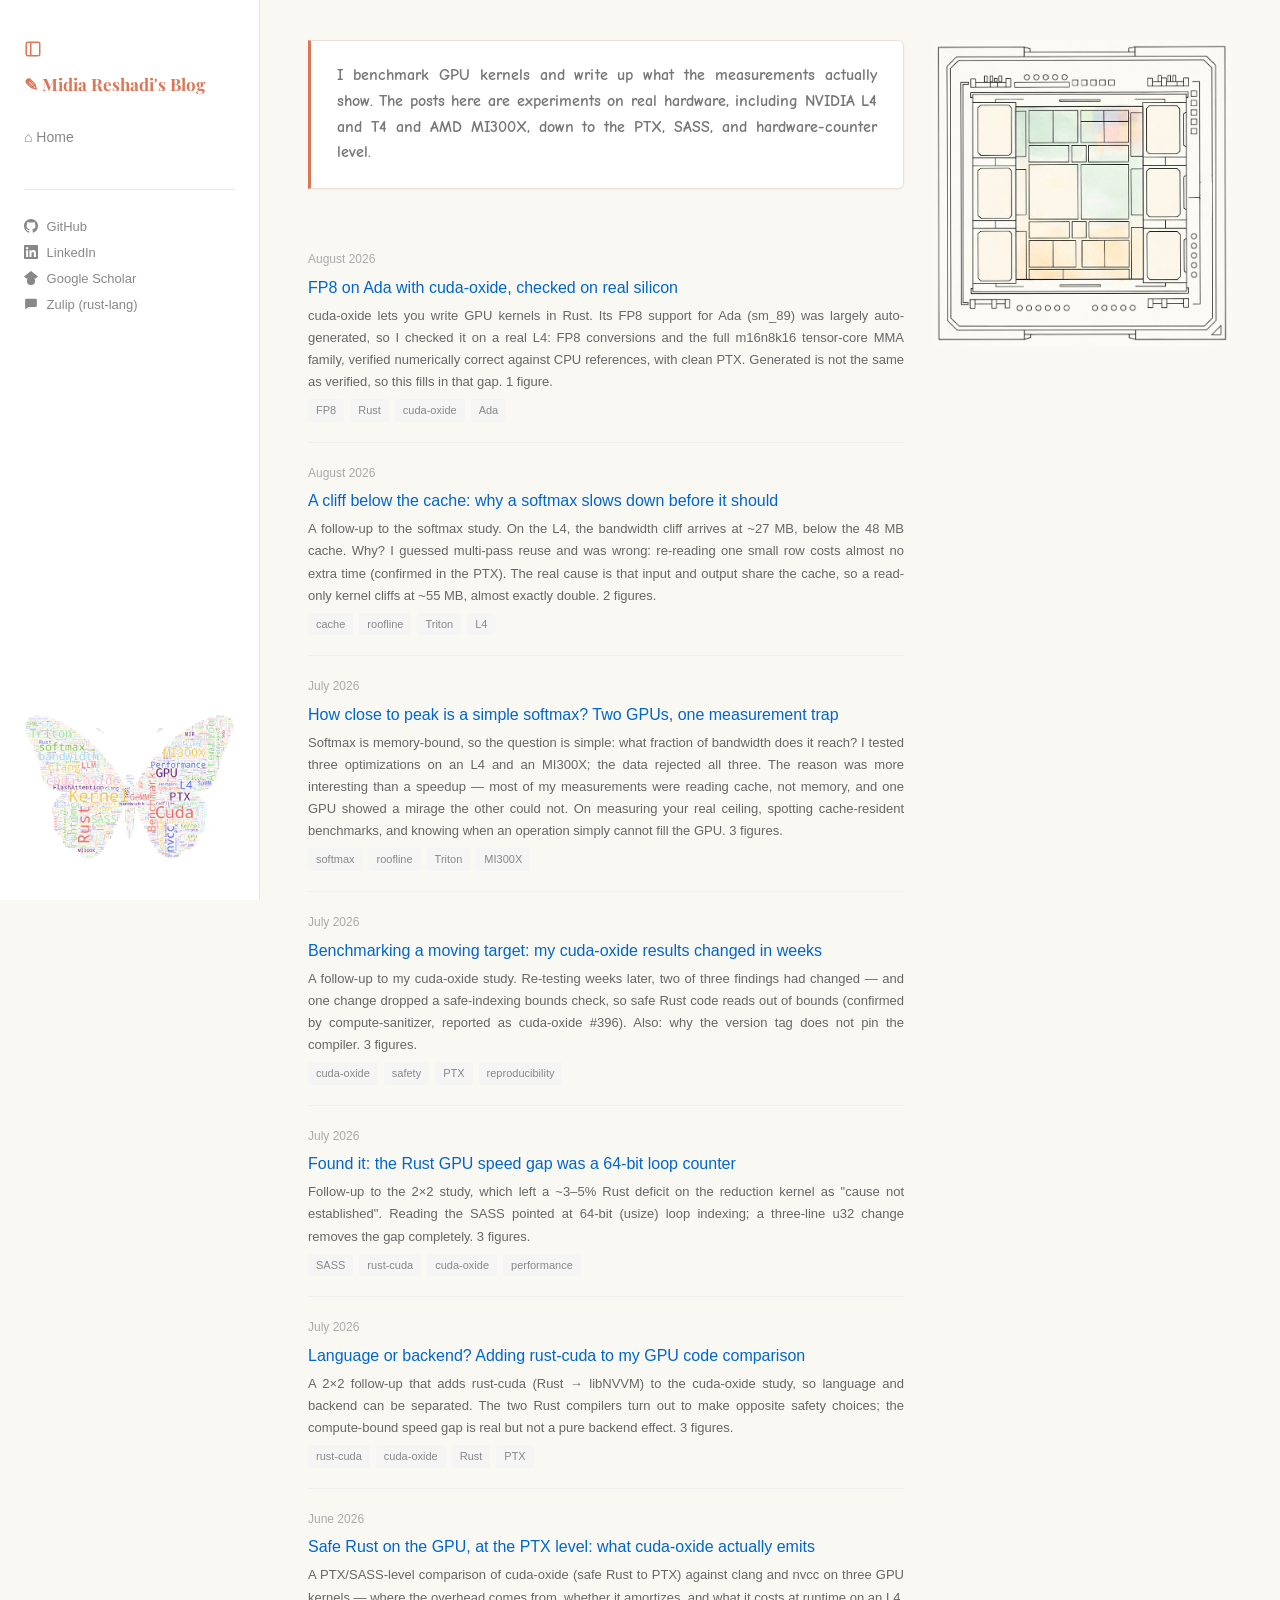
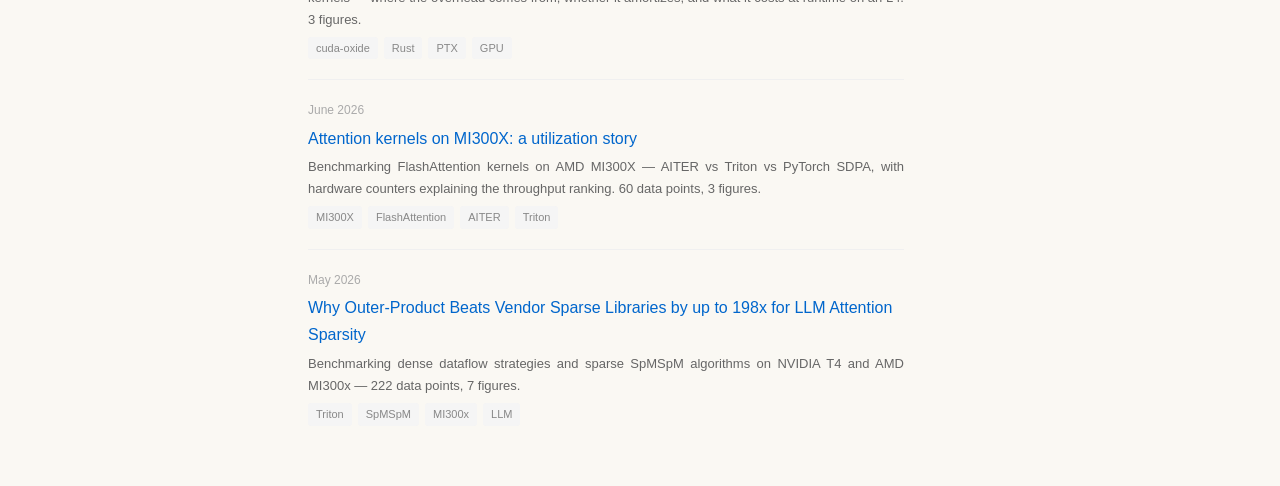
<file: index.html>
<!DOCTYPE html>
<html lang="en">
<head>
    <meta charset="UTF-8">
    <meta name="viewport" content="width=device-width, initial-scale=1.0">
    <title>Midia Reshadi — GPU kernel performance, measured</title>
    <meta name="description" content="Independent GPU kernel research. Benchmarks and low-level analysis on NVIDIA and AMD hardware, including the experiments that reject my own hypotheses.">
    <link rel="canonical" href="https://midiareshadi.github.io/">
    <meta property="og:type" content="website">
    <meta property="og:url" content="https://midiareshadi.github.io/">
    <meta property="og:title" content="Midia Reshadi — GPU kernel performance, measured">
    <meta property="og:description" content="Independent GPU kernel research. Benchmarks and low-level analysis on NVIDIA and AMD hardware, including the experiments that reject my own hypotheses.">
    <meta name="twitter:card" content="summary_large_image">
    <link rel="alternate" type="application/rss+xml" title="Midia Reshadi" href="https://midiareshadi.github.io/feed.xml">
    <link rel="preconnect" href="https://fonts.googleapis.com">
    <link rel="preconnect" href="https://fonts.gstatic.com" crossorigin>
    <link rel="stylesheet" href="css/style.css?v=13">
    <link href="https://fonts.googleapis.com/css2?family=Playfair+Display:wght@700&family=Comic+Neue:wght@700&display=swap" rel="stylesheet">
    <script defer src="js/site.js?v=13"></script>
</head>
<body class="home">
    <button id="floating-toggle" onclick="toggleSidebar()" title="Show sidebar">
        <svg width="18" height="18" viewBox="0 0 24 24" fill="none" stroke="currentColor" stroke-width="2"><rect x="3" y="3" width="18" height="18" rx="2"/><line x1="9" y1="3" x2="9" y2="21"/></svg>
    </button>
    <aside class="sidebar">
        <div class="sidebar-head">
            <button class="sidebar-toggle" onclick="toggleSidebar()" title="Toggle sidebar">
                <svg width="18" height="18" viewBox="0 0 24 24" fill="none" stroke="currentColor" stroke-width="2"><rect x="3" y="3" width="18" height="18" rx="2"/><line x1="9" y1="3" x2="9" y2="21"/></svg>
            </button>
            <p class="sidebar-brand">&#9998; Midia Reshadi's Blog</p>
        </div>
        <ul class="sidebar-nav">
            <li><a href="index.html">&#8962; Home</a></li>
        </ul>
        <div class="sidebar-links">
            <a href="https://github.com/midiareshadi" target="_blank" rel="noopener">
                <svg width="14" height="14" viewBox="0 0 24 24" fill="currentColor" class="sidebar-icon"><path d="M12 0C5.37 0 0 5.37 0 12c0 5.31 3.435 9.795 8.205 11.385.6.105.825-.255.825-.57 0-.285-.015-1.23-.015-2.235-3.015.555-3.795-.735-4.035-1.41-.135-.345-.72-1.41-1.23-1.695-.42-.225-1.02-.78-.015-.795.945-.015 1.62.87 1.845 1.23 1.08 1.815 2.805 1.305 3.495.99.105-.78.42-1.305.765-1.605-2.67-.3-5.46-1.335-5.46-5.925 0-1.305.465-2.385 1.23-3.225-.12-.3-.54-1.53.12-3.18 0 0 1.005-.315 3.3 1.23.96-.27 1.98-.405 3-.405s2.04.135 3 .405c2.295-1.56 3.3-1.23 3.3-1.23.66 1.65.24 2.88.12 3.18.765.84 1.23 1.905 1.23 3.225 0 4.605-2.805 5.625-5.475 5.925.435.375.81 1.095.81 2.22 0 1.605-.015 2.895-.015 3.3 0 .315.225.69.825.57A12.02 12.02 0 0 0 24 12c0-6.63-5.37-12-12-12z"/></svg>
                GitHub
            </a>
            <a href="https://www.linkedin.com/in/midia-reshadi/" target="_blank" rel="noopener">
                <svg width="14" height="14" viewBox="0 0 24 24" fill="currentColor" class="sidebar-icon"><path d="M20.447 20.452h-3.554v-5.569c0-1.328-.027-3.037-1.852-3.037-1.853 0-2.136 1.445-2.136 2.939v5.667H9.351V9h3.414v1.561h.046c.477-.9 1.637-1.85 3.37-1.85 3.601 0 4.267 2.37 4.267 5.455v6.286zM5.337 7.433a2.062 2.062 0 0 1-2.063-2.065 2.064 2.064 0 1 1 2.063 2.065zm1.782 13.019H3.555V9h3.564v11.452zM22.225 0H1.771C.792 0 0 .774 0 1.729v20.542C0 23.227.792 24 1.771 24h20.451C23.2 24 24 23.227 24 22.271V1.729C24 .774 23.2 0 22.222 0h.003z"/></svg>
                LinkedIn
            </a>
            <a href="https://scholar.google.com/citations?user=gVWj19kAAAAJ&hl=en" target="_blank" rel="noopener">
                <svg width="14" height="14" viewBox="0 0 24 24" fill="currentColor" class="sidebar-icon"><path d="M12 24a7 7 0 1 1 0-14 7 7 0 0 1 0 14zm0-24L0 9.5l4.838 3.94A8 8 0 0 1 12 10a8 8 0 0 1 7.162 3.44L24 9.5z"/></svg>
                Google Scholar
            </a>
            <a href="https://rust-lang.zulipchat.com/#user/818806" target="_blank" rel="noopener">
                <svg width="14" height="14" viewBox="0 0 24 24" fill="currentColor" class="sidebar-icon"><path d="M2 5a2 2 0 0 1 2-2h16a2 2 0 0 1 2 2v10a2 2 0 0 1-2 2H8l-6 4V5z"/></svg>
                Zulip (rust-lang)
            </a>
        </div>
        <div class="sidebar-figure">
            <img src="assets/figures/butterfly-tags.png" width="530" height="367"
                 alt="A butterfly made from the topics on this blog: GPU, kernel, CUDA, Triton, Rust, cuda-oxide, PTX, SASS, MI300X and more">
        </div>
    </aside>
    <main class="main">
    <p id="filter-bar"></p>
    <div class="intro-row">
      <div class="intro">
        <p>I benchmark GPU kernels and write up what the measurements actually show. The posts here are experiments on real hardware, including NVIDIA L4 and T4 and AMD MI300X, down to the PTX, SASS, and hardware-counter level.</p>
      </div>
      <img class="gpu-mark" src="assets/figures/gpu_abstract_trim.jpeg" width="725" height="739"
           alt="Abstract line drawing of a GPU die floorplan: a central compute array flanked by memory blocks">
    </div>
        <ul class="post-list">
            <li class="post-item">
                <p class="post-date">August 2026</p>
                <p class="post-title">
                    <a href="/blog/fp8-ada/">
                        FP8 on Ada with cuda-oxide, checked on real silicon
                    </a>
                </p>
                <p class="post-desc">cuda-oxide lets you write GPU kernels in Rust. Its FP8 support for Ada (sm_89) was largely auto-generated, so I checked it on a real L4: FP8 conversions and the full m16n8k16 tensor-core MMA family, verified numerically correct against CPU references, with clean PTX. Generated is not the same as verified, so this fills in that gap. 1 figure.</p>
                <div class="post-tags">
                    <span class="tag">FP8</span>
                    <span class="tag">Rust</span>
                    <span class="tag">cuda-oxide</span>
                    <span class="tag">Ada</span>
                </div>
            </li>
            <li class="post-item">
                <p class="post-date">August 2026</p>
                <p class="post-title">
                    <a href="/blog/cache-cliff/">
                        A cliff below the cache: why a softmax slows down before it should
                    </a>
                </p>
                <p class="post-desc">A follow-up to the softmax study. On the L4, the bandwidth cliff arrives at ~27 MB, below the 48 MB cache. Why? I guessed multi-pass reuse and was wrong: re-reading one small row costs almost no extra time (confirmed in the PTX). The real cause is that input and output share the cache, so a read-only kernel cliffs at ~55 MB, almost exactly double. 2 figures.</p>
                <div class="post-tags">
                    <span class="tag">cache</span>
                    <span class="tag">roofline</span>
                    <span class="tag">Triton</span>
                    <span class="tag">L4</span>
                </div>
            </li>
            <li class="post-item">
                <p class="post-date">July 2026</p>
                <p class="post-title">
                    <a href="/blog/softmax-cache-mirage/">
                        How close to peak is a simple softmax? Two GPUs, one measurement trap
                    </a>
                </p>
                <p class="post-desc">Softmax is memory-bound, so the question is simple: what fraction of bandwidth does it reach? I tested three optimizations on an L4 and an MI300X; the data rejected all three. The reason was more interesting than a speedup — most of my measurements were reading cache, not memory, and one GPU showed a mirage the other could not. On measuring your real ceiling, spotting cache-resident benchmarks, and knowing when an operation simply cannot fill the GPU. 3 figures.</p>
                <div class="post-tags">
                    <span class="tag">softmax</span>
                    <span class="tag">roofline</span>
                    <span class="tag">Triton</span>
                    <span class="tag">MI300X</span>
                </div>
            </li>
            <li class="post-item">
                <p class="post-date">July 2026</p>
                <p class="post-title">
                    <a href="/blog/oxide-moving-target/">
                        Benchmarking a moving target: my cuda-oxide results changed in weeks
                    </a>
                </p>
                <p class="post-desc">A follow-up to my cuda-oxide study. Re-testing weeks later, two of three findings had changed — and one change dropped a safe-indexing bounds check, so safe Rust code reads out of bounds (confirmed by compute-sanitizer, reported as cuda-oxide #396). Also: why the version tag does not pin the compiler. 3 figures.</p>
                <div class="post-tags">
                    <span class="tag">cuda-oxide</span>
                    <span class="tag">safety</span>
                    <span class="tag">PTX</span>
                    <span class="tag">reproducibility</span>
                </div>
            </li>
            <li class="post-item">
                <p class="post-date">July 2026</p>
                <p class="post-title">
                    <a href="/blog/reduction-gap/">
                        Found it: the Rust GPU speed gap was a 64-bit loop counter
                    </a>
                </p>
                <p class="post-desc">Follow-up to the 2×2 study, which left a ~3–5% Rust deficit on the reduction kernel as &quot;cause not established&quot;. Reading the SASS pointed at 64-bit (usize) loop indexing; a three-line u32 change removes the gap completely. 3 figures.</p>
                <div class="post-tags">
                    <span class="tag">SASS</span>
                    <span class="tag">rust-cuda</span>
                    <span class="tag">cuda-oxide</span>
                    <span class="tag">performance</span>
                </div>
            </li>
            <li class="post-item">
                <p class="post-date">July 2026</p>
                <p class="post-title">
                    <a href="/blog/rust-cuda-vs-oxide/">
                        Language or backend? Adding rust-cuda to my GPU code comparison
                    </a>
                </p>
                <p class="post-desc">A 2×2 follow-up that adds rust-cuda (Rust → libNVVM) to the cuda-oxide study, so language and backend can be separated. The two Rust compilers turn out to make opposite safety choices; the compute-bound speed gap is real but not a pure backend effect. 3 figures.</p>
                <div class="post-tags">
                    <span class="tag">rust-cuda</span>
                    <span class="tag">cuda-oxide</span>
                    <span class="tag">Rust</span>
                    <span class="tag">PTX</span>
                </div>
            </li>
            <li class="post-item">
                <p class="post-date">June 2026</p>
                <p class="post-title">
                    <a href="/blog/cuda-oxide-ptx/">
                        Safe Rust on the GPU, at the PTX level: what cuda-oxide actually emits
                    </a>
                </p>
                <p class="post-desc">A PTX/SASS-level comparison of cuda-oxide (safe Rust to PTX) against clang and nvcc on three GPU kernels — where the overhead comes from, whether it amortizes, and what it costs at runtime on an L4. 3 figures.</p>
                <div class="post-tags">
                    <span class="tag">cuda-oxide</span>
                    <span class="tag">Rust</span>
                    <span class="tag">PTX</span>
                    <span class="tag">GPU</span>
                </div>
            </li>
            <li class="post-item">
                <p class="post-date">June 2026</p>
                <p class="post-title">
                    <a href="/blog/attn-dsl-bench/">
                        Attention kernels on MI300X: a utilization story
                    </a>
                </p>
                <p class="post-desc">Benchmarking FlashAttention kernels on AMD MI300X — AITER vs Triton vs PyTorch SDPA, with hardware counters explaining the throughput ranking. 60 data points, 3 figures.</p>
                <div class="post-tags">
                    <span class="tag">MI300X</span>
                    <span class="tag">FlashAttention</span>
                    <span class="tag">AITER</span>
                    <span class="tag">Triton</span>
                </div>
            </li>
            <li class="post-item">
                <p class="post-date">May 2026</p>
                <p class="post-title">
                    <a href="/blog/spmm-benchmark/">
                        Why Outer-Product Beats Vendor Sparse Libraries by up to 198x for LLM Attention Sparsity
                    </a>
                </p>
                <p class="post-desc">Benchmarking dense dataflow strategies and sparse SpMSpM algorithms on NVIDIA T4 and AMD MI300x — 222 data points, 7 figures.</p>
                <div class="post-tags">
                    <span class="tag">Triton</span>
                    <span class="tag">SpMSpM</span>
                    <span class="tag">MI300x</span>
                    <span class="tag">LLM</span>
                </div>
            </li>
        </ul>
    </main>
</body>
</html>
</file>
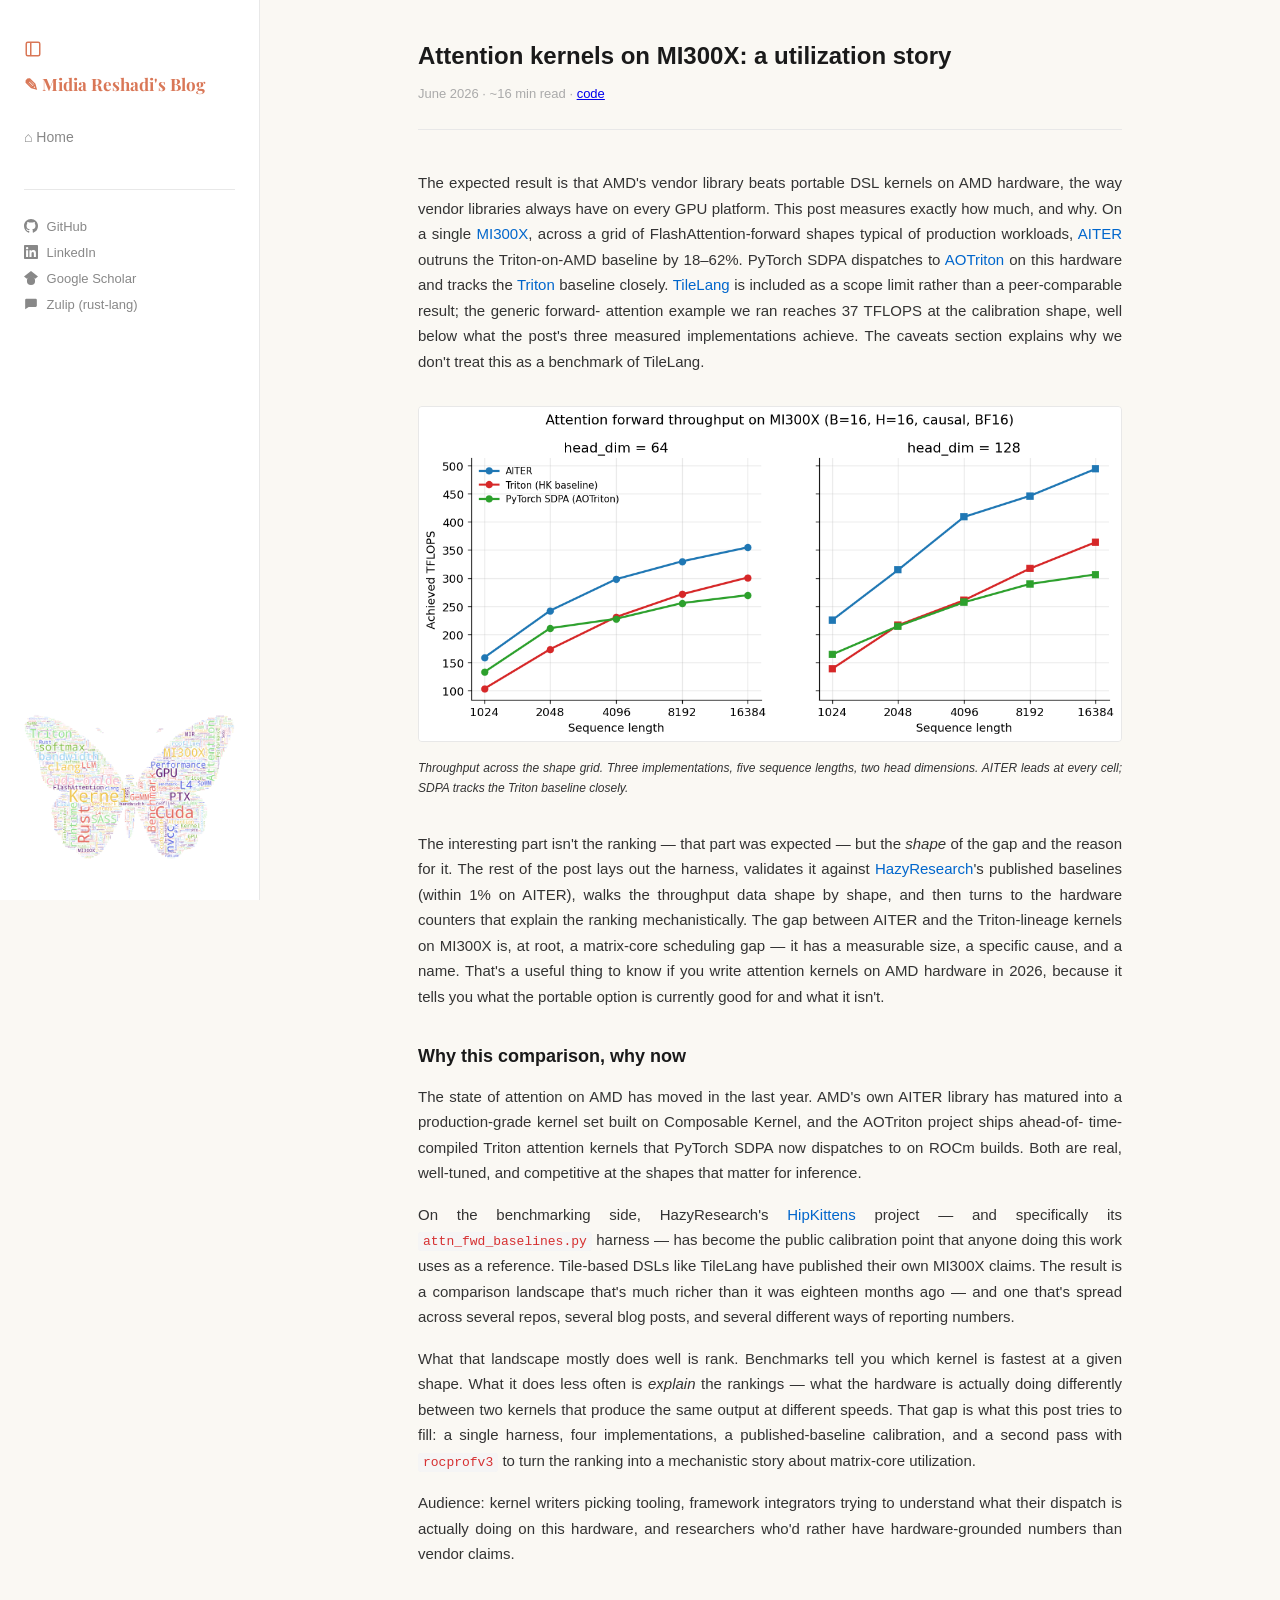
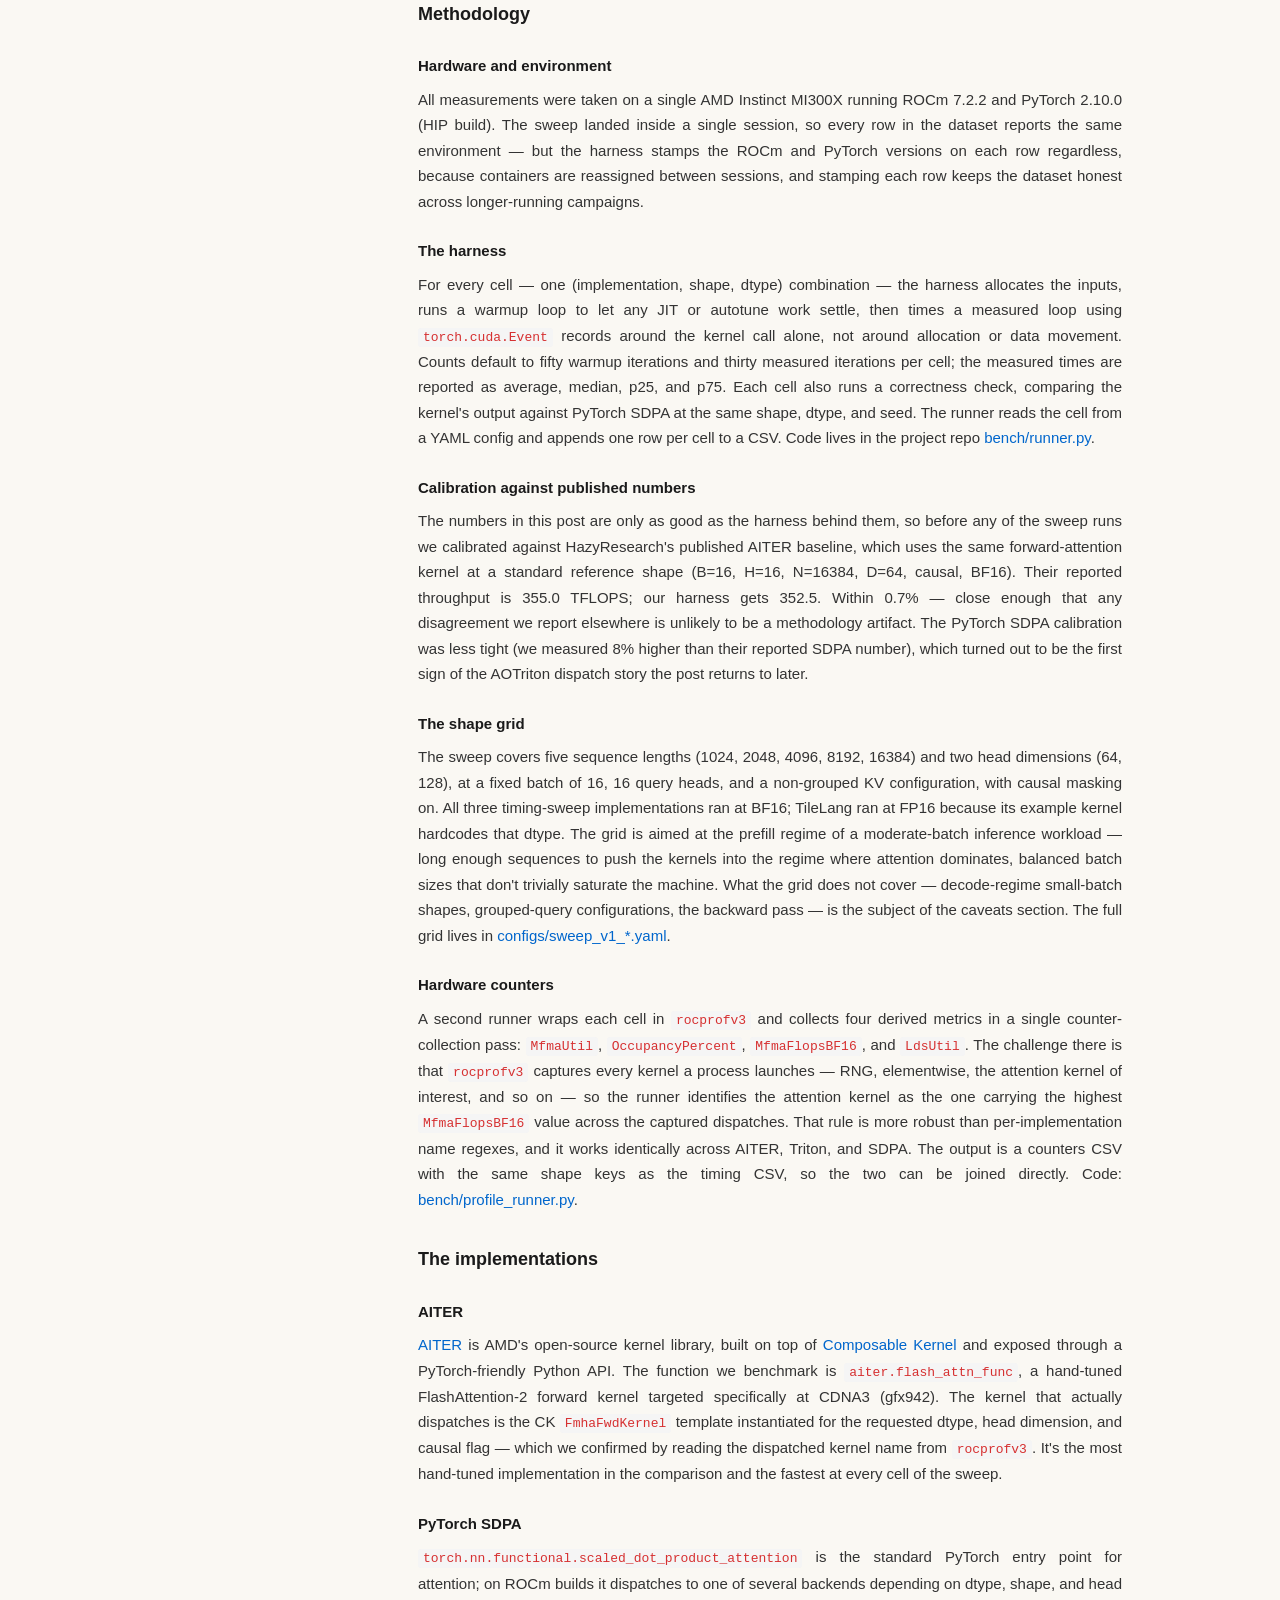
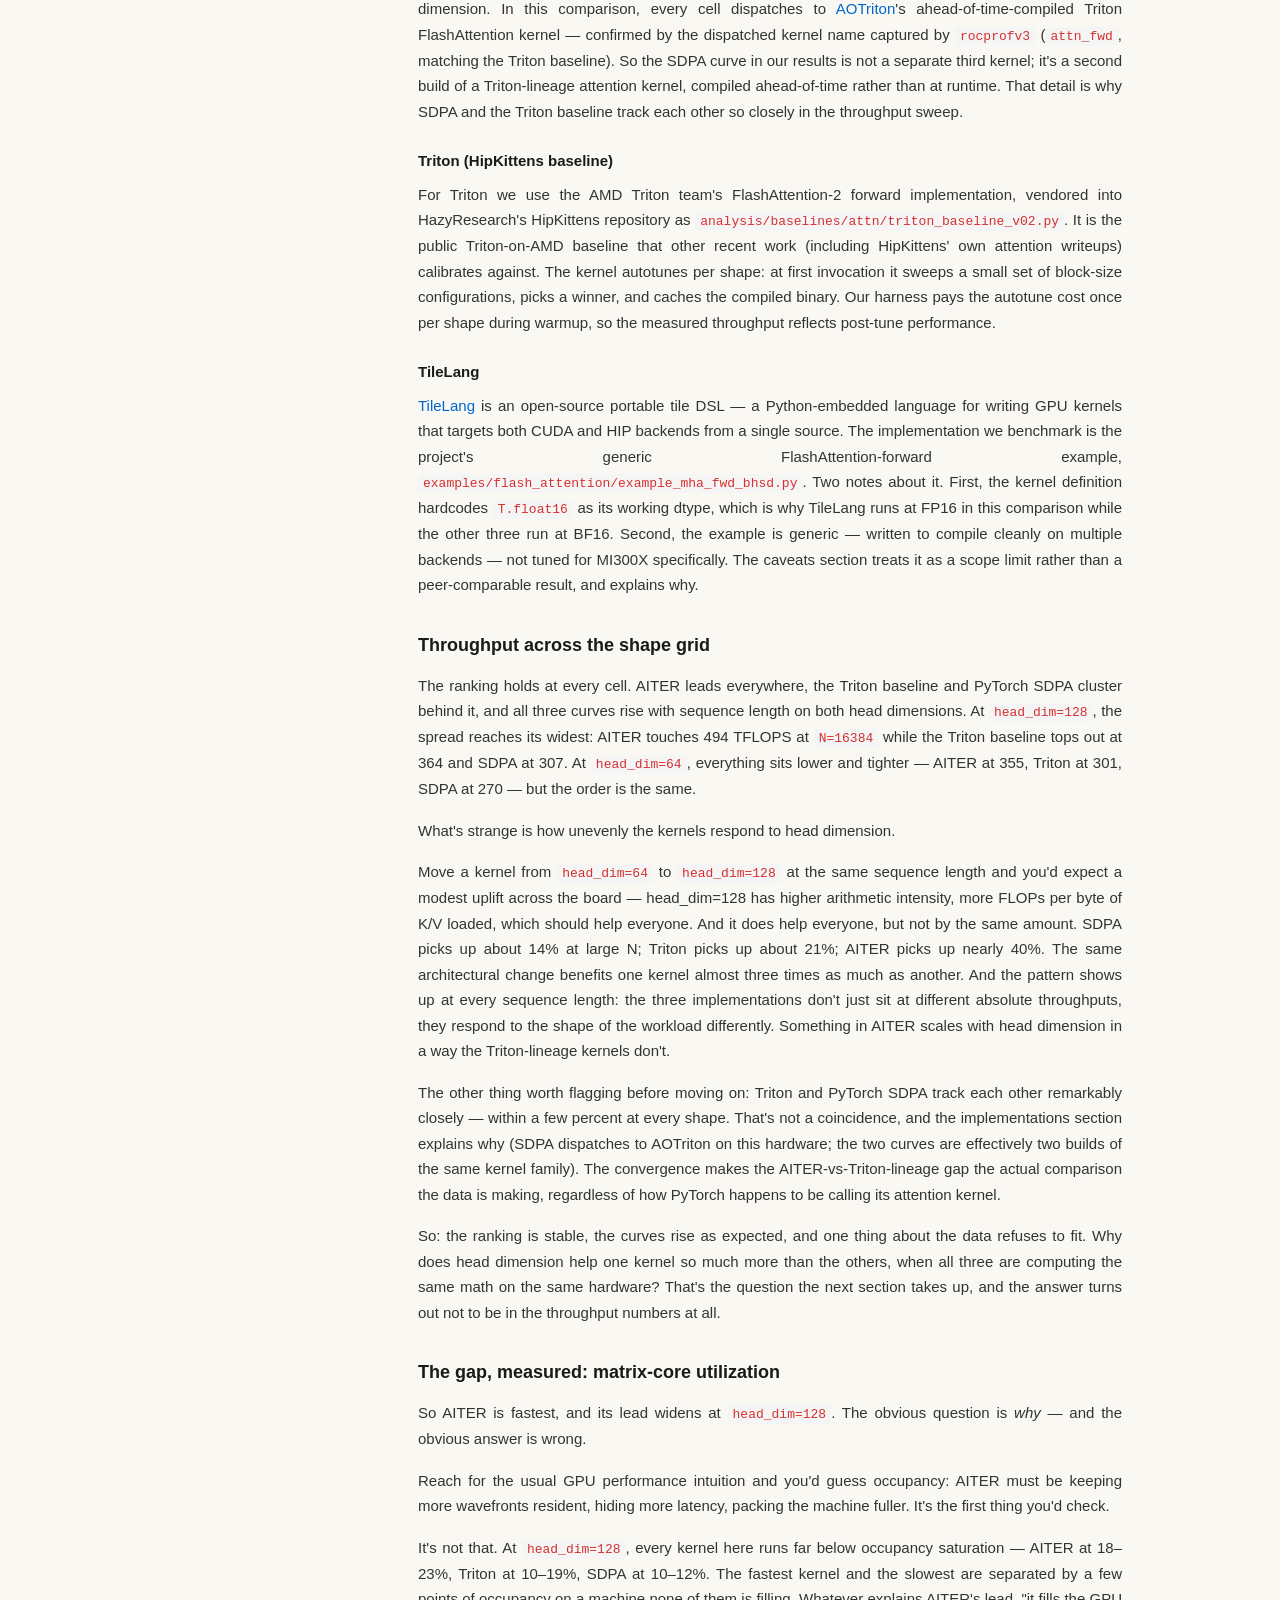
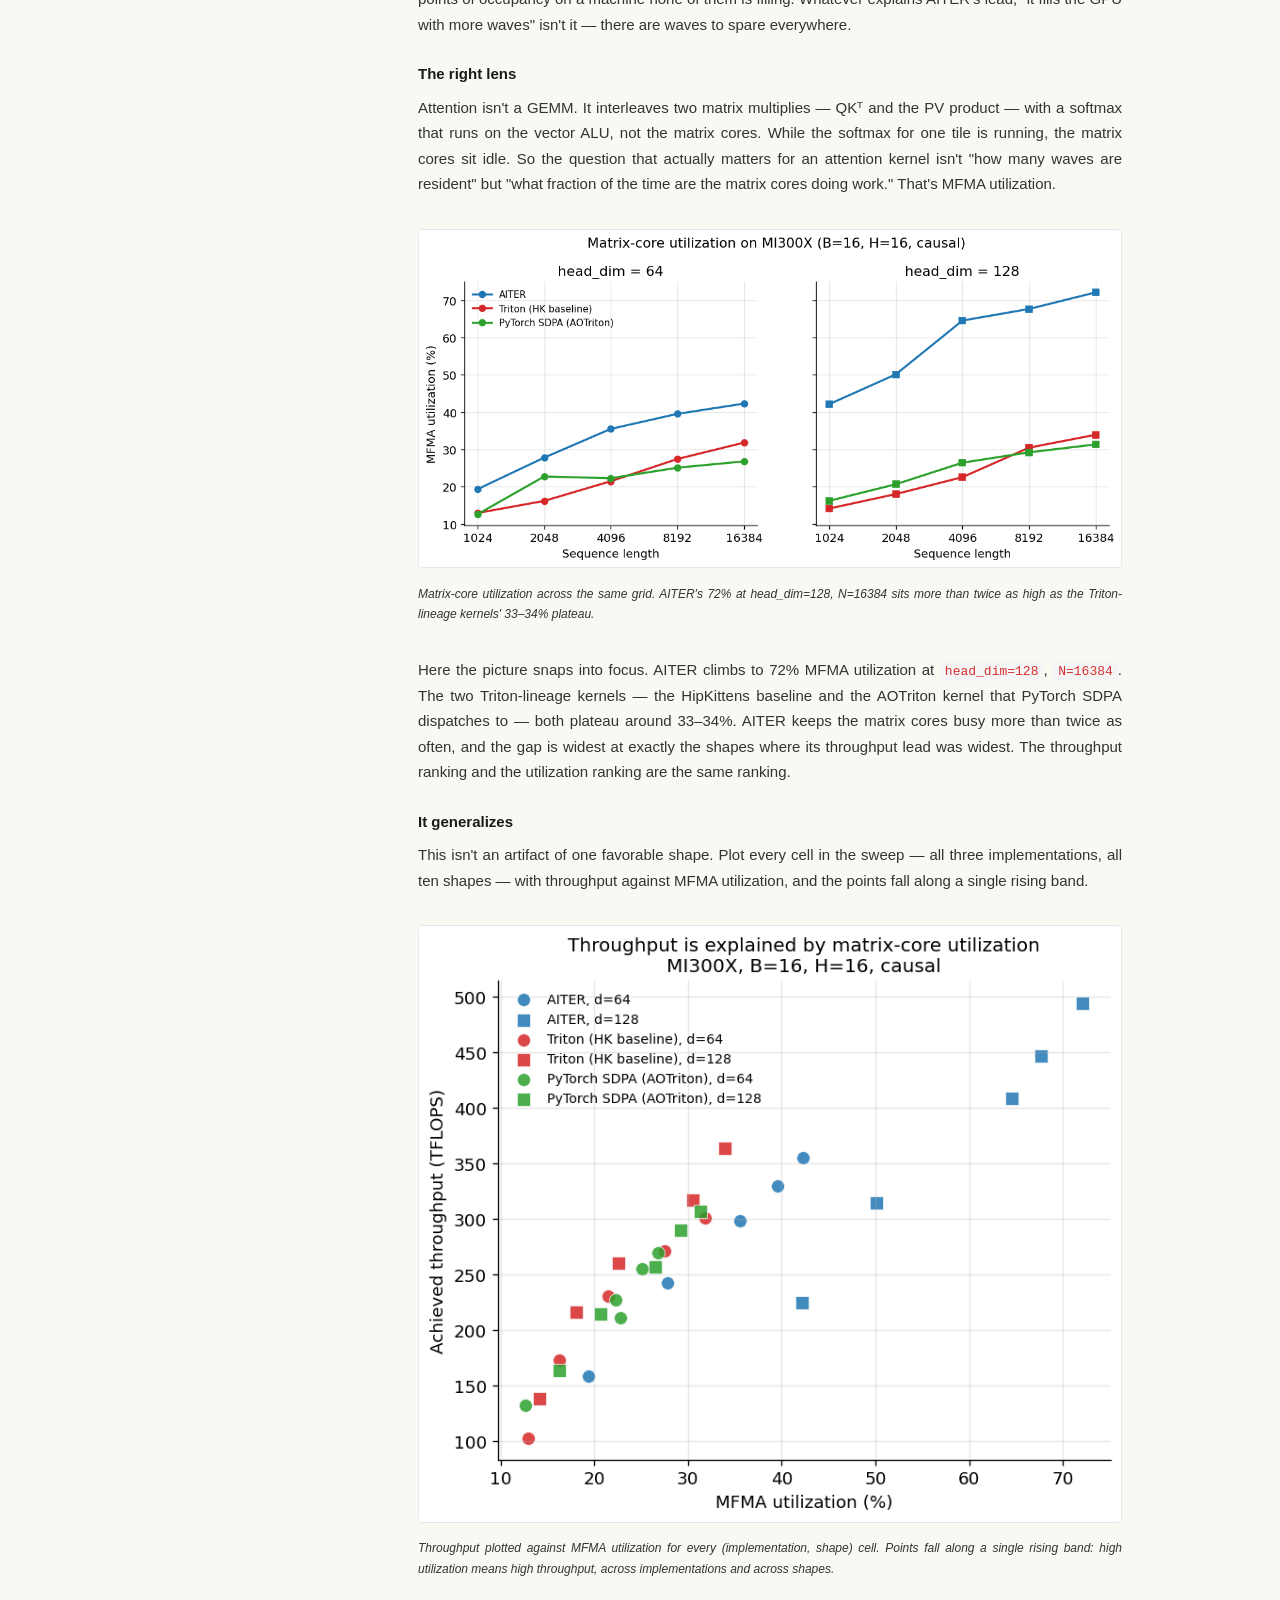
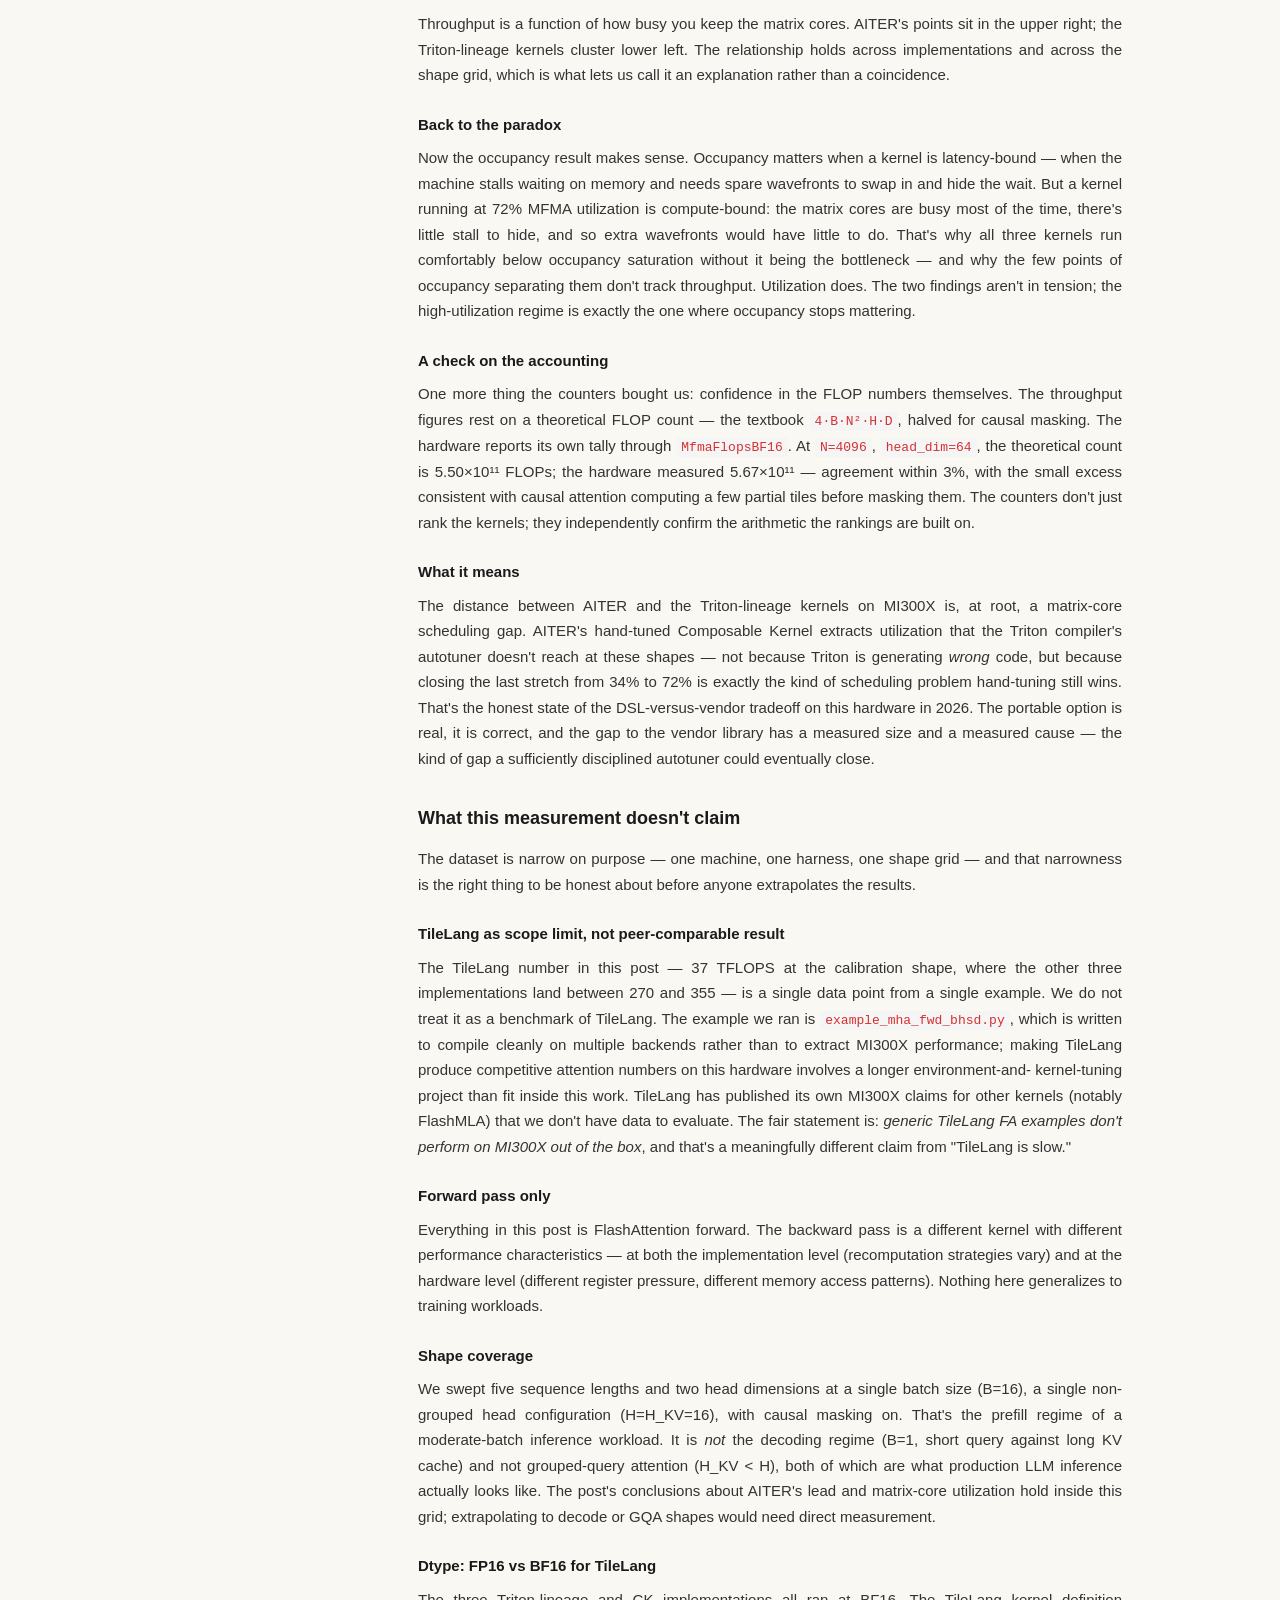
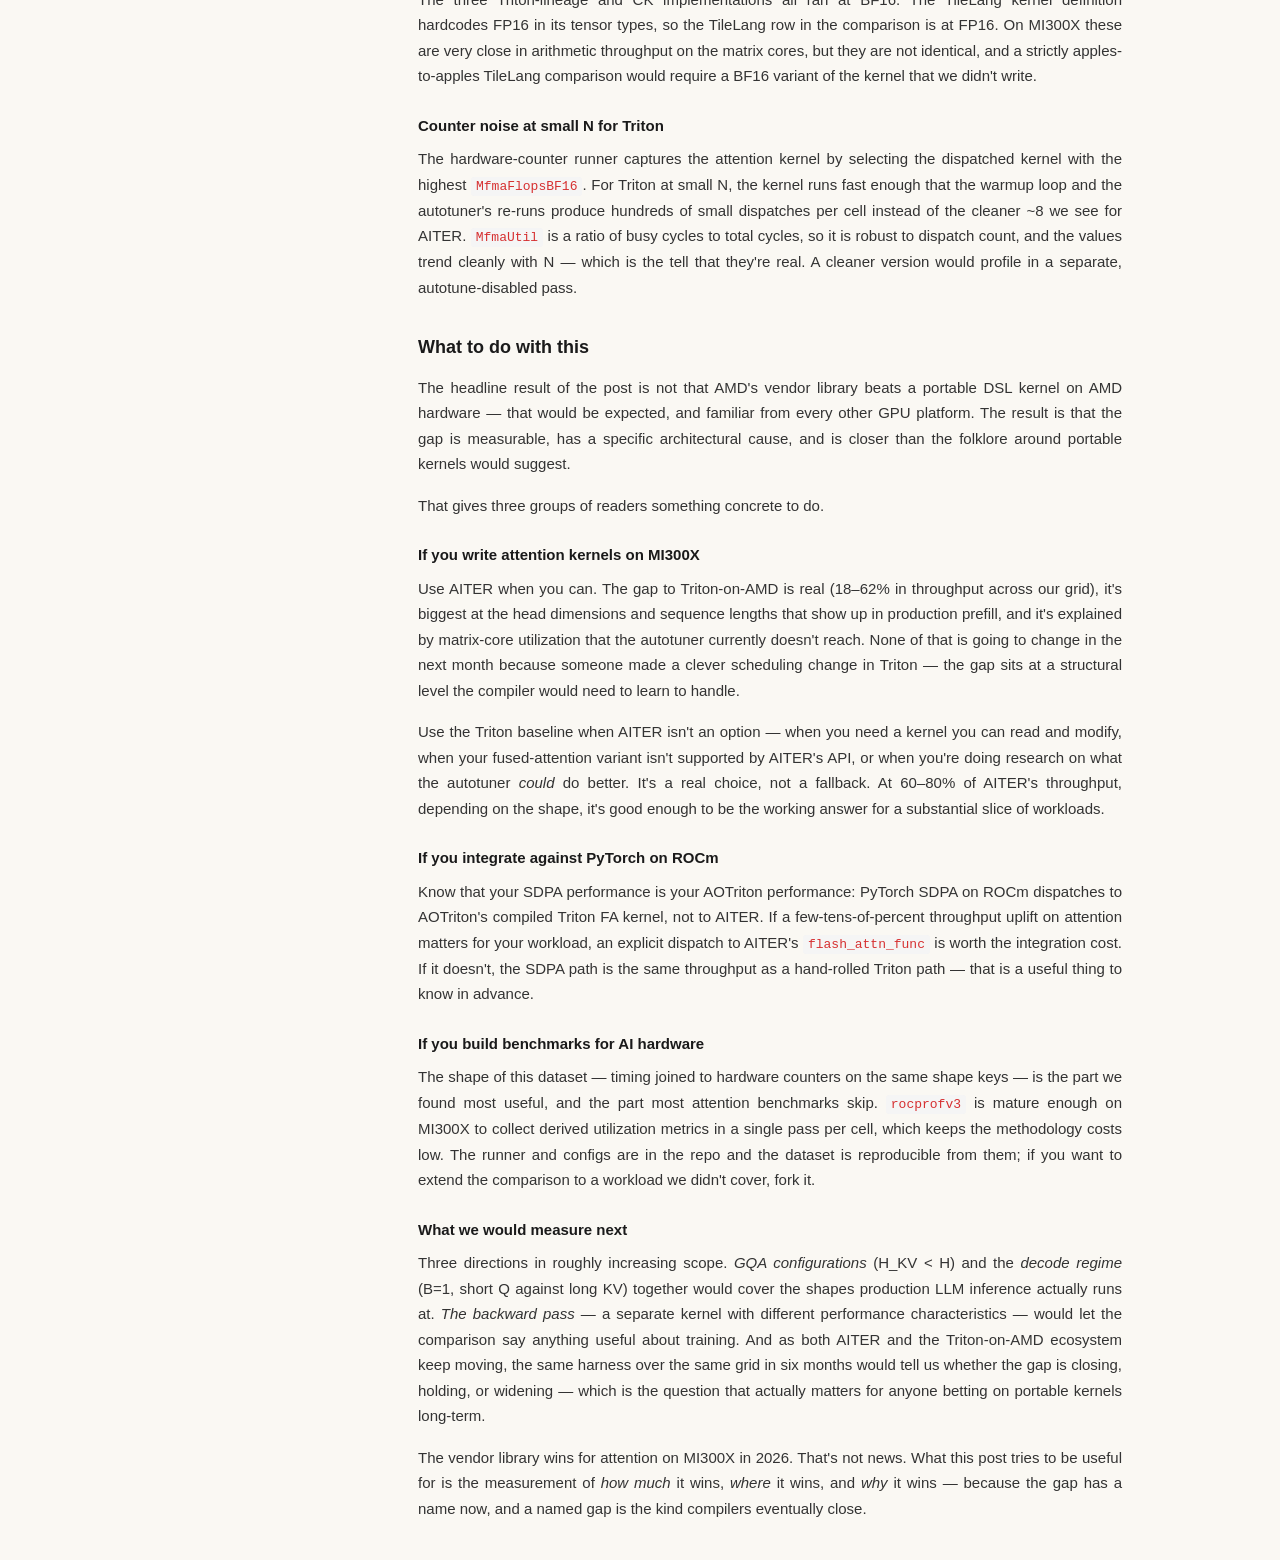
<file: blog/attn-dsl-bench/index.html>
<!DOCTYPE html>
<html lang="en">
<head>
    <meta charset="UTF-8">
    <meta name="viewport" content="width=device-width, initial-scale=1.0">
    <title>Attention kernels on MI300X: a utilization story — Midia Reshadi</title>
    <meta name="description" content="Benchmarking FlashAttention kernels on AMD MI300X — AITER vs Triton vs PyTorch SDPA, with hardware counters explaining the throughput ranking. 60 data points, 3 figures.">
    <link rel="canonical" href="https://midiareshadi.github.io/blog/attn-dsl-bench/">
    <meta property="og:type" content="article">
    <meta property="og:url" content="https://midiareshadi.github.io/blog/attn-dsl-bench/">
    <meta property="og:title" content="Attention kernels on MI300X: a utilization story — Midia Reshadi">
    <meta property="og:description" content="Benchmarking FlashAttention kernels on AMD MI300X — AITER vs Triton vs PyTorch SDPA, with hardware counters explaining the throughput ranking. 60 data points, 3 figures.">
    <meta name="twitter:card" content="summary_large_image">
    <link rel="alternate" type="application/rss+xml" title="Midia Reshadi" href="https://midiareshadi.github.io/feed.xml">
    <link rel="preconnect" href="https://fonts.googleapis.com">
    <link rel="preconnect" href="https://fonts.gstatic.com" crossorigin>
    <link rel="stylesheet" href="../../css/style.css?v=13">
    <link href="https://fonts.googleapis.com/css2?family=Playfair+Display:wght@700&family=Comic+Neue:wght@700&display=swap" rel="stylesheet">
    <script defer src="../../js/site.js?v=13"></script>
</head>
<body>
    <button id="floating-toggle" onclick="toggleSidebar()" title="Show sidebar">
        <svg width="18" height="18" viewBox="0 0 24 24" fill="none" stroke="currentColor" stroke-width="2"><rect x="3" y="3" width="18" height="18" rx="2"/><line x1="9" y1="3" x2="9" y2="21"/></svg>
    </button>
    <aside class="sidebar">
        <div class="sidebar-head">
            <button class="sidebar-toggle" onclick="toggleSidebar()" title="Toggle sidebar">
                <svg width="18" height="18" viewBox="0 0 24 24" fill="none" stroke="currentColor" stroke-width="2"><rect x="3" y="3" width="18" height="18" rx="2"/><line x1="9" y1="3" x2="9" y2="21"/></svg>
            </button>
            <p class="sidebar-brand">&#9998; Midia Reshadi's Blog</p>
        </div>
        <ul class="sidebar-nav">
            <li><a href="../../index.html">&#8962; Home</a></li>
        </ul>
        <div class="sidebar-links">
            <a href="https://github.com/midiareshadi" target="_blank" rel="noopener">
                <svg width="14" height="14" viewBox="0 0 24 24" fill="currentColor" class="sidebar-icon"><path d="M12 0C5.37 0 0 5.37 0 12c0 5.31 3.435 9.795 8.205 11.385.6.105.825-.255.825-.57 0-.285-.015-1.23-.015-2.235-3.015.555-3.795-.735-4.035-1.41-.135-.345-.72-1.41-1.23-1.695-.42-.225-1.02-.78-.015-.795.945-.015 1.62.87 1.845 1.23 1.08 1.815 2.805 1.305 3.495.99.105-.78.42-1.305.765-1.605-2.67-.3-5.46-1.335-5.46-5.925 0-1.305.465-2.385 1.23-3.225-.12-.3-.54-1.53.12-3.18 0 0 1.005-.315 3.3 1.23.96-.27 1.98-.405 3-.405s2.04.135 3 .405c2.295-1.56 3.3-1.23 3.3-1.23.66 1.65.24 2.88.12 3.18.765.84 1.23 1.905 1.23 3.225 0 4.605-2.805 5.625-5.475 5.925.435.375.81 1.095.81 2.22 0 1.605-.015 2.895-.015 3.3 0 .315.225.69.825.57A12.02 12.02 0 0 0 24 12c0-6.63-5.37-12-12-12z"/></svg>
                GitHub
            </a>
            <a href="https://www.linkedin.com/in/midia-reshadi/" target="_blank" rel="noopener">
                <svg width="14" height="14" viewBox="0 0 24 24" fill="currentColor" class="sidebar-icon"><path d="M20.447 20.452h-3.554v-5.569c0-1.328-.027-3.037-1.852-3.037-1.853 0-2.136 1.445-2.136 2.939v5.667H9.351V9h3.414v1.561h.046c.477-.9 1.637-1.85 3.37-1.85 3.601 0 4.267 2.37 4.267 5.455v6.286zM5.337 7.433a2.062 2.062 0 0 1-2.063-2.065 2.064 2.064 0 1 1 2.063 2.065zm1.782 13.019H3.555V9h3.564v11.452zM22.225 0H1.771C.792 0 0 .774 0 1.729v20.542C0 23.227.792 24 1.771 24h20.451C23.2 24 24 23.227 24 22.271V1.729C24 .774 23.2 0 22.222 0h.003z"/></svg>
                LinkedIn
            </a>
            <a href="https://scholar.google.com/citations?user=gVWj19kAAAAJ&hl=en" target="_blank" rel="noopener">
                <svg width="14" height="14" viewBox="0 0 24 24" fill="currentColor" class="sidebar-icon"><path d="M12 24a7 7 0 1 1 0-14 7 7 0 0 1 0 14zm0-24L0 9.5l4.838 3.94A8 8 0 0 1 12 10a8 8 0 0 1 7.162 3.44L24 9.5z"/></svg>
                Google Scholar
            </a>
            <a href="https://rust-lang.zulipchat.com/#user/818806" target="_blank" rel="noopener">
                <svg width="14" height="14" viewBox="0 0 24 24" fill="currentColor" class="sidebar-icon"><path d="M2 5a2 2 0 0 1 2-2h16a2 2 0 0 1 2 2v10a2 2 0 0 1-2 2H8l-6 4V5z"/></svg>
                Zulip (rust-lang)
            </a>
        </div>
        <div class="sidebar-figure">
            <img src="../../assets/figures/butterfly-tags.png" width="530" height="367"
                 alt="A butterfly made from the topics on this blog: GPU, kernel, CUDA, Triton, Rust, cuda-oxide, PTX, SASS, MI300X and more">
        </div>
    </aside>
    <main class="main">
        <article>
            <header class="post-header">
                <h1>Attention kernels on MI300X: a utilization story</h1>
                <p class="post-meta">June 2026 &middot; ~16 min read &middot; <a href="https://github.com/midiareshadi/attn-dsl-bench" target="_blank" rel="noopener">code</a></p>
            </header>
            <div class="post-content">
<p>The expected result is that AMD's vendor library beats portable
DSL kernels on AMD hardware, the way vendor libraries always have on
every GPU platform. This post measures exactly how much, and why.
On a single <a href="https://www.amd.com/en/products/accelerators/instinct/mi300/mi300x.html">MI300X</a>, across a grid of FlashAttention-forward shapes
typical of production workloads, <a href="https://github.com/ROCm/aiter">AITER</a> outruns the Triton-on-AMD
baseline by 18–62%. PyTorch SDPA dispatches to <a href="https://github.com/ROCm/aotriton">AOTriton</a> on this
hardware and tracks the <a href="https://github.com/triton-lang/triton">Triton</a> baseline closely. <a href="https://github.com/tile-ai/tilelang">TileLang</a> is included as a scope
limit rather than a peer-comparable result; the generic forward-
attention example we ran reaches 37 TFLOPS at the calibration shape,
well below what the post's three measured implementations achieve.
The caveats section explains why we don't treat this as a benchmark of
TileLang.</p>
<div class="figure">
    <img src="../../assets/figures/throughput_vs_seqlen.png" alt="Attention forward-pass throughput vs sequence length on MI300X, faceted by head dimension">
    <p class="figure-caption">Throughput across the shape grid. Three implementations, five sequence lengths, two head dimensions. AITER leads at every cell; SDPA tracks the Triton baseline closely.</p>
</div>
<p>The interesting part isn't the ranking — that part was expected — but
the <em>shape</em> of the gap and the reason for it. The rest of the post
lays out the harness, validates it against <a href="https://hazyresearch.stanford.edu/">HazyResearch</a>'s published
baselines (within 1% on AITER), walks the throughput data shape by
shape, and then turns to the hardware counters that explain the
ranking mechanistically. The gap between AITER and the Triton-lineage
kernels on MI300X is, at root, a matrix-core scheduling gap — it has
a measurable size, a specific cause, and a name. That's a useful
thing to know if you write attention kernels on AMD hardware in 2026,
because it tells you what the portable option is currently good for
and what it isn't.</p>
<h2>Why this comparison, why now</h2>
<p>The state of attention on AMD has moved in the last year. AMD's own
AITER library has matured into a
production-grade kernel set built on Composable Kernel, and the
AOTriton project ships ahead-of-
time-compiled Triton attention kernels that PyTorch SDPA now dispatches
to on ROCm builds. Both are real, well-tuned, and competitive at the
shapes that matter for inference.</p>
<p>On the benchmarking side, HazyResearch's
<a href="https://github.com/HazyResearch/HipKittens">HipKittens</a> project — and
specifically its <code>attn_fwd_baselines.py</code> harness — has become the
public calibration point that anyone doing this work uses as a
reference. Tile-based DSLs like TileLang have published their own
MI300X claims. The result is a comparison landscape that's much richer
than it was eighteen months ago — and one that's spread across several
repos, several blog posts, and several different ways of reporting
numbers.</p>
<p>What that landscape mostly does well is rank. Benchmarks tell you
which kernel is fastest at a given shape. What it does less often is
<em>explain</em> the rankings — what the hardware is actually doing
differently between two kernels that produce the same output at
different speeds. That gap is what this post tries to fill: a single
harness, four implementations, a published-baseline calibration, and a
second pass with <a href="https://rocm.docs.amd.com/projects/rocprofiler-sdk/en/latest/"><code>rocprofv3</code></a> to turn the ranking into a mechanistic
story about matrix-core utilization.</p>
<p>Audience: kernel writers picking tooling, framework integrators
trying to understand what their dispatch is actually doing on this
hardware, and researchers who'd rather have hardware-grounded numbers
than vendor claims.</p>
<h2>Methodology</h2>
<h3>Hardware and environment</h3>
<p>All measurements were taken on a single AMD Instinct MI300X running
ROCm 7.2.2 and PyTorch 2.10.0
(HIP build). The sweep landed inside a single session, so every row
in the dataset reports the same environment — but the harness stamps
the ROCm and PyTorch versions on each row regardless, because containers are reassigned
between sessions, and stamping each row keeps the dataset honest
across longer-running campaigns.</p>
<h3>The harness</h3>
<p>For every cell — one (implementation, shape, dtype) combination — the
harness allocates the inputs, runs a warmup loop to let any JIT or
autotune work settle, then times a measured loop using
<code>torch.cuda.Event</code> records around the kernel call alone, not around
allocation or data movement. Counts default to fifty warmup iterations
and thirty measured iterations per cell; the measured times are
reported as average, median, p25, and p75. Each cell also runs a
correctness check, comparing the kernel's output against PyTorch SDPA
at the same shape, dtype, and seed. The runner reads the cell from a
YAML config and appends one row per cell to a CSV. Code lives in the
project repo <a href="https://github.com/midiareshadi/attn-dsl-bench/blob/main/bench/runner.py">bench/runner.py</a>.</p>
<h3>Calibration against published numbers</h3>
<p>The numbers in this post are only as good as the harness behind them,
so before any of the sweep runs we calibrated against HazyResearch's
published AITER baseline, which uses the same forward-attention kernel
at a standard reference shape (B=16, H=16, N=16384, D=64, causal,
BF16). Their reported throughput is 355.0 TFLOPS; our harness gets
352.5. Within 0.7% — close enough that any disagreement we report
elsewhere is unlikely to be a methodology artifact. The PyTorch SDPA
calibration was less tight (we measured 8% higher than their reported
SDPA number), which turned out to be the first sign of the AOTriton
dispatch story the post returns to later.</p>
<h3>The shape grid</h3>
<p>The sweep covers five sequence lengths (1024, 2048, 4096, 8192, 16384)
and two head dimensions (64, 128), at a fixed batch of 16, 16 query
heads, and a non-grouped KV configuration, with causal masking on. All
three timing-sweep implementations ran at BF16; TileLang ran at FP16
because its example kernel hardcodes that dtype. The grid is aimed at
the prefill regime of a moderate-batch inference workload — long
enough sequences to push the kernels into the regime where attention
dominates, balanced batch sizes that don't trivially saturate the
machine. What the grid does not cover — decode-regime small-batch
shapes, grouped-query configurations, the backward pass — is the
subject of the caveats section. The full grid lives in
<a href="https://github.com/midiareshadi/attn-dsl-bench/tree/main/configs">configs/sweep_v1_*.yaml</a>.</p>
<h3>Hardware counters</h3>
<p>A second runner wraps each cell in <code>rocprofv3</code> and collects four
derived metrics in a single counter-collection pass:
<code>MfmaUtil</code>, <code>OccupancyPercent</code>, <code>MfmaFlopsBF16</code>, and <code>LdsUtil</code>. The
challenge there is that <code>rocprofv3</code> captures every kernel a process
launches — RNG, elementwise, the attention kernel of interest, and so
on — so the runner identifies the attention kernel as the one carrying
the highest <code>MfmaFlopsBF16</code> value across the captured dispatches. That
rule is more robust than per-implementation name regexes, and it works
identically across AITER, Triton, and SDPA. The output is a counters
CSV with the same shape keys as the timing CSV, so the two can be
joined directly. Code: <a href="https://github.com/midiareshadi/attn-dsl-bench/blob/main/bench/profile_runner.py">bench/profile_runner.py</a>.</p>
<h2>The implementations</h2>
<h3>AITER</h3>
<p><a href="https://github.com/ROCm/aiter">AITER</a> is AMD's open-source kernel
library, built on top of
<a href="https://github.com/ROCm/composable_kernel">Composable Kernel</a> and
exposed through a PyTorch-friendly Python API. The function we
benchmark is <code>aiter.flash_attn_func</code>, a hand-tuned FlashAttention-2
forward kernel targeted specifically at CDNA3 (gfx942). The kernel
that actually dispatches is the CK <code>FmhaFwdKernel</code> template instantiated
for the requested dtype, head dimension, and causal flag — which we
confirmed by reading the dispatched kernel name from <code>rocprofv3</code>. It's
the most hand-tuned implementation in the comparison and the fastest at
every cell of the sweep.</p>
<h3>PyTorch SDPA</h3>
<p><code>torch.nn.functional.scaled_dot_product_attention</code> is the standard
PyTorch entry point for attention; on ROCm builds it dispatches to one
of several backends depending on dtype, shape, and head dimension. In
this comparison, every cell dispatches to
<a href="https://github.com/ROCm/aotriton">AOTriton</a>'s ahead-of-time-compiled
Triton FlashAttention kernel — confirmed by the dispatched kernel name
captured by <code>rocprofv3</code> (<code>attn_fwd</code>, matching the Triton baseline). So
the SDPA curve in our results is not a separate third kernel; it's a
second build of a Triton-lineage attention kernel, compiled
ahead-of-time rather than at runtime. That detail is why SDPA and the
Triton baseline track each other so closely in the throughput sweep.</p>
<h3>Triton (HipKittens baseline)</h3>
<p>For Triton we use the AMD Triton team's FlashAttention-2 forward
implementation, vendored into HazyResearch's HipKittens repository as
<code>analysis/baselines/attn/triton_baseline_v02.py</code>. It is the public
Triton-on-AMD baseline that other recent work (including HipKittens'
own attention writeups) calibrates against. The kernel autotunes per
shape: at first invocation it sweeps a small set of block-size
configurations, picks a winner, and caches the compiled binary. Our
harness pays the autotune cost once per shape during warmup, so the
measured throughput reflects post-tune performance.</p>
<h3>TileLang</h3>
<p><a href="https://github.com/tile-ai/tilelang">TileLang</a> is an open-source
portable tile DSL — a Python-embedded language for writing GPU kernels
that targets both CUDA and HIP backends from a single source.
The implementation we benchmark is the project's generic
FlashAttention-forward example, <code>examples/flash_attention/example_mha_fwd_bhsd.py</code>.
Two notes about it. First, the kernel definition hardcodes <code>T.float16</code>
as its working dtype, which is why TileLang runs at FP16 in this
comparison while the other three run at BF16. Second, the example is
generic — written to compile cleanly on multiple backends — not tuned
for MI300X specifically. The caveats section treats it as a scope limit rather
than a peer-comparable result, and explains why.</p>
<h2>Throughput across the shape grid</h2>
<p>The ranking holds at every cell. AITER leads everywhere, the Triton
baseline and PyTorch SDPA cluster behind it, and all three curves rise
with sequence length on both head dimensions. At <code>head_dim=128</code>, the
spread reaches its widest: AITER touches 494 TFLOPS at <code>N=16384</code> while
the Triton baseline tops out at 364 and SDPA at 307. At <code>head_dim=64</code>,
everything sits lower and tighter — AITER at 355, Triton at 301, SDPA
at 270 — but the order is the same.</p>
<p>What's strange is how unevenly the kernels respond to head dimension.</p>
<p>Move a kernel from <code>head_dim=64</code> to <code>head_dim=128</code> at the same sequence
length and you'd expect a modest uplift across the board — head_dim=128
has higher arithmetic intensity, more FLOPs per byte of K/V loaded,
which should help everyone. And it does help everyone, but not by the
same amount. SDPA picks up about 14% at large N; Triton picks up about
21%; AITER picks up nearly 40%. The same architectural change benefits
one kernel almost three times as much as another. And the pattern
shows up at every sequence length: the three implementations don't
just sit at different absolute throughputs, they respond to the shape
of the workload differently. Something in AITER scales with head
dimension in a way the Triton-lineage kernels don't.</p>
<p>The other thing worth flagging before moving on: Triton and PyTorch
SDPA track each other remarkably closely — within a few percent at
every shape. That's not a coincidence, and the implementations section explains why
(SDPA dispatches to AOTriton on this hardware; the two curves are
effectively two builds of the same kernel family). The convergence
makes the AITER-vs-Triton-lineage gap the actual comparison the
data is making, regardless of how PyTorch happens to be calling its
attention kernel.</p>
<p>So: the ranking is stable, the curves rise as expected, and one
thing about the data refuses to fit. Why does head dimension help
one kernel so much more than the others, when all three are computing
the same math on the same hardware? That's the question the next
section takes up, and the answer turns out not to be in the throughput
numbers at all.</p>
<h2>The gap, measured: matrix-core utilization</h2>
<p>So AITER is fastest, and its lead widens at <code>head_dim=128</code>. The obvious
question is <em>why</em> — and the obvious answer is wrong.</p>
<p>Reach for the usual GPU performance intuition and you'd guess occupancy:
AITER must be keeping more wavefronts resident, hiding more latency,
packing the machine fuller. It's the first thing you'd check.</p>
<p>It's not that. At <code>head_dim=128</code>, every kernel here runs far below
occupancy saturation — AITER at 18–23%, Triton at 10–19%, SDPA at
10–12%. The fastest kernel and the slowest are separated by a few points
of occupancy on a machine none of them is filling. Whatever explains
AITER's lead, "it fills the GPU with more waves" isn't it — there are
waves to spare everywhere.</p>
<h3>The right lens</h3>
<p>Attention isn't a GEMM. It interleaves two matrix multiplies — QKᵀ and
the PV product — with a softmax that runs on the vector ALU, not the
matrix cores. While the softmax for one tile is running, the matrix
cores sit idle. So the question that actually matters for an
attention kernel isn't "how many waves are resident" but "what fraction
of the time are the matrix cores doing work." That's MFMA utilization.</p>
<div class="figure">
    <img src="../../assets/figures/mfma_util_vs_seqlen.png" alt="MFMA matrix-core utilization vs sequence length on MI300X, faceted by head dimension">
    <p class="figure-caption">Matrix-core utilization across the same grid. AITER's 72% at head_dim=128, N=16384 sits more than twice as high as the Triton-lineage kernels' 33–34% plateau.</p>
</div>
<p>Here the picture snaps into focus. AITER climbs to 72% MFMA utilization
at <code>head_dim=128</code>, <code>N=16384</code>. The two Triton-lineage kernels — the
HipKittens baseline and the AOTriton kernel that PyTorch SDPA dispatches
to — both plateau around 33–34%. AITER keeps the matrix cores busy more
than twice as often, and the gap is widest at exactly the shapes where
its throughput lead was widest. The throughput ranking and the
utilization ranking are the same ranking.</p>
<h3>It generalizes</h3>
<p>This isn't an artifact of one favorable shape. Plot every cell in the
sweep — all three implementations, all ten shapes — with throughput
against MFMA utilization, and the points fall along a single rising
band.</p>
<div class="figure">
    <img src="../../assets/figures/throughput_vs_mfma.png" alt="Throughput versus MFMA utilization scatter across all 30 measured cells">
    <p class="figure-caption">Throughput plotted against MFMA utilization for every (implementation, shape) cell. Points fall along a single rising band: high utilization means high throughput, across implementations and across shapes.</p>
</div>
<p>Throughput is a function of how busy you keep the matrix cores. AITER's
points sit in the upper right; the Triton-lineage kernels cluster lower
left. The relationship holds across implementations and across the shape
grid, which is what lets us call it an explanation rather than a
coincidence.</p>
<h3>Back to the paradox</h3>
<p>Now the occupancy result makes sense. Occupancy matters when a kernel
is latency-bound — when the machine stalls waiting on memory and needs
spare wavefronts to swap in and hide the wait. But a kernel running at
72% MFMA utilization is compute-bound: the matrix cores are busy most of
the time, there's little stall to hide, and so extra wavefronts would
have little to do. That's why all three kernels run comfortably below
occupancy saturation without it being the bottleneck — and why the few
points of occupancy separating them don't track throughput. Utilization
does. The two findings aren't in tension; the high-utilization regime is
exactly the one where occupancy stops mattering.</p>
<h3>A check on the accounting</h3>
<p>One more thing the counters bought us: confidence in the FLOP numbers
themselves. The throughput figures rest on a theoretical FLOP count —
the textbook <code>4·B·N²·H·D</code>, halved for causal masking. The hardware
reports its own tally through <code>MfmaFlopsBF16</code>. At <code>N=4096</code>, <code>head_dim=64</code>,
the theoretical count is 5.50×10¹¹ FLOPs; the hardware measured
5.67×10¹¹ — agreement within 3%, with the small excess consistent with
causal attention computing a few partial tiles before masking them. The
counters don't just rank the kernels; they independently confirm the
arithmetic the rankings are built on.</p>
<h3>What it means</h3>
<p>The distance between AITER and the Triton-lineage kernels on MI300X is,
at root, a matrix-core scheduling gap. AITER's hand-tuned Composable
Kernel extracts utilization that the Triton compiler's autotuner doesn't
reach at these shapes — not because Triton is generating <em>wrong</em> code,
but because closing the last stretch from 34% to 72% is exactly the kind
of scheduling problem hand-tuning still wins. That's the honest state of
the DSL-versus-vendor tradeoff on this hardware in 2026. The portable
option is real, it is correct, and the gap to the vendor library has a
measured size and a measured cause — the kind of gap a sufficiently
disciplined autotuner could eventually close.</p>
<h2>What this measurement doesn't claim</h2>
<p>The dataset is narrow on purpose — one machine, one harness, one shape
grid — and that narrowness is the right thing to be honest about
before anyone extrapolates the results.</p>
<h3>TileLang as scope limit, not peer-comparable result</h3>
<p>The TileLang number in this post — 37 TFLOPS at the calibration shape,
where the other three implementations land between 270 and 355 — is
a single data point from a single example. We do not treat it as a
benchmark of TileLang. The example we ran is <code>example_mha_fwd_bhsd.py</code>,
which is written to compile cleanly on multiple backends rather than
to extract MI300X performance; making TileLang produce competitive
attention numbers on this hardware involves a longer environment-and-
kernel-tuning project than fit inside this work. TileLang has
published its own MI300X claims for other kernels (notably FlashMLA)
that we don't have data to evaluate. The fair statement is: <em>generic
TileLang FA examples don't perform on MI300X out of the box</em>, and
that's a meaningfully different claim from "TileLang is slow."</p>
<h3>Forward pass only</h3>
<p>Everything in this post is FlashAttention forward. The backward pass
is a different kernel with different performance characteristics — at
both the implementation level (recomputation strategies vary) and at
the hardware level (different register pressure, different memory
access patterns). Nothing here generalizes to training workloads.</p>
<h3>Shape coverage</h3>
<p>We swept five sequence lengths and two head dimensions at a single
batch size (B=16), a single non-grouped head configuration (H=H_KV=16),
with causal masking on. That's the prefill regime of a moderate-batch
inference workload. It is <em>not</em> the decoding regime (B=1, short query
against long KV cache) and not grouped-query attention (H_KV &lt; H),
both of which are what production LLM inference actually looks like.
The post's conclusions about AITER's lead and matrix-core utilization
hold inside this grid; extrapolating to decode or GQA shapes would
need direct measurement.</p>
<h3>Dtype: FP16 vs BF16 for TileLang</h3>
<p>The three Triton-lineage and CK implementations all ran at BF16. The
TileLang kernel definition hardcodes FP16 in its tensor types, so the
TileLang row in the comparison is at FP16. On MI300X these are very
close in arithmetic throughput on the matrix cores, but they are not
identical, and a strictly apples-to-apples TileLang comparison would
require a BF16 variant of the kernel that we didn't write.</p>
<h3>Counter noise at small N for Triton</h3>
<p>The hardware-counter runner captures the attention kernel by selecting
the dispatched kernel with the highest <code>MfmaFlopsBF16</code>. For Triton at
small N, the kernel runs fast enough that the warmup loop and the
autotuner's re-runs produce hundreds of small dispatches per cell
instead of the cleaner ~8 we see for AITER. <code>MfmaUtil</code> is a ratio of
busy cycles to total cycles, so it is robust to dispatch count, and
the values trend cleanly with N — which is the tell that they're
real. A cleaner version would profile in a separate, autotune-disabled
pass.</p>
<h2>What to do with this</h2>
<p>The headline result of the post is not that AMD's vendor library beats
a portable DSL kernel on AMD hardware — that would be expected, and
familiar from every other GPU platform. The result is that the gap is
measurable, has a specific architectural cause, and is closer than the
folklore around portable kernels would suggest.</p>
<p>That gives three groups of readers something concrete to do.</p>
<h3>If you write attention kernels on MI300X</h3>
<p>Use AITER when you can. The gap to Triton-on-AMD is real (18–62% in
throughput across our grid), it's biggest at the head dimensions and
sequence lengths that show up in production prefill, and it's
explained by matrix-core utilization that the autotuner currently
doesn't reach. None of that is going to change in the next month
because someone made a clever scheduling change in Triton — the gap
sits at a structural level the compiler would need to learn to handle.</p>
<p>Use the Triton baseline when AITER isn't an option — when you need a
kernel you can read and modify, when your fused-attention variant
isn't supported by AITER's API, or when you're doing research on what
the autotuner <em>could</em> do better. It's a real choice, not a fallback.
At 60–80% of AITER's throughput, depending on the shape, it's good
enough to be the working answer for a substantial slice of workloads.</p>
<h3>If you integrate against PyTorch on ROCm</h3>
<p>Know that your SDPA performance is your AOTriton performance: PyTorch
SDPA on ROCm dispatches to AOTriton's compiled Triton FA kernel, not
to AITER. If a few-tens-of-percent throughput uplift on attention
matters for your workload, an explicit dispatch to AITER's
<code>flash_attn_func</code> is worth the integration cost. If it doesn't, the
SDPA path is the same throughput as a hand-rolled Triton path — that
is a useful thing to know in advance.</p>
<h3>If you build benchmarks for AI hardware</h3>
<p>The shape of this dataset — timing joined to hardware counters on the
same shape keys — is the part we found most useful, and the part most
attention benchmarks skip. <code>rocprofv3</code> is mature enough on MI300X to
collect derived utilization metrics in a single pass per cell, which
keeps the methodology costs low. The runner and configs are in the
repo and the dataset is reproducible from them; if you want to extend
the comparison to a workload we didn't cover, fork it.</p>
<h3>What we would measure next</h3>
<p>Three directions in roughly increasing scope. <em>GQA configurations</em>
(H_KV &lt; H) and the <em>decode regime</em> (B=1, short Q against long KV)
together would cover the shapes production LLM inference actually
runs at. <em>The backward pass</em> — a separate kernel with different
performance characteristics — would let the comparison say anything
useful about training. And as both AITER and the Triton-on-AMD
ecosystem keep moving, the same harness over the same grid in six
months would tell us whether the gap is closing, holding, or
widening — which is the question that actually matters for anyone
betting on portable kernels long-term.</p>
<p>The vendor library wins for attention on MI300X in 2026. That's not
news. What this post tries to be useful for is the measurement of
<em>how much</em> it wins, <em>where</em> it wins, and <em>why</em> it wins — because
the gap has a name now, and a named gap is the kind compilers
eventually close.</p>
            </div>
        </article>
    </main>
</body>
</html>
</file>
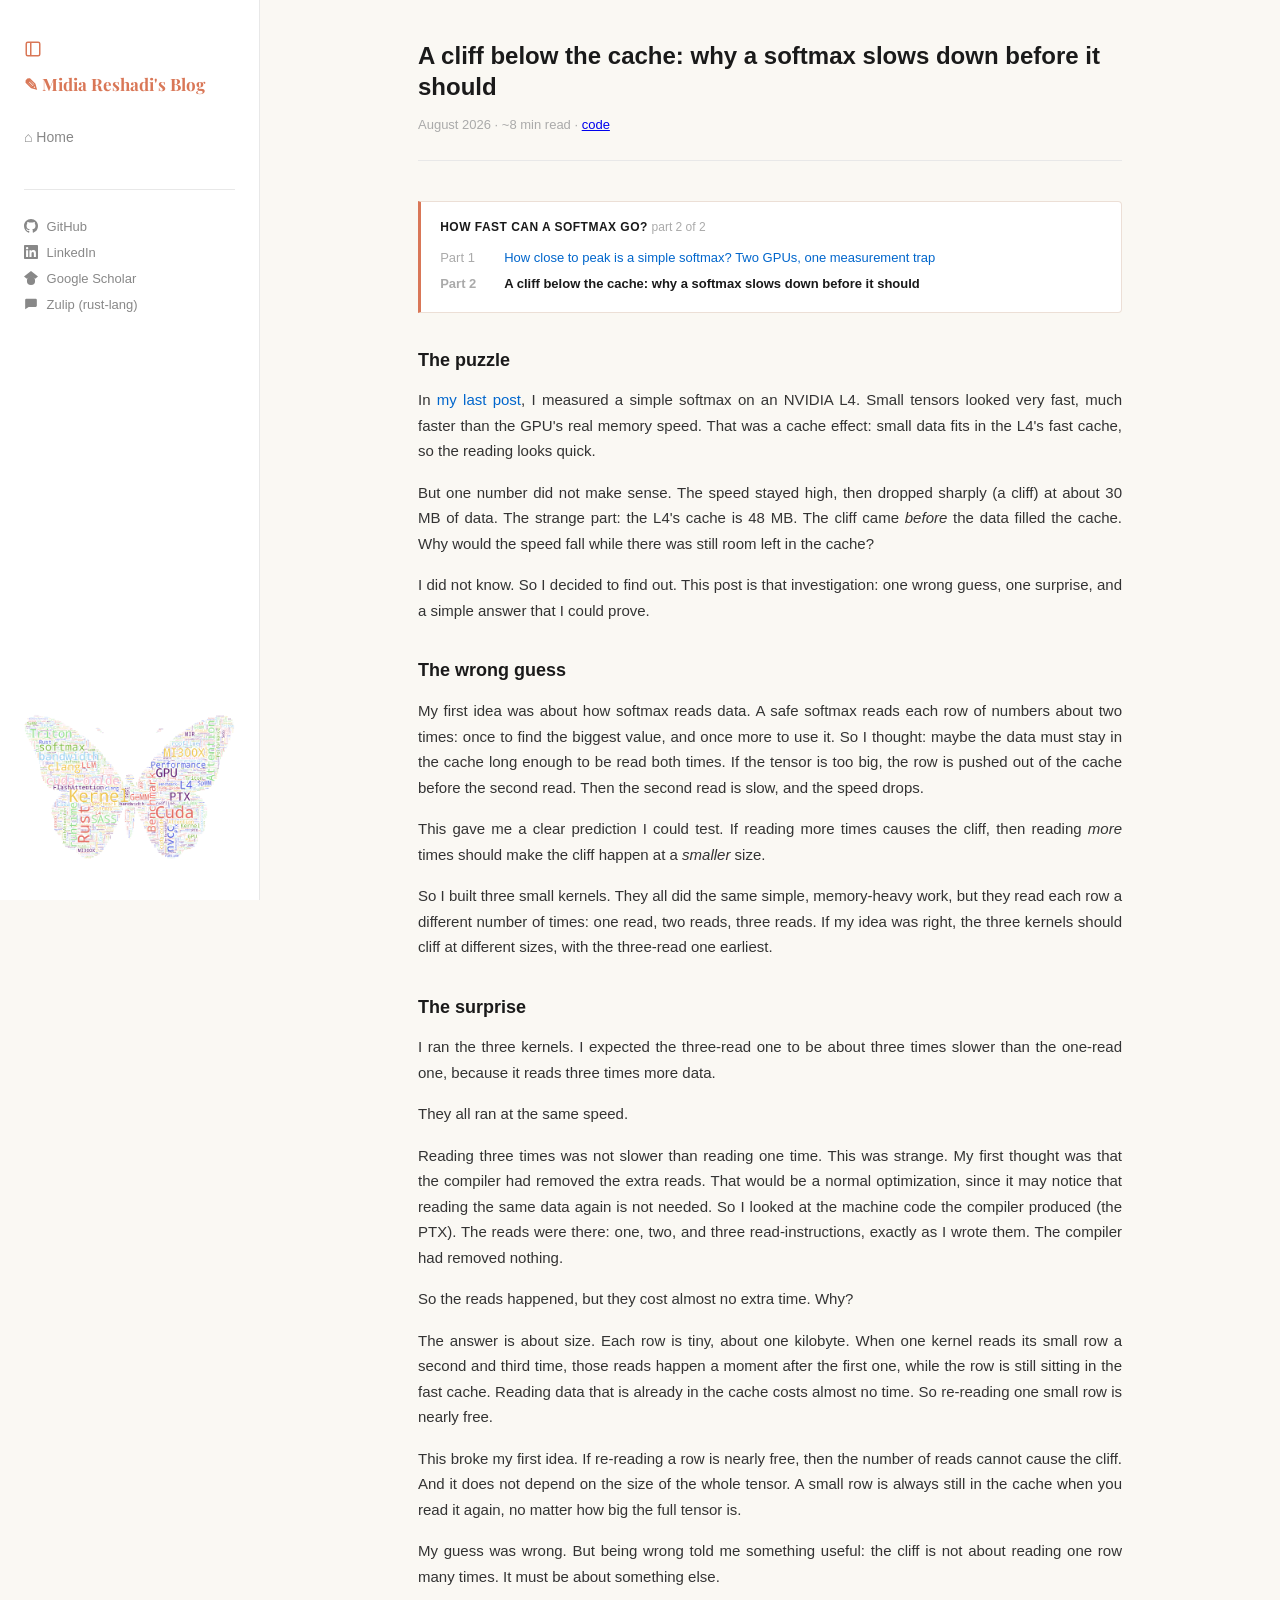
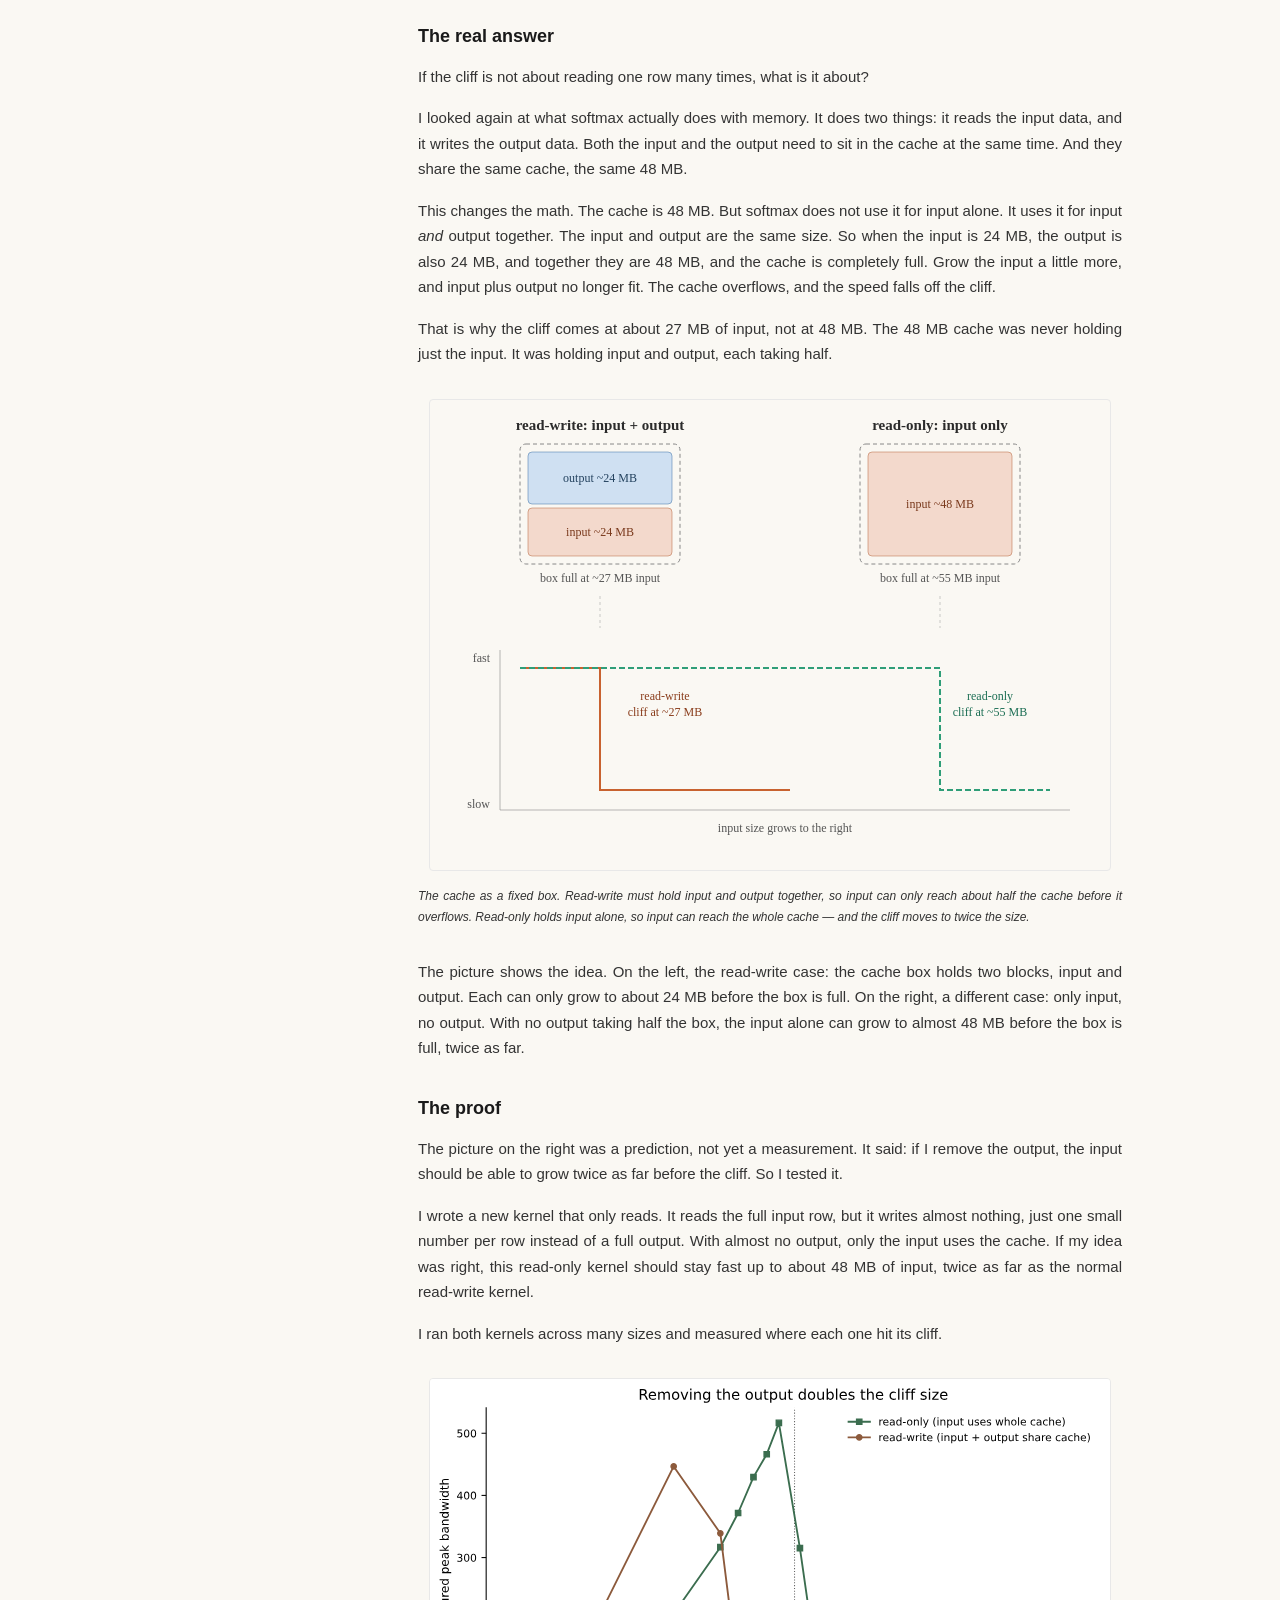
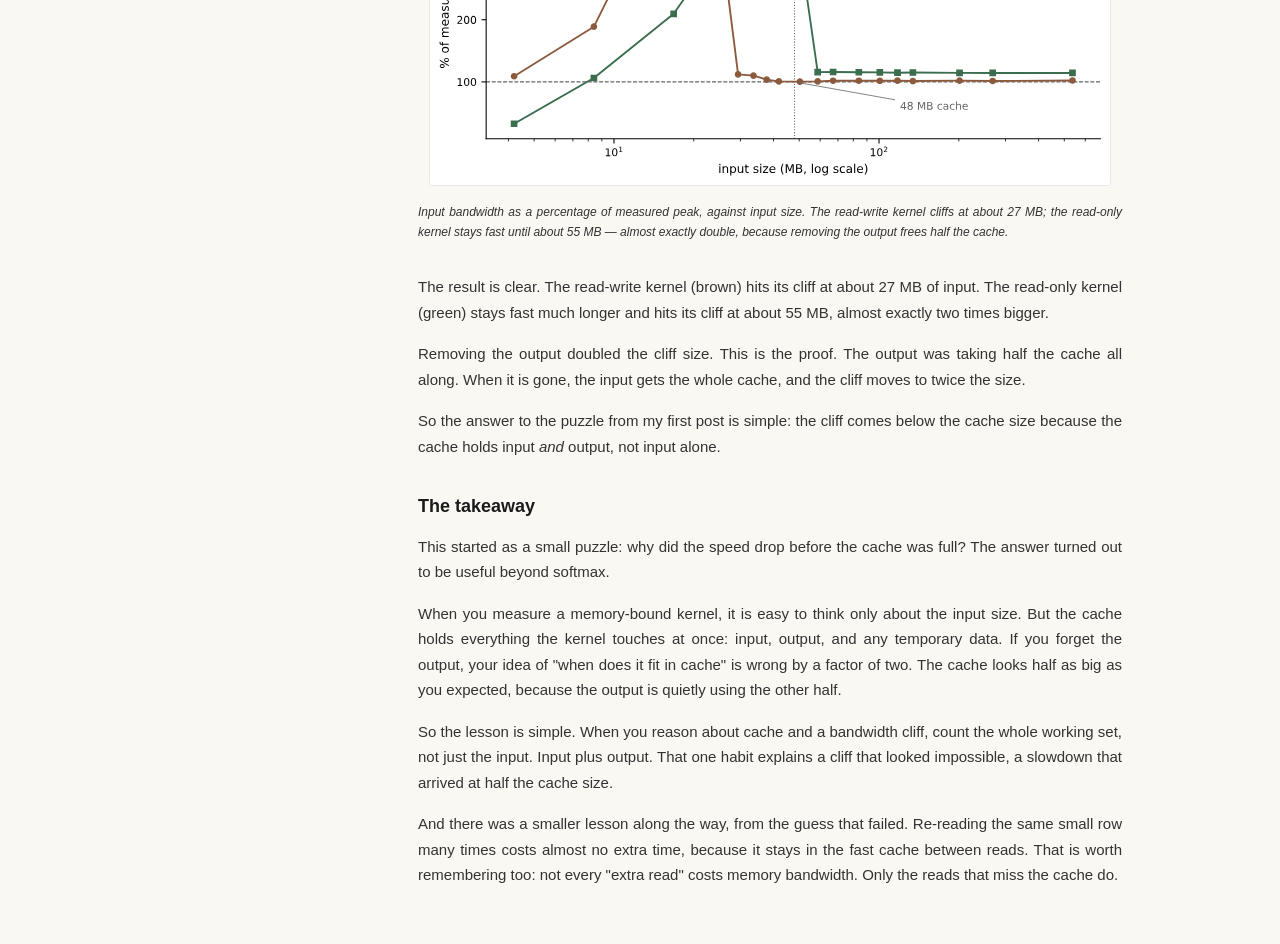
<file: blog/cache-cliff/index.html>
<!DOCTYPE html>
<html lang="en">
<head>
    <meta charset="UTF-8">
    <meta name="viewport" content="width=device-width, initial-scale=1.0">
    <title>A cliff below the cache: why a softmax slows down before it should — Midia Reshadi</title>
    <meta name="description" content="A follow-up to the softmax study. On the L4, the bandwidth cliff arrives at ~27 MB, below the 48 MB cache. Why? I guessed multi-pass reuse and was wrong: re-reading one small row costs almost no extra time (confirmed in the PTX). The real cause is that input and output share the cache, so a read-only kernel cliffs at ~55 MB, almost exactly double. 2 figures.">
    <link rel="canonical" href="https://midiareshadi.github.io/blog/cache-cliff/">
    <meta property="og:type" content="article">
    <meta property="og:url" content="https://midiareshadi.github.io/blog/cache-cliff/">
    <meta property="og:title" content="A cliff below the cache: why a softmax slows down before it should — Midia Reshadi">
    <meta property="og:description" content="A follow-up to the softmax study. On the L4, the bandwidth cliff arrives at ~27 MB, below the 48 MB cache. Why? I guessed multi-pass reuse and was wrong: re-reading one small row costs almost no extra time (confirmed in the PTX). The real cause is that input and output share the cache, so a read-only kernel cliffs at ~55 MB, almost exactly double. 2 figures.">
    <meta name="twitter:card" content="summary_large_image">
    <link rel="alternate" type="application/rss+xml" title="Midia Reshadi" href="https://midiareshadi.github.io/feed.xml">
    <link rel="preconnect" href="https://fonts.googleapis.com">
    <link rel="preconnect" href="https://fonts.gstatic.com" crossorigin>
    <link rel="stylesheet" href="../../css/style.css?v=13">
    <link href="https://fonts.googleapis.com/css2?family=Playfair+Display:wght@700&family=Comic+Neue:wght@700&display=swap" rel="stylesheet">
    <script defer src="../../js/site.js?v=13"></script>
</head>
<body>
    <button id="floating-toggle" onclick="toggleSidebar()" title="Show sidebar">
        <svg width="18" height="18" viewBox="0 0 24 24" fill="none" stroke="currentColor" stroke-width="2"><rect x="3" y="3" width="18" height="18" rx="2"/><line x1="9" y1="3" x2="9" y2="21"/></svg>
    </button>
    <aside class="sidebar">
        <div class="sidebar-head">
            <button class="sidebar-toggle" onclick="toggleSidebar()" title="Toggle sidebar">
                <svg width="18" height="18" viewBox="0 0 24 24" fill="none" stroke="currentColor" stroke-width="2"><rect x="3" y="3" width="18" height="18" rx="2"/><line x1="9" y1="3" x2="9" y2="21"/></svg>
            </button>
            <p class="sidebar-brand">&#9998; Midia Reshadi's Blog</p>
        </div>
        <ul class="sidebar-nav">
            <li><a href="../../index.html">&#8962; Home</a></li>
        </ul>
        <div class="sidebar-links">
            <a href="https://github.com/midiareshadi" target="_blank" rel="noopener">
                <svg width="14" height="14" viewBox="0 0 24 24" fill="currentColor" class="sidebar-icon"><path d="M12 0C5.37 0 0 5.37 0 12c0 5.31 3.435 9.795 8.205 11.385.6.105.825-.255.825-.57 0-.285-.015-1.23-.015-2.235-3.015.555-3.795-.735-4.035-1.41-.135-.345-.72-1.41-1.23-1.695-.42-.225-1.02-.78-.015-.795.945-.015 1.62.87 1.845 1.23 1.08 1.815 2.805 1.305 3.495.99.105-.78.42-1.305.765-1.605-2.67-.3-5.46-1.335-5.46-5.925 0-1.305.465-2.385 1.23-3.225-.12-.3-.54-1.53.12-3.18 0 0 1.005-.315 3.3 1.23.96-.27 1.98-.405 3-.405s2.04.135 3 .405c2.295-1.56 3.3-1.23 3.3-1.23.66 1.65.24 2.88.12 3.18.765.84 1.23 1.905 1.23 3.225 0 4.605-2.805 5.625-5.475 5.925.435.375.81 1.095.81 2.22 0 1.605-.015 2.895-.015 3.3 0 .315.225.69.825.57A12.02 12.02 0 0 0 24 12c0-6.63-5.37-12-12-12z"/></svg>
                GitHub
            </a>
            <a href="https://www.linkedin.com/in/midia-reshadi/" target="_blank" rel="noopener">
                <svg width="14" height="14" viewBox="0 0 24 24" fill="currentColor" class="sidebar-icon"><path d="M20.447 20.452h-3.554v-5.569c0-1.328-.027-3.037-1.852-3.037-1.853 0-2.136 1.445-2.136 2.939v5.667H9.351V9h3.414v1.561h.046c.477-.9 1.637-1.85 3.37-1.85 3.601 0 4.267 2.37 4.267 5.455v6.286zM5.337 7.433a2.062 2.062 0 0 1-2.063-2.065 2.064 2.064 0 1 1 2.063 2.065zm1.782 13.019H3.555V9h3.564v11.452zM22.225 0H1.771C.792 0 0 .774 0 1.729v20.542C0 23.227.792 24 1.771 24h20.451C23.2 24 24 23.227 24 22.271V1.729C24 .774 23.2 0 22.222 0h.003z"/></svg>
                LinkedIn
            </a>
            <a href="https://scholar.google.com/citations?user=gVWj19kAAAAJ&hl=en" target="_blank" rel="noopener">
                <svg width="14" height="14" viewBox="0 0 24 24" fill="currentColor" class="sidebar-icon"><path d="M12 24a7 7 0 1 1 0-14 7 7 0 0 1 0 14zm0-24L0 9.5l4.838 3.94A8 8 0 0 1 12 10a8 8 0 0 1 7.162 3.44L24 9.5z"/></svg>
                Google Scholar
            </a>
            <a href="https://rust-lang.zulipchat.com/#user/818806" target="_blank" rel="noopener">
                <svg width="14" height="14" viewBox="0 0 24 24" fill="currentColor" class="sidebar-icon"><path d="M2 5a2 2 0 0 1 2-2h16a2 2 0 0 1 2 2v10a2 2 0 0 1-2 2H8l-6 4V5z"/></svg>
                Zulip (rust-lang)
            </a>
        </div>
        <div class="sidebar-figure">
            <img src="../../assets/figures/butterfly-tags.png" width="530" height="367"
                 alt="A butterfly made from the topics on this blog: GPU, kernel, CUDA, Triton, Rust, cuda-oxide, PTX, SASS, MI300X and more">
        </div>
    </aside>
    <main class="main">
        <article>
            <header class="post-header">
                <h1>A cliff below the cache: why a softmax slows down before it should</h1>
                <p class="post-meta">August 2026 &middot; ~8 min read &middot; <a href="https://github.com/midiareshadi/kernel-curiosity" target="_blank" rel="noopener">code</a></p>
            </header>
            <!-- series-nav -->
            <nav class="series-nav" aria-label="Series navigation">
                <p class="series-title">How fast can a softmax go? <span class="series-count">part 2 of 2</span></p>
                <ul>
                    <li><span class="series-part">Part 1</span><a href="../../blog/softmax-cache-mirage/">How close to peak is a simple softmax? Two GPUs, one measurement trap</a></li>
                    <li class="is-current"><span class="series-part">Part 2</span><span>A cliff below the cache: why a softmax slows down before it should</span></li>
                </ul>
            </nav>
            <!-- /series-nav -->
            <div class="post-content">
<h2>The puzzle</h2>
<p>In <a href="/blog/softmax-cache-mirage/">my last post</a>, I measured a simple softmax on an NVIDIA L4. Small tensors looked very fast, much faster than the GPU's real memory speed. That was a cache effect: small data fits in the L4's fast cache, so the reading looks quick.</p>
<p>But one number did not make sense. The speed stayed high, then dropped sharply (a cliff) at about 30 MB of data. The strange part: the L4's cache is 48 MB. The cliff came <em>before</em> the data filled the cache. Why would the speed fall while there was still room left in the cache?</p>
<p>I did not know. So I decided to find out. This post is that investigation: one wrong guess, one surprise, and a simple answer that I could prove.</p>
<h2>The wrong guess</h2>
<p>My first idea was about how softmax reads data. A safe softmax reads each row of numbers about two times: once to find the biggest value, and once more to use it. So I thought: maybe the data must stay in the cache long enough to be read both times. If the tensor is too big, the row is pushed out of the cache before the second read. Then the second read is slow, and the speed drops.</p>
<p>This gave me a clear prediction I could test. If reading more times causes the cliff, then reading <em>more</em> times should make the cliff happen at a <em>smaller</em> size.</p>
<p>So I built three small kernels. They all did the same simple, memory-heavy work, but they read each row a different number of times: one read, two reads, three reads. If my idea was right, the three kernels should cliff at different sizes, with the three-read one earliest.</p>
<h2>The surprise</h2>
<p>I ran the three kernels. I expected the three-read one to be about three times slower than the one-read one, because it reads three times more data.</p>
<p>They all ran at the same speed.</p>
<p>Reading three times was not slower than reading one time. This was strange. My first thought was that the compiler had removed the extra reads. That would be a normal optimization, since it may notice that reading the same data again is not needed. So I looked at the machine code the compiler produced (the PTX). The reads were there: one, two, and three read-instructions, exactly as I wrote them. The compiler had removed nothing.</p>
<p>So the reads happened, but they cost almost no extra time. Why?</p>
<p>The answer is about size. Each row is tiny, about one kilobyte. When one kernel reads its small row a second and third time, those reads happen a moment after the first one, while the row is still sitting in the fast cache. Reading data that is already in the cache costs almost no time. So re-reading one small row is nearly free.</p>
<p>This broke my first idea. If re-reading a row is nearly free, then the number of reads cannot cause the cliff. And it does not depend on the size of the whole tensor. A small row is always still in the cache when you read it again, no matter how big the full tensor is.</p>
<p>My guess was wrong. But being wrong told me something useful: the cliff is not about reading one row many times. It must be about something else.</p>
<h2>The real answer</h2>
<p>If the cliff is not about reading one row many times, what is it about?</p>
<p>I looked again at what softmax actually does with memory. It does two things: it reads the input data, and it writes the output data. Both the input and the output need to sit in the cache at the same time. And they share the same cache, the same 48 MB.</p>
<p>This changes the math. The cache is 48 MB. But softmax does not use it for input alone. It uses it for input <em>and</em> output together. The input and output are the same size. So when the input is 24 MB, the output is also 24 MB, and together they are 48 MB, and the cache is completely full. Grow the input a little more, and input plus output no longer fit. The cache overflows, and the speed falls off the cliff.</p>
<p>That is why the cliff comes at about 27 MB of input, not at 48 MB. The 48 MB cache was never holding just the input. It was holding input and output, each taking half.</p>
<div class="figure">
    <img src="../../assets/figures/cc-concept.svg" alt="The cache as a fixed box. Read-write must hold input and output together, so input can only reach about half the cache before it overflows. Read-only holds input alone, so input can reach the whole cache — and the cliff moves to twice the size.">
    <p class="figure-caption">The cache as a fixed box. Read-write must hold input and output together, so input can only reach about half the cache before it overflows. Read-only holds input alone, so input can reach the whole cache — and the cliff moves to twice the size.</p>
</div>
<p>The picture shows the idea. On the left, the read-write case: the cache box holds two blocks, input and output. Each can only grow to about 24 MB before the box is full. On the right, a different case: only input, no output. With no output taking half the box, the input alone can grow to almost 48 MB before the box is full, twice as far.</p>
<h2>The proof</h2>
<p>The picture on the right was a prediction, not yet a measurement. It said: if I remove the output, the input should be able to grow twice as far before the cliff. So I tested it.</p>
<p>I wrote a new kernel that only reads. It reads the full input row, but it writes almost nothing, just one small number per row instead of a full output. With almost no output, only the input uses the cache. If my idea was right, this read-only kernel should stay fast up to about 48 MB of input, twice as far as the normal read-write kernel.</p>
<p>I ran both kernels across many sizes and measured where each one hit its cliff.</p>
<div class="figure">
    <img src="../../assets/figures/cc-rw-vs-ro.svg" alt="Input bandwidth as a percentage of measured peak, against input size. The read-write kernel cliffs at about 27 MB; the read-only kernel stays fast until about 55 MB — almost exactly double, because removing the output frees half the cache.">
    <p class="figure-caption">Input bandwidth as a percentage of measured peak, against input size. The read-write kernel cliffs at about 27 MB; the read-only kernel stays fast until about 55 MB — almost exactly double, because removing the output frees half the cache.</p>
</div>
<p>The result is clear. The read-write kernel (brown) hits its cliff at about 27 MB of input. The read-only kernel (green) stays fast much longer and hits its cliff at about 55 MB, almost exactly two times bigger.</p>
<p>Removing the output doubled the cliff size. This is the proof. The output was taking half the cache all along. When it is gone, the input gets the whole cache, and the cliff moves to twice the size.</p>
<p>So the answer to the puzzle from my first post is simple: the cliff comes below the cache size because the cache holds input <em>and</em> output, not input alone.</p>
<h2>The takeaway</h2>
<p>This started as a small puzzle: why did the speed drop before the cache was full? The answer turned out to be useful beyond softmax.</p>
<p>When you measure a memory-bound kernel, it is easy to think only about the input size. But the cache holds everything the kernel touches at once: input, output, and any temporary data. If you forget the output, your idea of "when does it fit in cache" is wrong by a factor of two. The cache looks half as big as you expected, because the output is quietly using the other half.</p>
<p>So the lesson is simple. When you reason about cache and a bandwidth cliff, count the whole working set, not just the input. Input plus output. That one habit explains a cliff that looked impossible, a slowdown that arrived at half the cache size.</p>
<p>And there was a smaller lesson along the way, from the guess that failed. Re-reading the same small row many times costs almost no extra time, because it stays in the fast cache between reads. That is worth remembering too: not every "extra read" costs memory bandwidth. Only the reads that miss the cache do.</p>
            </div>
        </article>
    </main>
</body>
</html>
</file>
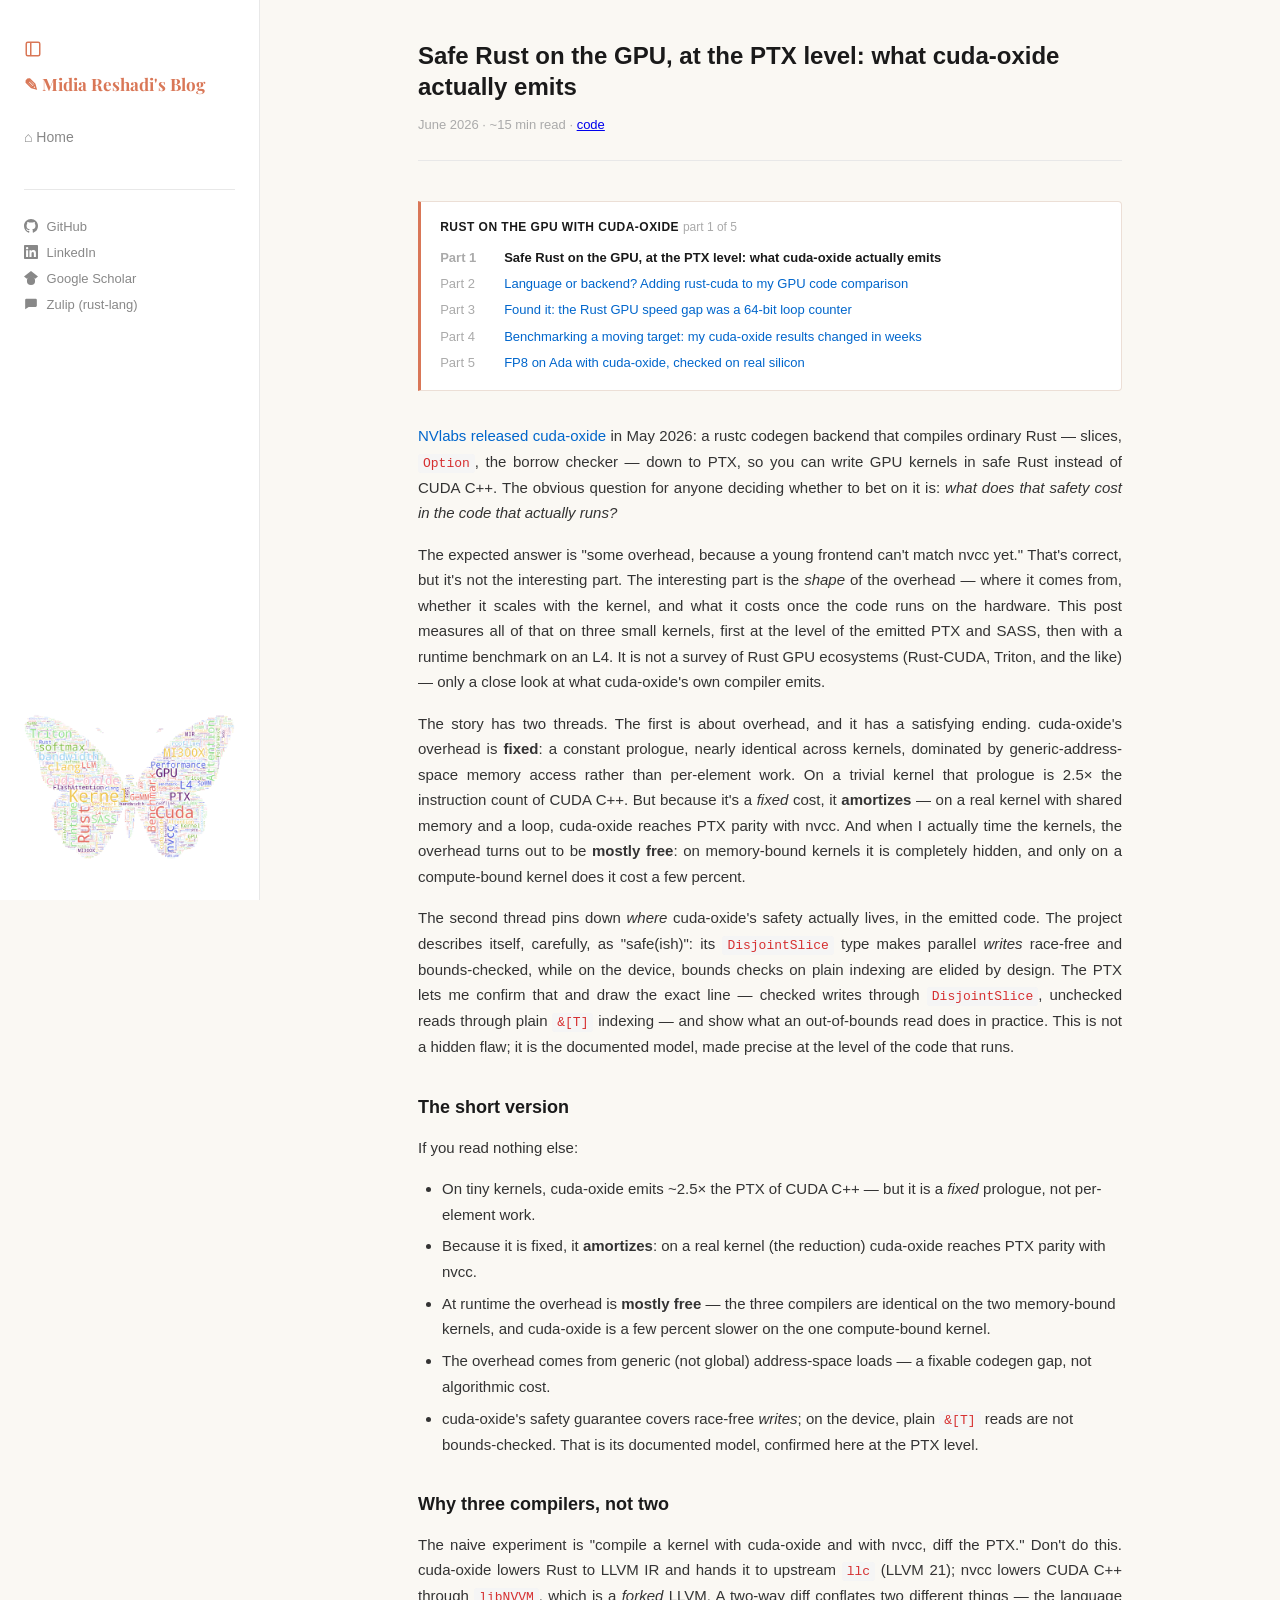
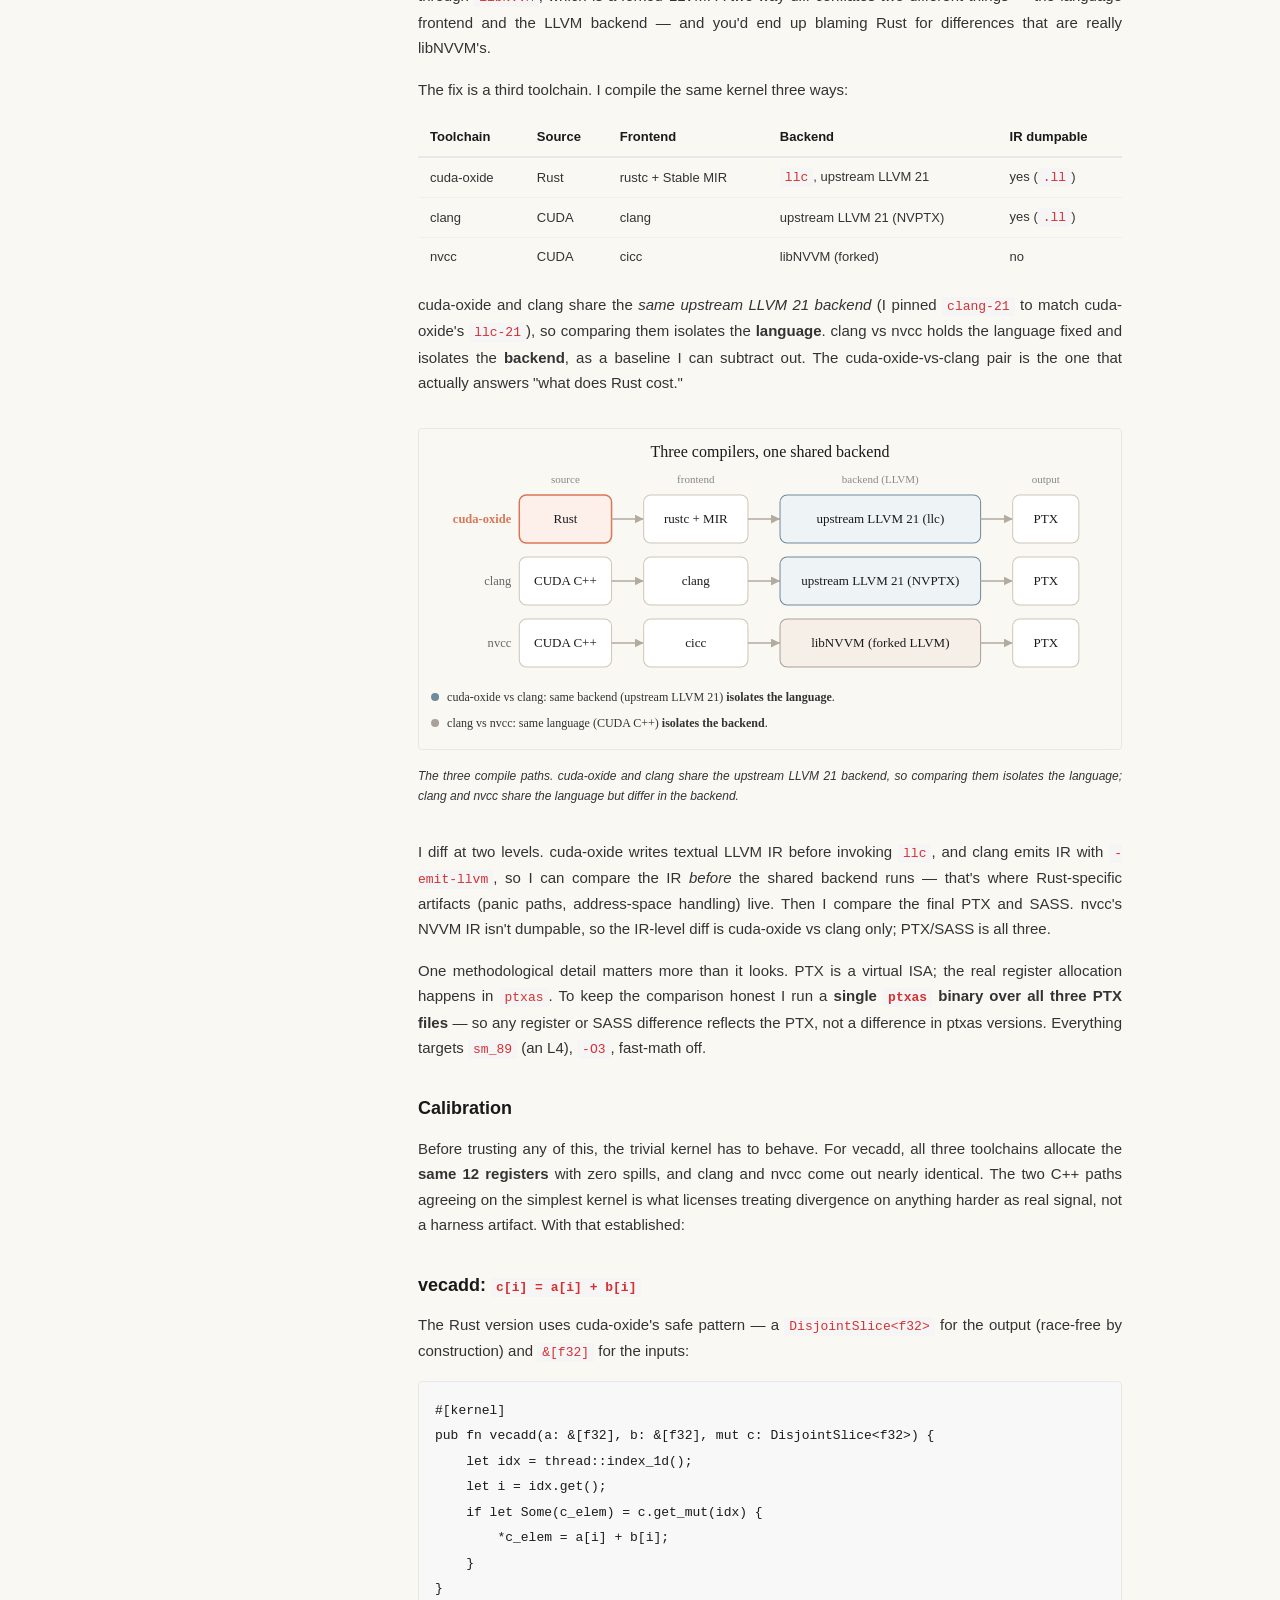
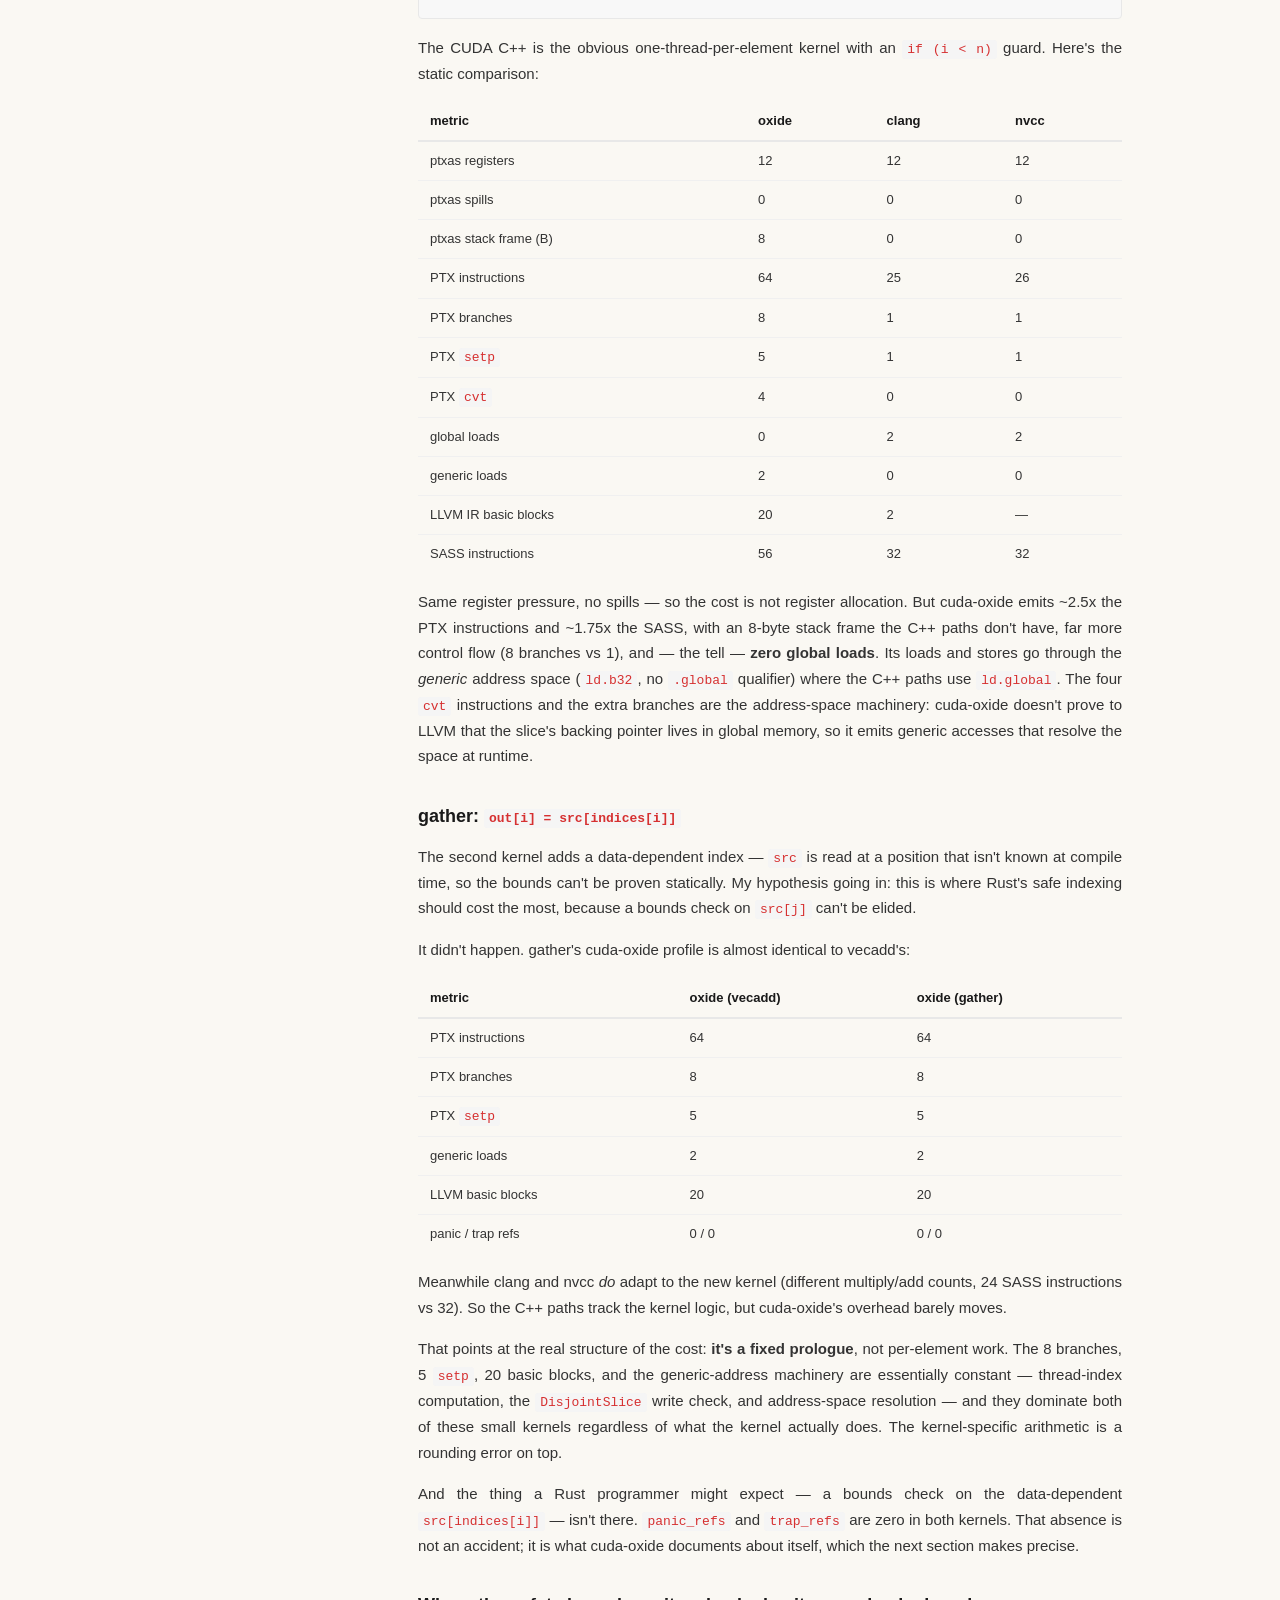
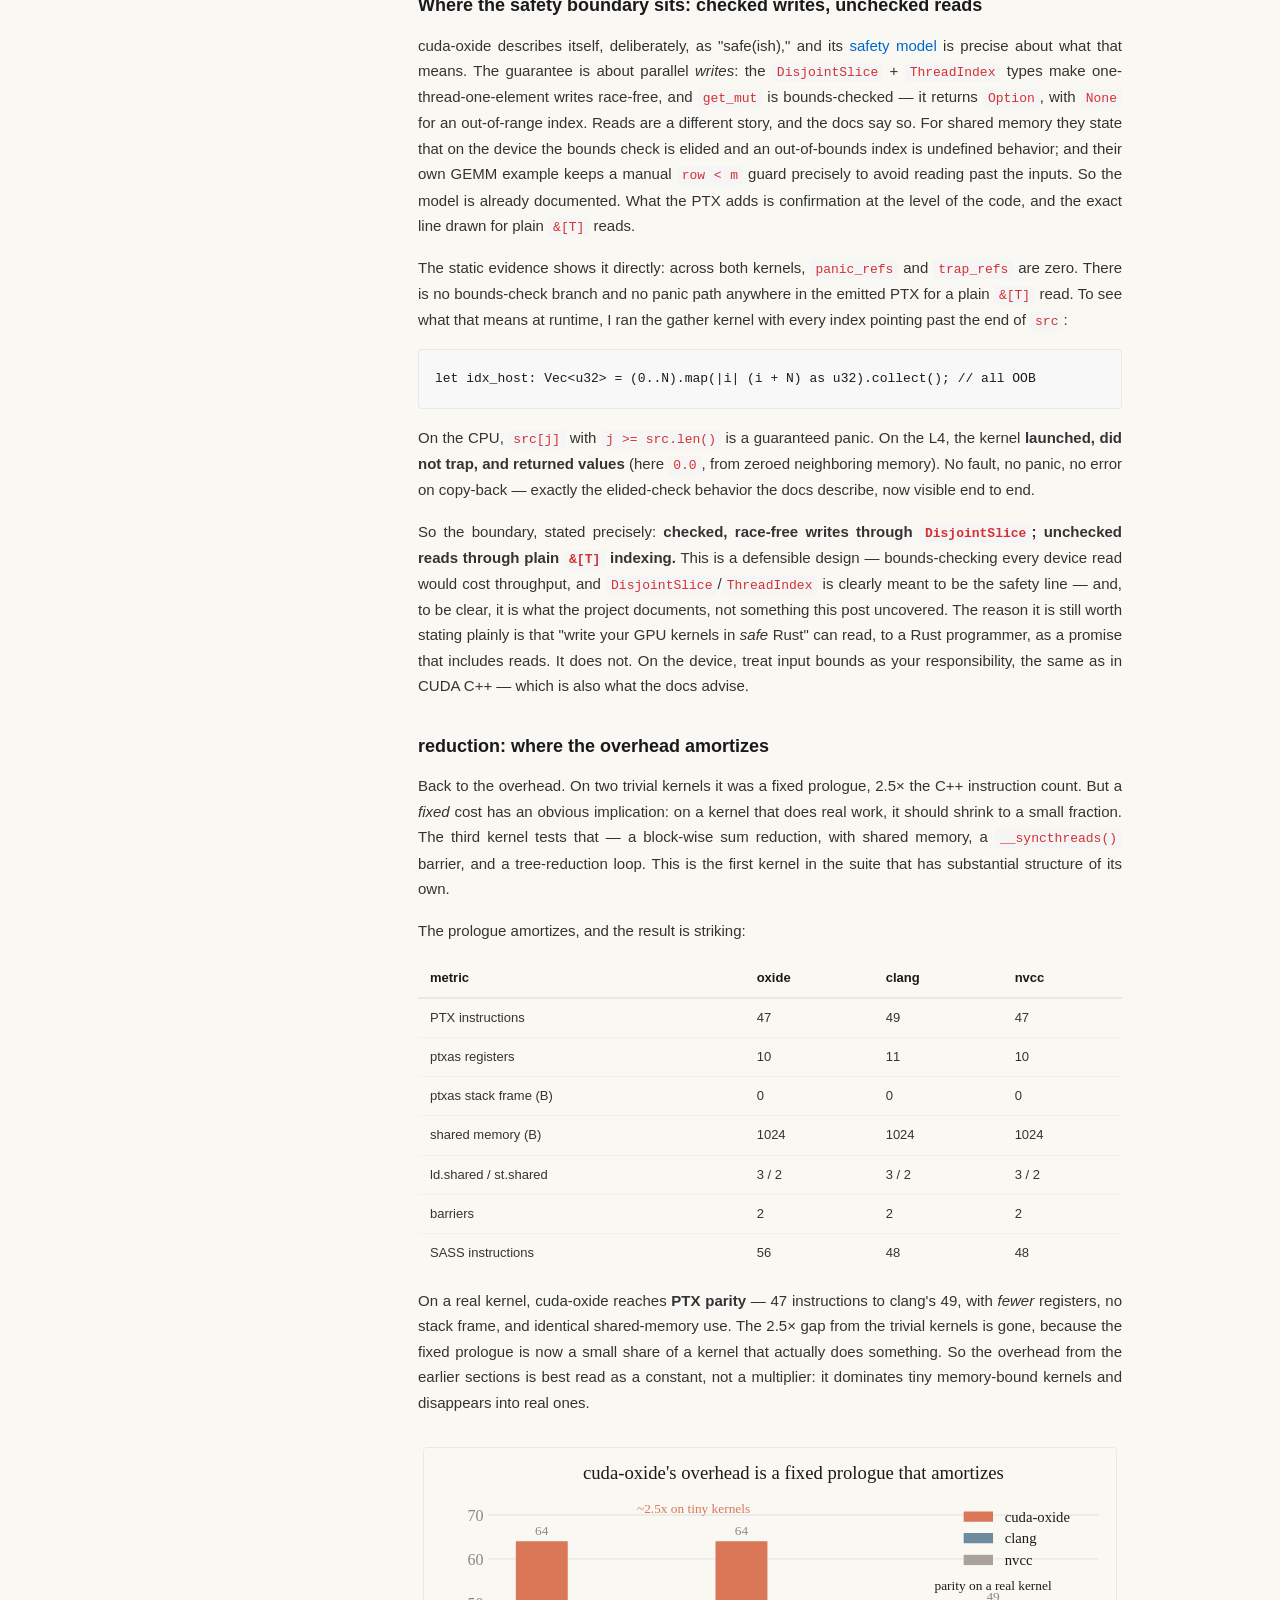
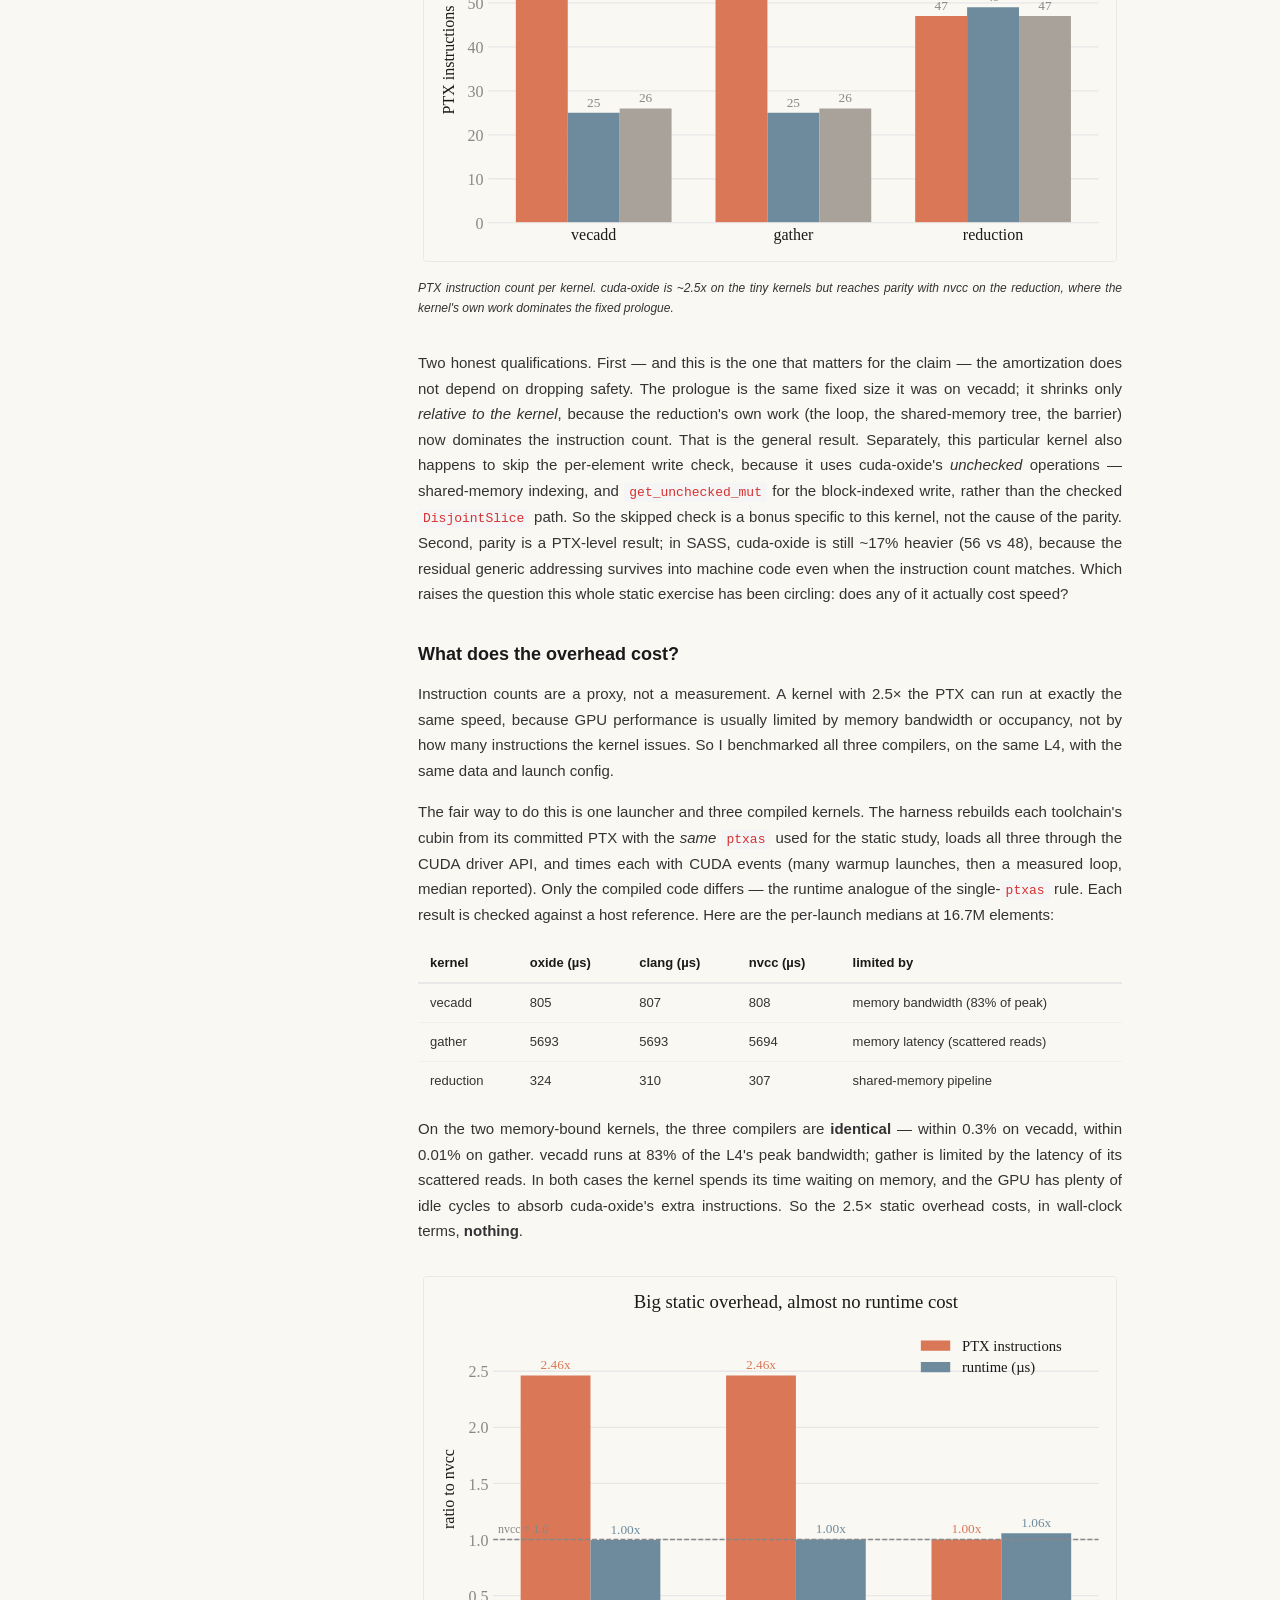
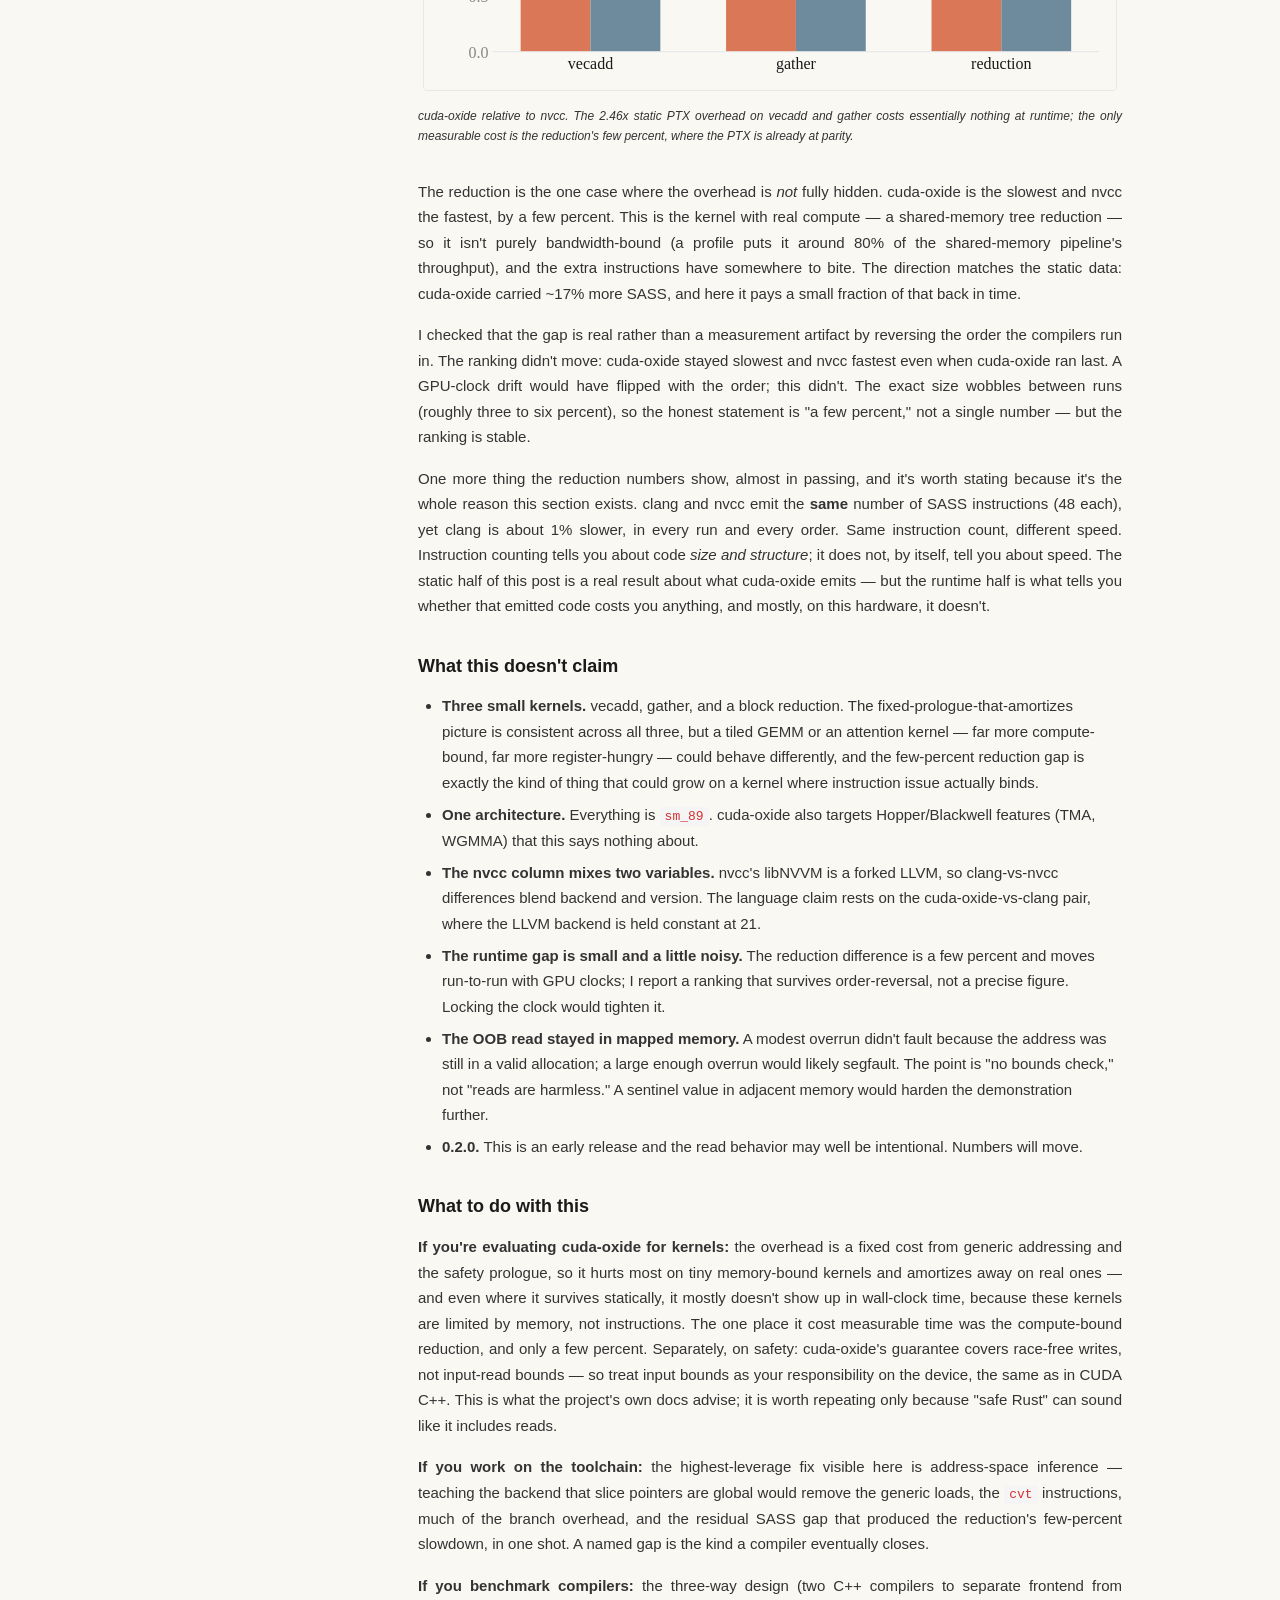
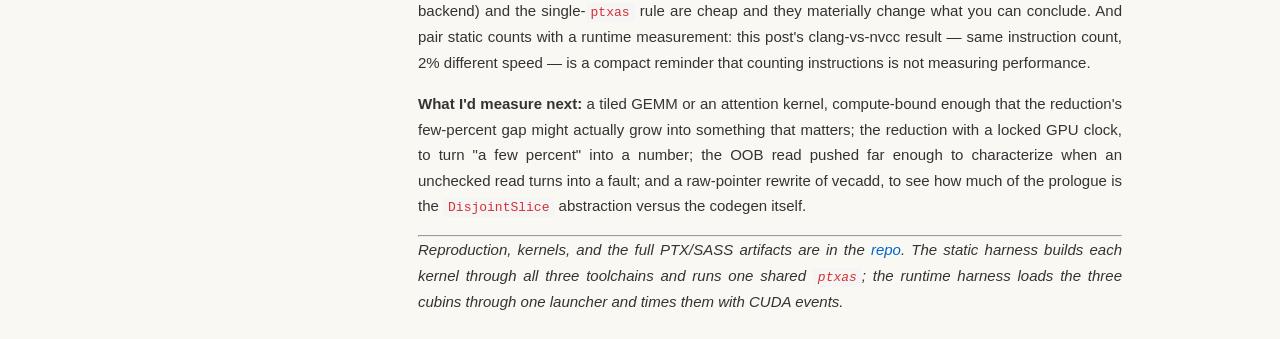
<file: blog/cuda-oxide-ptx/index.html>
<!DOCTYPE html>
<html lang="en">
<head>
    <meta charset="UTF-8">
    <meta name="viewport" content="width=device-width, initial-scale=1.0">
    <title>Safe Rust on the GPU, at the PTX level: what cuda-oxide actually emits — Midia Reshadi</title>
    <meta name="description" content="A PTX/SASS-level comparison of cuda-oxide (safe Rust to PTX) against clang and nvcc on three GPU kernels — where the overhead comes from, whether it amortizes, and what it costs at runtime on an L4. 3 figures.">
    <link rel="canonical" href="https://midiareshadi.github.io/blog/cuda-oxide-ptx/">
    <meta property="og:type" content="article">
    <meta property="og:url" content="https://midiareshadi.github.io/blog/cuda-oxide-ptx/">
    <meta property="og:title" content="Safe Rust on the GPU, at the PTX level: what cuda-oxide actually emits — Midia Reshadi">
    <meta property="og:description" content="A PTX/SASS-level comparison of cuda-oxide (safe Rust to PTX) against clang and nvcc on three GPU kernels — where the overhead comes from, whether it amortizes, and what it costs at runtime on an L4. 3 figures.">
    <meta name="twitter:card" content="summary_large_image">
    <link rel="alternate" type="application/rss+xml" title="Midia Reshadi" href="https://midiareshadi.github.io/feed.xml">
    <link rel="preconnect" href="https://fonts.googleapis.com">
    <link rel="preconnect" href="https://fonts.gstatic.com" crossorigin>
    <link rel="stylesheet" href="../../css/style.css?v=13">
    <link href="https://fonts.googleapis.com/css2?family=Playfair+Display:wght@700&family=Comic+Neue:wght@700&display=swap" rel="stylesheet">
    <script defer src="../../js/site.js?v=13"></script>
</head>
<body>
    <button id="floating-toggle" onclick="toggleSidebar()" title="Show sidebar">
        <svg width="18" height="18" viewBox="0 0 24 24" fill="none" stroke="currentColor" stroke-width="2"><rect x="3" y="3" width="18" height="18" rx="2"/><line x1="9" y1="3" x2="9" y2="21"/></svg>
    </button>
    <aside class="sidebar">
        <div class="sidebar-head">
            <button class="sidebar-toggle" onclick="toggleSidebar()" title="Toggle sidebar">
                <svg width="18" height="18" viewBox="0 0 24 24" fill="none" stroke="currentColor" stroke-width="2"><rect x="3" y="3" width="18" height="18" rx="2"/><line x1="9" y1="3" x2="9" y2="21"/></svg>
            </button>
            <p class="sidebar-brand">&#9998; Midia Reshadi's Blog</p>
        </div>
        <ul class="sidebar-nav">
            <li><a href="../../index.html">&#8962; Home</a></li>
        </ul>
        <div class="sidebar-links">
            <a href="https://github.com/midiareshadi" target="_blank" rel="noopener">
                <svg width="14" height="14" viewBox="0 0 24 24" fill="currentColor" class="sidebar-icon"><path d="M12 0C5.37 0 0 5.37 0 12c0 5.31 3.435 9.795 8.205 11.385.6.105.825-.255.825-.57 0-.285-.015-1.23-.015-2.235-3.015.555-3.795-.735-4.035-1.41-.135-.345-.72-1.41-1.23-1.695-.42-.225-1.02-.78-.015-.795.945-.015 1.62.87 1.845 1.23 1.08 1.815 2.805 1.305 3.495.99.105-.78.42-1.305.765-1.605-2.67-.3-5.46-1.335-5.46-5.925 0-1.305.465-2.385 1.23-3.225-.12-.3-.54-1.53.12-3.18 0 0 1.005-.315 3.3 1.23.96-.27 1.98-.405 3-.405s2.04.135 3 .405c2.295-1.56 3.3-1.23 3.3-1.23.66 1.65.24 2.88.12 3.18.765.84 1.23 1.905 1.23 3.225 0 4.605-2.805 5.625-5.475 5.925.435.375.81 1.095.81 2.22 0 1.605-.015 2.895-.015 3.3 0 .315.225.69.825.57A12.02 12.02 0 0 0 24 12c0-6.63-5.37-12-12-12z"/></svg>
                GitHub
            </a>
            <a href="https://www.linkedin.com/in/midia-reshadi/" target="_blank" rel="noopener">
                <svg width="14" height="14" viewBox="0 0 24 24" fill="currentColor" class="sidebar-icon"><path d="M20.447 20.452h-3.554v-5.569c0-1.328-.027-3.037-1.852-3.037-1.853 0-2.136 1.445-2.136 2.939v5.667H9.351V9h3.414v1.561h.046c.477-.9 1.637-1.85 3.37-1.85 3.601 0 4.267 2.37 4.267 5.455v6.286zM5.337 7.433a2.062 2.062 0 0 1-2.063-2.065 2.064 2.064 0 1 1 2.063 2.065zm1.782 13.019H3.555V9h3.564v11.452zM22.225 0H1.771C.792 0 0 .774 0 1.729v20.542C0 23.227.792 24 1.771 24h20.451C23.2 24 24 23.227 24 22.271V1.729C24 .774 23.2 0 22.222 0h.003z"/></svg>
                LinkedIn
            </a>
            <a href="https://scholar.google.com/citations?user=gVWj19kAAAAJ&hl=en" target="_blank" rel="noopener">
                <svg width="14" height="14" viewBox="0 0 24 24" fill="currentColor" class="sidebar-icon"><path d="M12 24a7 7 0 1 1 0-14 7 7 0 0 1 0 14zm0-24L0 9.5l4.838 3.94A8 8 0 0 1 12 10a8 8 0 0 1 7.162 3.44L24 9.5z"/></svg>
                Google Scholar
            </a>
            <a href="https://rust-lang.zulipchat.com/#user/818806" target="_blank" rel="noopener">
                <svg width="14" height="14" viewBox="0 0 24 24" fill="currentColor" class="sidebar-icon"><path d="M2 5a2 2 0 0 1 2-2h16a2 2 0 0 1 2 2v10a2 2 0 0 1-2 2H8l-6 4V5z"/></svg>
                Zulip (rust-lang)
            </a>
        </div>
        <div class="sidebar-figure">
            <img src="../../assets/figures/butterfly-tags.png" width="530" height="367"
                 alt="A butterfly made from the topics on this blog: GPU, kernel, CUDA, Triton, Rust, cuda-oxide, PTX, SASS, MI300X and more">
        </div>
    </aside>
    <main class="main">
        <article>
            <header class="post-header">
                <h1>Safe Rust on the GPU, at the PTX level: what cuda-oxide actually emits</h1>
                <p class="post-meta">June 2026 &middot; ~15 min read &middot; <a href="https://github.com/midiareshadi/cuda-oxide-ptx" target="_blank" rel="noopener">code</a></p>
            </header>
            <!-- series-nav -->
            <nav class="series-nav" aria-label="Series navigation">
                <p class="series-title">Rust on the GPU with cuda-oxide <span class="series-count">part 1 of 5</span></p>
                <ul>
                    <li class="is-current"><span class="series-part">Part 1</span><span>Safe Rust on the GPU, at the PTX level: what cuda-oxide actually emits</span></li>
                    <li><span class="series-part">Part 2</span><a href="../../blog/rust-cuda-vs-oxide/">Language or backend? Adding rust-cuda to my GPU code comparison</a></li>
                    <li><span class="series-part">Part 3</span><a href="../../blog/reduction-gap/">Found it: the Rust GPU speed gap was a 64-bit loop counter</a></li>
                    <li><span class="series-part">Part 4</span><a href="../../blog/oxide-moving-target/">Benchmarking a moving target: my cuda-oxide results changed in weeks</a></li>
                    <li><span class="series-part">Part 5</span><a href="../../blog/fp8-ada/">FP8 on Ada with cuda-oxide, checked on real silicon</a></li>
                </ul>
            </nav>
            <!-- /series-nav -->
            <div class="post-content">
<p><a href="https://github.com/NVlabs/cuda-oxide">NVlabs released cuda-oxide</a> in May 2026: a rustc codegen backend that compiles ordinary Rust — slices, <code>Option</code>, the borrow checker — down to PTX, so you can write GPU kernels in safe Rust instead of CUDA C++. The obvious question for anyone deciding whether to bet on it is: <em>what does that safety cost in the code that actually runs?</em></p>
<p>The expected answer is "some overhead, because a young frontend can't match nvcc yet." That's correct, but it's not the interesting part. The interesting part is the <em>shape</em> of the overhead — where it comes from, whether it scales with the kernel, and what it costs once the code runs on the hardware. This post measures all of that on three small kernels, first at the level of the emitted PTX and SASS, then with a runtime benchmark on an L4. It is not a survey of Rust GPU ecosystems (Rust-CUDA, Triton, and the like) — only a close look at what cuda-oxide's own compiler emits.</p>
<p>The story has two threads. The first is about overhead, and it has a satisfying ending. cuda-oxide's overhead is <strong>fixed</strong>: a constant prologue, nearly identical across kernels, dominated by generic-address-space memory access rather than per-element work. On a trivial kernel that prologue is 2.5× the instruction count of CUDA C++. But because it's a <em>fixed</em> cost, it <strong>amortizes</strong> — on a real kernel with shared memory and a loop, cuda-oxide reaches PTX parity with nvcc. And when I actually time the kernels, the overhead turns out to be <strong>mostly free</strong>: on memory-bound kernels it is completely hidden, and only on a compute-bound kernel does it cost a few percent.</p>
<p>The second thread pins down <em>where</em> cuda-oxide's safety actually lives, in the emitted code. The project describes itself, carefully, as "safe(ish)": its <code>DisjointSlice</code> type makes parallel <em>writes</em> race-free and bounds-checked, while on the device, bounds checks on plain indexing are elided by design. The PTX lets me confirm that and draw the exact line — checked writes through <code>DisjointSlice</code>, unchecked reads through plain <code>&amp;[T]</code> indexing — and show what an out-of-bounds read does in practice. This is not a hidden flaw; it is the documented model, made precise at the level of the code that runs.</p>
<h2>The short version</h2>
<p>If you read nothing else:</p>
<ul>
<li>On tiny kernels, cuda-oxide emits ~2.5× the PTX of CUDA C++ — but it is a <em>fixed</em> prologue, not per-element work.</li>
<li>Because it is fixed, it <strong>amortizes</strong>: on a real kernel (the reduction) cuda-oxide reaches PTX parity with nvcc.</li>
<li>At runtime the overhead is <strong>mostly free</strong> — the three compilers are identical on the two memory-bound kernels, and cuda-oxide is a few percent slower on the one compute-bound kernel.</li>
<li>The overhead comes from generic (not global) address-space loads — a fixable codegen gap, not algorithmic cost.</li>
<li>cuda-oxide's safety guarantee covers race-free <em>writes</em>; on the device, plain <code>&amp;[T]</code> reads are not bounds-checked. That is its documented model, confirmed here at the PTX level.</li>
</ul>
<h2>Why three compilers, not two</h2>
<p>The naive experiment is "compile a kernel with cuda-oxide and with nvcc, diff the PTX." Don't do this. cuda-oxide lowers Rust to LLVM IR and hands it to upstream <code>llc</code> (LLVM 21); nvcc lowers CUDA C++ through <code>libNVVM</code>, which is a <em>forked</em> LLVM. A two-way diff conflates two different things — the language frontend and the LLVM backend — and you'd end up blaming Rust for differences that are really libNVVM's.</p>
<p>The fix is a third toolchain. I compile the same kernel three ways:</p>
<table>
<thead>
<tr>
<th>Toolchain</th>
<th>Source</th>
<th>Frontend</th>
<th>Backend</th>
<th>IR dumpable</th>
</tr>
</thead>
<tbody>
<tr>
<td>cuda-oxide</td>
<td>Rust</td>
<td>rustc + Stable MIR</td>
<td><code>llc</code>, upstream LLVM 21</td>
<td>yes (<code>.ll</code>)</td>
</tr>
<tr>
<td>clang</td>
<td>CUDA</td>
<td>clang</td>
<td>upstream LLVM 21 (NVPTX)</td>
<td>yes (<code>.ll</code>)</td>
</tr>
<tr>
<td>nvcc</td>
<td>CUDA</td>
<td>cicc</td>
<td>libNVVM (forked)</td>
<td>no</td>
</tr>
</tbody>
</table>
<p>cuda-oxide and clang share the <em>same upstream LLVM 21 backend</em> (I pinned <code>clang-21</code> to match cuda-oxide's <code>llc-21</code>), so comparing them isolates the <strong>language</strong>. clang vs nvcc holds the language fixed and isolates the <strong>backend</strong>, as a baseline I can subtract out. The cuda-oxide-vs-clang pair is the one that actually answers "what does Rust cost."</p>
<div class="figure">
    <img src="../../assets/figures/fig-pipeline.svg" alt="Three compile paths: cuda-oxide, clang, and nvcc, and the backends they share">
    <p class="figure-caption">The three compile paths. cuda-oxide and clang share the upstream LLVM 21 backend, so comparing them isolates the language; clang and nvcc share the language but differ in the backend.</p>
</div>
<p>I diff at two levels. cuda-oxide writes textual LLVM IR before invoking <code>llc</code>, and clang emits IR with <code>-emit-llvm</code>, so I can compare the IR <em>before</em> the shared backend runs — that's where Rust-specific artifacts (panic paths, address-space handling) live. Then I compare the final PTX and SASS. nvcc's NVVM IR isn't dumpable, so the IR-level diff is cuda-oxide vs clang only; PTX/SASS is all three.</p>
<p>One methodological detail matters more than it looks. PTX is a virtual ISA; the real register allocation happens in <code>ptxas</code>. To keep the comparison honest I run a <strong>single <code>ptxas</code> binary over all three PTX files</strong> — so any register or SASS difference reflects the PTX, not a difference in ptxas versions. Everything targets <code>sm_89</code> (an L4), <code>-O3</code>, fast-math off.</p>
<h2>Calibration</h2>
<p>Before trusting any of this, the trivial kernel has to behave. For vecadd, all three toolchains allocate the <strong>same 12 registers</strong> with zero spills, and clang and nvcc come out nearly identical. The two C++ paths agreeing on the simplest kernel is what licenses treating divergence on anything harder as real signal, not a harness artifact. With that established:</p>
<h2>vecadd: <code>c[i] = a[i] + b[i]</code></h2>
<p>The Rust version uses cuda-oxide's safe pattern — a <code>DisjointSlice&lt;f32&gt;</code> for the output (race-free by construction) and <code>&amp;[f32]</code> for the inputs:</p>
<pre><code class="language-rust">#[kernel]
pub fn vecadd(a: &amp;[f32], b: &amp;[f32], mut c: DisjointSlice&lt;f32&gt;) {
    let idx = thread::index_1d();
    let i = idx.get();
    if let Some(c_elem) = c.get_mut(idx) {
        *c_elem = a[i] + b[i];
    }
}
</code></pre>
<p>The CUDA C++ is the obvious one-thread-per-element kernel with an <code>if (i &lt; n)</code> guard. Here's the static comparison:</p>
<table>
<thead>
<tr>
<th>metric</th>
<th>oxide</th>
<th>clang</th>
<th>nvcc</th>
</tr>
</thead>
<tbody>
<tr>
<td>ptxas registers</td>
<td>12</td>
<td>12</td>
<td>12</td>
</tr>
<tr>
<td>ptxas spills</td>
<td>0</td>
<td>0</td>
<td>0</td>
</tr>
<tr>
<td>ptxas stack frame (B)</td>
<td>8</td>
<td>0</td>
<td>0</td>
</tr>
<tr>
<td>PTX instructions</td>
<td>64</td>
<td>25</td>
<td>26</td>
</tr>
<tr>
<td>PTX branches</td>
<td>8</td>
<td>1</td>
<td>1</td>
</tr>
<tr>
<td>PTX <code>setp</code></td>
<td>5</td>
<td>1</td>
<td>1</td>
</tr>
<tr>
<td>PTX <code>cvt</code></td>
<td>4</td>
<td>0</td>
<td>0</td>
</tr>
<tr>
<td>global loads</td>
<td>0</td>
<td>2</td>
<td>2</td>
</tr>
<tr>
<td>generic loads</td>
<td>2</td>
<td>0</td>
<td>0</td>
</tr>
<tr>
<td>LLVM IR basic blocks</td>
<td>20</td>
<td>2</td>
<td>—</td>
</tr>
<tr>
<td>SASS instructions</td>
<td>56</td>
<td>32</td>
<td>32</td>
</tr>
</tbody>
</table>
<p>Same register pressure, no spills — so the cost is not register allocation. But cuda-oxide emits ~2.5x the PTX instructions and ~1.75x the SASS, with an 8-byte stack frame the C++ paths don't have, far more control flow (8 branches vs 1), and — the tell — <strong>zero global loads</strong>. Its loads and stores go through the <em>generic</em> address space (<code>ld.b32</code>, no <code>.global</code> qualifier) where the C++ paths use <code>ld.global</code>. The four <code>cvt</code> instructions and the extra branches are the address-space machinery: cuda-oxide doesn't prove to LLVM that the slice's backing pointer lives in global memory, so it emits generic accesses that resolve the space at runtime.</p>
<h2>gather: <code>out[i] = src[indices[i]]</code></h2>
<p>The second kernel adds a data-dependent index — <code>src</code> is read at a position that isn't known at compile time, so the bounds can't be proven statically. My hypothesis going in: this is where Rust's safe indexing should cost the most, because a bounds check on <code>src[j]</code> can't be elided.</p>
<p>It didn't happen. gather's cuda-oxide profile is almost identical to vecadd's:</p>
<table>
<thead>
<tr>
<th>metric</th>
<th>oxide (vecadd)</th>
<th>oxide (gather)</th>
</tr>
</thead>
<tbody>
<tr>
<td>PTX instructions</td>
<td>64</td>
<td>64</td>
</tr>
<tr>
<td>PTX branches</td>
<td>8</td>
<td>8</td>
</tr>
<tr>
<td>PTX <code>setp</code></td>
<td>5</td>
<td>5</td>
</tr>
<tr>
<td>generic loads</td>
<td>2</td>
<td>2</td>
</tr>
<tr>
<td>LLVM basic blocks</td>
<td>20</td>
<td>20</td>
</tr>
<tr>
<td>panic / trap refs</td>
<td>0 / 0</td>
<td>0 / 0</td>
</tr>
</tbody>
</table>
<p>Meanwhile clang and nvcc <em>do</em> adapt to the new kernel (different multiply/add counts, 24 SASS instructions vs 32). So the C++ paths track the kernel logic, but cuda-oxide's overhead barely moves.</p>
<p>That points at the real structure of the cost: <strong>it's a fixed prologue</strong>, not per-element work. The 8 branches, 5 <code>setp</code>, 20 basic blocks, and the generic-address machinery are essentially constant — thread-index computation, the <code>DisjointSlice</code> write check, and address-space resolution — and they dominate both of these small kernels regardless of what the kernel actually does. The kernel-specific arithmetic is a rounding error on top.</p>
<p>And the thing a Rust programmer might expect — a bounds check on the data-dependent <code>src[indices[i]]</code> — isn't there. <code>panic_refs</code> and <code>trap_refs</code> are zero in both kernels. That absence is not an accident; it is what cuda-oxide documents about itself, which the next section makes precise.</p>
<h2>Where the safety boundary sits: checked writes, unchecked reads</h2>
<p>cuda-oxide describes itself, deliberately, as "safe(ish)," and its <a href="https://nvlabs.github.io/cuda-oxide/gpu-safety/the-safety-model.html">safety model</a> is precise about what that means. The guarantee is about parallel <em>writes</em>: the <code>DisjointSlice</code> + <code>ThreadIndex</code> types make one-thread-one-element writes race-free, and <code>get_mut</code> is bounds-checked — it returns <code>Option</code>, with <code>None</code> for an out-of-range index. Reads are a different story, and the docs say so. For shared memory they state that on the device the bounds check is elided and an out-of-bounds index is undefined behavior; and their own GEMM example keeps a manual <code>row &lt; m</code> guard precisely to avoid reading past the inputs. So the model is already documented. What the PTX adds is confirmation at the level of the code, and the exact line drawn for plain <code>&amp;[T]</code> reads.</p>
<p>The static evidence shows it directly: across both kernels, <code>panic_refs</code> and <code>trap_refs</code> are zero. There is no bounds-check branch and no panic path anywhere in the emitted PTX for a plain <code>&amp;[T]</code> read. To see what that means at runtime, I ran the gather kernel with every index pointing past the end of <code>src</code>:</p>
<pre><code class="language-rust">let idx_host: Vec&lt;u32&gt; = (0..N).map(|i| (i + N) as u32).collect(); // all OOB
</code></pre>
<p>On the CPU, <code>src[j]</code> with <code>j &gt;= src.len()</code> is a guaranteed panic. On the L4, the kernel <strong>launched, did not trap, and returned values</strong> (here <code>0.0</code>, from zeroed neighboring memory). No fault, no panic, no error on copy-back — exactly the elided-check behavior the docs describe, now visible end to end.</p>
<p>So the boundary, stated precisely: <strong>checked, race-free writes through <code>DisjointSlice</code>; unchecked reads through plain <code>&amp;[T]</code> indexing.</strong> This is a defensible design — bounds-checking every device read would cost throughput, and <code>DisjointSlice</code>/<code>ThreadIndex</code> is clearly meant to be the safety line — and, to be clear, it is what the project documents, not something this post uncovered. The reason it is still worth stating plainly is that "write your GPU kernels in <em>safe</em> Rust" can read, to a Rust programmer, as a promise that includes reads. It does not. On the device, treat input bounds as your responsibility, the same as in CUDA C++ — which is also what the docs advise.</p>
<h2>reduction: where the overhead amortizes</h2>
<p>Back to the overhead. On two trivial kernels it was a fixed prologue, 2.5× the C++ instruction count. But a <em>fixed</em> cost has an obvious implication: on a kernel that does real work, it should shrink to a small fraction. The third kernel tests that — a block-wise sum reduction, with shared memory, a <code>__syncthreads()</code> barrier, and a tree-reduction loop. This is the first kernel in the suite that has substantial structure of its own.</p>
<p>The prologue amortizes, and the result is striking:</p>
<table>
<thead>
<tr>
<th>metric</th>
<th>oxide</th>
<th>clang</th>
<th>nvcc</th>
</tr>
</thead>
<tbody>
<tr>
<td>PTX instructions</td>
<td>47</td>
<td>49</td>
<td>47</td>
</tr>
<tr>
<td>ptxas registers</td>
<td>10</td>
<td>11</td>
<td>10</td>
</tr>
<tr>
<td>ptxas stack frame (B)</td>
<td>0</td>
<td>0</td>
<td>0</td>
</tr>
<tr>
<td>shared memory (B)</td>
<td>1024</td>
<td>1024</td>
<td>1024</td>
</tr>
<tr>
<td>ld.shared / st.shared</td>
<td>3 / 2</td>
<td>3 / 2</td>
<td>3 / 2</td>
</tr>
<tr>
<td>barriers</td>
<td>2</td>
<td>2</td>
<td>2</td>
</tr>
<tr>
<td>SASS instructions</td>
<td>56</td>
<td>48</td>
<td>48</td>
</tr>
</tbody>
</table>
<p>On a real kernel, cuda-oxide reaches <strong>PTX parity</strong> — 47 instructions to clang's 49, with <em>fewer</em> registers, no stack frame, and identical shared-memory use. The 2.5× gap from the trivial kernels is gone, because the fixed prologue is now a small share of a kernel that actually does something. So the overhead from the earlier sections is best read as a constant, not a multiplier: it dominates tiny memory-bound kernels and disappears into real ones.</p>
<div class="figure">
    <img src="../../assets/figures/fig-amortization.svg" alt="PTX instruction count per kernel for cuda-oxide, clang, and nvcc">
    <p class="figure-caption">PTX instruction count per kernel. cuda-oxide is ~2.5x on the tiny kernels but reaches parity with nvcc on the reduction, where the kernel's own work dominates the fixed prologue.</p>
</div>
<p>Two honest qualifications. First — and this is the one that matters for the claim — the amortization does not depend on dropping safety. The prologue is the same fixed size it was on vecadd; it shrinks only <em>relative to the kernel</em>, because the reduction's own work (the loop, the shared-memory tree, the barrier) now dominates the instruction count. That is the general result. Separately, this particular kernel also happens to skip the per-element write check, because it uses cuda-oxide's <em>unchecked</em> operations — shared-memory indexing, and <code>get_unchecked_mut</code> for the block-indexed write, rather than the checked <code>DisjointSlice</code> path. So the skipped check is a bonus specific to this kernel, not the cause of the parity. Second, parity is a PTX-level result; in SASS, cuda-oxide is still ~17% heavier (56 vs 48), because the residual generic addressing survives into machine code even when the instruction count matches. Which raises the question this whole static exercise has been circling: does any of it actually cost speed?</p>
<h2>What does the overhead cost?</h2>
<p>Instruction counts are a proxy, not a measurement. A kernel with 2.5× the PTX can run at exactly the same speed, because GPU performance is usually limited by memory bandwidth or occupancy, not by how many instructions the kernel issues. So I benchmarked all three compilers, on the same L4, with the same data and launch config.</p>
<p>The fair way to do this is one launcher and three compiled kernels. The harness rebuilds each toolchain's cubin from its committed PTX with the <em>same</em> <code>ptxas</code> used for the static study, loads all three through the CUDA driver API, and times each with CUDA events (many warmup launches, then a measured loop, median reported). Only the compiled code differs — the runtime analogue of the single-<code>ptxas</code> rule. Each result is checked against a host reference. Here are the per-launch medians at 16.7M elements:</p>
<table>
<thead>
<tr>
<th>kernel</th>
<th>oxide (µs)</th>
<th>clang (µs)</th>
<th>nvcc (µs)</th>
<th>limited by</th>
</tr>
</thead>
<tbody>
<tr>
<td>vecadd</td>
<td>805</td>
<td>807</td>
<td>808</td>
<td>memory bandwidth (83% of peak)</td>
</tr>
<tr>
<td>gather</td>
<td>5693</td>
<td>5693</td>
<td>5694</td>
<td>memory latency (scattered reads)</td>
</tr>
<tr>
<td>reduction</td>
<td>324</td>
<td>310</td>
<td>307</td>
<td>shared-memory pipeline</td>
</tr>
</tbody>
</table>
<p>On the two memory-bound kernels, the three compilers are <strong>identical</strong> — within 0.3% on vecadd, within 0.01% on gather. vecadd runs at 83% of the L4's peak bandwidth; gather is limited by the latency of its scattered reads. In both cases the kernel spends its time waiting on memory, and the GPU has plenty of idle cycles to absorb cuda-oxide's extra instructions. So the 2.5× static overhead costs, in wall-clock terms, <strong>nothing</strong>.</p>
<div class="figure">
    <img src="../../assets/figures/fig-runtime.svg" alt="cuda-oxide relative to nvcc: large static PTX overhead, near-zero runtime cost">
    <p class="figure-caption">cuda-oxide relative to nvcc. The 2.46x static PTX overhead on vecadd and gather costs essentially nothing at runtime; the only measurable cost is the reduction's few percent, where the PTX is already at parity.</p>
</div>
<p>The reduction is the one case where the overhead is <em>not</em> fully hidden. cuda-oxide is the slowest and nvcc the fastest, by a few percent. This is the kernel with real compute — a shared-memory tree reduction — so it isn't purely bandwidth-bound (a profile puts it around 80% of the shared-memory pipeline's throughput), and the extra instructions have somewhere to bite. The direction matches the static data: cuda-oxide carried ~17% more SASS, and here it pays a small fraction of that back in time.</p>
<p>I checked that the gap is real rather than a measurement artifact by reversing the order the compilers run in. The ranking didn't move: cuda-oxide stayed slowest and nvcc fastest even when cuda-oxide ran last. A GPU-clock drift would have flipped with the order; this didn't. The exact size wobbles between runs (roughly three to six percent), so the honest statement is "a few percent," not a single number — but the ranking is stable.</p>
<p>One more thing the reduction numbers show, almost in passing, and it's worth stating because it's the whole reason this section exists. clang and nvcc emit the <strong>same</strong> number of SASS instructions (48 each), yet clang is about 1% slower, in every run and every order. Same instruction count, different speed. Instruction counting tells you about code <em>size and structure</em>; it does not, by itself, tell you about speed. The static half of this post is a real result about what cuda-oxide emits — but the runtime half is what tells you whether that emitted code costs you anything, and mostly, on this hardware, it doesn't.</p>
<h2>What this doesn't claim</h2>
<ul>
<li><strong>Three small kernels.</strong> vecadd, gather, and a block reduction. The fixed-prologue-that-amortizes picture is consistent across all three, but a tiled GEMM or an attention kernel — far more compute-bound, far more register-hungry — could behave differently, and the few-percent reduction gap is exactly the kind of thing that could grow on a kernel where instruction issue actually binds.</li>
<li><strong>One architecture.</strong> Everything is <code>sm_89</code>. cuda-oxide also targets Hopper/Blackwell features (TMA, WGMMA) that this says nothing about.</li>
<li><strong>The nvcc column mixes two variables.</strong> nvcc's libNVVM is a forked LLVM, so clang-vs-nvcc differences blend backend and version. The language claim rests on the cuda-oxide-vs-clang pair, where the LLVM backend is held constant at 21.</li>
<li><strong>The runtime gap is small and a little noisy.</strong> The reduction difference is a few percent and moves run-to-run with GPU clocks; I report a ranking that survives order-reversal, not a precise figure. Locking the clock would tighten it.</li>
<li><strong>The OOB read stayed in mapped memory.</strong> A modest overrun didn't fault because the address was still in a valid allocation; a large enough overrun would likely segfault. The point is "no bounds check," not "reads are harmless." A sentinel value in adjacent memory would harden the demonstration further.</li>
<li><strong>0.2.0.</strong> This is an early release and the read behavior may well be intentional. Numbers will move.</li>
</ul>
<h2>What to do with this</h2>
<p><strong>If you're evaluating cuda-oxide for kernels:</strong> the overhead is a fixed cost from generic addressing and the safety prologue, so it hurts most on tiny memory-bound kernels and amortizes away on real ones — and even where it survives statically, it mostly doesn't show up in wall-clock time, because these kernels are limited by memory, not instructions. The one place it cost measurable time was the compute-bound reduction, and only a few percent. Separately, on safety: cuda-oxide's guarantee covers race-free writes, not input-read bounds — so treat input bounds as your responsibility on the device, the same as in CUDA C++. This is what the project's own docs advise; it is worth repeating only because "safe Rust" can sound like it includes reads.</p>
<p><strong>If you work on the toolchain:</strong> the highest-leverage fix visible here is address-space inference — teaching the backend that slice pointers are global would remove the generic loads, the <code>cvt</code> instructions, much of the branch overhead, and the residual SASS gap that produced the reduction's few-percent slowdown, in one shot. A named gap is the kind a compiler eventually closes.</p>
<p><strong>If you benchmark compilers:</strong> the three-way design (two C++ compilers to separate frontend from backend) and the single-<code>ptxas</code> rule are cheap and they materially change what you can conclude. And pair static counts with a runtime measurement: this post's clang-vs-nvcc result — same instruction count, 2% different speed — is a compact reminder that counting instructions is not measuring performance.</p>
<p><strong>What I'd measure next:</strong> a tiled GEMM or an attention kernel, compute-bound enough that the reduction's few-percent gap might actually grow into something that matters; the reduction with a locked GPU clock, to turn "a few percent" into a number; the OOB read pushed far enough to characterize when an unchecked read turns into a fault; and a raw-pointer rewrite of vecadd, to see how much of the prologue is the <code>DisjointSlice</code> abstraction versus the codegen itself.</p>
<hr />
<p><em>Reproduction, kernels, and the full PTX/SASS artifacts are in the <a href="https://github.com/midiareshadi/cuda-oxide-ptx">repo</a>. The static harness builds each kernel through all three toolchains and runs one shared <code>ptxas</code>; the runtime harness loads the three cubins through one launcher and times them with CUDA events.</em></p>
            </div>
        </article>
    </main>
</body>
</html>
</file>
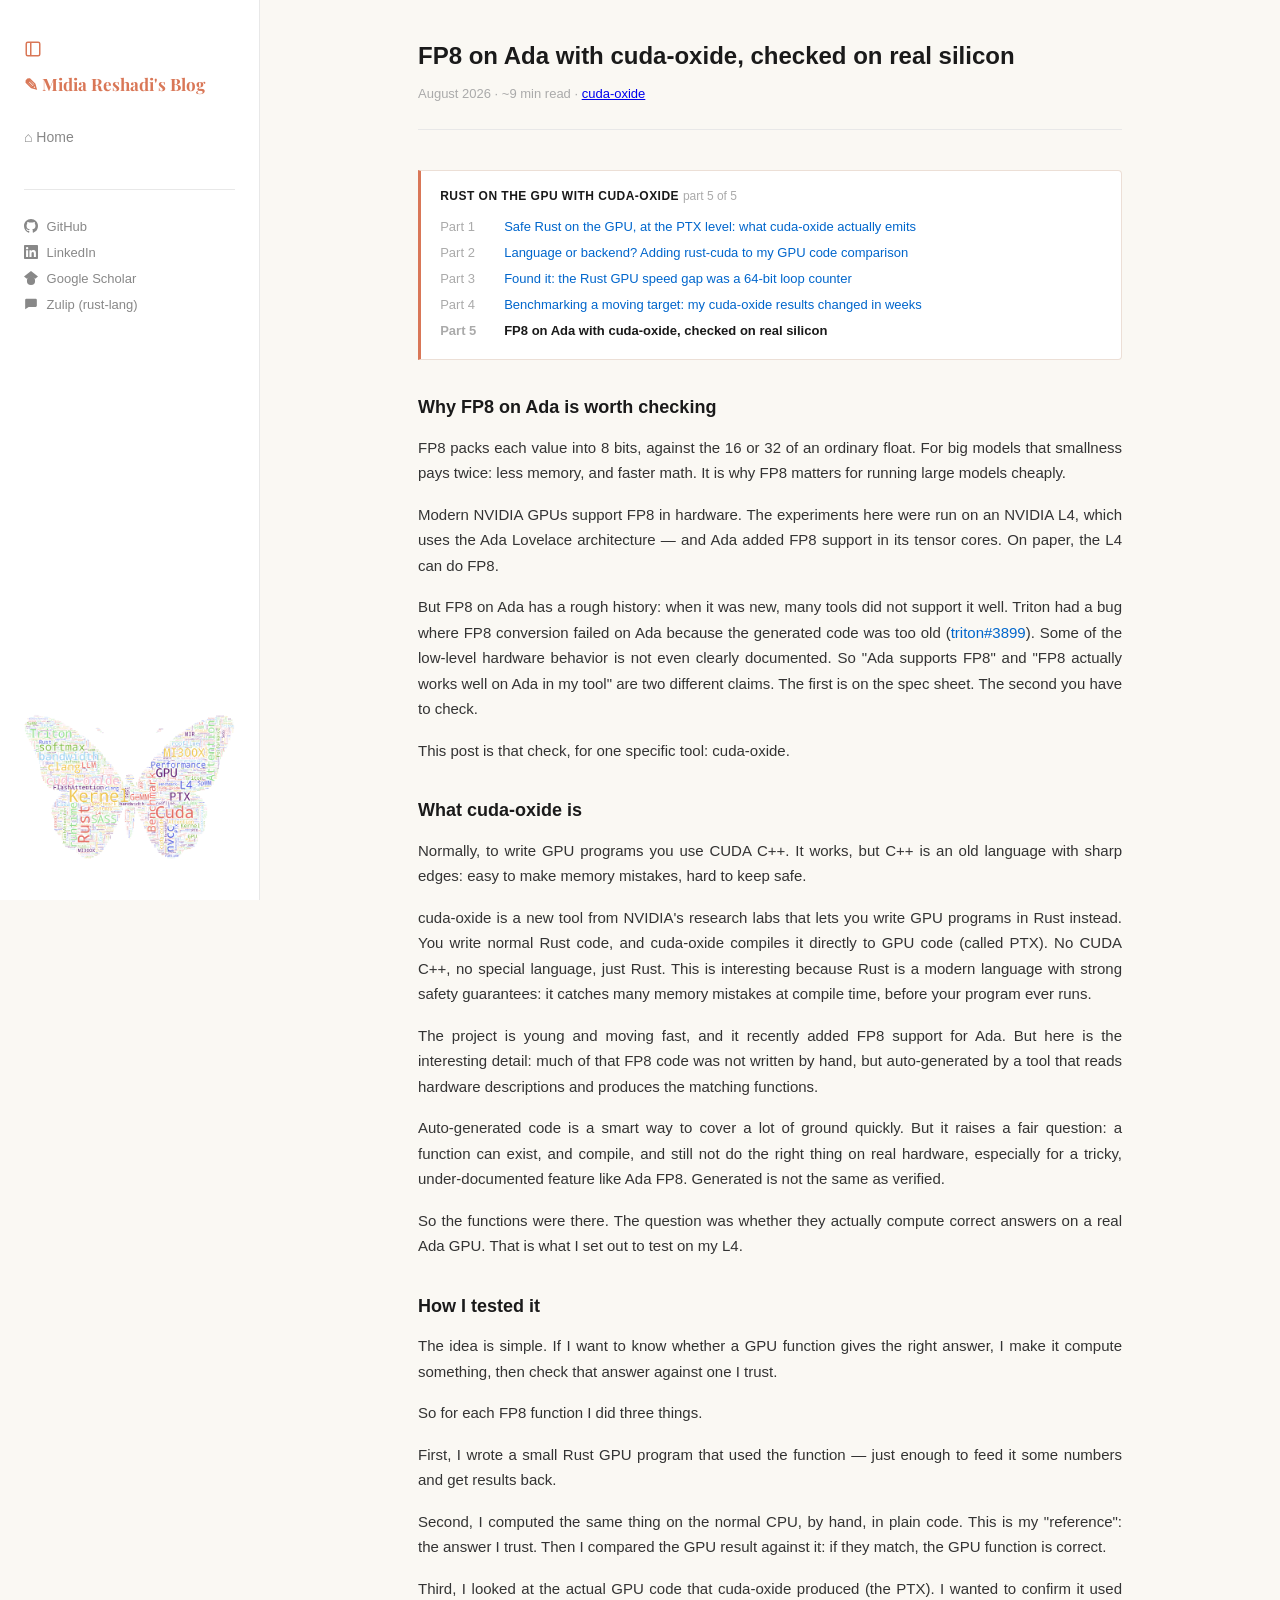
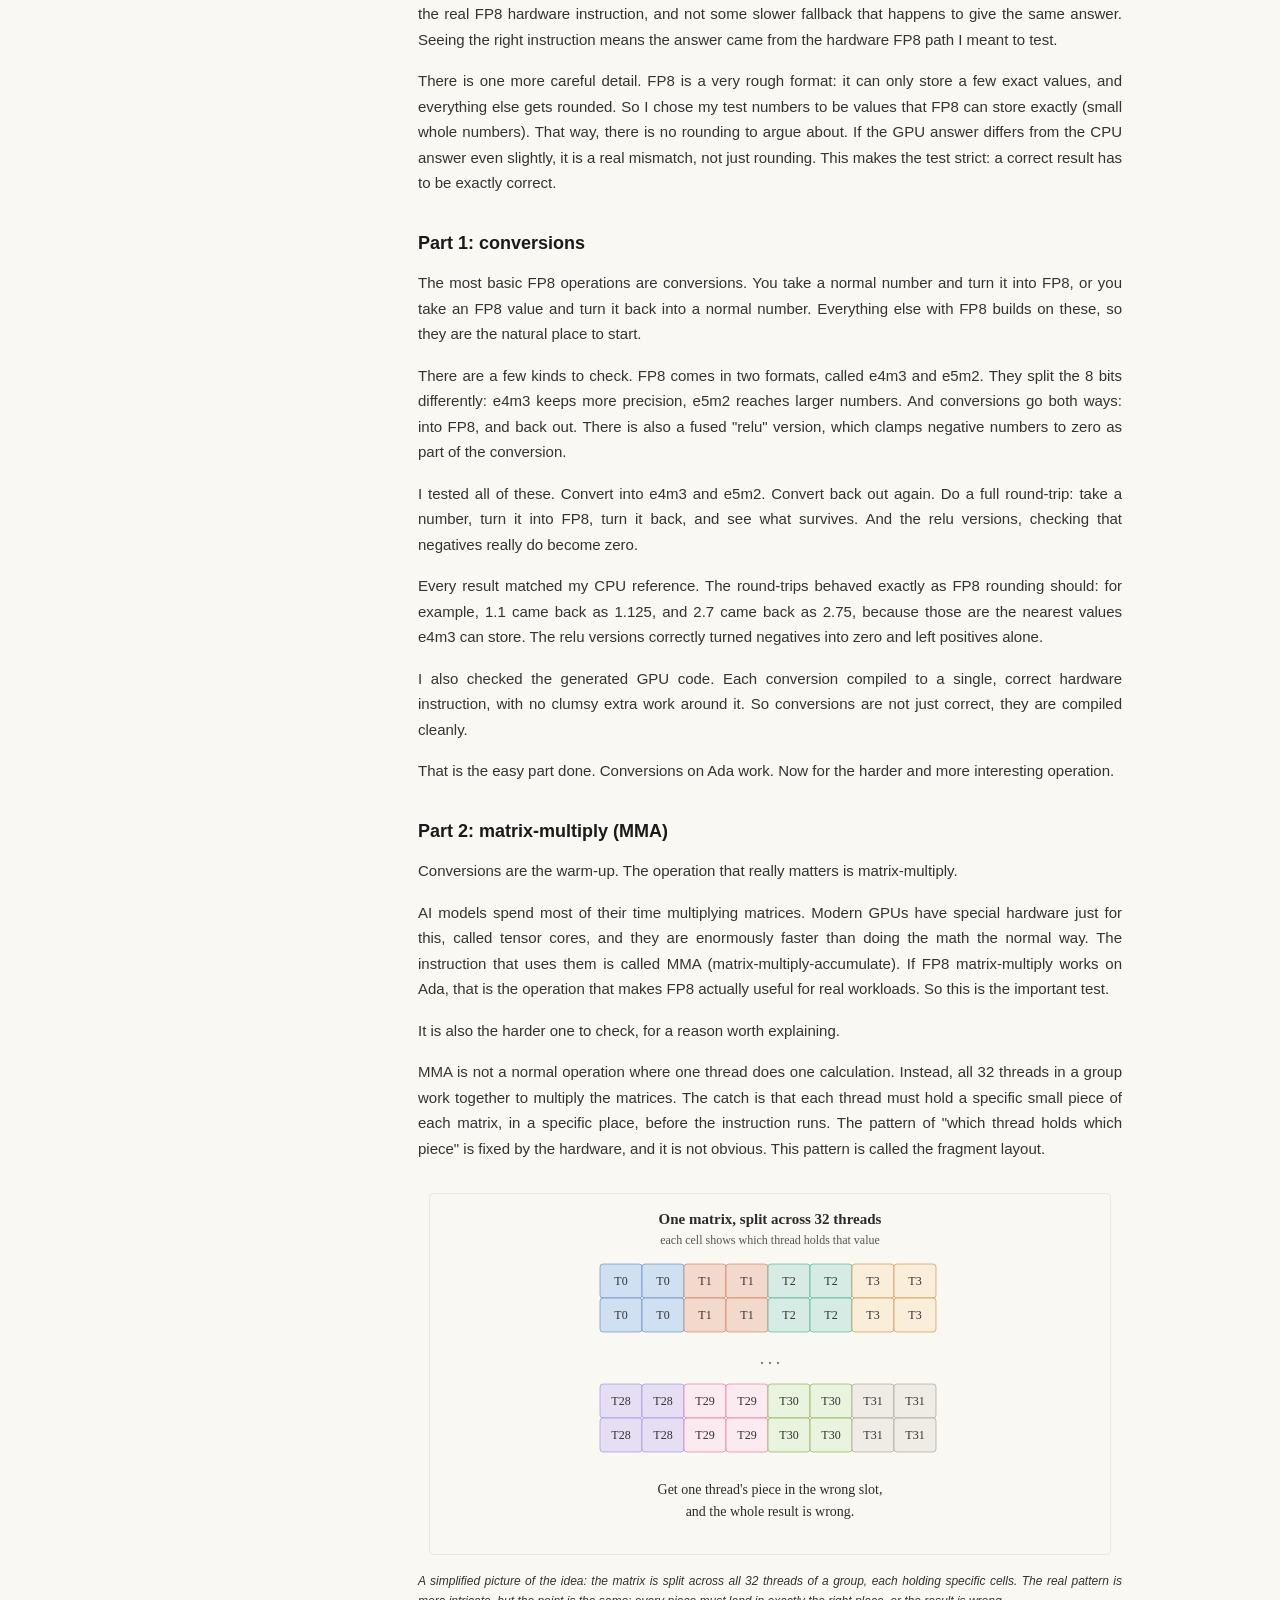
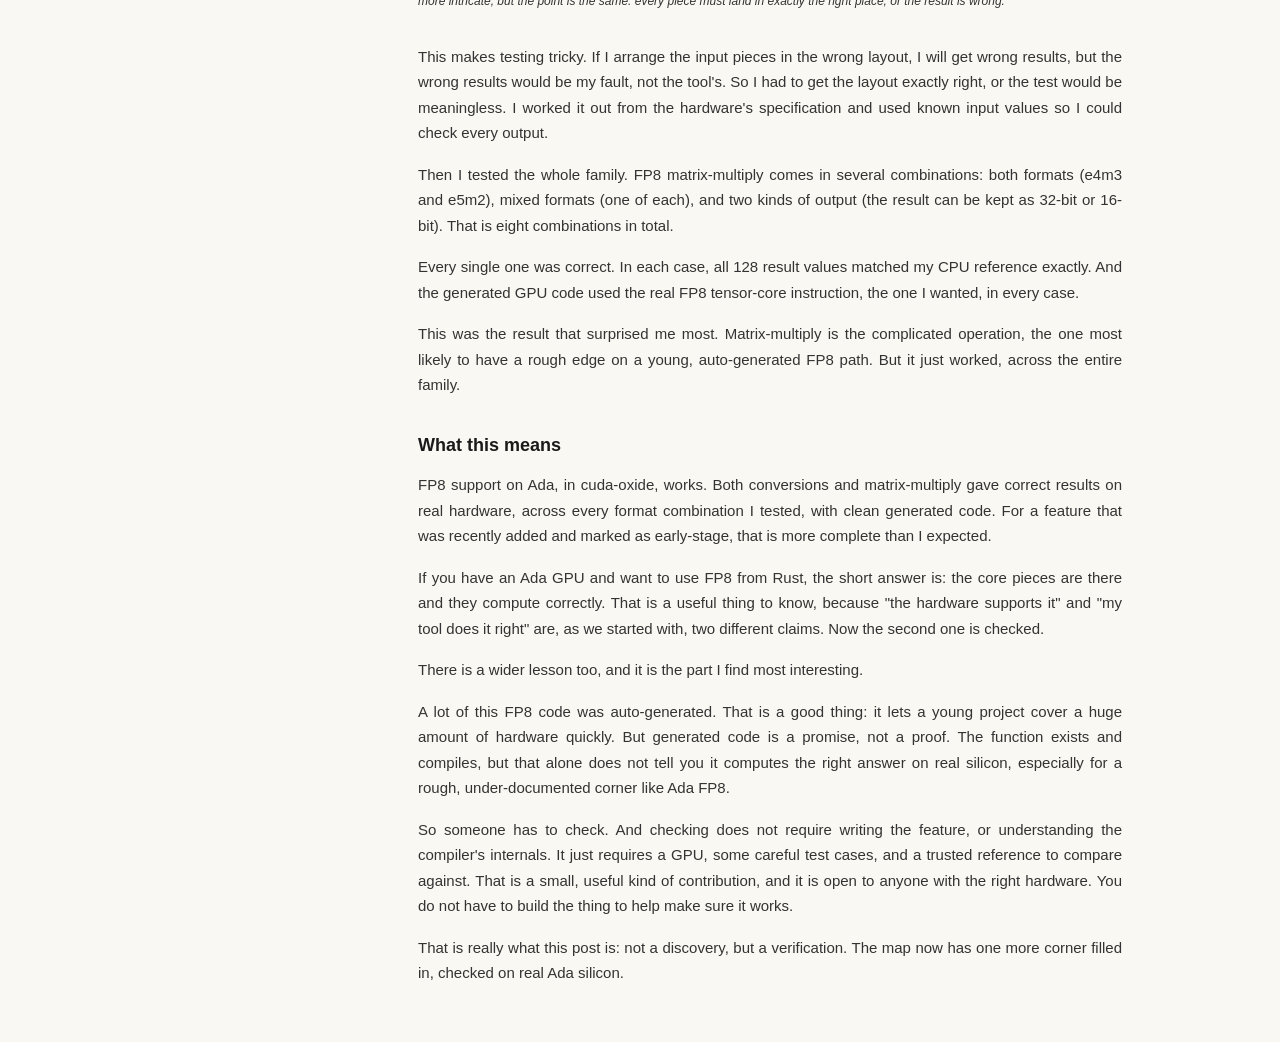
<file: blog/fp8-ada/index.html>
<!DOCTYPE html>
<html lang="en">
<head>
    <meta charset="UTF-8">
    <meta name="viewport" content="width=device-width, initial-scale=1.0">
    <title>FP8 on Ada with cuda-oxide, checked on real silicon — Midia Reshadi</title>
    <meta name="description" content="cuda-oxide lets you write GPU kernels in Rust. Its FP8 support for Ada (sm_89) was largely auto-generated, so I checked it on a real L4: FP8 conversions and the full m16n8k16 tensor-core MMA family, verified numerically correct against CPU references, with clean PTX. Generated is not the same as verified, so this fills in that gap. 1 figure.">
    <link rel="canonical" href="https://midiareshadi.github.io/blog/fp8-ada/">
    <meta property="og:type" content="article">
    <meta property="og:url" content="https://midiareshadi.github.io/blog/fp8-ada/">
    <meta property="og:title" content="FP8 on Ada with cuda-oxide, checked on real silicon — Midia Reshadi">
    <meta property="og:description" content="cuda-oxide lets you write GPU kernels in Rust. Its FP8 support for Ada (sm_89) was largely auto-generated, so I checked it on a real L4: FP8 conversions and the full m16n8k16 tensor-core MMA family, verified numerically correct against CPU references, with clean PTX. Generated is not the same as verified, so this fills in that gap. 1 figure.">
    <meta name="twitter:card" content="summary_large_image">
    <link rel="alternate" type="application/rss+xml" title="Midia Reshadi" href="https://midiareshadi.github.io/feed.xml">
    <link rel="preconnect" href="https://fonts.googleapis.com">
    <link rel="preconnect" href="https://fonts.gstatic.com" crossorigin>
    <link rel="stylesheet" href="../../css/style.css?v=13">
    <link href="https://fonts.googleapis.com/css2?family=Playfair+Display:wght@700&family=Comic+Neue:wght@700&display=swap" rel="stylesheet">
    <script defer src="../../js/site.js?v=13"></script>
</head>
<body>
    <button id="floating-toggle" onclick="toggleSidebar()" title="Show sidebar">
        <svg width="18" height="18" viewBox="0 0 24 24" fill="none" stroke="currentColor" stroke-width="2"><rect x="3" y="3" width="18" height="18" rx="2"/><line x1="9" y1="3" x2="9" y2="21"/></svg>
    </button>
    <aside class="sidebar">
        <div class="sidebar-head">
            <button class="sidebar-toggle" onclick="toggleSidebar()" title="Toggle sidebar">
                <svg width="18" height="18" viewBox="0 0 24 24" fill="none" stroke="currentColor" stroke-width="2"><rect x="3" y="3" width="18" height="18" rx="2"/><line x1="9" y1="3" x2="9" y2="21"/></svg>
            </button>
            <p class="sidebar-brand">&#9998; Midia Reshadi's Blog</p>
        </div>
        <ul class="sidebar-nav">
            <li><a href="../../index.html">&#8962; Home</a></li>
        </ul>
        <div class="sidebar-links">
            <a href="https://github.com/midiareshadi" target="_blank" rel="noopener">
                <svg width="14" height="14" viewBox="0 0 24 24" fill="currentColor" class="sidebar-icon"><path d="M12 0C5.37 0 0 5.37 0 12c0 5.31 3.435 9.795 8.205 11.385.6.105.825-.255.825-.57 0-.285-.015-1.23-.015-2.235-3.015.555-3.795-.735-4.035-1.41-.135-.345-.72-1.41-1.23-1.695-.42-.225-1.02-.78-.015-.795.945-.015 1.62.87 1.845 1.23 1.08 1.815 2.805 1.305 3.495.99.105-.78.42-1.305.765-1.605-2.67-.3-5.46-1.335-5.46-5.925 0-1.305.465-2.385 1.23-3.225-.12-.3-.54-1.53.12-3.18 0 0 1.005-.315 3.3 1.23.96-.27 1.98-.405 3-.405s2.04.135 3 .405c2.295-1.56 3.3-1.23 3.3-1.23.66 1.65.24 2.88.12 3.18.765.84 1.23 1.905 1.23 3.225 0 4.605-2.805 5.625-5.475 5.925.435.375.81 1.095.81 2.22 0 1.605-.015 2.895-.015 3.3 0 .315.225.69.825.57A12.02 12.02 0 0 0 24 12c0-6.63-5.37-12-12-12z"/></svg>
                GitHub
            </a>
            <a href="https://www.linkedin.com/in/midia-reshadi/" target="_blank" rel="noopener">
                <svg width="14" height="14" viewBox="0 0 24 24" fill="currentColor" class="sidebar-icon"><path d="M20.447 20.452h-3.554v-5.569c0-1.328-.027-3.037-1.852-3.037-1.853 0-2.136 1.445-2.136 2.939v5.667H9.351V9h3.414v1.561h.046c.477-.9 1.637-1.85 3.37-1.85 3.601 0 4.267 2.37 4.267 5.455v6.286zM5.337 7.433a2.062 2.062 0 0 1-2.063-2.065 2.064 2.064 0 1 1 2.063 2.065zm1.782 13.019H3.555V9h3.564v11.452zM22.225 0H1.771C.792 0 0 .774 0 1.729v20.542C0 23.227.792 24 1.771 24h20.451C23.2 24 24 23.227 24 22.271V1.729C24 .774 23.2 0 22.222 0h.003z"/></svg>
                LinkedIn
            </a>
            <a href="https://scholar.google.com/citations?user=gVWj19kAAAAJ&hl=en" target="_blank" rel="noopener">
                <svg width="14" height="14" viewBox="0 0 24 24" fill="currentColor" class="sidebar-icon"><path d="M12 24a7 7 0 1 1 0-14 7 7 0 0 1 0 14zm0-24L0 9.5l4.838 3.94A8 8 0 0 1 12 10a8 8 0 0 1 7.162 3.44L24 9.5z"/></svg>
                Google Scholar
            </a>
            <a href="https://rust-lang.zulipchat.com/#user/818806" target="_blank" rel="noopener">
                <svg width="14" height="14" viewBox="0 0 24 24" fill="currentColor" class="sidebar-icon"><path d="M2 5a2 2 0 0 1 2-2h16a2 2 0 0 1 2 2v10a2 2 0 0 1-2 2H8l-6 4V5z"/></svg>
                Zulip (rust-lang)
            </a>
        </div>
        <div class="sidebar-figure">
            <img src="../../assets/figures/butterfly-tags.png" width="530" height="367"
                 alt="A butterfly made from the topics on this blog: GPU, kernel, CUDA, Triton, Rust, cuda-oxide, PTX, SASS, MI300X and more">
        </div>
    </aside>
    <main class="main">
        <article>
            <header class="post-header">
                <h1>FP8 on Ada with cuda-oxide, checked on real silicon</h1>
                <p class="post-meta">August 2026 &middot; ~9 min read &middot; <a href="https://github.com/NVlabs/cuda-oxide" target="_blank" rel="noopener">cuda-oxide</a></p>
            </header>
            <!-- series-nav -->
            <nav class="series-nav" aria-label="Series navigation">
                <p class="series-title">Rust on the GPU with cuda-oxide <span class="series-count">part 5 of 5</span></p>
                <ul>
                    <li><span class="series-part">Part 1</span><a href="../../blog/cuda-oxide-ptx/">Safe Rust on the GPU, at the PTX level: what cuda-oxide actually emits</a></li>
                    <li><span class="series-part">Part 2</span><a href="../../blog/rust-cuda-vs-oxide/">Language or backend? Adding rust-cuda to my GPU code comparison</a></li>
                    <li><span class="series-part">Part 3</span><a href="../../blog/reduction-gap/">Found it: the Rust GPU speed gap was a 64-bit loop counter</a></li>
                    <li><span class="series-part">Part 4</span><a href="../../blog/oxide-moving-target/">Benchmarking a moving target: my cuda-oxide results changed in weeks</a></li>
                    <li class="is-current"><span class="series-part">Part 5</span><span>FP8 on Ada with cuda-oxide, checked on real silicon</span></li>
                </ul>
            </nav>
            <!-- /series-nav -->
            <div class="post-content">
<h2>Why FP8 on Ada is worth checking</h2>
<p>FP8 packs each value into 8 bits, against the 16 or 32 of an ordinary float. For big models that smallness pays twice: less memory, and faster math. It is why FP8 matters for running large models cheaply.</p>
<p>Modern NVIDIA GPUs support FP8 in hardware. The experiments here were run on an NVIDIA L4, which uses the Ada Lovelace architecture — and Ada added FP8 support in its tensor cores. On paper, the L4 can do FP8.</p>
<p>But FP8 on Ada has a rough history: when it was new, many tools did not support it well. Triton had a bug where FP8 conversion failed on Ada because the generated code was too old (<a href="https://github.com/triton-lang/triton/issues/3899">triton#3899</a>). Some of the low-level hardware behavior is not even clearly documented. So "Ada supports FP8" and "FP8 actually works well on Ada in my tool" are two different claims. The first is on the spec sheet. The second you have to check.</p>
<p>This post is that check, for one specific tool: cuda-oxide.</p>
<h2>What cuda-oxide is</h2>
<p>Normally, to write GPU programs you use CUDA C++. It works, but C++ is an old language with sharp edges: easy to make memory mistakes, hard to keep safe.</p>
<p>cuda-oxide is a new tool from NVIDIA's research labs that lets you write GPU programs in Rust instead. You write normal Rust code, and cuda-oxide compiles it directly to GPU code (called PTX). No CUDA C++, no special language, just Rust. This is interesting because Rust is a modern language with strong safety guarantees: it catches many memory mistakes at compile time, before your program ever runs.</p>
<p>The project is young and moving fast, and it recently added FP8 support for Ada. But here is the interesting detail: much of that FP8 code was not written by hand, but auto-generated by a tool that reads hardware descriptions and produces the matching functions.</p>
<p>Auto-generated code is a smart way to cover a lot of ground quickly. But it raises a fair question: a function can exist, and compile, and still not do the right thing on real hardware, especially for a tricky, under-documented feature like Ada FP8. Generated is not the same as verified.</p>
<p>So the functions were there. The question was whether they actually compute correct answers on a real Ada GPU. That is what I set out to test on my L4.</p>
<h2>How I tested it</h2>
<p>The idea is simple. If I want to know whether a GPU function gives the right answer, I make it compute something, then check that answer against one I trust.</p>
<p>So for each FP8 function I did three things.</p>
<p>First, I wrote a small Rust GPU program that used the function — just enough to feed it some numbers and get results back.</p>
<p>Second, I computed the same thing on the normal CPU, by hand, in plain code. This is my "reference": the answer I trust. Then I compared the GPU result against it: if they match, the GPU function is correct.</p>
<p>Third, I looked at the actual GPU code that cuda-oxide produced (the PTX). I wanted to confirm it used the real FP8 hardware instruction, and not some slower fallback that happens to give the same answer. Seeing the right instruction means the answer came from the hardware FP8 path I meant to test.</p>
<p>There is one more careful detail. FP8 is a very rough format: it can only store a few exact values, and everything else gets rounded. So I chose my test numbers to be values that FP8 can store exactly (small whole numbers). That way, there is no rounding to argue about. If the GPU answer differs from the CPU answer even slightly, it is a real mismatch, not just rounding. This makes the test strict: a correct result has to be exactly correct.</p>
<h2>Part 1: conversions</h2>
<p>The most basic FP8 operations are conversions. You take a normal number and turn it into FP8, or you take an FP8 value and turn it back into a normal number. Everything else with FP8 builds on these, so they are the natural place to start.</p>
<p>There are a few kinds to check. FP8 comes in two formats, called e4m3 and e5m2. They split the 8 bits differently: e4m3 keeps more precision, e5m2 reaches larger numbers. And conversions go both ways: into FP8, and back out. There is also a fused "relu" version, which clamps negative numbers to zero as part of the conversion.</p>
<p>I tested all of these. Convert into e4m3 and e5m2. Convert back out again. Do a full round-trip: take a number, turn it into FP8, turn it back, and see what survives. And the relu versions, checking that negatives really do become zero.</p>
<p>Every result matched my CPU reference. The round-trips behaved exactly as FP8 rounding should: for example, 1.1 came back as 1.125, and 2.7 came back as 2.75, because those are the nearest values e4m3 can store. The relu versions correctly turned negatives into zero and left positives alone.</p>
<p>I also checked the generated GPU code. Each conversion compiled to a single, correct hardware instruction, with no clumsy extra work around it. So conversions are not just correct, they are compiled cleanly.</p>
<p>That is the easy part done. Conversions on Ada work. Now for the harder and more interesting operation.</p>
<h2>Part 2: matrix-multiply (MMA)</h2>
<p>Conversions are the warm-up. The operation that really matters is matrix-multiply.</p>
<p>AI models spend most of their time multiplying matrices. Modern GPUs have special hardware just for this, called tensor cores, and they are enormously faster than doing the math the normal way. The instruction that uses them is called MMA (matrix-multiply-accumulate). If FP8 matrix-multiply works on Ada, that is the operation that makes FP8 actually useful for real workloads. So this is the important test.</p>
<p>It is also the harder one to check, for a reason worth explaining.</p>
<p>MMA is not a normal operation where one thread does one calculation. Instead, all 32 threads in a group work together to multiply the matrices. The catch is that each thread must hold a specific small piece of each matrix, in a specific place, before the instruction runs. The pattern of "which thread holds which piece" is fixed by the hardware, and it is not obvious. This pattern is called the fragment layout.</p>
<div class="figure">
    <img src="../../assets/figures/fp8-fragment-layout.svg" alt="A simplified picture of the idea: the matrix is split across all 32 threads of a group, each holding specific cells. The real pattern is more intricate, but the point is the same: every piece must land in exactly the right place, or the result is wrong.">
    <p class="figure-caption">A simplified picture of the idea: the matrix is split across all 32 threads of a group, each holding specific cells. The real pattern is more intricate, but the point is the same: every piece must land in exactly the right place, or the result is wrong.</p>
</div>
<p>This makes testing tricky. If I arrange the input pieces in the wrong layout, I will get wrong results, but the wrong results would be my fault, not the tool's. So I had to get the layout exactly right, or the test would be meaningless. I worked it out from the hardware's specification and used known input values so I could check every output.</p>
<p>Then I tested the whole family. FP8 matrix-multiply comes in several combinations: both formats (e4m3 and e5m2), mixed formats (one of each), and two kinds of output (the result can be kept as 32-bit or 16-bit). That is eight combinations in total.</p>
<p>Every single one was correct. In each case, all 128 result values matched my CPU reference exactly. And the generated GPU code used the real FP8 tensor-core instruction, the one I wanted, in every case.</p>
<p>This was the result that surprised me most. Matrix-multiply is the complicated operation, the one most likely to have a rough edge on a young, auto-generated FP8 path. But it just worked, across the entire family.</p>
<h2>What this means</h2>
<p>FP8 support on Ada, in cuda-oxide, works. Both conversions and matrix-multiply gave correct results on real hardware, across every format combination I tested, with clean generated code. For a feature that was recently added and marked as early-stage, that is more complete than I expected.</p>
<p>If you have an Ada GPU and want to use FP8 from Rust, the short answer is: the core pieces are there and they compute correctly. That is a useful thing to know, because "the hardware supports it" and "my tool does it right" are, as we started with, two different claims. Now the second one is checked.</p>
<p>There is a wider lesson too, and it is the part I find most interesting.</p>
<p>A lot of this FP8 code was auto-generated. That is a good thing: it lets a young project cover a huge amount of hardware quickly. But generated code is a promise, not a proof. The function exists and compiles, but that alone does not tell you it computes the right answer on real silicon, especially for a rough, under-documented corner like Ada FP8.</p>
<p>So someone has to check. And checking does not require writing the feature, or understanding the compiler's internals. It just requires a GPU, some careful test cases, and a trusted reference to compare against. That is a small, useful kind of contribution, and it is open to anyone with the right hardware. You do not have to build the thing to help make sure it works.</p>
<p>That is really what this post is: not a discovery, but a verification. The map now has one more corner filled in, checked on real Ada silicon.</p>
            </div>
        </article>
    </main>
</body>
</html>
</file>
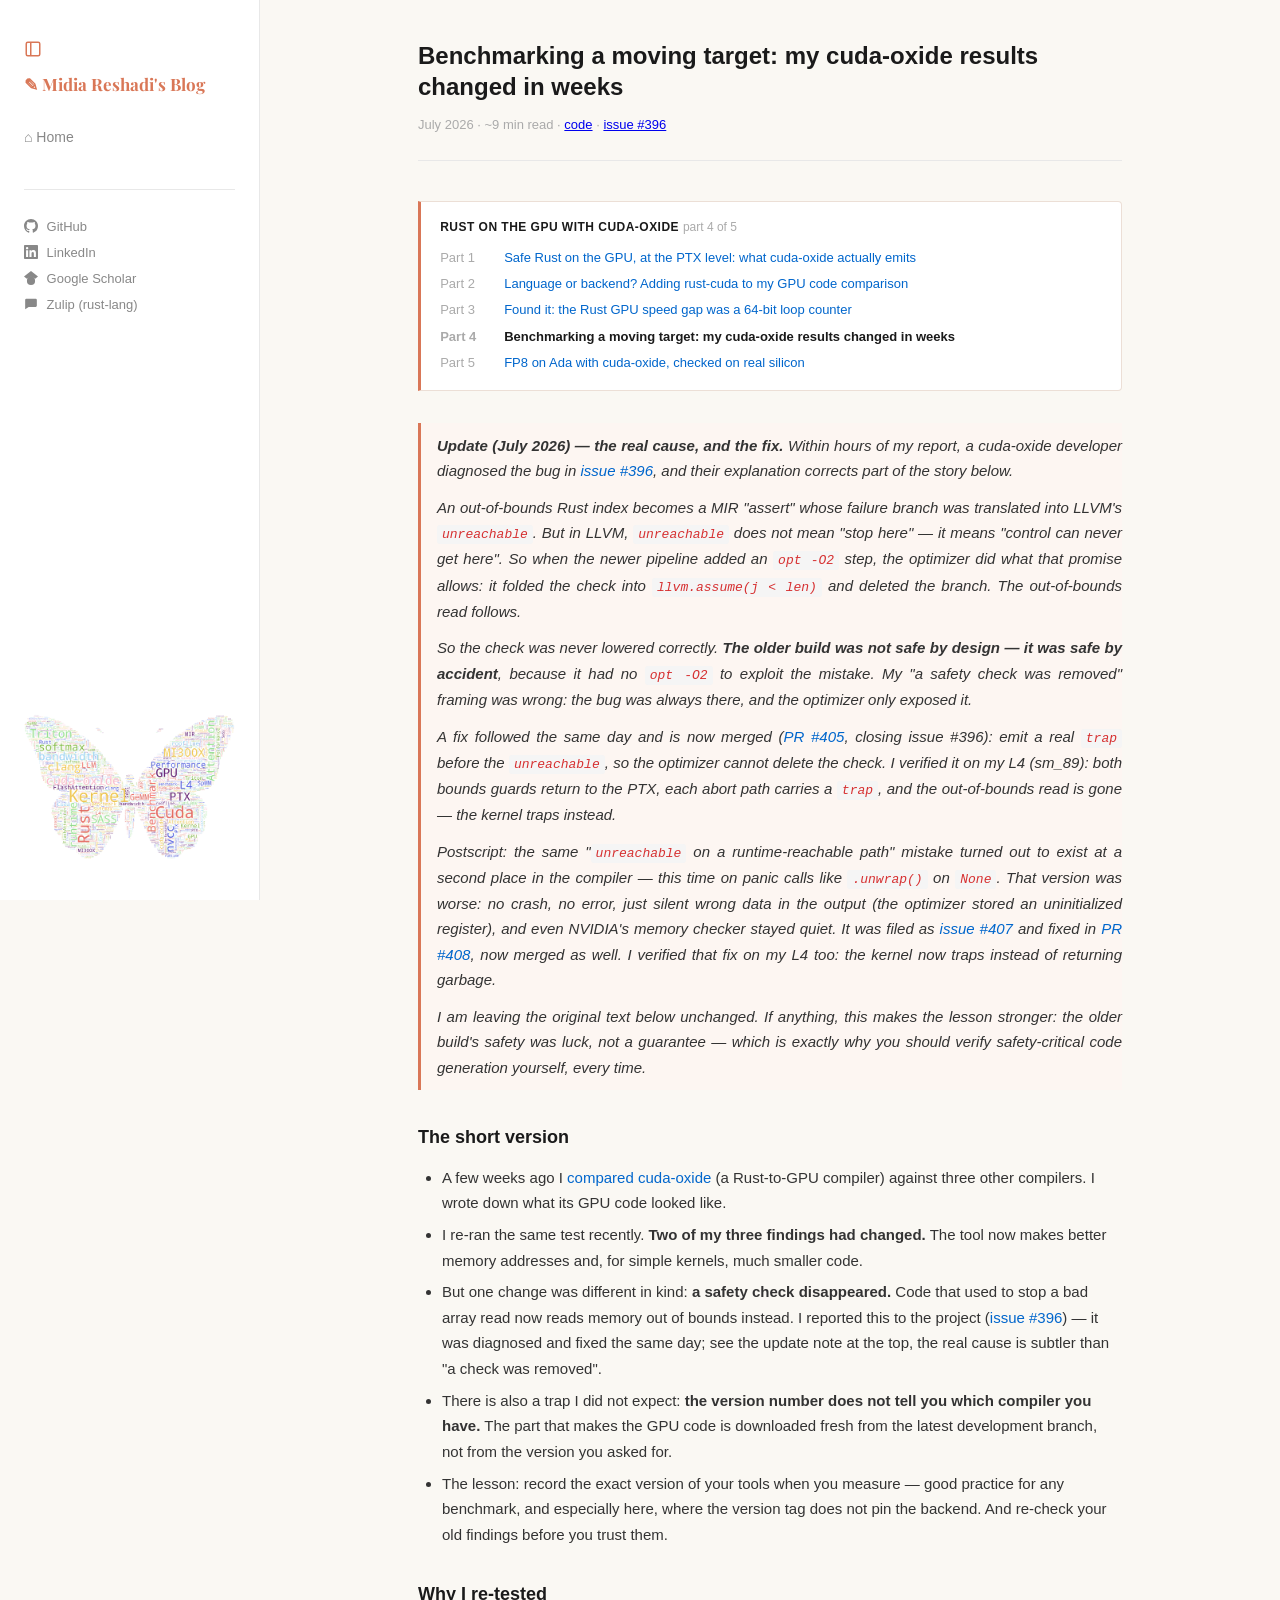
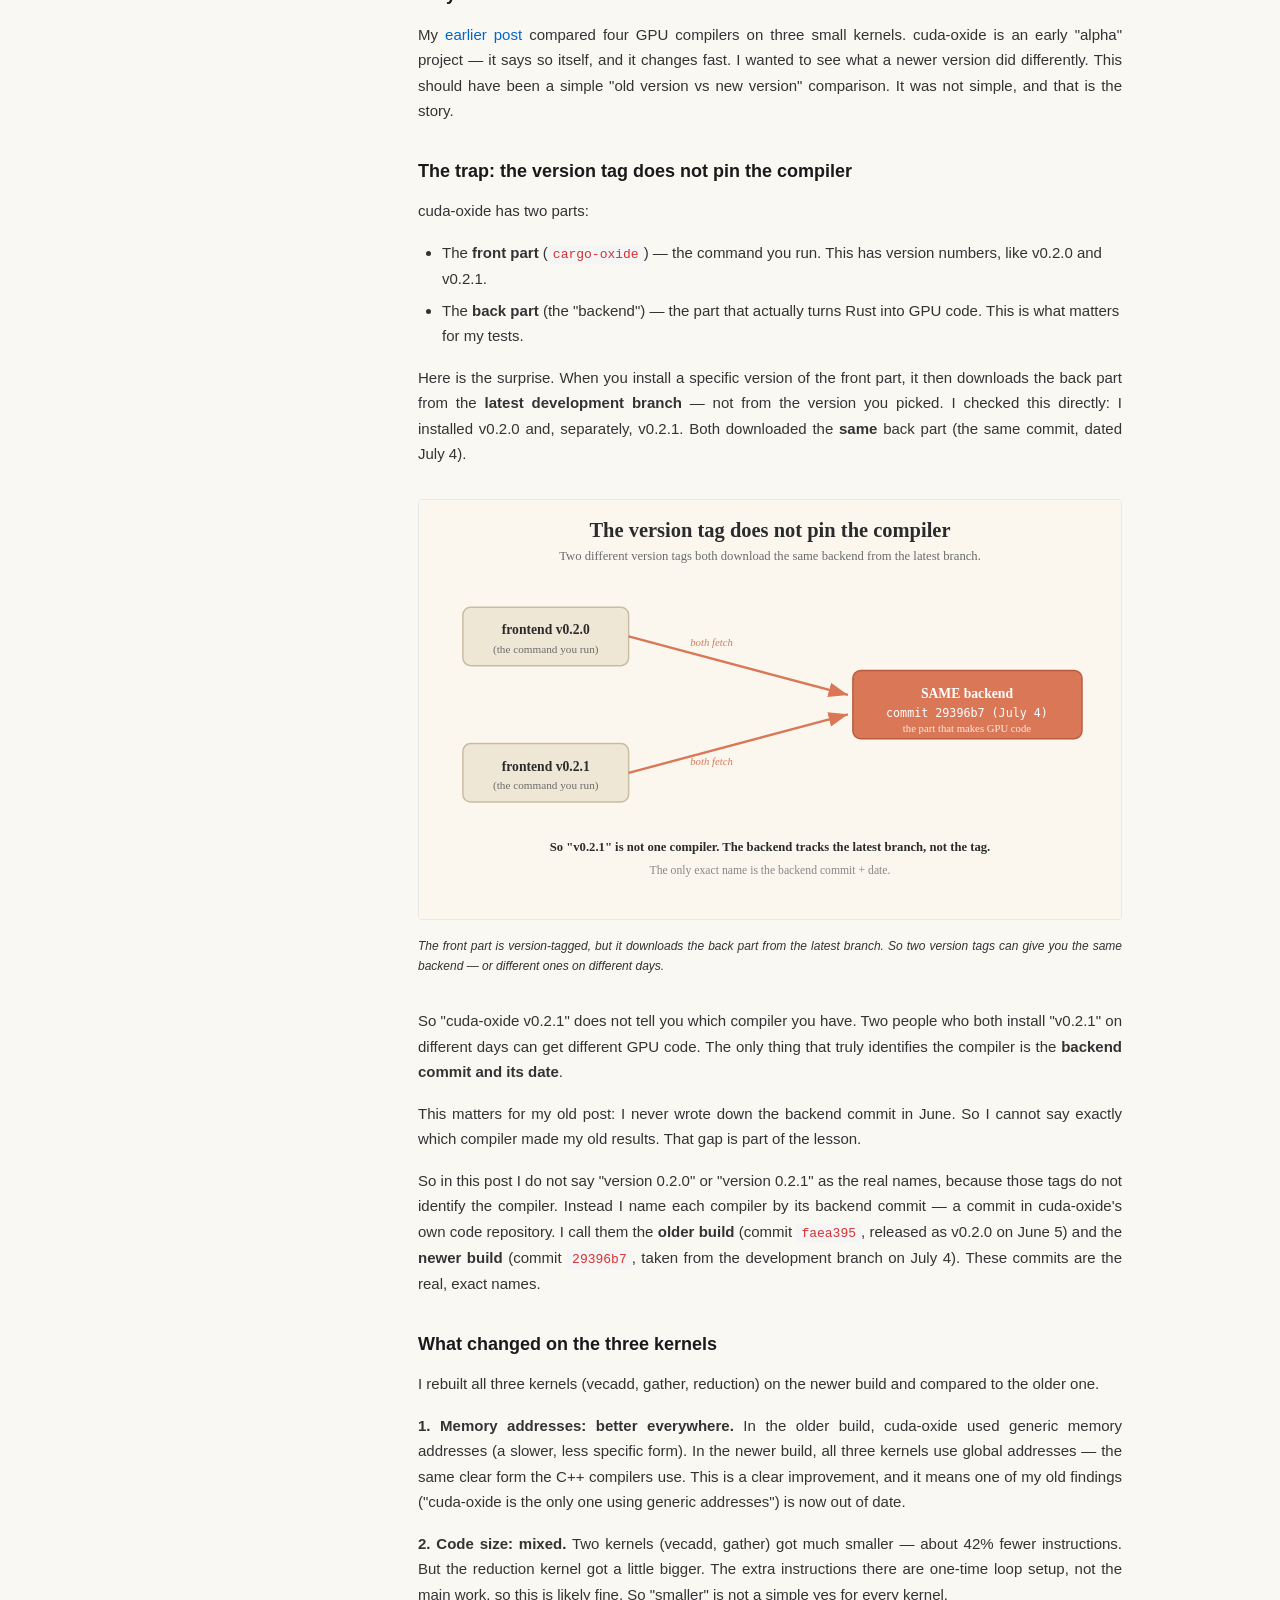
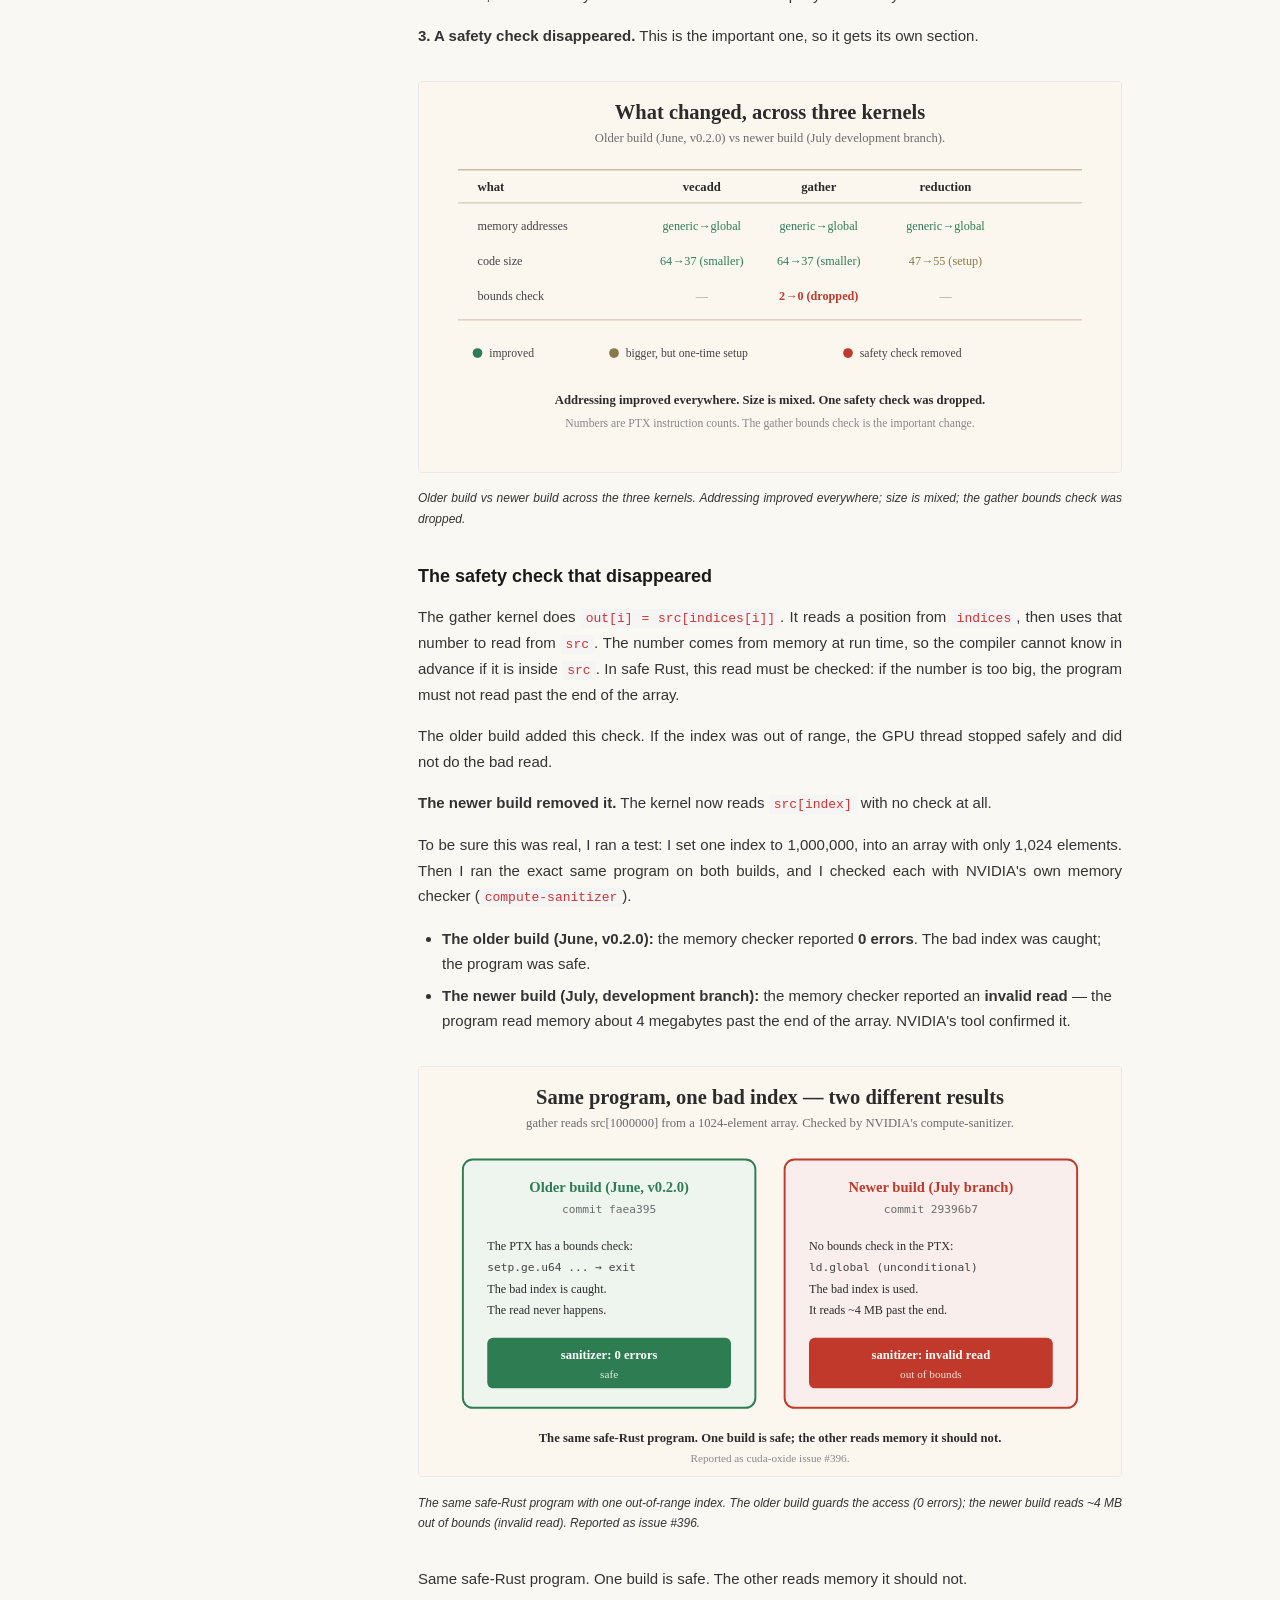
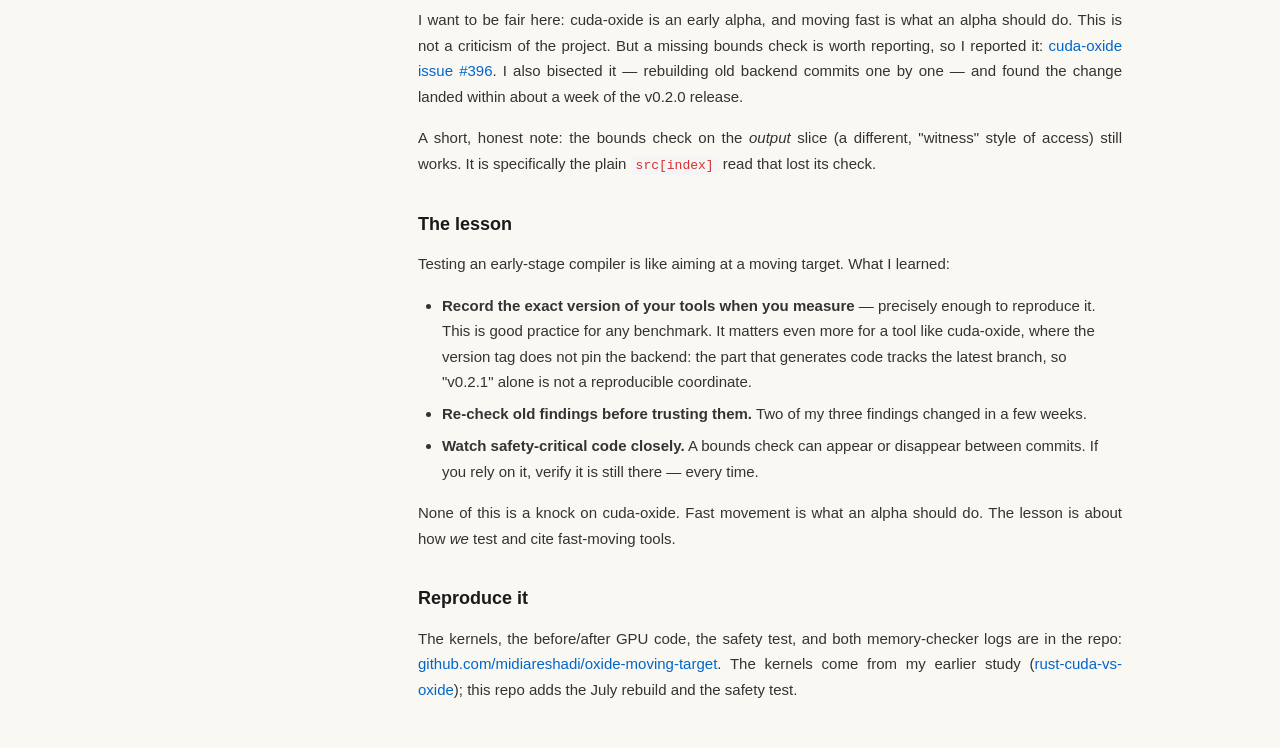
<file: blog/oxide-moving-target/index.html>
<!DOCTYPE html>
<html lang="en">
<head>
    <meta charset="UTF-8">
    <meta name="viewport" content="width=device-width, initial-scale=1.0">
    <title>Benchmarking a moving target: my cuda-oxide results changed in weeks — Midia Reshadi</title>
    <meta name="description" content="A follow-up to my cuda-oxide study. Re-testing weeks later, two of three findings had changed — and one change dropped a safe-indexing bounds check, so safe Rust code reads out of bounds (confirmed by compute-sanitizer, reported as cuda-oxide #396). Also: why the version tag does not pin the compiler. 3 figures.">
    <link rel="canonical" href="https://midiareshadi.github.io/blog/oxide-moving-target/">
    <meta property="og:type" content="article">
    <meta property="og:url" content="https://midiareshadi.github.io/blog/oxide-moving-target/">
    <meta property="og:title" content="Benchmarking a moving target: my cuda-oxide results changed in weeks — Midia Reshadi">
    <meta property="og:description" content="A follow-up to my cuda-oxide study. Re-testing weeks later, two of three findings had changed — and one change dropped a safe-indexing bounds check, so safe Rust code reads out of bounds (confirmed by compute-sanitizer, reported as cuda-oxide #396). Also: why the version tag does not pin the compiler. 3 figures.">
    <meta name="twitter:card" content="summary_large_image">
    <link rel="alternate" type="application/rss+xml" title="Midia Reshadi" href="https://midiareshadi.github.io/feed.xml">
    <link rel="preconnect" href="https://fonts.googleapis.com">
    <link rel="preconnect" href="https://fonts.gstatic.com" crossorigin>
    <link rel="stylesheet" href="../../css/style.css?v=13">
    <link href="https://fonts.googleapis.com/css2?family=Playfair+Display:wght@700&family=Comic+Neue:wght@700&display=swap" rel="stylesheet">
    <script defer src="../../js/site.js?v=13"></script>
</head>
<body>
    <button id="floating-toggle" onclick="toggleSidebar()" title="Show sidebar">
        <svg width="18" height="18" viewBox="0 0 24 24" fill="none" stroke="currentColor" stroke-width="2"><rect x="3" y="3" width="18" height="18" rx="2"/><line x1="9" y1="3" x2="9" y2="21"/></svg>
    </button>
    <aside class="sidebar">
        <div class="sidebar-head">
            <button class="sidebar-toggle" onclick="toggleSidebar()" title="Toggle sidebar">
                <svg width="18" height="18" viewBox="0 0 24 24" fill="none" stroke="currentColor" stroke-width="2"><rect x="3" y="3" width="18" height="18" rx="2"/><line x1="9" y1="3" x2="9" y2="21"/></svg>
            </button>
            <p class="sidebar-brand">&#9998; Midia Reshadi's Blog</p>
        </div>
        <ul class="sidebar-nav">
            <li><a href="../../index.html">&#8962; Home</a></li>
        </ul>
        <div class="sidebar-links">
            <a href="https://github.com/midiareshadi" target="_blank" rel="noopener">
                <svg width="14" height="14" viewBox="0 0 24 24" fill="currentColor" class="sidebar-icon"><path d="M12 0C5.37 0 0 5.37 0 12c0 5.31 3.435 9.795 8.205 11.385.6.105.825-.255.825-.57 0-.285-.015-1.23-.015-2.235-3.015.555-3.795-.735-4.035-1.41-.135-.345-.72-1.41-1.23-1.695-.42-.225-1.02-.78-.015-.795.945-.015 1.62.87 1.845 1.23 1.08 1.815 2.805 1.305 3.495.99.105-.78.42-1.305.765-1.605-2.67-.3-5.46-1.335-5.46-5.925 0-1.305.465-2.385 1.23-3.225-.12-.3-.54-1.53.12-3.18 0 0 1.005-.315 3.3 1.23.96-.27 1.98-.405 3-.405s2.04.135 3 .405c2.295-1.56 3.3-1.23 3.3-1.23.66 1.65.24 2.88.12 3.18.765.84 1.23 1.905 1.23 3.225 0 4.605-2.805 5.625-5.475 5.925.435.375.81 1.095.81 2.22 0 1.605-.015 2.895-.015 3.3 0 .315.225.69.825.57A12.02 12.02 0 0 0 24 12c0-6.63-5.37-12-12-12z"/></svg>
                GitHub
            </a>
            <a href="https://www.linkedin.com/in/midia-reshadi/" target="_blank" rel="noopener">
                <svg width="14" height="14" viewBox="0 0 24 24" fill="currentColor" class="sidebar-icon"><path d="M20.447 20.452h-3.554v-5.569c0-1.328-.027-3.037-1.852-3.037-1.853 0-2.136 1.445-2.136 2.939v5.667H9.351V9h3.414v1.561h.046c.477-.9 1.637-1.85 3.37-1.85 3.601 0 4.267 2.37 4.267 5.455v6.286zM5.337 7.433a2.062 2.062 0 0 1-2.063-2.065 2.064 2.064 0 1 1 2.063 2.065zm1.782 13.019H3.555V9h3.564v11.452zM22.225 0H1.771C.792 0 0 .774 0 1.729v20.542C0 23.227.792 24 1.771 24h20.451C23.2 24 24 23.227 24 22.271V1.729C24 .774 23.2 0 22.222 0h.003z"/></svg>
                LinkedIn
            </a>
            <a href="https://scholar.google.com/citations?user=gVWj19kAAAAJ&hl=en" target="_blank" rel="noopener">
                <svg width="14" height="14" viewBox="0 0 24 24" fill="currentColor" class="sidebar-icon"><path d="M12 24a7 7 0 1 1 0-14 7 7 0 0 1 0 14zm0-24L0 9.5l4.838 3.94A8 8 0 0 1 12 10a8 8 0 0 1 7.162 3.44L24 9.5z"/></svg>
                Google Scholar
            </a>
            <a href="https://rust-lang.zulipchat.com/#user/818806" target="_blank" rel="noopener">
                <svg width="14" height="14" viewBox="0 0 24 24" fill="currentColor" class="sidebar-icon"><path d="M2 5a2 2 0 0 1 2-2h16a2 2 0 0 1 2 2v10a2 2 0 0 1-2 2H8l-6 4V5z"/></svg>
                Zulip (rust-lang)
            </a>
        </div>
        <div class="sidebar-figure">
            <img src="../../assets/figures/butterfly-tags.png" width="530" height="367"
                 alt="A butterfly made from the topics on this blog: GPU, kernel, CUDA, Triton, Rust, cuda-oxide, PTX, SASS, MI300X and more">
        </div>
    </aside>
    <main class="main">
        <article>
            <header class="post-header">
                <h1>Benchmarking a moving target: my cuda-oxide results changed in weeks</h1>
                <p class="post-meta">July 2026 &middot; ~9 min read &middot; <a href="https://github.com/midiareshadi/oxide-moving-target" target="_blank" rel="noopener">code</a> &middot; <a href="https://github.com/NVlabs/cuda-oxide/issues/396" target="_blank" rel="noopener">issue #396</a></p>
            </header>
            <!-- series-nav -->
            <nav class="series-nav" aria-label="Series navigation">
                <p class="series-title">Rust on the GPU with cuda-oxide <span class="series-count">part 4 of 5</span></p>
                <ul>
                    <li><span class="series-part">Part 1</span><a href="../../blog/cuda-oxide-ptx/">Safe Rust on the GPU, at the PTX level: what cuda-oxide actually emits</a></li>
                    <li><span class="series-part">Part 2</span><a href="../../blog/rust-cuda-vs-oxide/">Language or backend? Adding rust-cuda to my GPU code comparison</a></li>
                    <li><span class="series-part">Part 3</span><a href="../../blog/reduction-gap/">Found it: the Rust GPU speed gap was a 64-bit loop counter</a></li>
                    <li class="is-current"><span class="series-part">Part 4</span><span>Benchmarking a moving target: my cuda-oxide results changed in weeks</span></li>
                    <li><span class="series-part">Part 5</span><a href="../../blog/fp8-ada/">FP8 on Ada with cuda-oxide, checked on real silicon</a></li>
                </ul>
            </nav>
            <!-- /series-nav -->
            <div class="post-content">
<div style="border-left:3px solid #D97757; padding:0.6rem 0 0.6rem 1rem; margin:0 0 1.5rem 0; background:#fdf6f2;">
<p style="margin:0;"><em><strong>Update (July 2026) — the real cause, and the fix.</strong> Within hours of my report, a cuda-oxide developer diagnosed the bug in <a href="https://github.com/NVlabs/cuda-oxide/issues/396">issue #396</a>, and their explanation corrects part of the story below.</em></p>
<p style="margin:0.7rem 0 0 0;"><em>An out-of-bounds Rust index becomes a MIR "assert" whose failure branch was translated into LLVM's <code>unreachable</code>. But in LLVM, <code>unreachable</code> does not mean "stop here" — it means "control can never get here". So when the newer pipeline added an <code>opt -O2</code> step, the optimizer did what that promise allows: it folded the check into <code>llvm.assume(j &lt; len)</code> and deleted the branch. The out-of-bounds read follows.</em></p>
<p style="margin:0.7rem 0 0 0;"><em>So the check was never lowered correctly. <strong>The older build was not safe by design — it was safe by accident</strong>, because it had no <code>opt -O2</code> to exploit the mistake. My "a safety check was removed" framing was wrong: the bug was always there, and the optimizer only exposed it.</em></p>
<p style="margin:0.7rem 0 0 0;"><em>A fix followed the same day and is now merged (<a href="https://github.com/NVlabs/cuda-oxide/pull/405">PR #405</a>, closing issue #396): emit a real <code>trap</code> before the <code>unreachable</code>, so the optimizer cannot delete the check. I verified it on my L4 (sm_89): both bounds guards return to the PTX, each abort path carries a <code>trap</code>, and the out-of-bounds read is gone — the kernel traps instead.</em></p>
<p style="margin:0.7rem 0 0 0;"><em>Postscript: the same "<code>unreachable</code> on a runtime-reachable path" mistake turned out to exist at a second place in the compiler — this time on panic calls like <code>.unwrap()</code> on <code>None</code>. That version was worse: no crash, no error, just silent wrong data in the output (the optimizer stored an uninitialized register), and even NVIDIA's memory checker stayed quiet. It was filed as <a href="https://github.com/NVlabs/cuda-oxide/issues/407">issue #407</a> and fixed in <a href="https://github.com/NVlabs/cuda-oxide/pull/408">PR #408</a>, now merged as well. I verified that fix on my L4 too: the kernel now traps instead of returning garbage.</em></p>
<p style="margin:0.7rem 0 0 0;"><em>I am leaving the original text below unchanged. If anything, this makes the lesson stronger: the older build's safety was luck, not a guarantee — which is exactly why you should verify safety-critical code generation yourself, every time.</em></p>
</div>

<h2>The short version</h2>
<ul>
<li>A few weeks ago I <a href="../rust-cuda-vs-oxide/index.html">compared cuda-oxide</a> (a Rust-to-GPU compiler) against three other compilers. I wrote down what its GPU code looked like.</li>
<li>I re-ran the same test recently. <strong>Two of my three findings had changed.</strong> The tool now makes better memory addresses and, for simple kernels, much smaller code.</li>
<li>But one change was different in kind: <strong>a safety check disappeared.</strong> Code that used to stop a bad array read now reads memory out of bounds instead. I reported this to the project (<a href="https://github.com/NVlabs/cuda-oxide/issues/396">issue #396</a>) — it was diagnosed and fixed the same day; see the update note at the top, the real cause is subtler than "a check was removed".</li>
<li>There is also a trap I did not expect: <strong>the version number does not tell you which compiler you have.</strong> The part that makes the GPU code is downloaded fresh from the latest development branch, not from the version you asked for.</li>
<li>The lesson: record the exact version of your tools when you measure — good practice for any benchmark, and especially here, where the version tag does not pin the backend. And re-check your old findings before you trust them.</li>
</ul>
<h2>Why I re-tested</h2>
<p>My <a href="../rust-cuda-vs-oxide/index.html">earlier post</a> compared four GPU compilers on three small kernels. cuda-oxide is an early "alpha" project — it says so itself, and it changes fast. I wanted to see what a newer version did differently. This should have been a simple "old version vs new version" comparison. It was not simple, and that is the story.</p>
<h2>The trap: the version tag does not pin the compiler</h2>
<p>cuda-oxide has two parts:</p>
<ul>
<li>The <strong>front part</strong> (<code>cargo-oxide</code>) — the command you run. This has version numbers, like v0.2.0 and v0.2.1.</li>
<li>The <strong>back part</strong> (the "backend") — the part that actually turns Rust into GPU code. This is what matters for my tests.</li>
</ul>
<p>Here is the surprise. When you install a specific version of the front part, it then downloads the back part from the <strong>latest development branch</strong> — not from the version you picked. I checked this directly: I installed v0.2.0 and, separately, v0.2.1. Both downloaded the <strong>same</strong> back part (the same commit, dated July 4).</p>
<div class="figure">
    <img src="../../assets/figures/omt-provenance-trap.svg" alt="Two version tags both fetch the same backend commit from the latest branch">
    <p class="figure-caption">The front part is version-tagged, but it downloads the back part from the latest branch. So two version tags can give you the same backend — or different ones on different days.</p>
</div>
<p>So "cuda-oxide v0.2.1" does not tell you which compiler you have. Two people who both install "v0.2.1" on different days can get different GPU code. The only thing that truly identifies the compiler is the <strong>backend commit and its date</strong>.</p>
<p>This matters for my old post: I never wrote down the backend commit in June. So I cannot say exactly which compiler made my old results. That gap is part of the lesson.</p>
<p>So in this post I do not say "version 0.2.0" or "version 0.2.1" as the real names, because those tags do not identify the compiler. Instead I name each compiler by its backend commit — a commit in cuda-oxide's own code repository. I call them the <strong>older build</strong> (commit <code>faea395</code>, released as v0.2.0 on June 5) and the <strong>newer build</strong> (commit <code>29396b7</code>, taken from the development branch on July 4). These commits are the real, exact names.</p>
<h2>What changed on the three kernels</h2>
<p>I rebuilt all three kernels (vecadd, gather, reduction) on the newer build and compared to the older one.</p>
<p><strong>1. Memory addresses: better everywhere.</strong> In the older build, cuda-oxide used generic memory addresses (a slower, less specific form). In the newer build, all three kernels use global addresses — the same clear form the C++ compilers use. This is a clear improvement, and it means one of my old findings ("cuda-oxide is the only one using generic addresses") is now out of date.</p>
<p><strong>2. Code size: mixed.</strong> Two kernels (vecadd, gather) got much smaller — about 42% fewer instructions. But the reduction kernel got a little bigger. The extra instructions there are one-time loop setup, not the main work, so this is likely fine. So "smaller" is not a simple yes for every kernel.</p>
<p><strong>3. A safety check disappeared.</strong> This is the important one, so it gets its own section.</p>
<div class="figure">
    <img src="../../assets/figures/omt-three-kernels.svg" alt="Table: addressing improved on all three kernels; size mixed; gather bounds check dropped">
    <p class="figure-caption">Older build vs newer build across the three kernels. Addressing improved everywhere; size is mixed; the gather bounds check was dropped.</p>
</div>
<h2>The safety check that disappeared</h2>
<p>The gather kernel does <code>out[i] = src[indices[i]]</code>. It reads a position from <code>indices</code>, then uses that number to read from <code>src</code>. The number comes from memory at run time, so the compiler cannot know in advance if it is inside <code>src</code>. In safe Rust, this read must be checked: if the number is too big, the program must not read past the end of the array.</p>
<p>The older build added this check. If the index was out of range, the GPU thread stopped safely and did not do the bad read.</p>
<p><strong>The newer build removed it.</strong> The kernel now reads <code>src[index]</code> with no check at all.</p>
<p>To be sure this was real, I ran a test: I set one index to 1,000,000, into an array with only 1,024 elements. Then I ran the exact same program on both builds, and I checked each with NVIDIA's own memory checker (<code>compute-sanitizer</code>).</p>
<ul>
<li><strong>The older build (June, v0.2.0):</strong> the memory checker reported <strong>0 errors</strong>. The bad index was caught; the program was safe.</li>
<li><strong>The newer build (July, development branch):</strong> the memory checker reported an <strong>invalid read</strong> — the program read memory about 4 megabytes past the end of the array. NVIDIA's tool confirmed it.</li>
</ul>
<div class="figure">
    <img src="../../assets/figures/omt-safety-contrast.svg" alt="Same program: older build 0 errors, newer build invalid out-of-bounds read">
    <p class="figure-caption">The same safe-Rust program with one out-of-range index. The older build guards the access (0 errors); the newer build reads ~4 MB out of bounds (invalid read). Reported as issue #396.</p>
</div>
<p>Same safe-Rust program. One build is safe. The other reads memory it should not.</p>
<p>I want to be fair here: cuda-oxide is an early alpha, and moving fast is what an alpha should do. This is not a criticism of the project. But a missing bounds check is worth reporting, so I reported it: <a href="https://github.com/NVlabs/cuda-oxide/issues/396">cuda-oxide issue #396</a>. I also bisected it — rebuilding old backend commits one by one — and found the change landed within about a week of the v0.2.0 release.</p>
<p>A short, honest note: the bounds check on the <em>output</em> slice (a different, "witness" style of access) still works. It is specifically the plain <code>src[index]</code> read that lost its check.</p>
<h2>The lesson</h2>
<p>Testing an early-stage compiler is like aiming at a moving target. What I learned:</p>
<ul>
<li><strong>Record the exact version of your tools when you measure</strong> — precisely enough to reproduce it. This is good practice for any benchmark. It matters even more for a tool like cuda-oxide, where the version tag does not pin the backend: the part that generates code tracks the latest branch, so "v0.2.1" alone is not a reproducible coordinate.</li>
<li><strong>Re-check old findings before trusting them.</strong> Two of my three findings changed in a few weeks.</li>
<li><strong>Watch safety-critical code closely.</strong> A bounds check can appear or disappear between commits. If you rely on it, verify it is still there — every time.</li>
</ul>
<p>None of this is a knock on cuda-oxide. Fast movement is what an alpha should do. The lesson is about how <em>we</em> test and cite fast-moving tools.</p>
<h2>Reproduce it</h2>
<p>The kernels, the before/after GPU code, the safety test, and both memory-checker logs are in the repo: <a href="https://github.com/midiareshadi/oxide-moving-target">github.com/midiareshadi/oxide-moving-target</a>. The kernels come from my earlier study (<a href="../rust-cuda-vs-oxide/index.html">rust-cuda-vs-oxide</a>); this repo adds the July rebuild and the safety test.</p>
            </div>
        </article>
    </main>
</body>
</html>
</file>
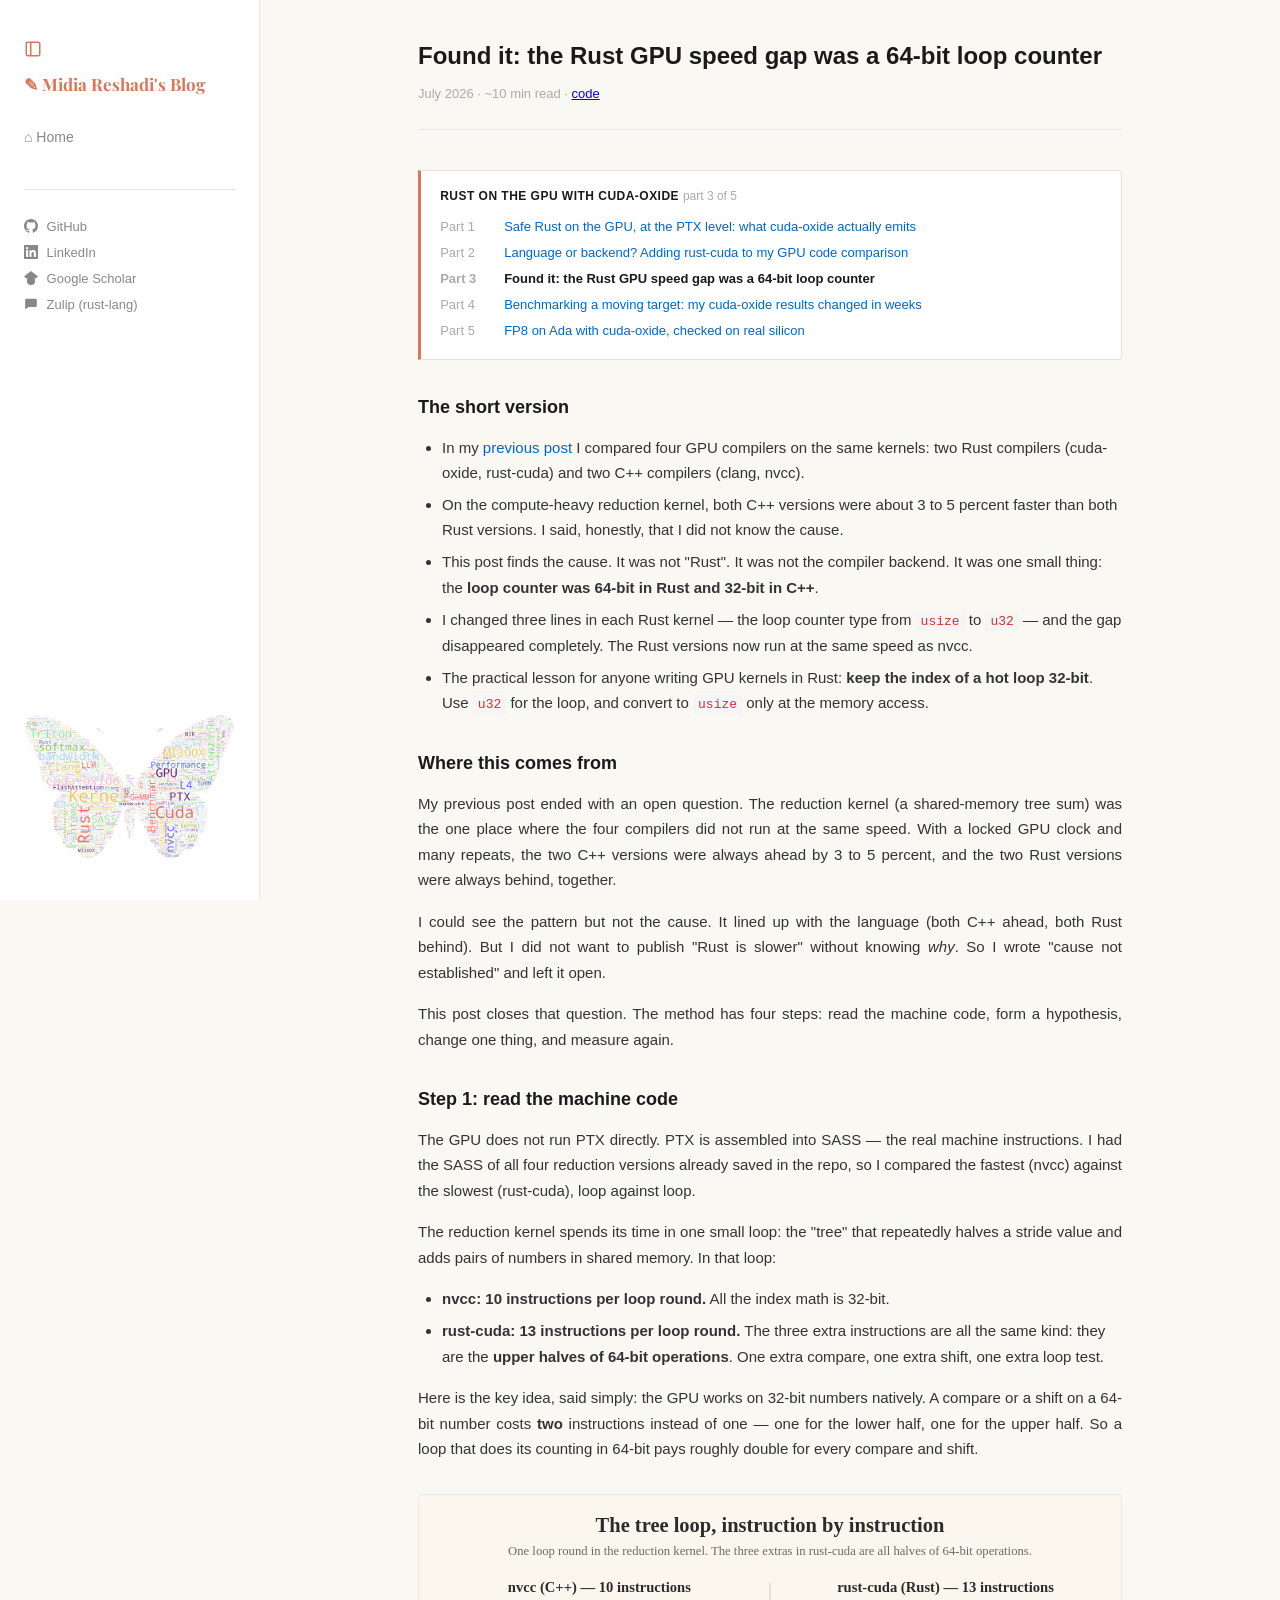
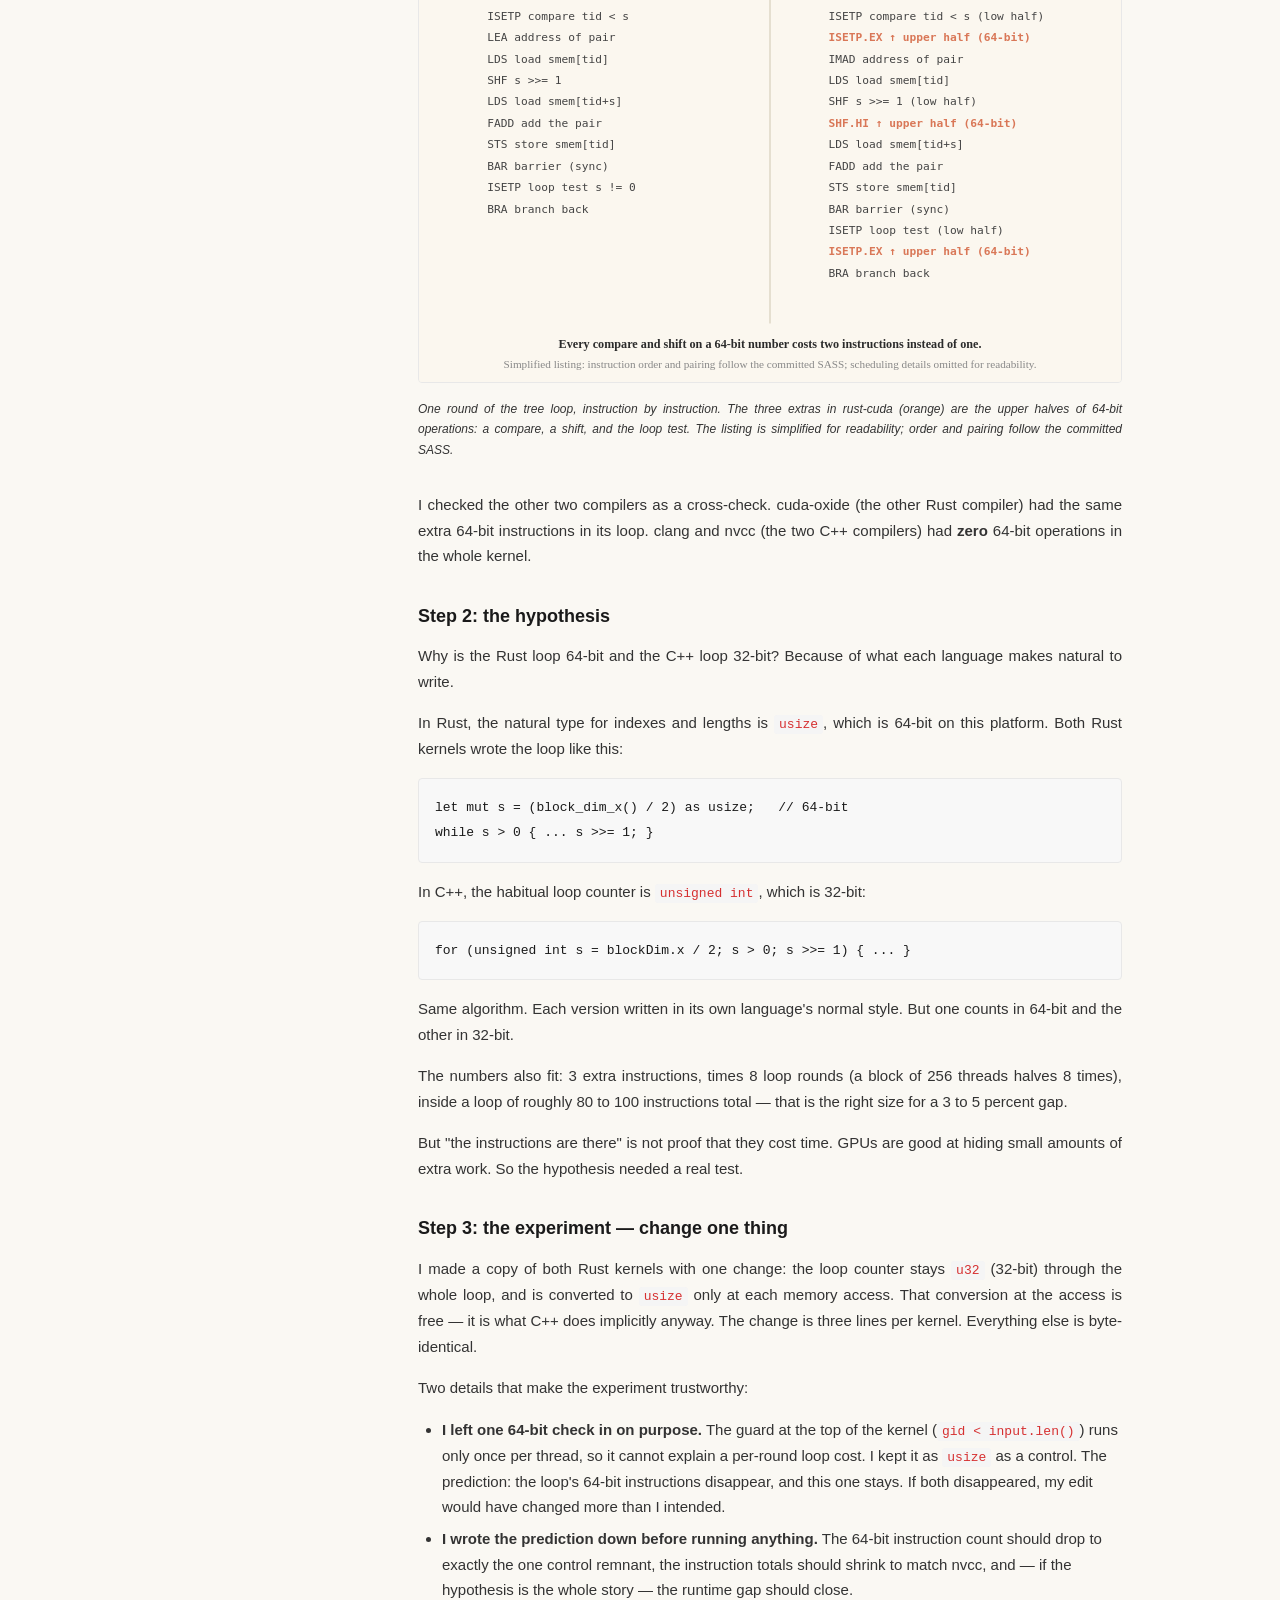
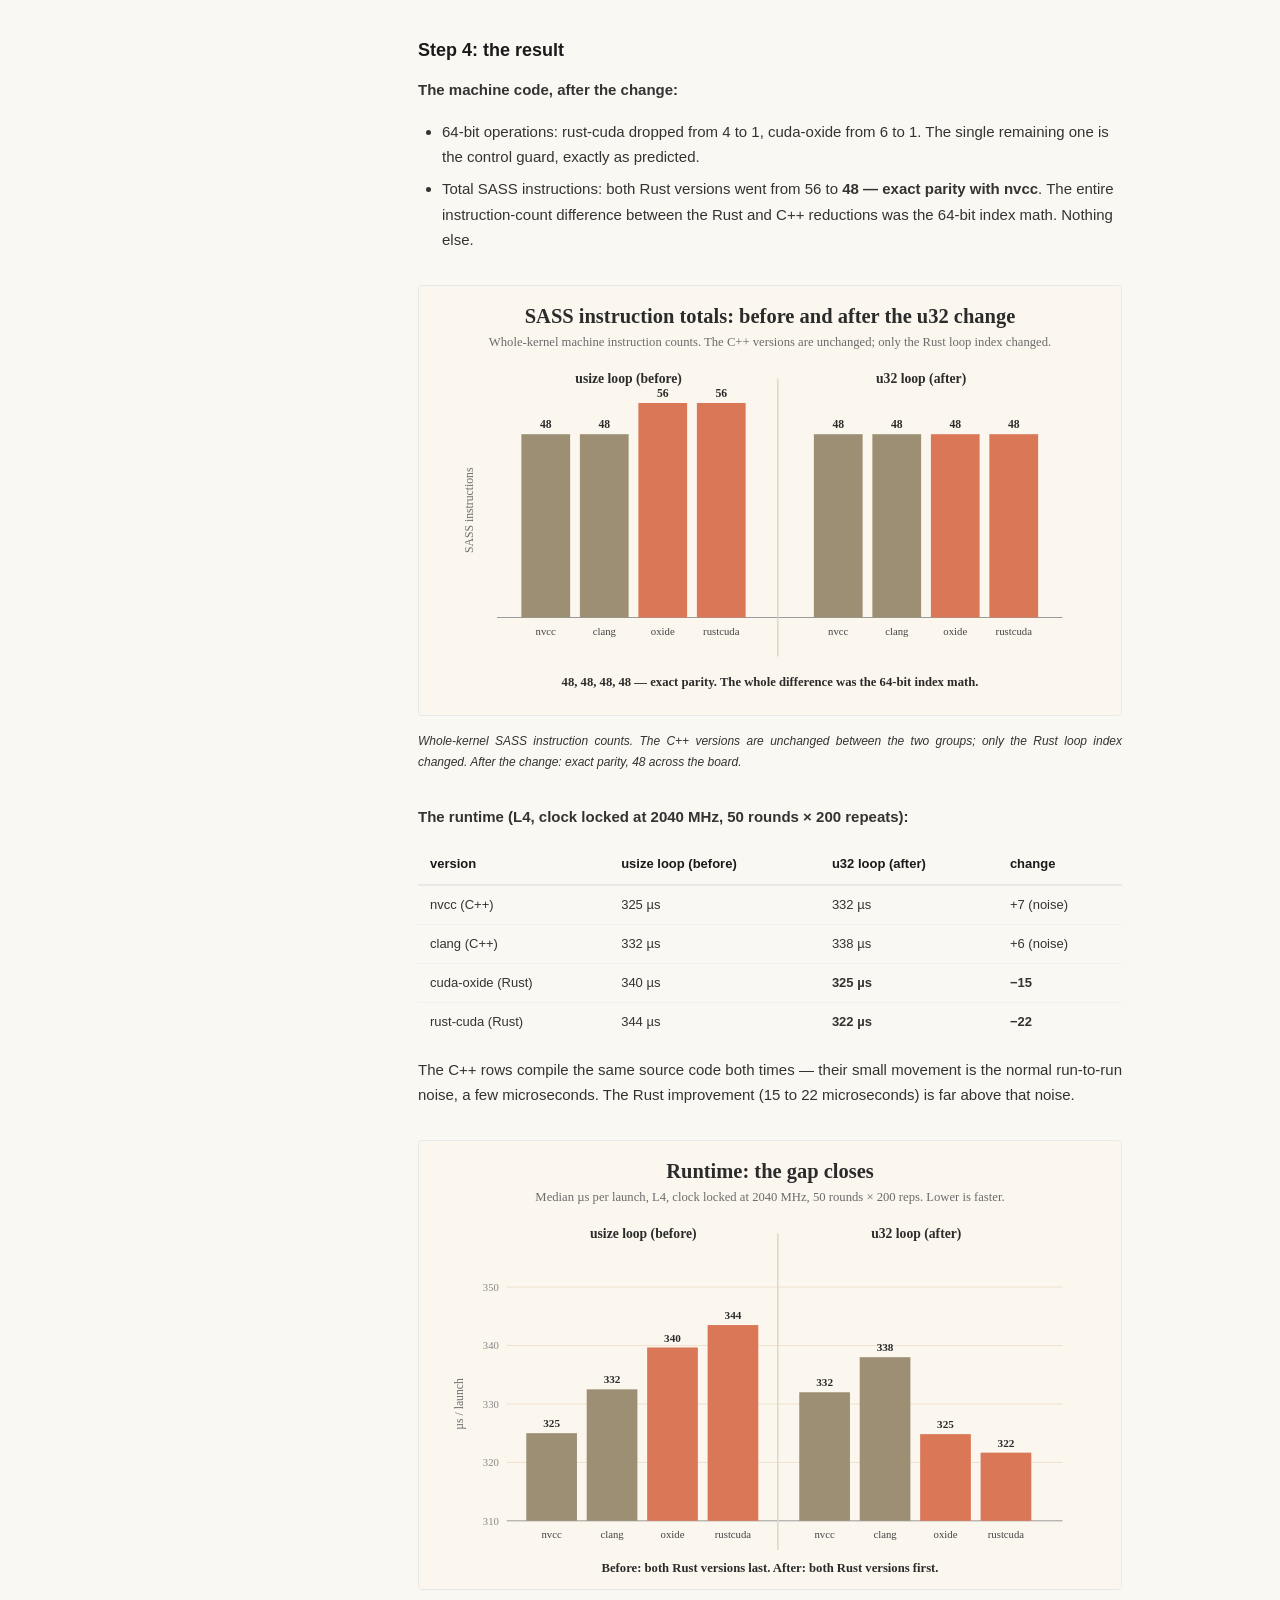
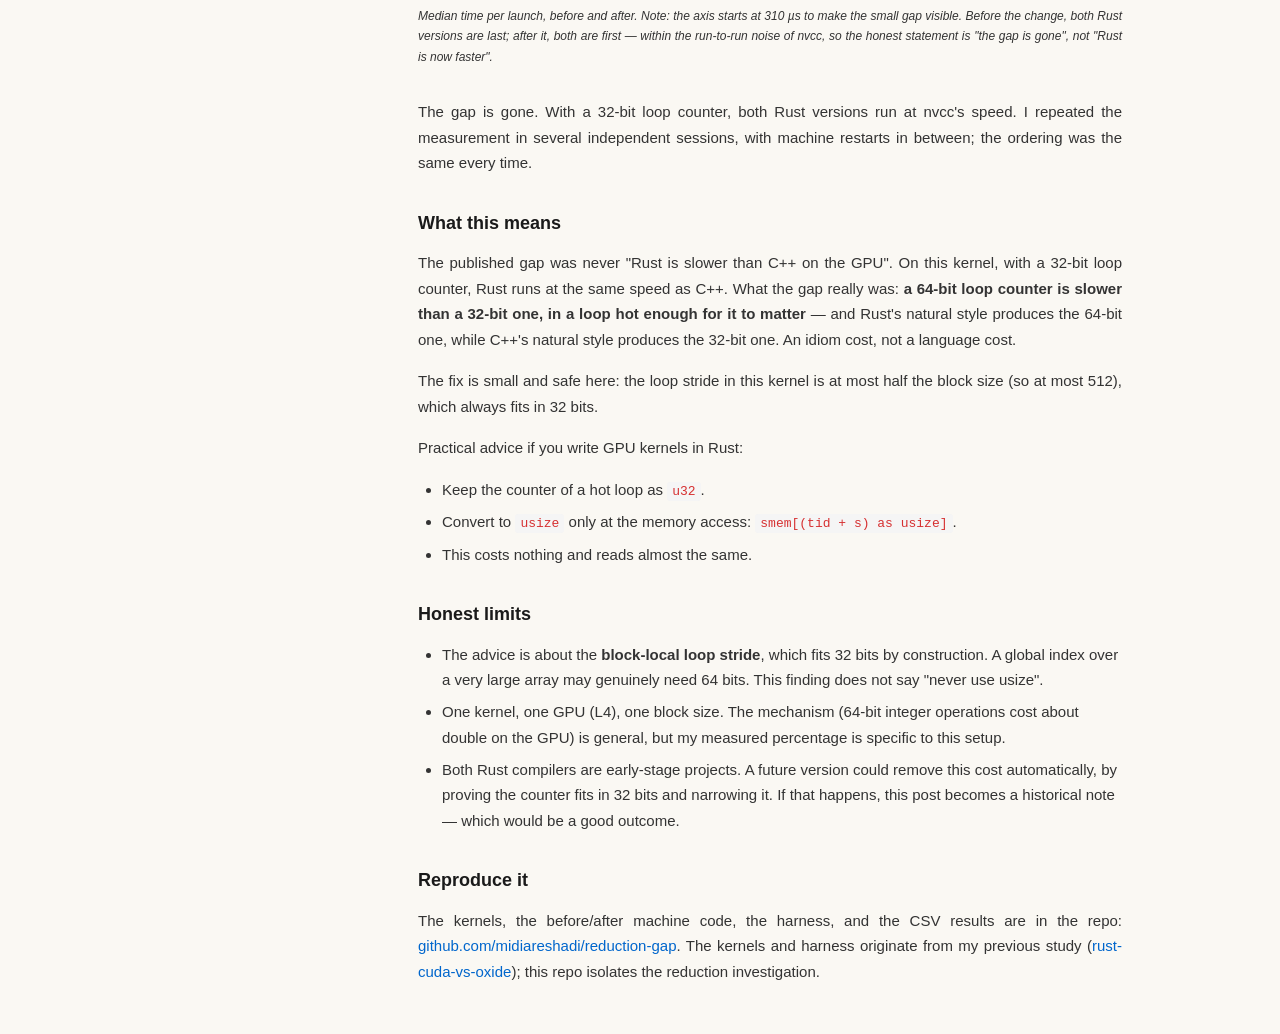
<file: blog/reduction-gap/index.html>
<!DOCTYPE html>
<html lang="en">
<head>
    <meta charset="UTF-8">
    <meta name="viewport" content="width=device-width, initial-scale=1.0">
    <title>Found it: the Rust GPU speed gap was a 64-bit loop counter — Midia Reshadi</title>
    <meta name="description" content="Follow-up to the 2×2 study, which left a ~3–5% Rust deficit on the reduction kernel as &quot;cause not established&quot;. Reading the SASS pointed at 64-bit (usize) loop indexing; a three-line u32 change removes the gap completely. 3 figures.">
    <link rel="canonical" href="https://midiareshadi.github.io/blog/reduction-gap/">
    <meta property="og:type" content="article">
    <meta property="og:url" content="https://midiareshadi.github.io/blog/reduction-gap/">
    <meta property="og:title" content="Found it: the Rust GPU speed gap was a 64-bit loop counter — Midia Reshadi">
    <meta property="og:description" content="Follow-up to the 2×2 study, which left a ~3–5% Rust deficit on the reduction kernel as &quot;cause not established&quot;. Reading the SASS pointed at 64-bit (usize) loop indexing; a three-line u32 change removes the gap completely. 3 figures.">
    <meta name="twitter:card" content="summary_large_image">
    <link rel="alternate" type="application/rss+xml" title="Midia Reshadi" href="https://midiareshadi.github.io/feed.xml">
    <link rel="preconnect" href="https://fonts.googleapis.com">
    <link rel="preconnect" href="https://fonts.gstatic.com" crossorigin>
    <link rel="stylesheet" href="../../css/style.css?v=13">
    <link href="https://fonts.googleapis.com/css2?family=Playfair+Display:wght@700&family=Comic+Neue:wght@700&display=swap" rel="stylesheet">
    <script defer src="../../js/site.js?v=13"></script>
</head>
<body>
    <button id="floating-toggle" onclick="toggleSidebar()" title="Show sidebar">
        <svg width="18" height="18" viewBox="0 0 24 24" fill="none" stroke="currentColor" stroke-width="2"><rect x="3" y="3" width="18" height="18" rx="2"/><line x1="9" y1="3" x2="9" y2="21"/></svg>
    </button>
    <aside class="sidebar">
        <div class="sidebar-head">
            <button class="sidebar-toggle" onclick="toggleSidebar()" title="Toggle sidebar">
                <svg width="18" height="18" viewBox="0 0 24 24" fill="none" stroke="currentColor" stroke-width="2"><rect x="3" y="3" width="18" height="18" rx="2"/><line x1="9" y1="3" x2="9" y2="21"/></svg>
            </button>
            <p class="sidebar-brand">&#9998; Midia Reshadi's Blog</p>
        </div>
        <ul class="sidebar-nav">
            <li><a href="../../index.html">&#8962; Home</a></li>
        </ul>
        <div class="sidebar-links">
            <a href="https://github.com/midiareshadi" target="_blank" rel="noopener">
                <svg width="14" height="14" viewBox="0 0 24 24" fill="currentColor" class="sidebar-icon"><path d="M12 0C5.37 0 0 5.37 0 12c0 5.31 3.435 9.795 8.205 11.385.6.105.825-.255.825-.57 0-.285-.015-1.23-.015-2.235-3.015.555-3.795-.735-4.035-1.41-.135-.345-.72-1.41-1.23-1.695-.42-.225-1.02-.78-.015-.795.945-.015 1.62.87 1.845 1.23 1.08 1.815 2.805 1.305 3.495.99.105-.78.42-1.305.765-1.605-2.67-.3-5.46-1.335-5.46-5.925 0-1.305.465-2.385 1.23-3.225-.12-.3-.54-1.53.12-3.18 0 0 1.005-.315 3.3 1.23.96-.27 1.98-.405 3-.405s2.04.135 3 .405c2.295-1.56 3.3-1.23 3.3-1.23.66 1.65.24 2.88.12 3.18.765.84 1.23 1.905 1.23 3.225 0 4.605-2.805 5.625-5.475 5.925.435.375.81 1.095.81 2.22 0 1.605-.015 2.895-.015 3.3 0 .315.225.69.825.57A12.02 12.02 0 0 0 24 12c0-6.63-5.37-12-12-12z"/></svg>
                GitHub
            </a>
            <a href="https://www.linkedin.com/in/midia-reshadi/" target="_blank" rel="noopener">
                <svg width="14" height="14" viewBox="0 0 24 24" fill="currentColor" class="sidebar-icon"><path d="M20.447 20.452h-3.554v-5.569c0-1.328-.027-3.037-1.852-3.037-1.853 0-2.136 1.445-2.136 2.939v5.667H9.351V9h3.414v1.561h.046c.477-.9 1.637-1.85 3.37-1.85 3.601 0 4.267 2.37 4.267 5.455v6.286zM5.337 7.433a2.062 2.062 0 0 1-2.063-2.065 2.064 2.064 0 1 1 2.063 2.065zm1.782 13.019H3.555V9h3.564v11.452zM22.225 0H1.771C.792 0 0 .774 0 1.729v20.542C0 23.227.792 24 1.771 24h20.451C23.2 24 24 23.227 24 22.271V1.729C24 .774 23.2 0 22.222 0h.003z"/></svg>
                LinkedIn
            </a>
            <a href="https://scholar.google.com/citations?user=gVWj19kAAAAJ&hl=en" target="_blank" rel="noopener">
                <svg width="14" height="14" viewBox="0 0 24 24" fill="currentColor" class="sidebar-icon"><path d="M12 24a7 7 0 1 1 0-14 7 7 0 0 1 0 14zm0-24L0 9.5l4.838 3.94A8 8 0 0 1 12 10a8 8 0 0 1 7.162 3.44L24 9.5z"/></svg>
                Google Scholar
            </a>
            <a href="https://rust-lang.zulipchat.com/#user/818806" target="_blank" rel="noopener">
                <svg width="14" height="14" viewBox="0 0 24 24" fill="currentColor" class="sidebar-icon"><path d="M2 5a2 2 0 0 1 2-2h16a2 2 0 0 1 2 2v10a2 2 0 0 1-2 2H8l-6 4V5z"/></svg>
                Zulip (rust-lang)
            </a>
        </div>
        <div class="sidebar-figure">
            <img src="../../assets/figures/butterfly-tags.png" width="530" height="367"
                 alt="A butterfly made from the topics on this blog: GPU, kernel, CUDA, Triton, Rust, cuda-oxide, PTX, SASS, MI300X and more">
        </div>
    </aside>
    <main class="main">
        <article>
            <header class="post-header">
                <h1>Found it: the Rust GPU speed gap was a 64-bit loop counter</h1>
                <p class="post-meta">July 2026 &middot; ~10 min read &middot; <a href="https://github.com/midiareshadi/reduction-gap" target="_blank" rel="noopener">code</a></p>
            </header>
            <!-- series-nav -->
            <nav class="series-nav" aria-label="Series navigation">
                <p class="series-title">Rust on the GPU with cuda-oxide <span class="series-count">part 3 of 5</span></p>
                <ul>
                    <li><span class="series-part">Part 1</span><a href="../../blog/cuda-oxide-ptx/">Safe Rust on the GPU, at the PTX level: what cuda-oxide actually emits</a></li>
                    <li><span class="series-part">Part 2</span><a href="../../blog/rust-cuda-vs-oxide/">Language or backend? Adding rust-cuda to my GPU code comparison</a></li>
                    <li class="is-current"><span class="series-part">Part 3</span><span>Found it: the Rust GPU speed gap was a 64-bit loop counter</span></li>
                    <li><span class="series-part">Part 4</span><a href="../../blog/oxide-moving-target/">Benchmarking a moving target: my cuda-oxide results changed in weeks</a></li>
                    <li><span class="series-part">Part 5</span><a href="../../blog/fp8-ada/">FP8 on Ada with cuda-oxide, checked on real silicon</a></li>
                </ul>
            </nav>
            <!-- /series-nav -->
            <div class="post-content">
<h2>The short version</h2>
<ul>
<li>In my <a href="../rust-cuda-vs-oxide/index.html">previous post</a> I compared four GPU compilers on the same kernels: two Rust compilers (cuda-oxide, rust-cuda) and two C++ compilers (clang, nvcc).</li>
<li>On the compute-heavy reduction kernel, both C++ versions were about 3 to 5 percent faster than both Rust versions. I said, honestly, that I did not know the cause.</li>
<li>This post finds the cause. It was not "Rust". It was not the compiler backend. It was one small thing: the <strong>loop counter was 64-bit in Rust and 32-bit in C++</strong>.</li>
<li>I changed three lines in each Rust kernel — the loop counter type from <code>usize</code> to <code>u32</code> — and the gap disappeared completely. The Rust versions now run at the same speed as nvcc.</li>
<li>The practical lesson for anyone writing GPU kernels in Rust: <strong>keep the index of a hot loop 32-bit</strong>. Use <code>u32</code> for the loop, and convert to <code>usize</code> only at the memory access.</li>
</ul>
<h2>Where this comes from</h2>
<p>My previous post ended with an open question. The reduction kernel (a shared-memory tree sum) was the one place where the four compilers did not run at the same speed. With a locked GPU clock and many repeats, the two C++ versions were always ahead by 3 to 5 percent, and the two Rust versions were always behind, together.</p>
<p>I could see the pattern but not the cause. It lined up with the language (both C++ ahead, both Rust behind). But I did not want to publish "Rust is slower" without knowing <em>why</em>. So I wrote "cause not established" and left it open.</p>
<p>This post closes that question. The method has four steps: read the machine code, form a hypothesis, change one thing, and measure again.</p>
<h2>Step 1: read the machine code</h2>
<p>The GPU does not run PTX directly. PTX is assembled into SASS — the real machine instructions. I had the SASS of all four reduction versions already saved in the repo, so I compared the fastest (nvcc) against the slowest (rust-cuda), loop against loop.</p>
<p>The reduction kernel spends its time in one small loop: the "tree" that repeatedly halves a stride value and adds pairs of numbers in shared memory. In that loop:</p>
<ul>
<li><strong>nvcc: 10 instructions per loop round.</strong> All the index math is 32-bit.</li>
<li><strong>rust-cuda: 13 instructions per loop round.</strong> The three extra instructions are all the same kind: they are the <strong>upper halves of 64-bit operations</strong>. One extra compare, one extra shift, one extra loop test.</li>
</ul>
<p>Here is the key idea, said simply: the GPU works on 32-bit numbers natively. A compare or a shift on a 64-bit number costs <strong>two</strong> instructions instead of one — one for the lower half, one for the upper half. So a loop that does its counting in 64-bit pays roughly double for every compare and shift.</p>
<div class="figure">
    <img src="../../assets/figures/rg-loop-diff.svg" alt="The reduction tree loop instruction by instruction: nvcc 10 instructions, rust-cuda 13, with the three extras highlighted as upper halves of 64-bit operations">
    <p class="figure-caption">One round of the tree loop, instruction by instruction. The three extras in rust-cuda (orange) are the upper halves of 64-bit operations: a compare, a shift, and the loop test. The listing is simplified for readability; order and pairing follow the committed SASS.</p>
</div>
<p>I checked the other two compilers as a cross-check. cuda-oxide (the other Rust compiler) had the same extra 64-bit instructions in its loop. clang and nvcc (the two C++ compilers) had <strong>zero</strong> 64-bit operations in the whole kernel.</p>
<h2>Step 2: the hypothesis</h2>
<p>Why is the Rust loop 64-bit and the C++ loop 32-bit? Because of what each language makes natural to write.</p>
<p>In Rust, the natural type for indexes and lengths is <code>usize</code>, which is 64-bit on this platform. Both Rust kernels wrote the loop like this:</p>
<pre><code class="language-rust">let mut s = (block_dim_x() / 2) as usize;   // 64-bit
while s &gt; 0 { ... s &gt;&gt;= 1; }
</code></pre>
<p>In C++, the habitual loop counter is <code>unsigned int</code>, which is 32-bit:</p>
<pre><code>for (unsigned int s = blockDim.x / 2; s &gt; 0; s &gt;&gt;= 1) { ... }
</code></pre>
<p>Same algorithm. Each version written in its own language's normal style. But one counts in 64-bit and the other in 32-bit.</p>
<p>The numbers also fit: 3 extra instructions, times 8 loop rounds (a block of 256 threads halves 8 times), inside a loop of roughly 80 to 100 instructions total — that is the right size for a 3 to 5 percent gap.</p>
<p>But "the instructions are there" is not proof that they cost time. GPUs are good at hiding small amounts of extra work. So the hypothesis needed a real test.</p>
<h2>Step 3: the experiment — change one thing</h2>
<p>I made a copy of both Rust kernels with one change: the loop counter stays <code>u32</code> (32-bit) through the whole loop, and is converted to <code>usize</code> only at each memory access. That conversion at the access is free — it is what C++ does implicitly anyway. The change is three lines per kernel. Everything else is byte-identical.</p>
<p>Two details that make the experiment trustworthy:</p>
<ul>
<li><strong>I left one 64-bit check in on purpose.</strong> The guard at the top of the kernel (<code>gid &lt; input.len()</code>) runs only once per thread, so it cannot explain a per-round loop cost. I kept it as <code>usize</code> as a control. The prediction: the loop's 64-bit instructions disappear, and this one stays. If both disappeared, my edit would have changed more than I intended.</li>
<li><strong>I wrote the prediction down before running anything.</strong> The 64-bit instruction count should drop to exactly the one control remnant, the instruction totals should shrink to match nvcc, and — if the hypothesis is the whole story — the runtime gap should close.</li>
</ul>
<h2>Step 4: the result</h2>
<p><strong>The machine code, after the change:</strong></p>
<ul>
<li>64-bit operations: rust-cuda dropped from 4 to 1, cuda-oxide from 6 to 1. The single remaining one is the control guard, exactly as predicted.</li>
<li>Total SASS instructions: both Rust versions went from 56 to <strong>48 — exact parity with nvcc</strong>. The entire instruction-count difference between the Rust and C++ reductions was the 64-bit index math. Nothing else.</li>
</ul>
<div class="figure">
    <img src="../../assets/figures/rg-sass-counts.svg" alt="SASS instruction totals before and after: 48/48/56/56 becomes 48/48/48/48">
    <p class="figure-caption">Whole-kernel SASS instruction counts. The C++ versions are unchanged between the two groups; only the Rust loop index changed. After the change: exact parity, 48 across the board.</p>
</div>
<p><strong>The runtime (L4, clock locked at 2040 MHz, 50 rounds × 200 repeats):</strong></p>
<table>
<thead>
<tr>
<th>version</th>
<th>usize loop (before)</th>
<th>u32 loop (after)</th>
<th>change</th>
</tr>
</thead>
<tbody>
<tr>
<td>nvcc (C++)</td>
<td>325 µs</td>
<td>332 µs</td>
<td>+7 (noise)</td>
</tr>
<tr>
<td>clang (C++)</td>
<td>332 µs</td>
<td>338 µs</td>
<td>+6 (noise)</td>
</tr>
<tr>
<td>cuda-oxide (Rust)</td>
<td>340 µs</td>
<td><strong>325 µs</strong></td>
<td><strong>−15</strong></td>
</tr>
<tr>
<td>rust-cuda (Rust)</td>
<td>344 µs</td>
<td><strong>322 µs</strong></td>
<td><strong>−22</strong></td>
</tr>
</tbody>
</table>
<p>The C++ rows compile the same source code both times — their small movement is the normal run-to-run noise, a few microseconds. The Rust improvement (15 to 22 microseconds) is far above that noise.</p>
<div class="figure">
    <img src="../../assets/figures/rg-runtime.svg" alt="Runtime bars before and after: Rust versions go from last to first">
    <p class="figure-caption">Median time per launch, before and after. Note: the axis starts at 310 µs to make the small gap visible. Before the change, both Rust versions are last; after it, both are first — within the run-to-run noise of nvcc, so the honest statement is "the gap is gone", not "Rust is now faster".</p>
</div>
<p>The gap is gone. With a 32-bit loop counter, both Rust versions run at nvcc's speed. I repeated the measurement in several independent sessions, with machine restarts in between; the ordering was the same every time.</p>
<h2>What this means</h2>
<p>The published gap was never "Rust is slower than C++ on the GPU". On this kernel, with a 32-bit loop counter, Rust runs at the same speed as C++. What the gap really was: <strong>a 64-bit loop counter is slower than a 32-bit one, in a loop hot enough for it to matter</strong> — and Rust's natural style produces the 64-bit one, while C++'s natural style produces the 32-bit one. An idiom cost, not a language cost.</p>
<p>The fix is small and safe here: the loop stride in this kernel is at most half the block size (so at most 512), which always fits in 32 bits.</p>
<p>Practical advice if you write GPU kernels in Rust:</p>
<ul>
<li>Keep the counter of a hot loop as <code>u32</code>.</li>
<li>Convert to <code>usize</code> only at the memory access: <code>smem[(tid + s) as usize]</code>.</li>
<li>This costs nothing and reads almost the same.</li>
</ul>
<h2>Honest limits</h2>
<ul>
<li>The advice is about the <strong>block-local loop stride</strong>, which fits 32 bits by construction. A global index over a very large array may genuinely need 64 bits. This finding does not say "never use usize".</li>
<li>One kernel, one GPU (L4), one block size. The mechanism (64-bit integer operations cost about double on the GPU) is general, but my measured percentage is specific to this setup.</li>
<li>Both Rust compilers are early-stage projects. A future version could remove this cost automatically, by proving the counter fits in 32 bits and narrowing it. If that happens, this post becomes a historical note — which would be a good outcome.</li>
</ul>
<h2>Reproduce it</h2>
<p>The kernels, the before/after machine code, the harness, and the CSV results are in the repo: <a href="https://github.com/midiareshadi/reduction-gap">github.com/midiareshadi/reduction-gap</a>. The kernels and harness originate from my previous study (<a href="https://github.com/midiareshadi/rust-cuda-vs-oxide">rust-cuda-vs-oxide</a>); this repo isolates the reduction investigation.</p>
            </div>
        </article>
    </main>
</body>
</html>
</file>
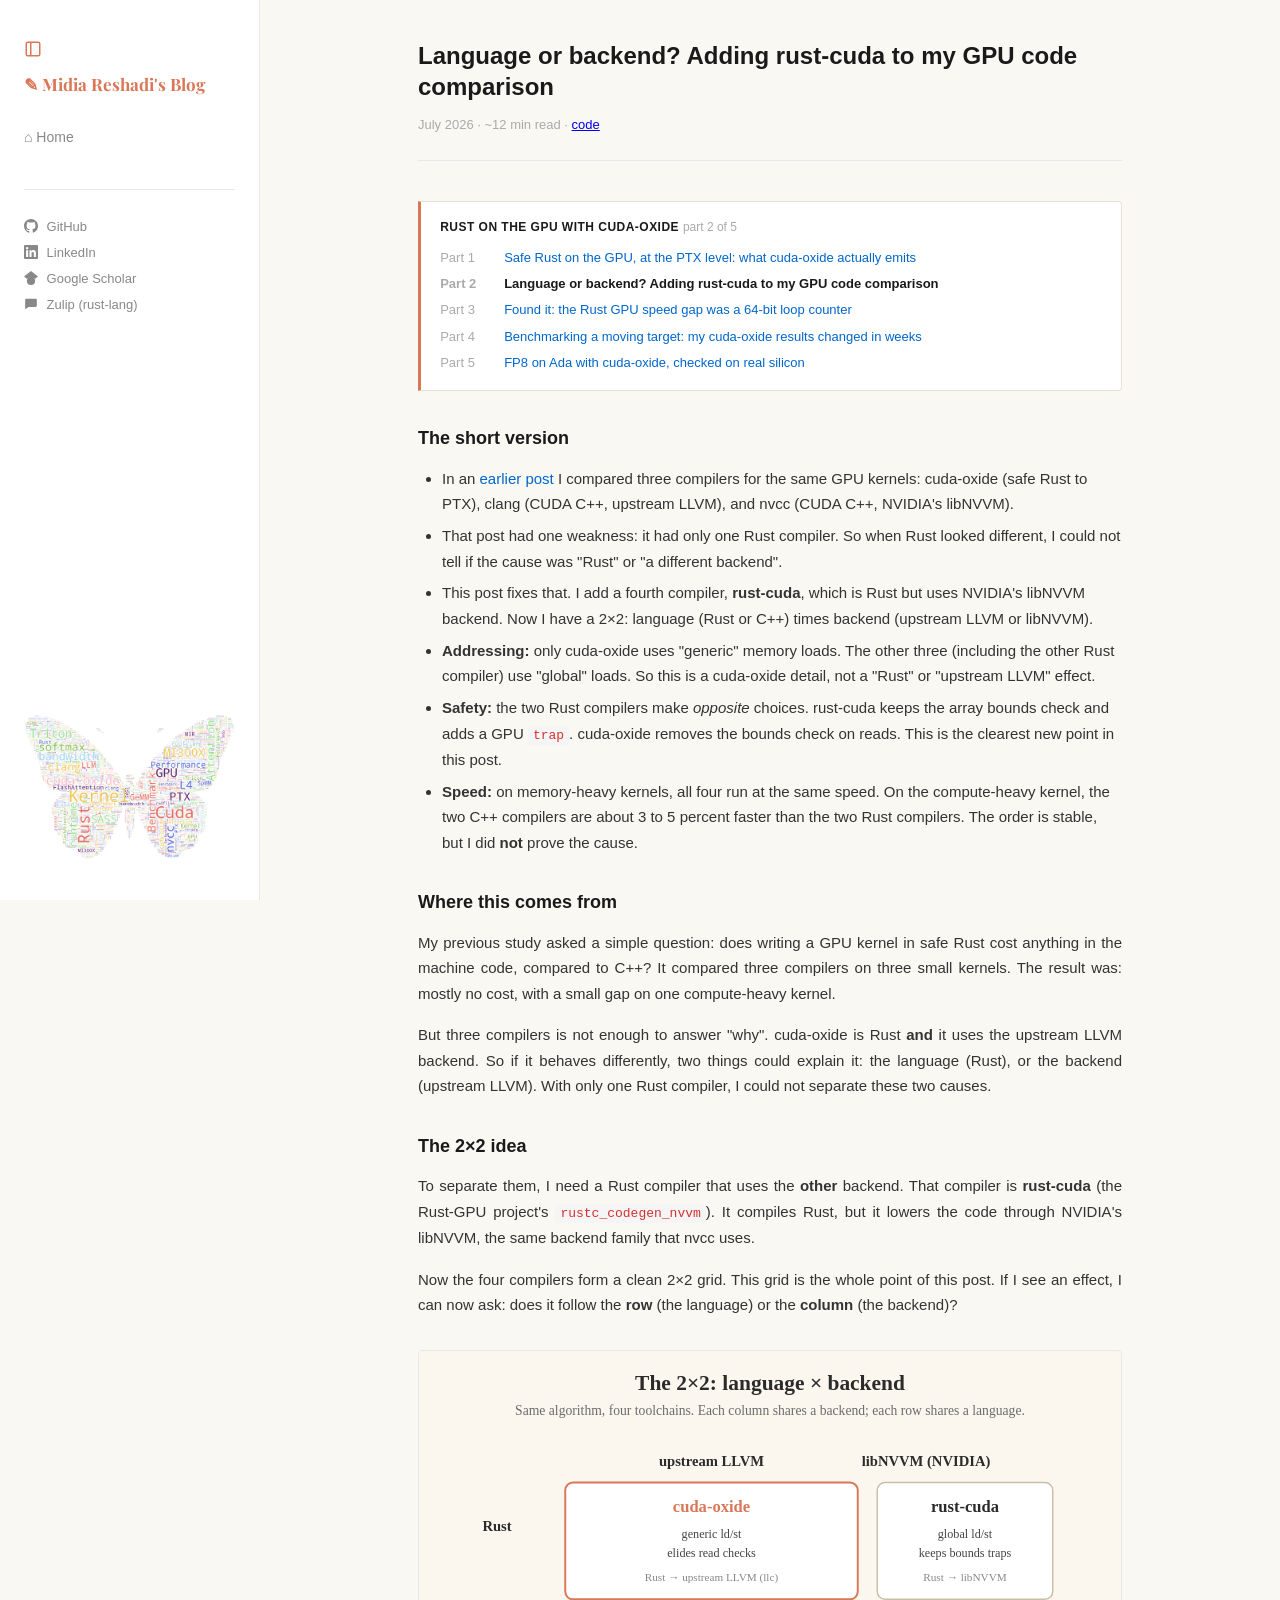
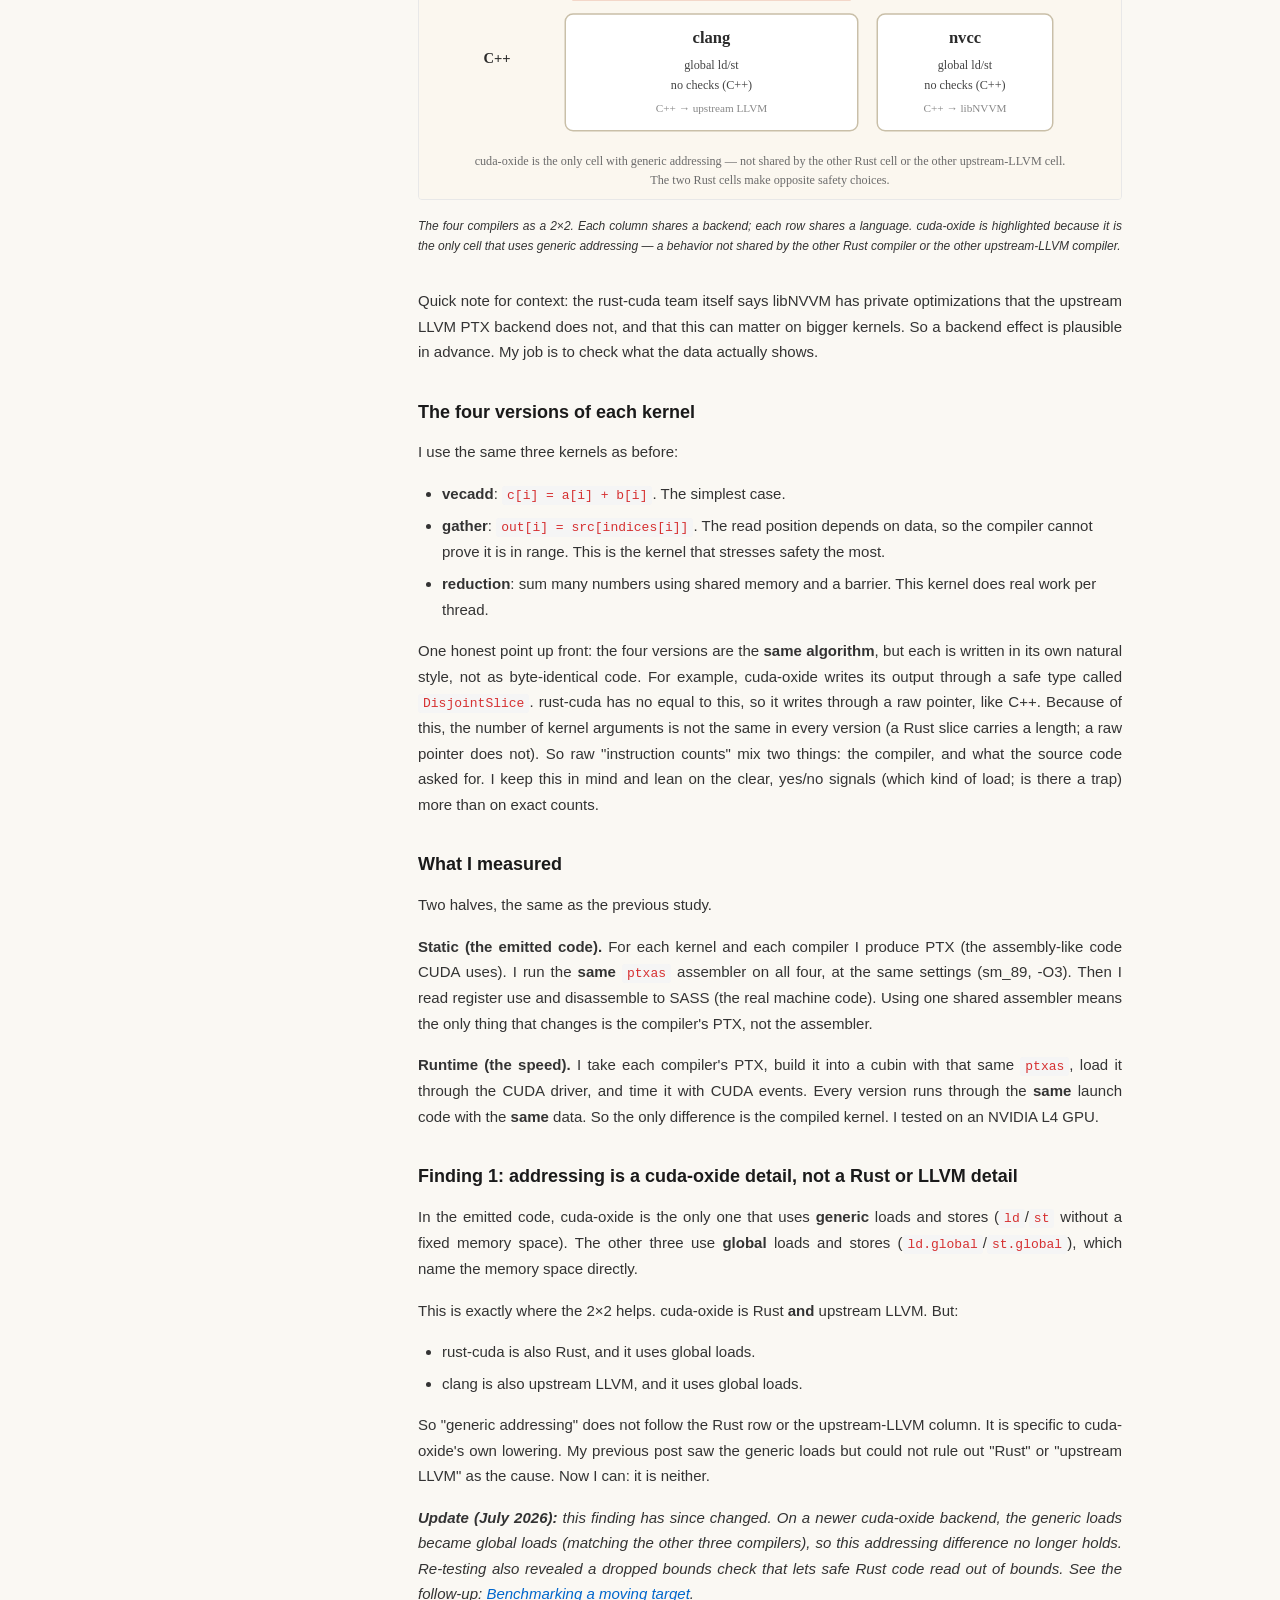
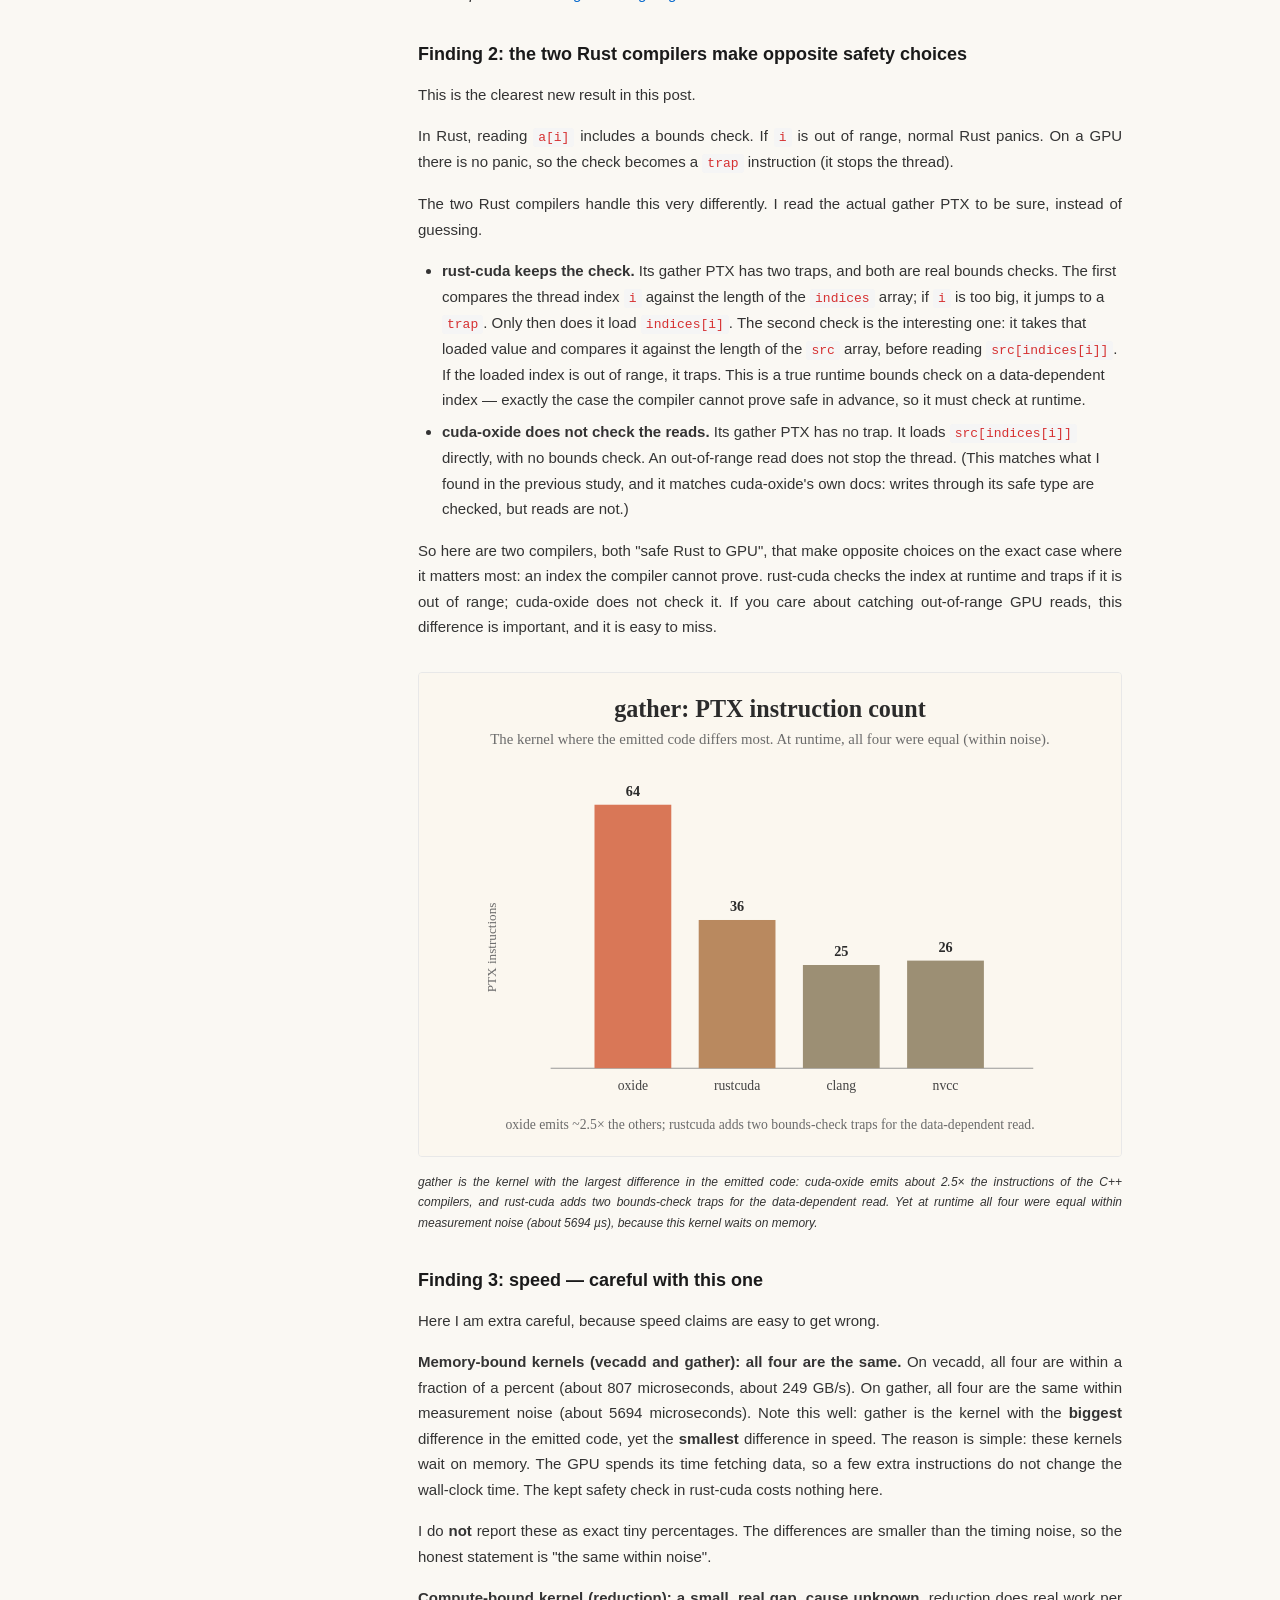
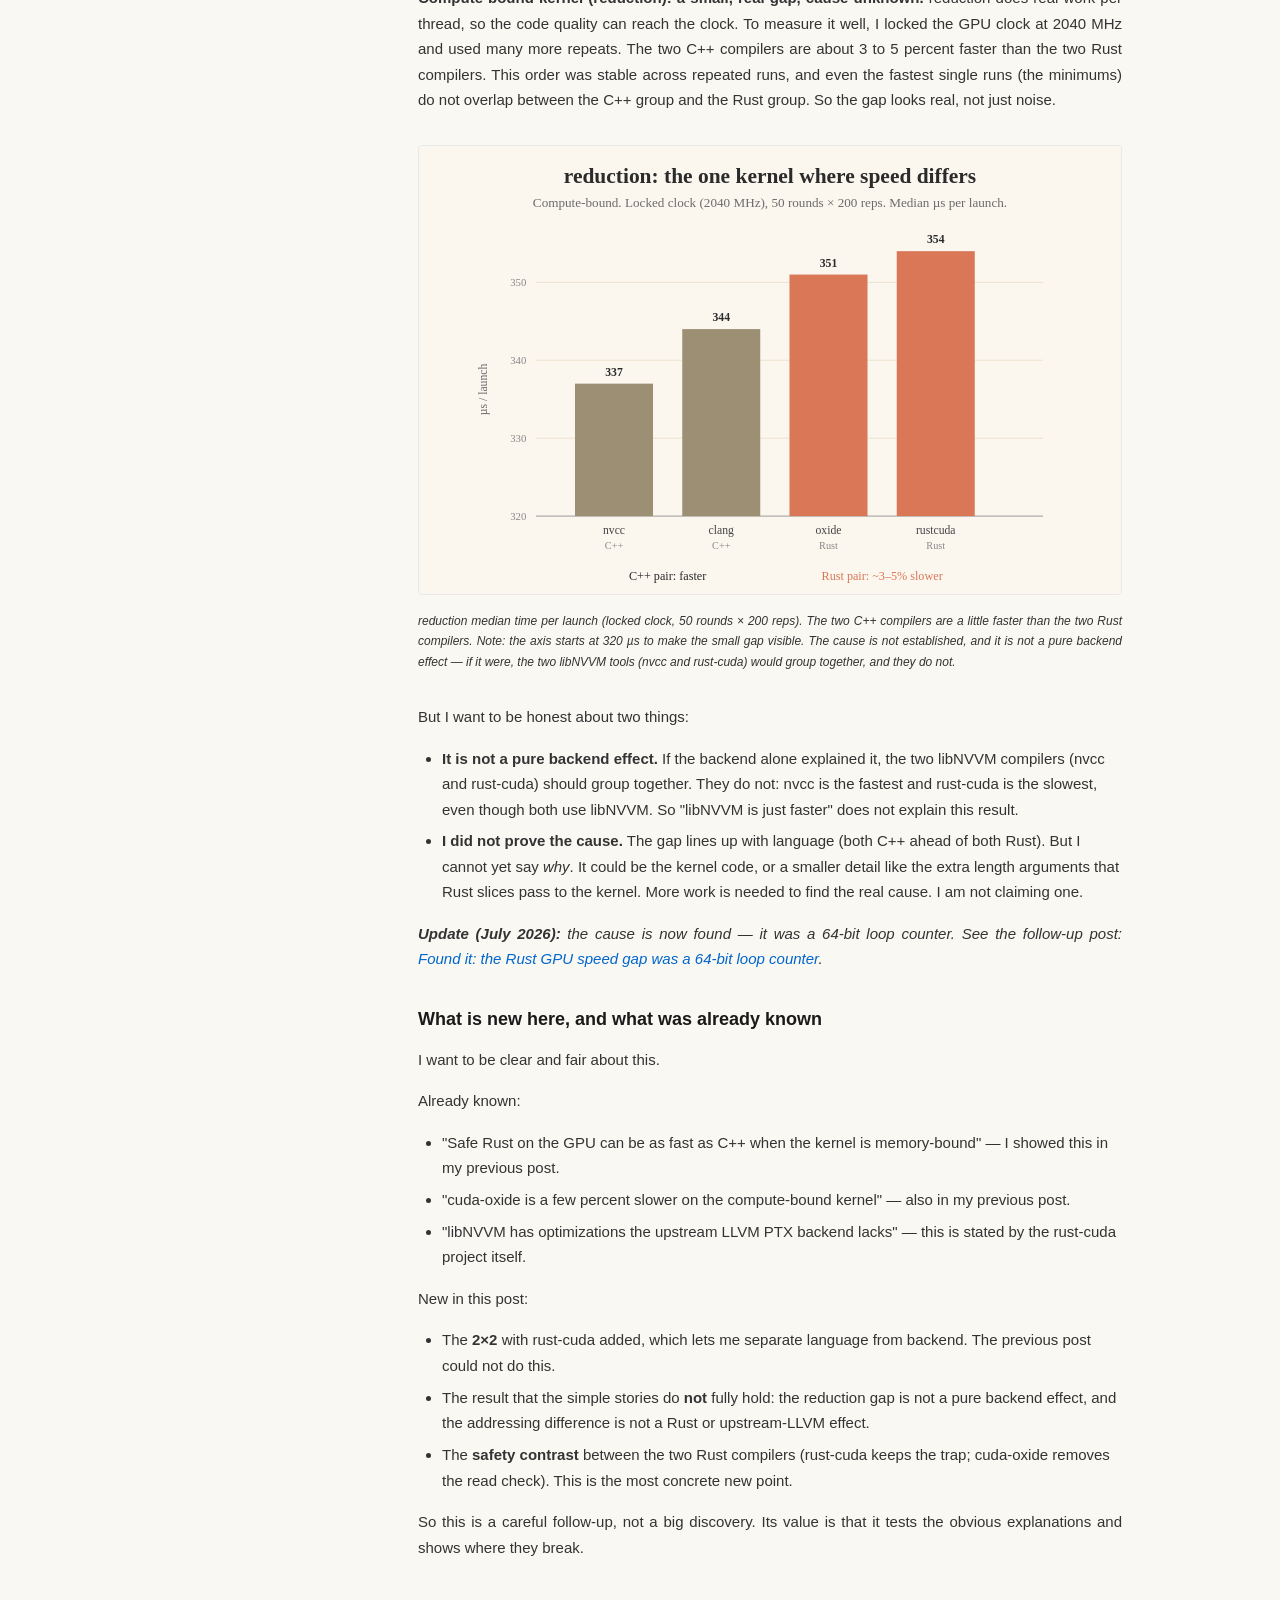
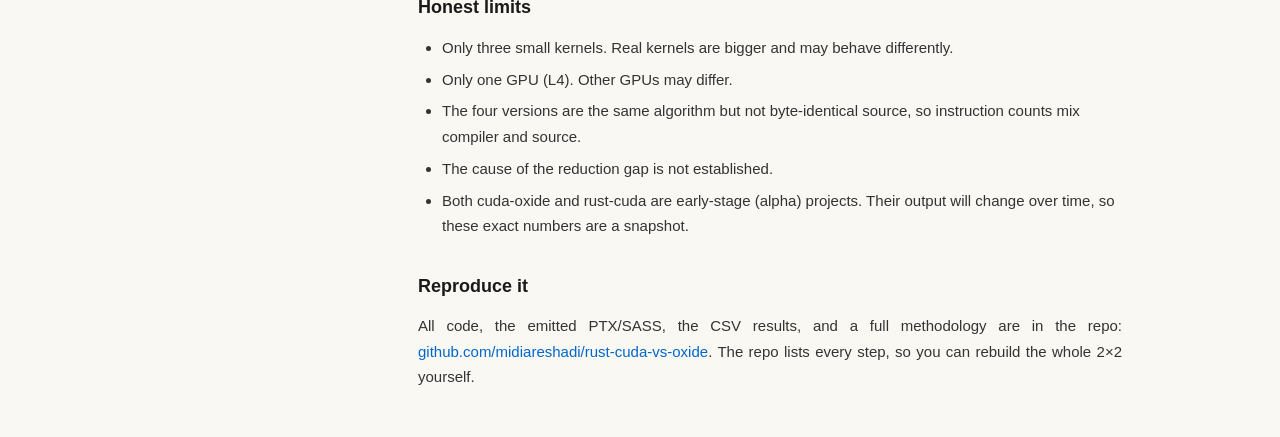
<file: blog/rust-cuda-vs-oxide/index.html>
<!DOCTYPE html>
<html lang="en">
<head>
    <meta charset="UTF-8">
    <meta name="viewport" content="width=device-width, initial-scale=1.0">
    <title>Language or backend? Adding rust-cuda to my GPU code comparison — Midia Reshadi</title>
    <meta name="description" content="A 2×2 follow-up that adds rust-cuda (Rust → libNVVM) to the cuda-oxide study, so language and backend can be separated. The two Rust compilers turn out to make opposite safety choices; the compute-bound speed gap is real but not a pure backend effect. 3 figures.">
    <link rel="canonical" href="https://midiareshadi.github.io/blog/rust-cuda-vs-oxide/">
    <meta property="og:type" content="article">
    <meta property="og:url" content="https://midiareshadi.github.io/blog/rust-cuda-vs-oxide/">
    <meta property="og:title" content="Language or backend? Adding rust-cuda to my GPU code comparison — Midia Reshadi">
    <meta property="og:description" content="A 2×2 follow-up that adds rust-cuda (Rust → libNVVM) to the cuda-oxide study, so language and backend can be separated. The two Rust compilers turn out to make opposite safety choices; the compute-bound speed gap is real but not a pure backend effect. 3 figures.">
    <meta name="twitter:card" content="summary_large_image">
    <link rel="alternate" type="application/rss+xml" title="Midia Reshadi" href="https://midiareshadi.github.io/feed.xml">
    <link rel="preconnect" href="https://fonts.googleapis.com">
    <link rel="preconnect" href="https://fonts.gstatic.com" crossorigin>
    <link rel="stylesheet" href="../../css/style.css?v=13">
    <link href="https://fonts.googleapis.com/css2?family=Playfair+Display:wght@700&family=Comic+Neue:wght@700&display=swap" rel="stylesheet">
    <script defer src="../../js/site.js?v=13"></script>
</head>
<body>
    <button id="floating-toggle" onclick="toggleSidebar()" title="Show sidebar">
        <svg width="18" height="18" viewBox="0 0 24 24" fill="none" stroke="currentColor" stroke-width="2"><rect x="3" y="3" width="18" height="18" rx="2"/><line x1="9" y1="3" x2="9" y2="21"/></svg>
    </button>
    <aside class="sidebar">
        <div class="sidebar-head">
            <button class="sidebar-toggle" onclick="toggleSidebar()" title="Toggle sidebar">
                <svg width="18" height="18" viewBox="0 0 24 24" fill="none" stroke="currentColor" stroke-width="2"><rect x="3" y="3" width="18" height="18" rx="2"/><line x1="9" y1="3" x2="9" y2="21"/></svg>
            </button>
            <p class="sidebar-brand">&#9998; Midia Reshadi's Blog</p>
        </div>
        <ul class="sidebar-nav">
            <li><a href="../../index.html">&#8962; Home</a></li>
        </ul>
        <div class="sidebar-links">
            <a href="https://github.com/midiareshadi" target="_blank" rel="noopener">
                <svg width="14" height="14" viewBox="0 0 24 24" fill="currentColor" class="sidebar-icon"><path d="M12 0C5.37 0 0 5.37 0 12c0 5.31 3.435 9.795 8.205 11.385.6.105.825-.255.825-.57 0-.285-.015-1.23-.015-2.235-3.015.555-3.795-.735-4.035-1.41-.135-.345-.72-1.41-1.23-1.695-.42-.225-1.02-.78-.015-.795.945-.015 1.62.87 1.845 1.23 1.08 1.815 2.805 1.305 3.495.99.105-.78.42-1.305.765-1.605-2.67-.3-5.46-1.335-5.46-5.925 0-1.305.465-2.385 1.23-3.225-.12-.3-.54-1.53.12-3.18 0 0 1.005-.315 3.3 1.23.96-.27 1.98-.405 3-.405s2.04.135 3 .405c2.295-1.56 3.3-1.23 3.3-1.23.66 1.65.24 2.88.12 3.18.765.84 1.23 1.905 1.23 3.225 0 4.605-2.805 5.625-5.475 5.925.435.375.81 1.095.81 2.22 0 1.605-.015 2.895-.015 3.3 0 .315.225.69.825.57A12.02 12.02 0 0 0 24 12c0-6.63-5.37-12-12-12z"/></svg>
                GitHub
            </a>
            <a href="https://www.linkedin.com/in/midia-reshadi/" target="_blank" rel="noopener">
                <svg width="14" height="14" viewBox="0 0 24 24" fill="currentColor" class="sidebar-icon"><path d="M20.447 20.452h-3.554v-5.569c0-1.328-.027-3.037-1.852-3.037-1.853 0-2.136 1.445-2.136 2.939v5.667H9.351V9h3.414v1.561h.046c.477-.9 1.637-1.85 3.37-1.85 3.601 0 4.267 2.37 4.267 5.455v6.286zM5.337 7.433a2.062 2.062 0 0 1-2.063-2.065 2.064 2.064 0 1 1 2.063 2.065zm1.782 13.019H3.555V9h3.564v11.452zM22.225 0H1.771C.792 0 0 .774 0 1.729v20.542C0 23.227.792 24 1.771 24h20.451C23.2 24 24 23.227 24 22.271V1.729C24 .774 23.2 0 22.222 0h.003z"/></svg>
                LinkedIn
            </a>
            <a href="https://scholar.google.com/citations?user=gVWj19kAAAAJ&hl=en" target="_blank" rel="noopener">
                <svg width="14" height="14" viewBox="0 0 24 24" fill="currentColor" class="sidebar-icon"><path d="M12 24a7 7 0 1 1 0-14 7 7 0 0 1 0 14zm0-24L0 9.5l4.838 3.94A8 8 0 0 1 12 10a8 8 0 0 1 7.162 3.44L24 9.5z"/></svg>
                Google Scholar
            </a>
            <a href="https://rust-lang.zulipchat.com/#user/818806" target="_blank" rel="noopener">
                <svg width="14" height="14" viewBox="0 0 24 24" fill="currentColor" class="sidebar-icon"><path d="M2 5a2 2 0 0 1 2-2h16a2 2 0 0 1 2 2v10a2 2 0 0 1-2 2H8l-6 4V5z"/></svg>
                Zulip (rust-lang)
            </a>
        </div>
        <div class="sidebar-figure">
            <img src="../../assets/figures/butterfly-tags.png" width="530" height="367"
                 alt="A butterfly made from the topics on this blog: GPU, kernel, CUDA, Triton, Rust, cuda-oxide, PTX, SASS, MI300X and more">
        </div>
    </aside>
    <main class="main">
        <article>
            <header class="post-header">
                <h1>Language or backend? Adding rust-cuda to my GPU code comparison</h1>
                <p class="post-meta">July 2026 &middot; ~12 min read &middot; <a href="https://github.com/midiareshadi/rust-cuda-vs-oxide" target="_blank" rel="noopener">code</a></p>
            </header>
            <!-- series-nav -->
            <nav class="series-nav" aria-label="Series navigation">
                <p class="series-title">Rust on the GPU with cuda-oxide <span class="series-count">part 2 of 5</span></p>
                <ul>
                    <li><span class="series-part">Part 1</span><a href="../../blog/cuda-oxide-ptx/">Safe Rust on the GPU, at the PTX level: what cuda-oxide actually emits</a></li>
                    <li class="is-current"><span class="series-part">Part 2</span><span>Language or backend? Adding rust-cuda to my GPU code comparison</span></li>
                    <li><span class="series-part">Part 3</span><a href="../../blog/reduction-gap/">Found it: the Rust GPU speed gap was a 64-bit loop counter</a></li>
                    <li><span class="series-part">Part 4</span><a href="../../blog/oxide-moving-target/">Benchmarking a moving target: my cuda-oxide results changed in weeks</a></li>
                    <li><span class="series-part">Part 5</span><a href="../../blog/fp8-ada/">FP8 on Ada with cuda-oxide, checked on real silicon</a></li>
                </ul>
            </nav>
            <!-- /series-nav -->
            <div class="post-content">
<h2>The short version</h2>
<ul>
<li>In an <a href="../cuda-oxide-ptx/index.html">earlier post</a> I compared three compilers for the same GPU kernels: cuda-oxide (safe Rust to PTX), clang (CUDA C++, upstream LLVM), and nvcc (CUDA C++, NVIDIA's libNVVM).</li>
<li>That post had one weakness: it had only one Rust compiler. So when Rust looked different, I could not tell if the cause was "Rust" or "a different backend".</li>
<li>This post fixes that. I add a fourth compiler, <strong>rust-cuda</strong>, which is Rust but uses NVIDIA's libNVVM backend. Now I have a 2×2: language (Rust or C++) times backend (upstream LLVM or libNVVM).</li>
<li><strong>Addressing:</strong> only cuda-oxide uses "generic" memory loads. The other three (including the other Rust compiler) use "global" loads. So this is a cuda-oxide detail, not a "Rust" or "upstream LLVM" effect.</li>
<li><strong>Safety:</strong> the two Rust compilers make <em>opposite</em> choices. rust-cuda keeps the array bounds check and adds a GPU <code>trap</code>. cuda-oxide removes the bounds check on reads. This is the clearest new point in this post.</li>
<li><strong>Speed:</strong> on memory-heavy kernels, all four run at the same speed. On the compute-heavy kernel, the two C++ compilers are about 3 to 5 percent faster than the two Rust compilers. The order is stable, but I did <strong>not</strong> prove the cause.</li>
</ul>
<h2>Where this comes from</h2>
<p>My previous study asked a simple question: does writing a GPU kernel in safe Rust cost anything in the machine code, compared to C++? It compared three compilers on three small kernels. The result was: mostly no cost, with a small gap on one compute-heavy kernel.</p>
<p>But three compilers is not enough to answer "why". cuda-oxide is Rust <strong>and</strong> it uses the upstream LLVM backend. So if it behaves differently, two things could explain it: the language (Rust), or the backend (upstream LLVM). With only one Rust compiler, I could not separate these two causes.</p>
<h2>The 2×2 idea</h2>
<p>To separate them, I need a Rust compiler that uses the <strong>other</strong> backend. That compiler is <strong>rust-cuda</strong> (the Rust-GPU project's <code>rustc_codegen_nvvm</code>). It compiles Rust, but it lowers the code through NVIDIA's libNVVM, the same backend family that nvcc uses.</p>
<p>Now the four compilers form a clean 2×2 grid. This grid is the whole point of this post. If I see an effect, I can now ask: does it follow the <strong>row</strong> (the language) or the <strong>column</strong> (the backend)?</p>
<div class="figure">
    <img src="../../assets/figures/rco-2x2.svg" alt="The 2x2 grid: Rust and C++ rows, upstream LLVM and libNVVM columns, with the four compilers cuda-oxide, rust-cuda, clang, nvcc">
    <p class="figure-caption">The four compilers as a 2×2. Each column shares a backend; each row shares a language. cuda-oxide is highlighted because it is the only cell that uses generic addressing — a behavior not shared by the other Rust compiler or the other upstream-LLVM compiler.</p>
</div>
<p>Quick note for context: the rust-cuda team itself says libNVVM has private optimizations that the upstream LLVM PTX backend does not, and that this can matter on bigger kernels. So a backend effect is plausible in advance. My job is to check what the data actually shows.</p>
<h2>The four versions of each kernel</h2>
<p>I use the same three kernels as before:</p>
<ul>
<li><strong>vecadd</strong>: <code>c[i] = a[i] + b[i]</code>. The simplest case.</li>
<li><strong>gather</strong>: <code>out[i] = src[indices[i]]</code>. The read position depends on data, so the compiler cannot prove it is in range. This is the kernel that stresses safety the most.</li>
<li><strong>reduction</strong>: sum many numbers using shared memory and a barrier. This kernel does real work per thread.</li>
</ul>
<p>One honest point up front: the four versions are the <strong>same algorithm</strong>, but each is written in its own natural style, not as byte-identical code. For example, cuda-oxide writes its output through a safe type called <code>DisjointSlice</code>. rust-cuda has no equal to this, so it writes through a raw pointer, like C++. Because of this, the number of kernel arguments is not the same in every version (a Rust slice carries a length; a raw pointer does not). So raw "instruction counts" mix two things: the compiler, and what the source code asked for. I keep this in mind and lean on the clear, yes/no signals (which kind of load; is there a trap) more than on exact counts.</p>
<h2>What I measured</h2>
<p>Two halves, the same as the previous study.</p>
<p><strong>Static (the emitted code).</strong> For each kernel and each compiler I produce PTX (the assembly-like code CUDA uses). I run the <strong>same</strong> <code>ptxas</code> assembler on all four, at the same settings (sm_89, -O3). Then I read register use and disassemble to SASS (the real machine code). Using one shared assembler means the only thing that changes is the compiler's PTX, not the assembler.</p>
<p><strong>Runtime (the speed).</strong> I take each compiler's PTX, build it into a cubin with that same <code>ptxas</code>, load it through the CUDA driver, and time it with CUDA events. Every version runs through the <strong>same</strong> launch code with the <strong>same</strong> data. So the only difference is the compiled kernel. I tested on an NVIDIA L4 GPU.</p>
<h2>Finding 1: addressing is a cuda-oxide detail, not a Rust or LLVM detail</h2>
<p>In the emitted code, cuda-oxide is the only one that uses <strong>generic</strong> loads and stores (<code>ld</code>/<code>st</code> without a fixed memory space). The other three use <strong>global</strong> loads and stores (<code>ld.global</code>/<code>st.global</code>), which name the memory space directly.</p>
<p>This is exactly where the 2×2 helps. cuda-oxide is Rust <strong>and</strong> upstream LLVM. But:</p>
<ul>
<li>rust-cuda is also Rust, and it uses global loads.</li>
<li>clang is also upstream LLVM, and it uses global loads.</li>
</ul>
<p>So "generic addressing" does not follow the Rust row or the upstream-LLVM column. It is specific to cuda-oxide's own lowering. My previous post saw the generic loads but could not rule out "Rust" or "upstream LLVM" as the cause. Now I can: it is neither.</p>
<p><em><strong>Update (July 2026):</strong> this finding has since changed. On a newer cuda-oxide backend, the generic loads became global loads (matching the other three compilers), so this addressing difference no longer holds. Re-testing also revealed a dropped bounds check that lets safe Rust code read out of bounds. See the follow-up: <a href="../oxide-moving-target/index.html">Benchmarking a moving target</a>.</em></p>
<h2>Finding 2: the two Rust compilers make opposite safety choices</h2>
<p>This is the clearest new result in this post.</p>
<p>In Rust, reading <code>a[i]</code> includes a bounds check. If <code>i</code> is out of range, normal Rust panics. On a GPU there is no panic, so the check becomes a <code>trap</code> instruction (it stops the thread).</p>
<p>The two Rust compilers handle this very differently. I read the actual gather PTX to be sure, instead of guessing.</p>
<ul>
<li><strong>rust-cuda keeps the check.</strong> Its gather PTX has two traps, and both are real bounds checks. The first compares the thread index <code>i</code> against the length of the <code>indices</code> array; if <code>i</code> is too big, it jumps to a <code>trap</code>. Only then does it load <code>indices[i]</code>. The second check is the interesting one: it takes that loaded value and compares it against the length of the <code>src</code> array, before reading <code>src[indices[i]]</code>. If the loaded index is out of range, it traps. This is a true runtime bounds check on a data-dependent index — exactly the case the compiler cannot prove safe in advance, so it must check at runtime.</li>
<li><strong>cuda-oxide does not check the reads.</strong> Its gather PTX has no trap. It loads <code>src[indices[i]]</code> directly, with no bounds check. An out-of-range read does not stop the thread. (This matches what I found in the previous study, and it matches cuda-oxide's own docs: writes through its safe type are checked, but reads are not.)</li>
</ul>
<p>So here are two compilers, both "safe Rust to GPU", that make opposite choices on the exact case where it matters most: an index the compiler cannot prove. rust-cuda checks the index at runtime and traps if it is out of range; cuda-oxide does not check it. If you care about catching out-of-range GPU reads, this difference is important, and it is easy to miss.</p>
<div class="figure">
    <img src="../../assets/figures/rco-gather-static.svg" alt="Bar chart of PTX instruction counts for gather: oxide 64, rustcuda 36, clang 25, nvcc 26">
    <p class="figure-caption">gather is the kernel with the largest difference in the emitted code: cuda-oxide emits about 2.5× the instructions of the C++ compilers, and rust-cuda adds two bounds-check traps for the data-dependent read. Yet at runtime all four were equal within measurement noise (about 5694 µs), because this kernel waits on memory.</p>
</div>
<h2>Finding 3: speed — careful with this one</h2>
<p>Here I am extra careful, because speed claims are easy to get wrong.</p>
<p><strong>Memory-bound kernels (vecadd and gather): all four are the same.</strong> On vecadd, all four are within a fraction of a percent (about 807 microseconds, about 249 GB/s). On gather, all four are the same within measurement noise (about 5694 microseconds). Note this well: gather is the kernel with the <strong>biggest</strong> difference in the emitted code, yet the <strong>smallest</strong> difference in speed. The reason is simple: these kernels wait on memory. The GPU spends its time fetching data, so a few extra instructions do not change the wall-clock time. The kept safety check in rust-cuda costs nothing here.</p>
<p>I do <strong>not</strong> report these as exact tiny percentages. The differences are smaller than the timing noise, so the honest statement is "the same within noise".</p>
<p><strong>Compute-bound kernel (reduction): a small, real gap, cause unknown.</strong> reduction does real work per thread, so the code quality can reach the clock. To measure it well, I locked the GPU clock at 2040 MHz and used many more repeats. The two C++ compilers are about 3 to 5 percent faster than the two Rust compilers. This order was stable across repeated runs, and even the fastest single runs (the minimums) do not overlap between the C++ group and the Rust group. So the gap looks real, not just noise.</p>
<div class="figure">
    <img src="../../assets/figures/rco-reduction.svg" alt="Bar chart of reduction median microseconds per launch: nvcc 337, clang 344, oxide 351, rustcuda 354">
    <p class="figure-caption">reduction median time per launch (locked clock, 50 rounds × 200 reps). The two C++ compilers are a little faster than the two Rust compilers. Note: the axis starts at 320 µs to make the small gap visible. The cause is not established, and it is not a pure backend effect — if it were, the two libNVVM tools (nvcc and rust-cuda) would group together, and they do not.</p>
</div>
<p>But I want to be honest about two things:</p>
<ul>
<li><strong>It is not a pure backend effect.</strong> If the backend alone explained it, the two libNVVM compilers (nvcc and rust-cuda) should group together. They do not: nvcc is the fastest and rust-cuda is the slowest, even though both use libNVVM. So "libNVVM is just faster" does not explain this result.</li>
<li><strong>I did not prove the cause.</strong> The gap lines up with language (both C++ ahead of both Rust). But I cannot yet say <em>why</em>. It could be the kernel code, or a smaller detail like the extra length arguments that Rust slices pass to the kernel. More work is needed to find the real cause. I am not claiming one.</li>
</ul>
<p><em><strong>Update (July 2026):</strong> the cause is now found — it was a 64-bit loop counter. See the follow-up post: <a href="../reduction-gap/index.html">Found it: the Rust GPU speed gap was a 64-bit loop counter</a>.</em></p>
<h2>What is new here, and what was already known</h2>
<p>I want to be clear and fair about this.</p>
<p>Already known:</p>
<ul>
<li>"Safe Rust on the GPU can be as fast as C++ when the kernel is memory-bound" — I showed this in my previous post.</li>
<li>"cuda-oxide is a few percent slower on the compute-bound kernel" — also in my previous post.</li>
<li>"libNVVM has optimizations the upstream LLVM PTX backend lacks" — this is stated by the rust-cuda project itself.</li>
</ul>
<p>New in this post:</p>
<ul>
<li>The <strong>2×2</strong> with rust-cuda added, which lets me separate language from backend. The previous post could not do this.</li>
<li>The result that the simple stories do <strong>not</strong> fully hold: the reduction gap is not a pure backend effect, and the addressing difference is not a Rust or upstream-LLVM effect.</li>
<li>The <strong>safety contrast</strong> between the two Rust compilers (rust-cuda keeps the trap; cuda-oxide removes the read check). This is the most concrete new point.</li>
</ul>
<p>So this is a careful follow-up, not a big discovery. Its value is that it tests the obvious explanations and shows where they break.</p>
<h2>Honest limits</h2>
<ul>
<li>Only three small kernels. Real kernels are bigger and may behave differently.</li>
<li>Only one GPU (L4). Other GPUs may differ.</li>
<li>The four versions are the same algorithm but not byte-identical source, so instruction counts mix compiler and source.</li>
<li>The cause of the reduction gap is not established.</li>
<li>Both cuda-oxide and rust-cuda are early-stage (alpha) projects. Their output will change over time, so these exact numbers are a snapshot.</li>
</ul>
<h2>Reproduce it</h2>
<p>All code, the emitted PTX/SASS, the CSV results, and a full methodology are in the repo: <a href="https://github.com/midiareshadi/rust-cuda-vs-oxide">github.com/midiareshadi/rust-cuda-vs-oxide</a>. The repo lists every step, so you can rebuild the whole 2×2 yourself.</p>
            </div>
        </article>
    </main>
</body>
</html>
</file>
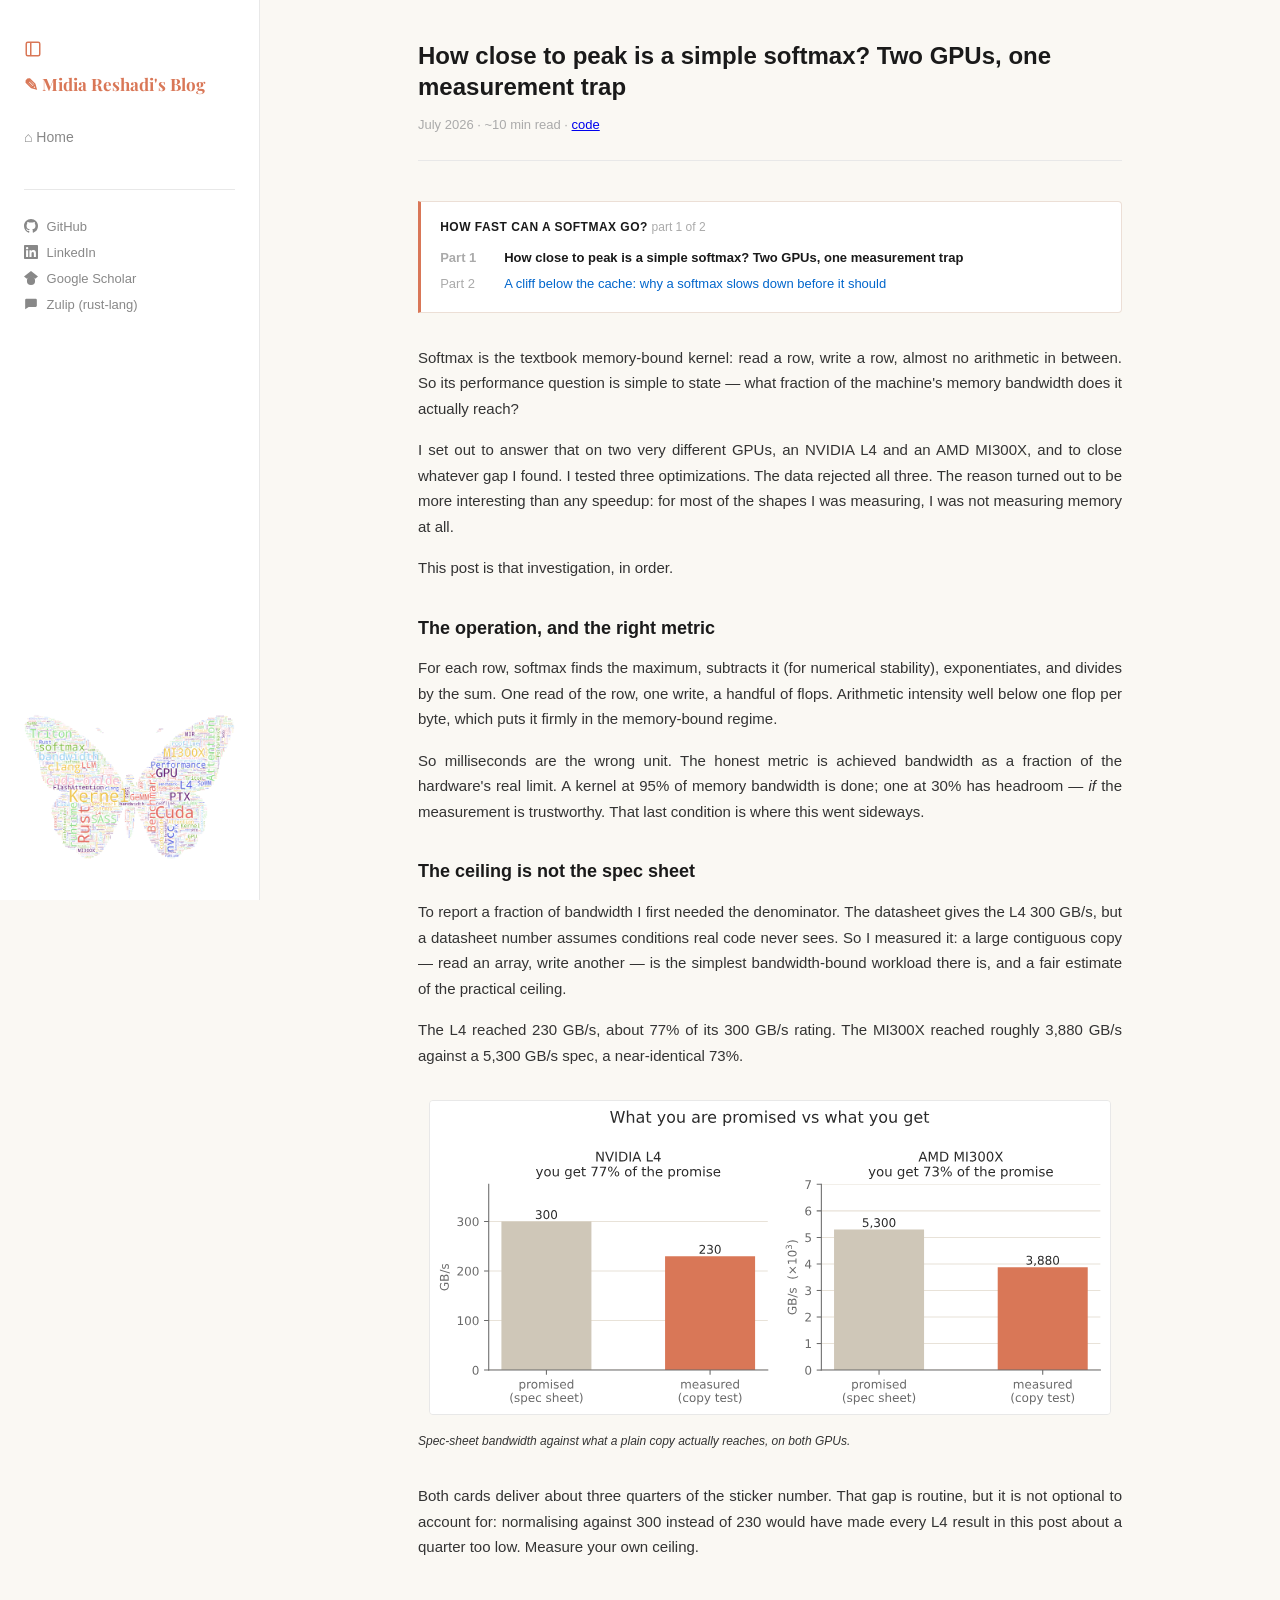
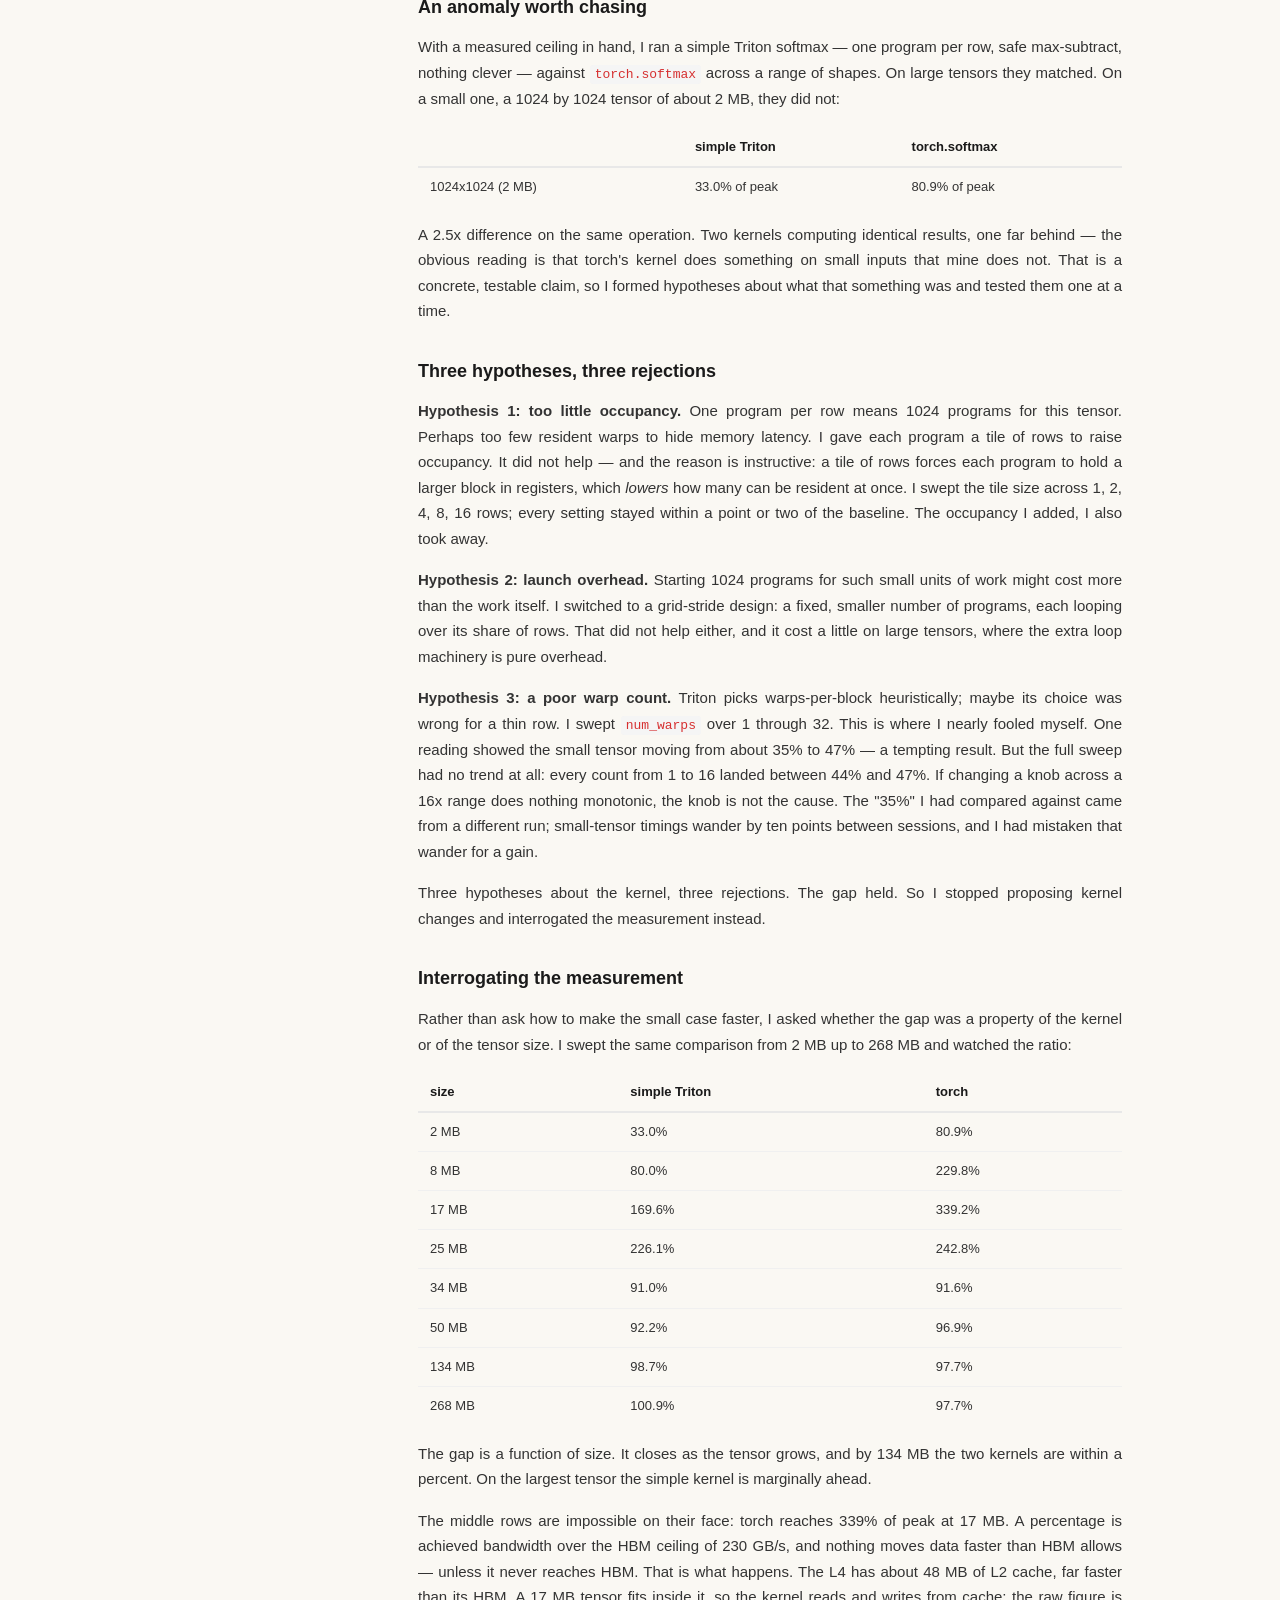
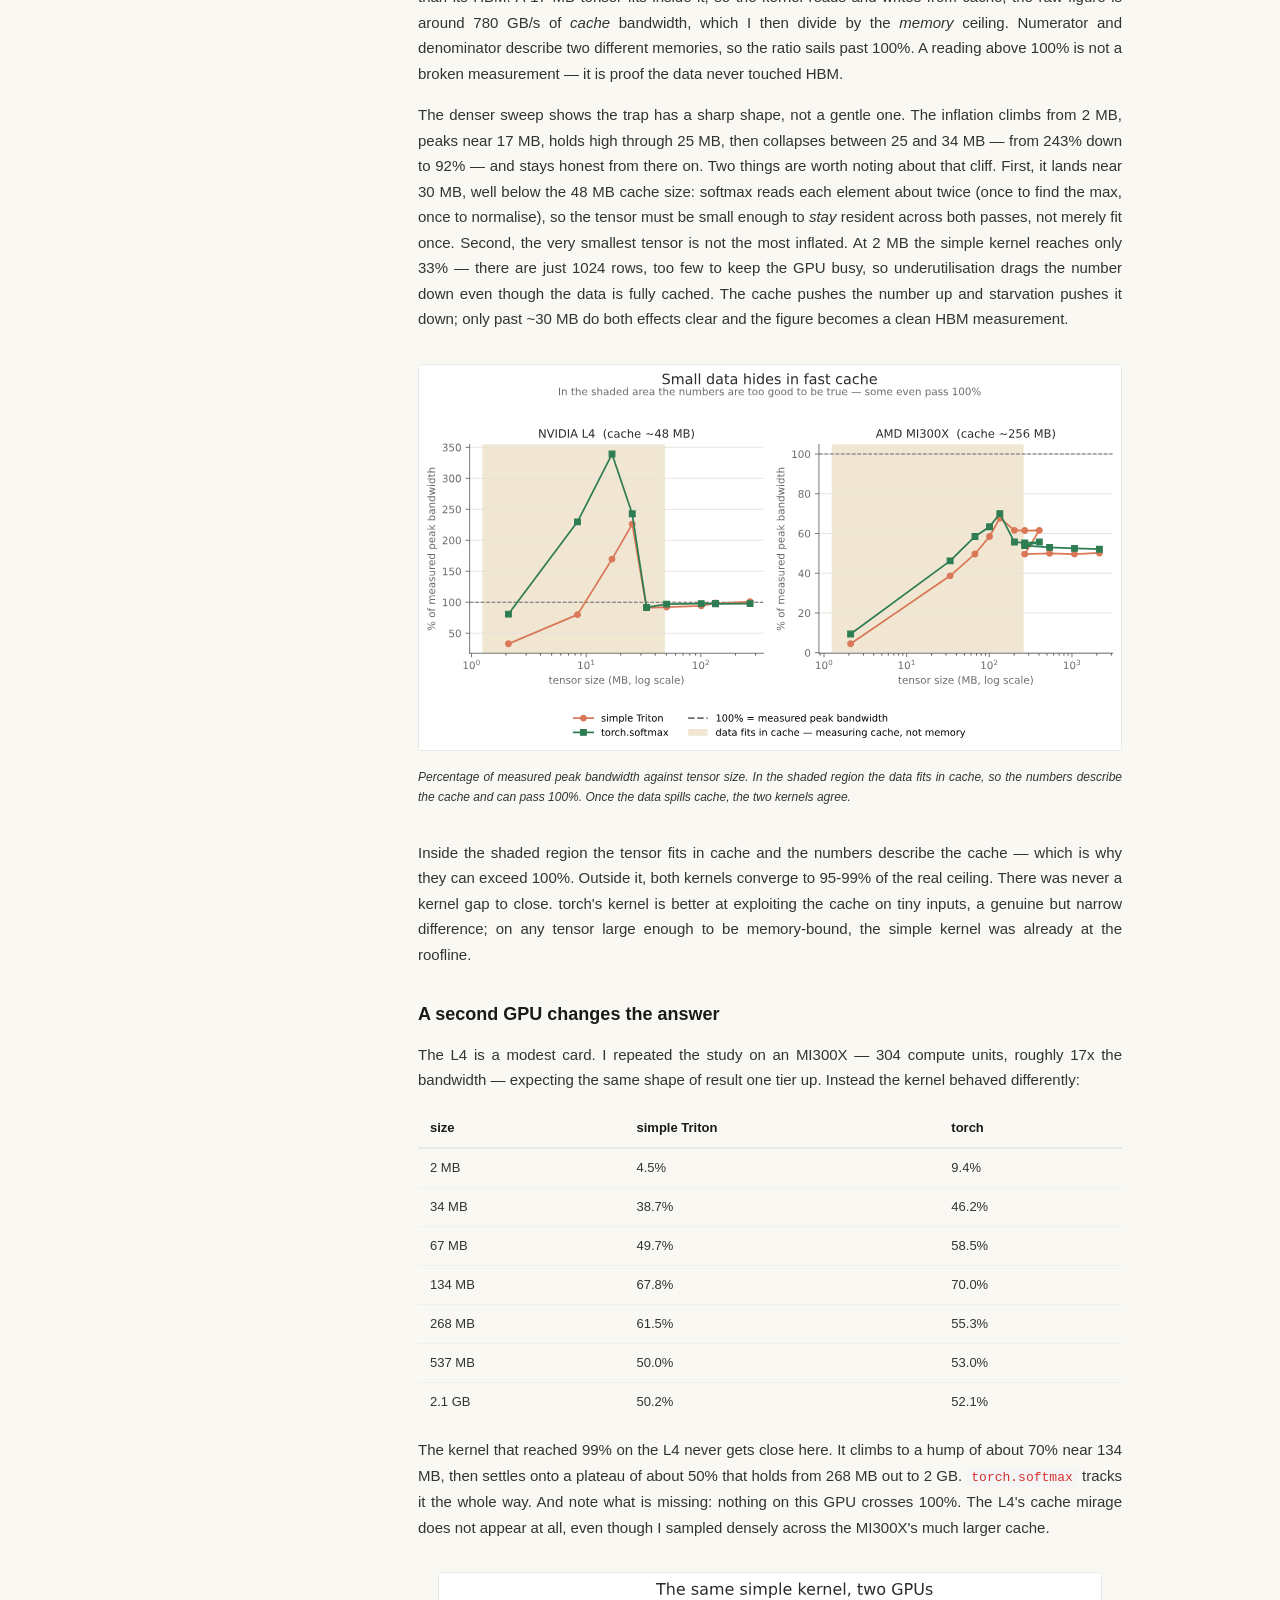
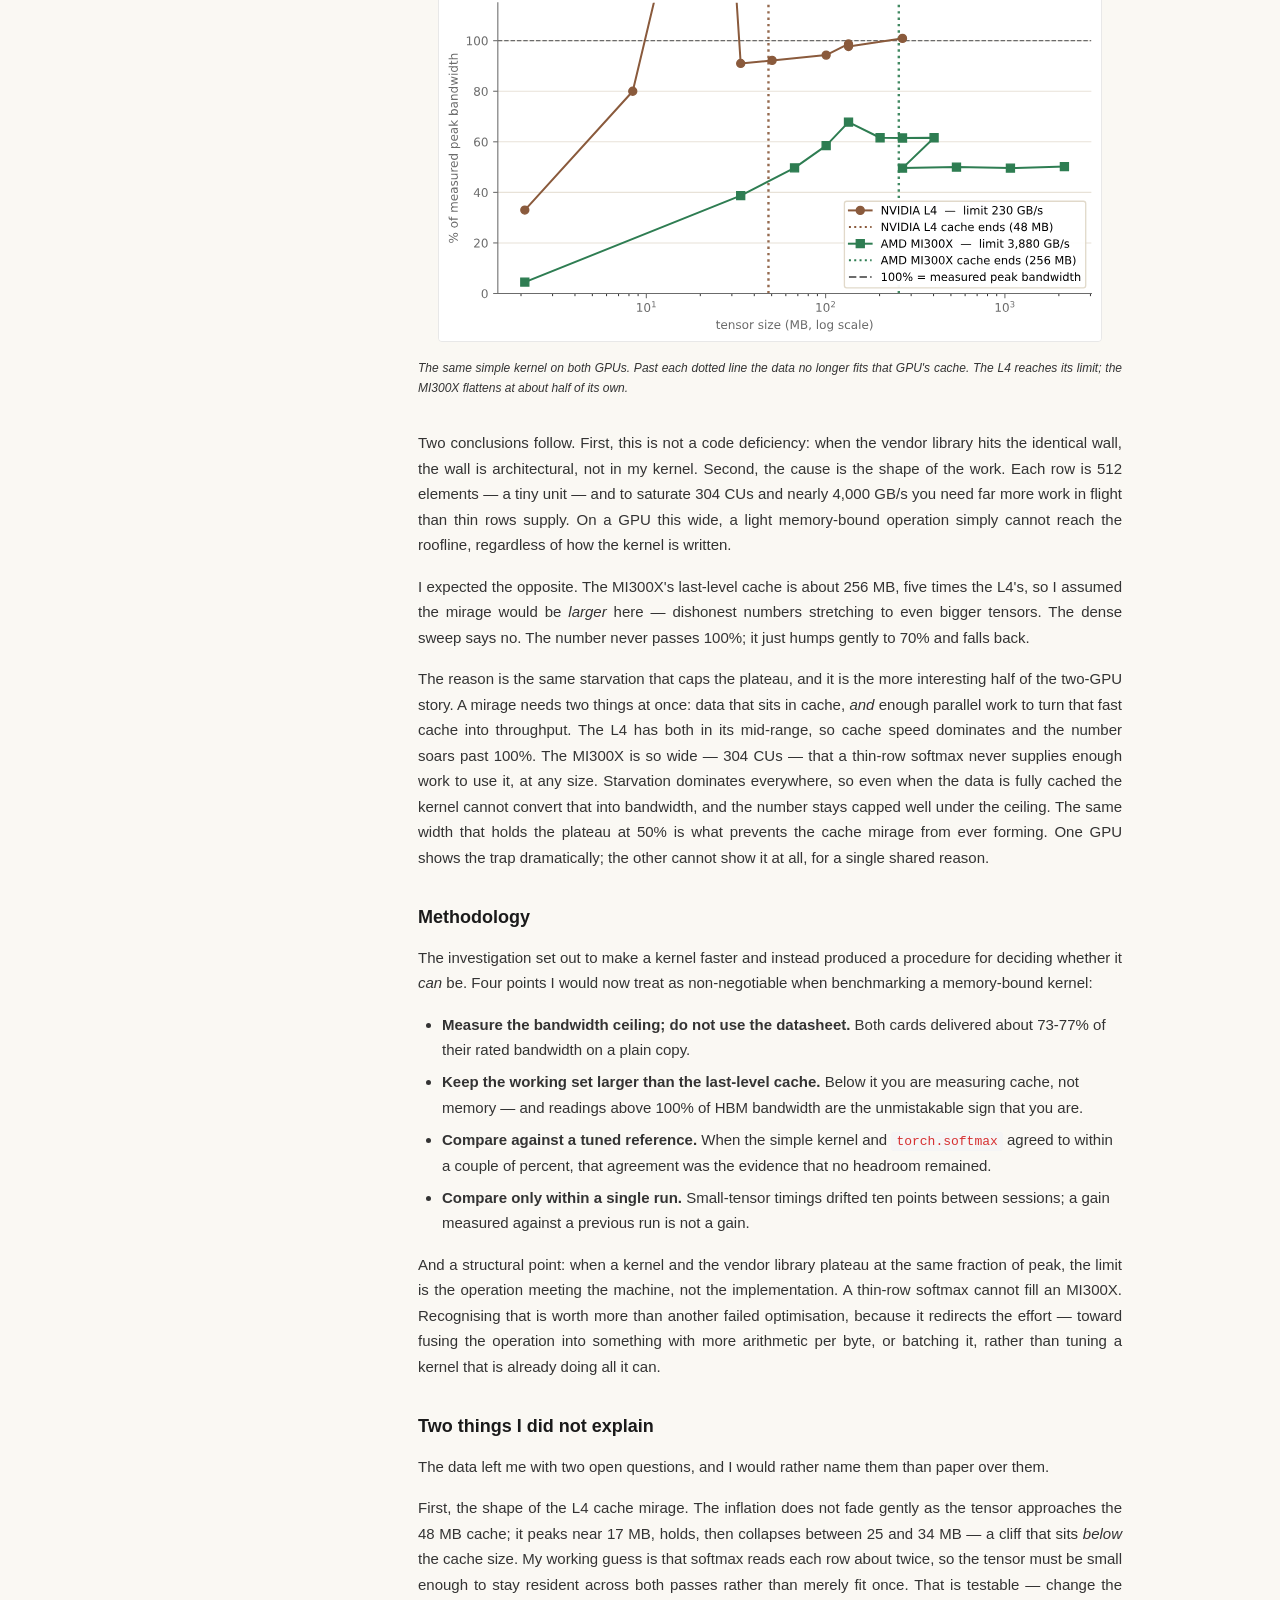
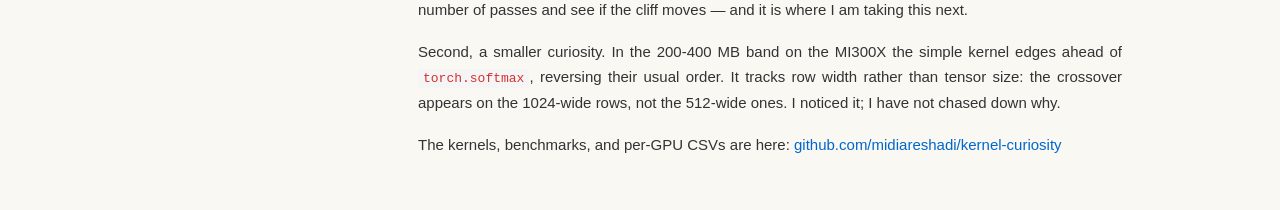
<file: blog/softmax-cache-mirage/index.html>
<!DOCTYPE html>
<html lang="en">
<head>
    <meta charset="UTF-8">
    <meta name="viewport" content="width=device-width, initial-scale=1.0">
    <title>How close to peak is a simple softmax? Two GPUs, one measurement trap — Midia Reshadi</title>
    <meta name="description" content="Softmax is memory-bound, so the question is simple: what fraction of bandwidth does it reach? I tested three optimizations on an L4 and an MI300X; the data rejected all three. The reason was more interesting than a speedup — most of my measurements were reading cache, not memory, and one GPU showed a mirage the other could not. On measuring your real ceiling, spotting cache-resident benchmarks, and knowing when an operation simply cannot fill the GPU. 3 figures.">
    <link rel="canonical" href="https://midiareshadi.github.io/blog/softmax-cache-mirage/">
    <meta property="og:type" content="article">
    <meta property="og:url" content="https://midiareshadi.github.io/blog/softmax-cache-mirage/">
    <meta property="og:title" content="How close to peak is a simple softmax? Two GPUs, one measurement trap — Midia Reshadi">
    <meta property="og:description" content="Softmax is memory-bound, so the question is simple: what fraction of bandwidth does it reach? I tested three optimizations on an L4 and an MI300X; the data rejected all three. The reason was more interesting than a speedup — most of my measurements were reading cache, not memory, and one GPU showed a mirage the other could not. On measuring your real ceiling, spotting cache-resident benchmarks, and knowing when an operation simply cannot fill the GPU. 3 figures.">
    <meta name="twitter:card" content="summary_large_image">
    <link rel="alternate" type="application/rss+xml" title="Midia Reshadi" href="https://midiareshadi.github.io/feed.xml">
    <link rel="preconnect" href="https://fonts.googleapis.com">
    <link rel="preconnect" href="https://fonts.gstatic.com" crossorigin>
    <link rel="stylesheet" href="../../css/style.css?v=13">
    <link href="https://fonts.googleapis.com/css2?family=Playfair+Display:wght@700&family=Comic+Neue:wght@700&display=swap" rel="stylesheet">
    <script defer src="../../js/site.js?v=13"></script>
</head>
<body>
    <button id="floating-toggle" onclick="toggleSidebar()" title="Show sidebar">
        <svg width="18" height="18" viewBox="0 0 24 24" fill="none" stroke="currentColor" stroke-width="2"><rect x="3" y="3" width="18" height="18" rx="2"/><line x1="9" y1="3" x2="9" y2="21"/></svg>
    </button>
    <aside class="sidebar">
        <div class="sidebar-head">
            <button class="sidebar-toggle" onclick="toggleSidebar()" title="Toggle sidebar">
                <svg width="18" height="18" viewBox="0 0 24 24" fill="none" stroke="currentColor" stroke-width="2"><rect x="3" y="3" width="18" height="18" rx="2"/><line x1="9" y1="3" x2="9" y2="21"/></svg>
            </button>
            <p class="sidebar-brand">&#9998; Midia Reshadi's Blog</p>
        </div>
        <ul class="sidebar-nav">
            <li><a href="../../index.html">&#8962; Home</a></li>
        </ul>
        <div class="sidebar-links">
            <a href="https://github.com/midiareshadi" target="_blank" rel="noopener">
                <svg width="14" height="14" viewBox="0 0 24 24" fill="currentColor" class="sidebar-icon"><path d="M12 0C5.37 0 0 5.37 0 12c0 5.31 3.435 9.795 8.205 11.385.6.105.825-.255.825-.57 0-.285-.015-1.23-.015-2.235-3.015.555-3.795-.735-4.035-1.41-.135-.345-.72-1.41-1.23-1.695-.42-.225-1.02-.78-.015-.795.945-.015 1.62.87 1.845 1.23 1.08 1.815 2.805 1.305 3.495.99.105-.78.42-1.305.765-1.605-2.67-.3-5.46-1.335-5.46-5.925 0-1.305.465-2.385 1.23-3.225-.12-.3-.54-1.53.12-3.18 0 0 1.005-.315 3.3 1.23.96-.27 1.98-.405 3-.405s2.04.135 3 .405c2.295-1.56 3.3-1.23 3.3-1.23.66 1.65.24 2.88.12 3.18.765.84 1.23 1.905 1.23 3.225 0 4.605-2.805 5.625-5.475 5.925.435.375.81 1.095.81 2.22 0 1.605-.015 2.895-.015 3.3 0 .315.225.69.825.57A12.02 12.02 0 0 0 24 12c0-6.63-5.37-12-12-12z"/></svg>
                GitHub
            </a>
            <a href="https://www.linkedin.com/in/midia-reshadi/" target="_blank" rel="noopener">
                <svg width="14" height="14" viewBox="0 0 24 24" fill="currentColor" class="sidebar-icon"><path d="M20.447 20.452h-3.554v-5.569c0-1.328-.027-3.037-1.852-3.037-1.853 0-2.136 1.445-2.136 2.939v5.667H9.351V9h3.414v1.561h.046c.477-.9 1.637-1.85 3.37-1.85 3.601 0 4.267 2.37 4.267 5.455v6.286zM5.337 7.433a2.062 2.062 0 0 1-2.063-2.065 2.064 2.064 0 1 1 2.063 2.065zm1.782 13.019H3.555V9h3.564v11.452zM22.225 0H1.771C.792 0 0 .774 0 1.729v20.542C0 23.227.792 24 1.771 24h20.451C23.2 24 24 23.227 24 22.271V1.729C24 .774 23.2 0 22.222 0h.003z"/></svg>
                LinkedIn
            </a>
            <a href="https://scholar.google.com/citations?user=gVWj19kAAAAJ&hl=en" target="_blank" rel="noopener">
                <svg width="14" height="14" viewBox="0 0 24 24" fill="currentColor" class="sidebar-icon"><path d="M12 24a7 7 0 1 1 0-14 7 7 0 0 1 0 14zm0-24L0 9.5l4.838 3.94A8 8 0 0 1 12 10a8 8 0 0 1 7.162 3.44L24 9.5z"/></svg>
                Google Scholar
            </a>
            <a href="https://rust-lang.zulipchat.com/#user/818806" target="_blank" rel="noopener">
                <svg width="14" height="14" viewBox="0 0 24 24" fill="currentColor" class="sidebar-icon"><path d="M2 5a2 2 0 0 1 2-2h16a2 2 0 0 1 2 2v10a2 2 0 0 1-2 2H8l-6 4V5z"/></svg>
                Zulip (rust-lang)
            </a>
        </div>
        <div class="sidebar-figure">
            <img src="../../assets/figures/butterfly-tags.png" width="530" height="367"
                 alt="A butterfly made from the topics on this blog: GPU, kernel, CUDA, Triton, Rust, cuda-oxide, PTX, SASS, MI300X and more">
        </div>
    </aside>
    <main class="main">
        <article>
            <header class="post-header">
                <h1>How close to peak is a simple softmax? Two GPUs, one measurement trap</h1>
                <p class="post-meta">July 2026 &middot; ~10 min read &middot; <a href="https://github.com/midiareshadi/kernel-curiosity" target="_blank" rel="noopener">code</a></p>
            </header>
            <!-- series-nav -->
            <nav class="series-nav" aria-label="Series navigation">
                <p class="series-title">How fast can a softmax go? <span class="series-count">part 1 of 2</span></p>
                <ul>
                    <li class="is-current"><span class="series-part">Part 1</span><span>How close to peak is a simple softmax? Two GPUs, one measurement trap</span></li>
                    <li><span class="series-part">Part 2</span><a href="../../blog/cache-cliff/">A cliff below the cache: why a softmax slows down before it should</a></li>
                </ul>
            </nav>
            <!-- /series-nav -->
            <div class="post-content">
<p>Softmax is the textbook memory-bound kernel: read a row, write a row, almost no
arithmetic in between. So its performance question is simple to state — what
fraction of the machine's memory bandwidth does it actually reach?</p>
<p>I set out to answer that on two very different GPUs, an NVIDIA L4 and an AMD
MI300X, and to close whatever gap I found. I tested three optimizations. The
data rejected all three. The reason turned out to be more interesting than any
speedup: for most of the shapes I was measuring, I was not measuring memory at
all.</p>
<p>This post is that investigation, in order.</p>
<h2>The operation, and the right metric</h2>
<p>For each row, softmax finds the maximum, subtracts it (for numerical stability),
exponentiates, and divides by the sum. One read of the row, one write, a handful
of flops. Arithmetic intensity well below one flop per byte, which puts it
firmly in the memory-bound regime.</p>
<p>So milliseconds are the wrong unit. The honest metric is achieved bandwidth as a
fraction of the hardware's real limit. A kernel at 95% of memory bandwidth is
done; one at 30% has headroom — <em>if</em> the measurement is trustworthy. That last
condition is where this went sideways.</p>
<h2>The ceiling is not the spec sheet</h2>
<p>To report a fraction of bandwidth I first needed the denominator. The datasheet
gives the L4 300 GB/s, but a datasheet number assumes conditions real code never
sees. So I measured it: a large contiguous copy — read an array, write another —
is the simplest bandwidth-bound workload there is, and a fair estimate of the
practical ceiling.</p>
<p>The L4 reached 230 GB/s, about 77% of its 300 GB/s rating. The MI300X reached
roughly 3,880 GB/s against a 5,300 GB/s spec, a near-identical 73%.</p>
<div class="figure">
    <img src="../../assets/figures/sm-spec-vs-measured.svg" alt="Spec-sheet bandwidth against what a plain copy actually reaches, on both GPUs.">
    <p class="figure-caption">Spec-sheet bandwidth against what a plain copy actually reaches, on both GPUs.</p>
</div>
<p>Both cards deliver about three quarters of the sticker number. That gap is
routine, but it is not optional to account for: normalising against 300 instead
of 230 would have made every L4 result in this post about a quarter too low.
Measure your own ceiling.</p>
<h2>An anomaly worth chasing</h2>
<p>With a measured ceiling in hand, I ran a simple Triton softmax — one program per
row, safe max-subtract, nothing clever — against <code>torch.softmax</code> across a range
of shapes. On large tensors they matched. On a small one, a 1024 by 1024 tensor
of about 2 MB, they did not:</p>
<table>
<thead>
<tr>
<th></th>
<th>simple Triton</th>
<th>torch.softmax</th>
</tr>
</thead>
<tbody>
<tr>
<td>1024x1024 (2 MB)</td>
<td>33.0% of peak</td>
<td>80.9% of peak</td>
</tr>
</tbody>
</table>
<p>A 2.5x difference on the same operation. Two kernels computing identical results,
one far behind — the obvious reading is that torch's kernel does something on
small inputs that mine does not. That is a concrete, testable claim, so I formed
hypotheses about what that something was and tested them one at a time.</p>
<h2>Three hypotheses, three rejections</h2>
<p><strong>Hypothesis 1: too little occupancy.</strong> One program per row means 1024 programs
for this tensor. Perhaps too few resident warps to hide memory latency. I gave
each program a tile of rows to raise occupancy. It did not help — and the reason
is instructive: a tile of rows forces each program to hold a larger block in
registers, which <em>lowers</em> how many can be resident at once. I swept the tile
size across 1, 2, 4, 8, 16 rows; every setting stayed within a point or two of
the baseline. The occupancy I added, I also took away.</p>
<p><strong>Hypothesis 2: launch overhead.</strong> Starting 1024 programs for such small units
of work might cost more than the work itself. I switched to a grid-stride design:
a fixed, smaller number of programs, each looping over its share of rows. That
did not help either, and it cost a little on large tensors, where the extra loop
machinery is pure overhead.</p>
<p><strong>Hypothesis 3: a poor warp count.</strong> Triton picks warps-per-block heuristically;
maybe its choice was wrong for a thin row. I swept <code>num_warps</code> over 1 through 32.
This is where I nearly fooled myself. One reading showed the small tensor moving
from about 35% to 47% — a tempting result. But the full sweep had no trend at
all: every count from 1 to 16 landed between 44% and 47%. If changing a knob
across a 16x range does nothing monotonic, the knob is not the cause. The "35%" I
had compared against came from a different run; small-tensor timings wander by
ten points between sessions, and I had mistaken that wander for a gain.</p>
<p>Three hypotheses about the kernel, three rejections. The gap held. So I stopped
proposing kernel changes and interrogated the measurement instead.</p>
<h2>Interrogating the measurement</h2>
<p>Rather than ask how to make the small case faster, I asked whether the gap was a
property of the kernel or of the tensor size. I swept the same comparison from
2 MB up to 268 MB and watched the ratio:</p>
<table>
<thead>
<tr>
<th>size</th>
<th>simple Triton</th>
<th>torch</th>
</tr>
</thead>
<tbody>
<tr>
<td>2 MB</td>
<td>33.0%</td>
<td>80.9%</td>
</tr>
<tr>
<td>8 MB</td>
<td>80.0%</td>
<td>229.8%</td>
</tr>
<tr>
<td>17 MB</td>
<td>169.6%</td>
<td>339.2%</td>
</tr>
<tr>
<td>25 MB</td>
<td>226.1%</td>
<td>242.8%</td>
</tr>
<tr>
<td>34 MB</td>
<td>91.0%</td>
<td>91.6%</td>
</tr>
<tr>
<td>50 MB</td>
<td>92.2%</td>
<td>96.9%</td>
</tr>
<tr>
<td>134 MB</td>
<td>98.7%</td>
<td>97.7%</td>
</tr>
<tr>
<td>268 MB</td>
<td>100.9%</td>
<td>97.7%</td>
</tr>
</tbody>
</table>
<p>The gap is a function of size. It closes as the tensor grows, and by 134 MB the
two kernels are within a percent. On the largest tensor the simple kernel is
marginally ahead.</p>
<p>The middle rows are impossible on their face: torch reaches 339% of peak at
17 MB. A percentage is achieved bandwidth over the HBM ceiling of 230 GB/s, and
nothing moves data faster than HBM allows — unless it never reaches HBM. That is
what happens. The L4 has about 48 MB of L2 cache, far faster than its HBM. A
17 MB tensor fits inside it, so the kernel reads and writes from cache; the raw
figure is around 780 GB/s of <em>cache</em> bandwidth, which I then divide by the
<em>memory</em> ceiling. Numerator and denominator describe two different memories, so
the ratio sails past 100%. A reading above 100% is not a broken measurement — it
is proof the data never touched HBM.</p>
<p>The denser sweep shows the trap has a sharp shape, not a gentle one. The
inflation climbs from 2 MB, peaks near 17 MB, holds high through 25 MB, then
collapses between 25 and 34 MB — from 243% down to 92% — and stays honest from
there on. Two things are worth noting about that cliff. First, it lands near
30 MB, well below the 48 MB cache size: softmax reads each element about twice
(once to find the max, once to normalise), so the tensor must be small enough to
<em>stay</em> resident across both passes, not merely fit once. Second, the very
smallest tensor is not the most inflated. At 2 MB the simple kernel reaches only
33% — there are just 1024 rows, too few to keep the GPU busy, so
underutilisation drags the number down even though the data is fully cached. The
cache pushes the number up and starvation pushes it down; only past ~30 MB do
both effects clear and the figure becomes a clean HBM measurement.</p>
<div class="figure">
    <img src="../../assets/figures/sm-cache-mirage.svg" alt="Percentage of measured peak bandwidth against tensor size. In the shaded region the data fits in cache, so the numbers describe the cache and can pass 100%. Once the data spills cache, the two kernels agree.">
    <p class="figure-caption">Percentage of measured peak bandwidth against tensor size. In the shaded region the data fits in cache, so the numbers describe the cache and can pass 100%. Once the data spills cache, the two kernels agree.</p>
</div>
<p>Inside the shaded region the tensor fits in cache and the numbers describe the
cache — which is why they can exceed 100%. Outside it, both kernels converge to
95-99% of the real ceiling. There was never a kernel gap to close. torch's kernel
is better at exploiting the cache on tiny inputs, a genuine but narrow
difference; on any tensor large enough to be memory-bound, the simple kernel was
already at the roofline.</p>
<h2>A second GPU changes the answer</h2>
<p>The L4 is a modest card. I repeated the study on an MI300X — 304 compute units,
roughly 17x the bandwidth — expecting the same shape of result one tier up.
Instead the kernel behaved differently:</p>
<table>
<thead>
<tr>
<th>size</th>
<th>simple Triton</th>
<th>torch</th>
</tr>
</thead>
<tbody>
<tr>
<td>2 MB</td>
<td>4.5%</td>
<td>9.4%</td>
</tr>
<tr>
<td>34 MB</td>
<td>38.7%</td>
<td>46.2%</td>
</tr>
<tr>
<td>67 MB</td>
<td>49.7%</td>
<td>58.5%</td>
</tr>
<tr>
<td>134 MB</td>
<td>67.8%</td>
<td>70.0%</td>
</tr>
<tr>
<td>268 MB</td>
<td>61.5%</td>
<td>55.3%</td>
</tr>
<tr>
<td>537 MB</td>
<td>50.0%</td>
<td>53.0%</td>
</tr>
<tr>
<td>2.1 GB</td>
<td>50.2%</td>
<td>52.1%</td>
</tr>
</tbody>
</table>
<p>The kernel that reached 99% on the L4 never gets close here. It climbs to a hump
of about 70% near 134 MB, then settles onto a plateau of about 50% that holds
from 268 MB out to 2 GB. <code>torch.softmax</code> tracks it the whole way. And note what
is missing: nothing on this GPU crosses 100%. The L4's cache mirage does not
appear at all, even though I sampled densely across the MI300X's much larger
cache.</p>
<div class="figure">
    <img src="../../assets/figures/sm-two-gpus.svg" alt="The same simple kernel on both GPUs. Past each dotted line the data no longer fits that GPU's cache. The L4 reaches its limit; the MI300X flattens at about half of its own.">
    <p class="figure-caption">The same simple kernel on both GPUs. Past each dotted line the data no longer fits that GPU's cache. The L4 reaches its limit; the MI300X flattens at about half of its own.</p>
</div>
<p>Two conclusions follow. First, this is not a code deficiency: when the vendor
library hits the identical wall, the wall is architectural, not in my kernel.
Second, the cause is the shape of the work. Each row is 512 elements — a tiny
unit — and to saturate 304 CUs and nearly 4,000 GB/s you need far more work in
flight than thin rows supply. On a GPU this wide, a light memory-bound operation
simply cannot reach the roofline, regardless of how the kernel is written.</p>
<p>I expected the opposite. The MI300X's last-level cache is about 256 MB, five
times the L4's, so I assumed the mirage would be <em>larger</em> here — dishonest
numbers stretching to even bigger tensors. The dense sweep says no. The number
never passes 100%; it just humps gently to 70% and falls back.</p>
<p>The reason is the same starvation that caps the plateau, and it is the more
interesting half of the two-GPU story. A mirage needs two things at once: data
that sits in cache, <em>and</em> enough parallel work to turn that fast cache into
throughput. The L4 has both in its mid-range, so cache speed dominates and the
number soars past 100%. The MI300X is so wide — 304 CUs — that a thin-row softmax
never supplies enough work to use it, at any size. Starvation dominates
everywhere, so even when the data is fully cached the kernel cannot convert that
into bandwidth, and the number stays capped well under the ceiling. The same
width that holds the plateau at 50% is what prevents the cache mirage from ever
forming. One GPU shows the trap dramatically; the other cannot show it at all,
for a single shared reason.</p>
<h2>Methodology</h2>
<p>The investigation set out to make a kernel faster and instead produced a
procedure for deciding whether it <em>can</em> be. Four points I would now treat as
non-negotiable when benchmarking a memory-bound kernel:</p>
<ul>
<li><strong>Measure the bandwidth ceiling; do not use the datasheet.</strong> Both cards
  delivered about 73-77% of their rated bandwidth on a plain copy.</li>
<li><strong>Keep the working set larger than the last-level cache.</strong> Below it you are
  measuring cache, not memory — and readings above 100% of HBM bandwidth are the
  unmistakable sign that you are.</li>
<li><strong>Compare against a tuned reference.</strong> When the simple kernel and
  <code>torch.softmax</code> agreed to within a couple of percent, that agreement was the
  evidence that no headroom remained.</li>
<li><strong>Compare only within a single run.</strong> Small-tensor timings drifted ten points
  between sessions; a gain measured against a previous run is not a gain.</li>
</ul>
<p>And a structural point: when a kernel and the vendor library plateau at the same
fraction of peak, the limit is the operation meeting the machine, not the
implementation. A thin-row softmax cannot fill an MI300X. Recognising that is
worth more than another failed optimisation, because it redirects the effort —
toward fusing the operation into something with more arithmetic per byte, or
batching it, rather than tuning a kernel that is already doing all it can.</p>
<h2>Two things I did not explain</h2>
<p>The data left me with two open questions, and I would rather name them than
paper over them.</p>
<p>First, the shape of the L4 cache mirage. The inflation does not fade gently as
the tensor approaches the 48 MB cache; it peaks near 17 MB, holds, then collapses
between 25 and 34 MB — a cliff that sits <em>below</em> the cache size. My working guess
is that softmax reads each row about twice, so the tensor must be small enough to
stay resident across both passes rather than merely fit once. That is testable —
change the number of passes and see if the cliff moves — and it is where I am
taking this next.</p>
<p>Second, a smaller curiosity. In the 200-400 MB band on the MI300X the simple
kernel edges ahead of <code>torch.softmax</code>, reversing their usual order. It tracks
row width rather than tensor size: the crossover appears on the 1024-wide rows,
not the 512-wide ones. I noticed it; I have not chased down why.</p>
<p>The kernels, benchmarks, and per-GPU CSVs are here:
<a href="https://github.com/midiareshadi/kernel-curiosity">github.com/midiareshadi/kernel-curiosity</a></p>
            </div>
        </article>
    </main>
</body>
</html>
</file>
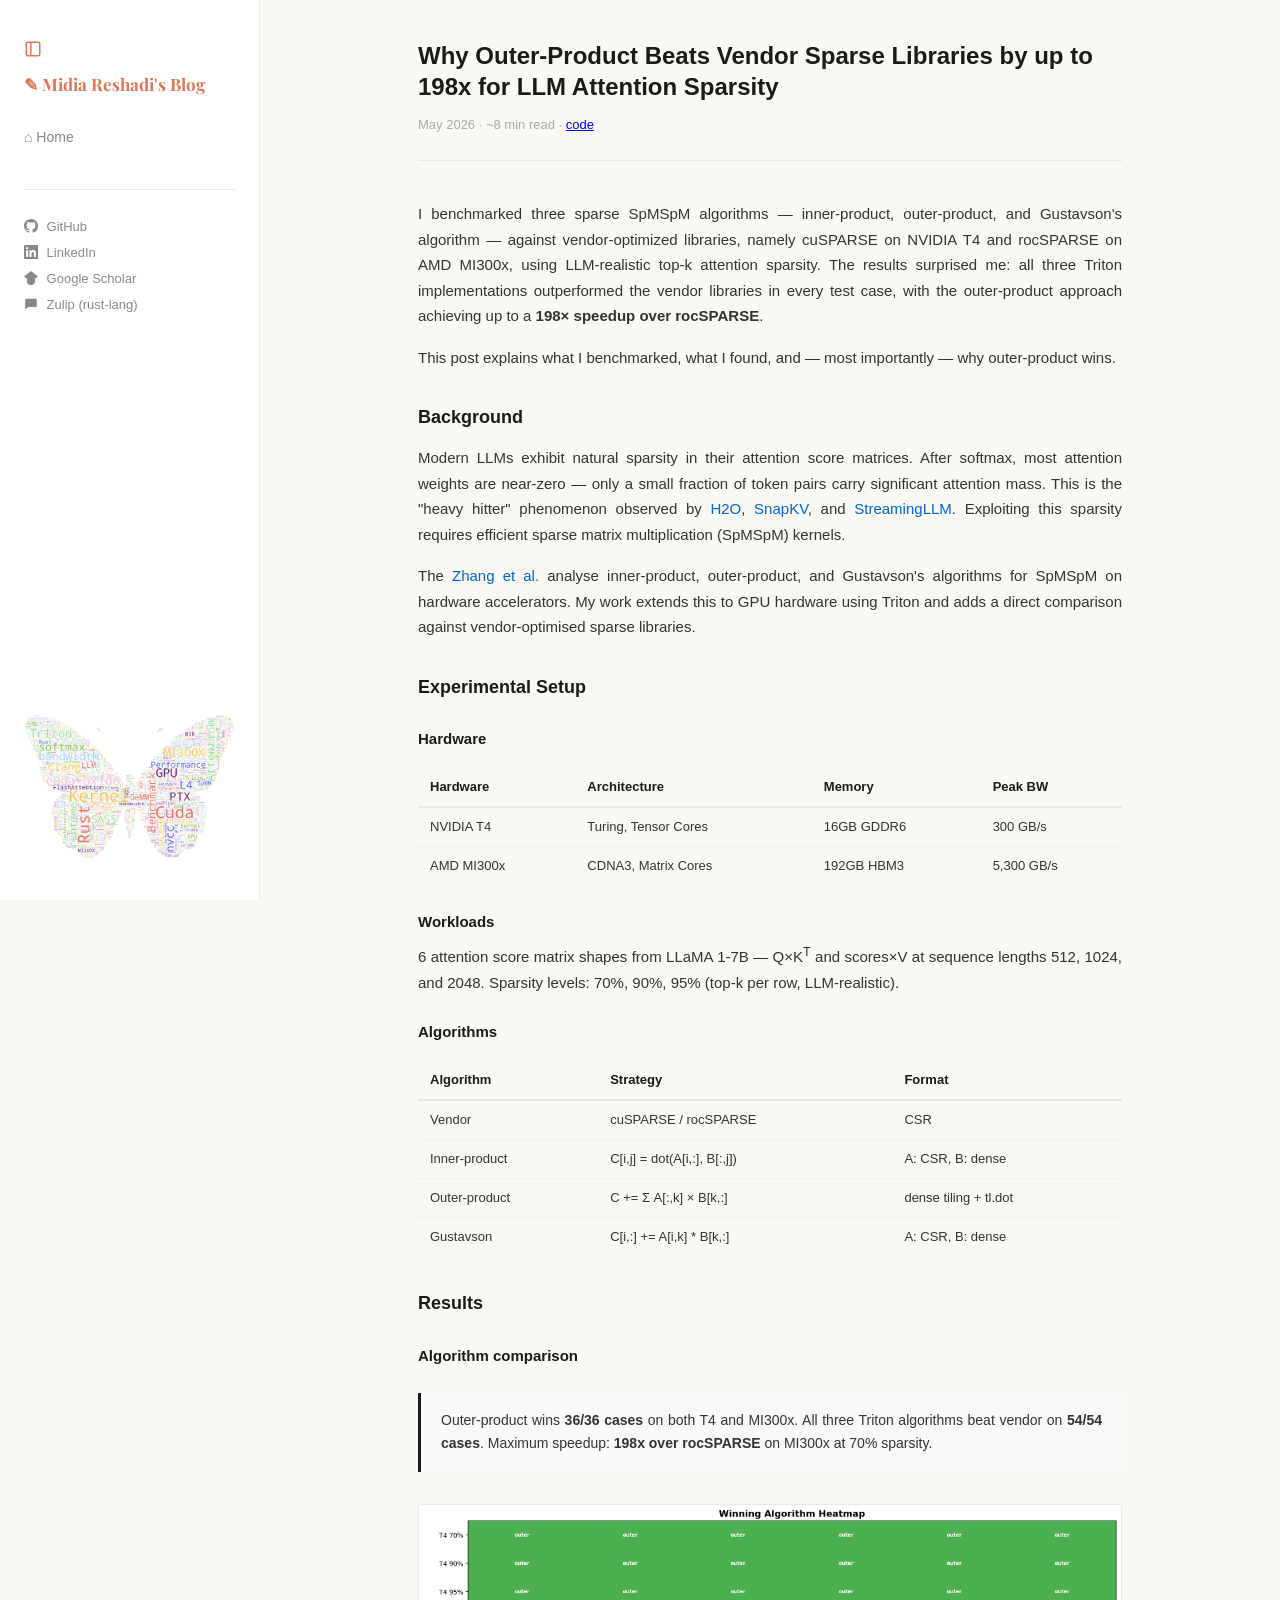
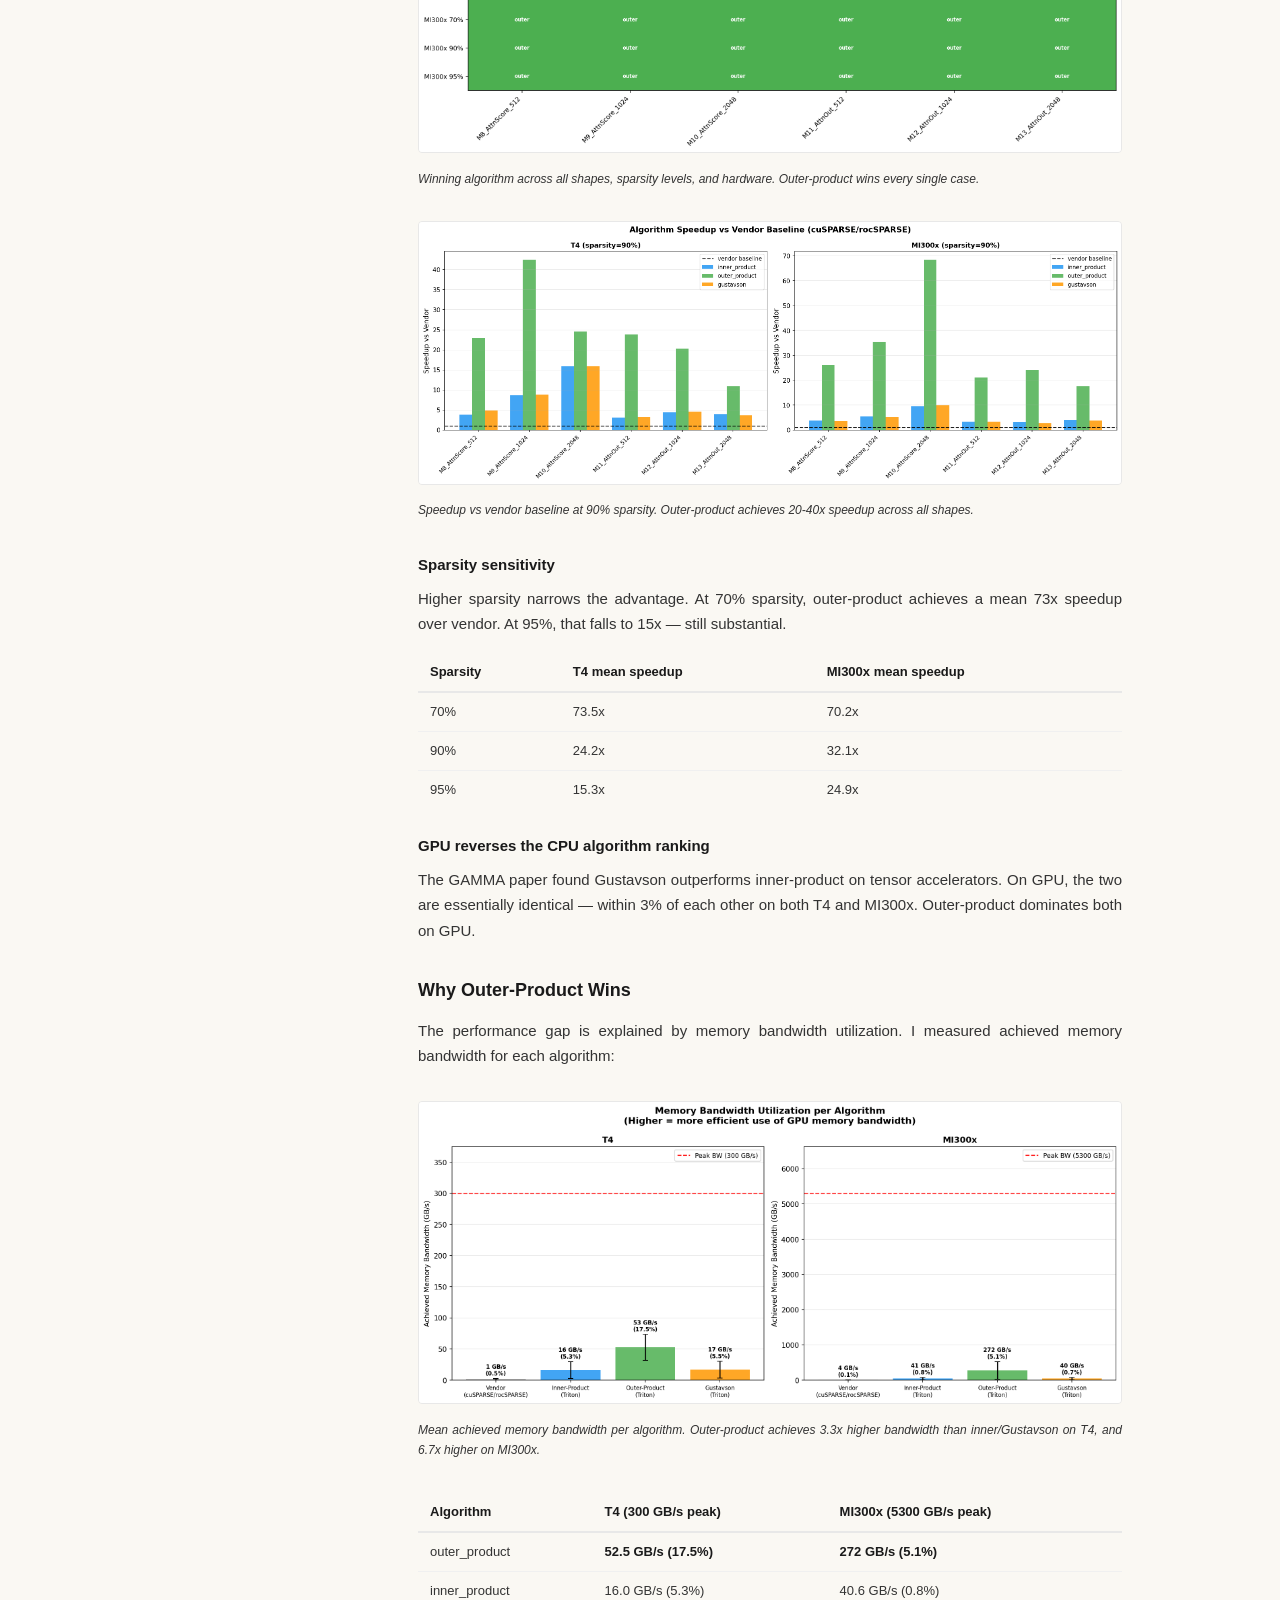
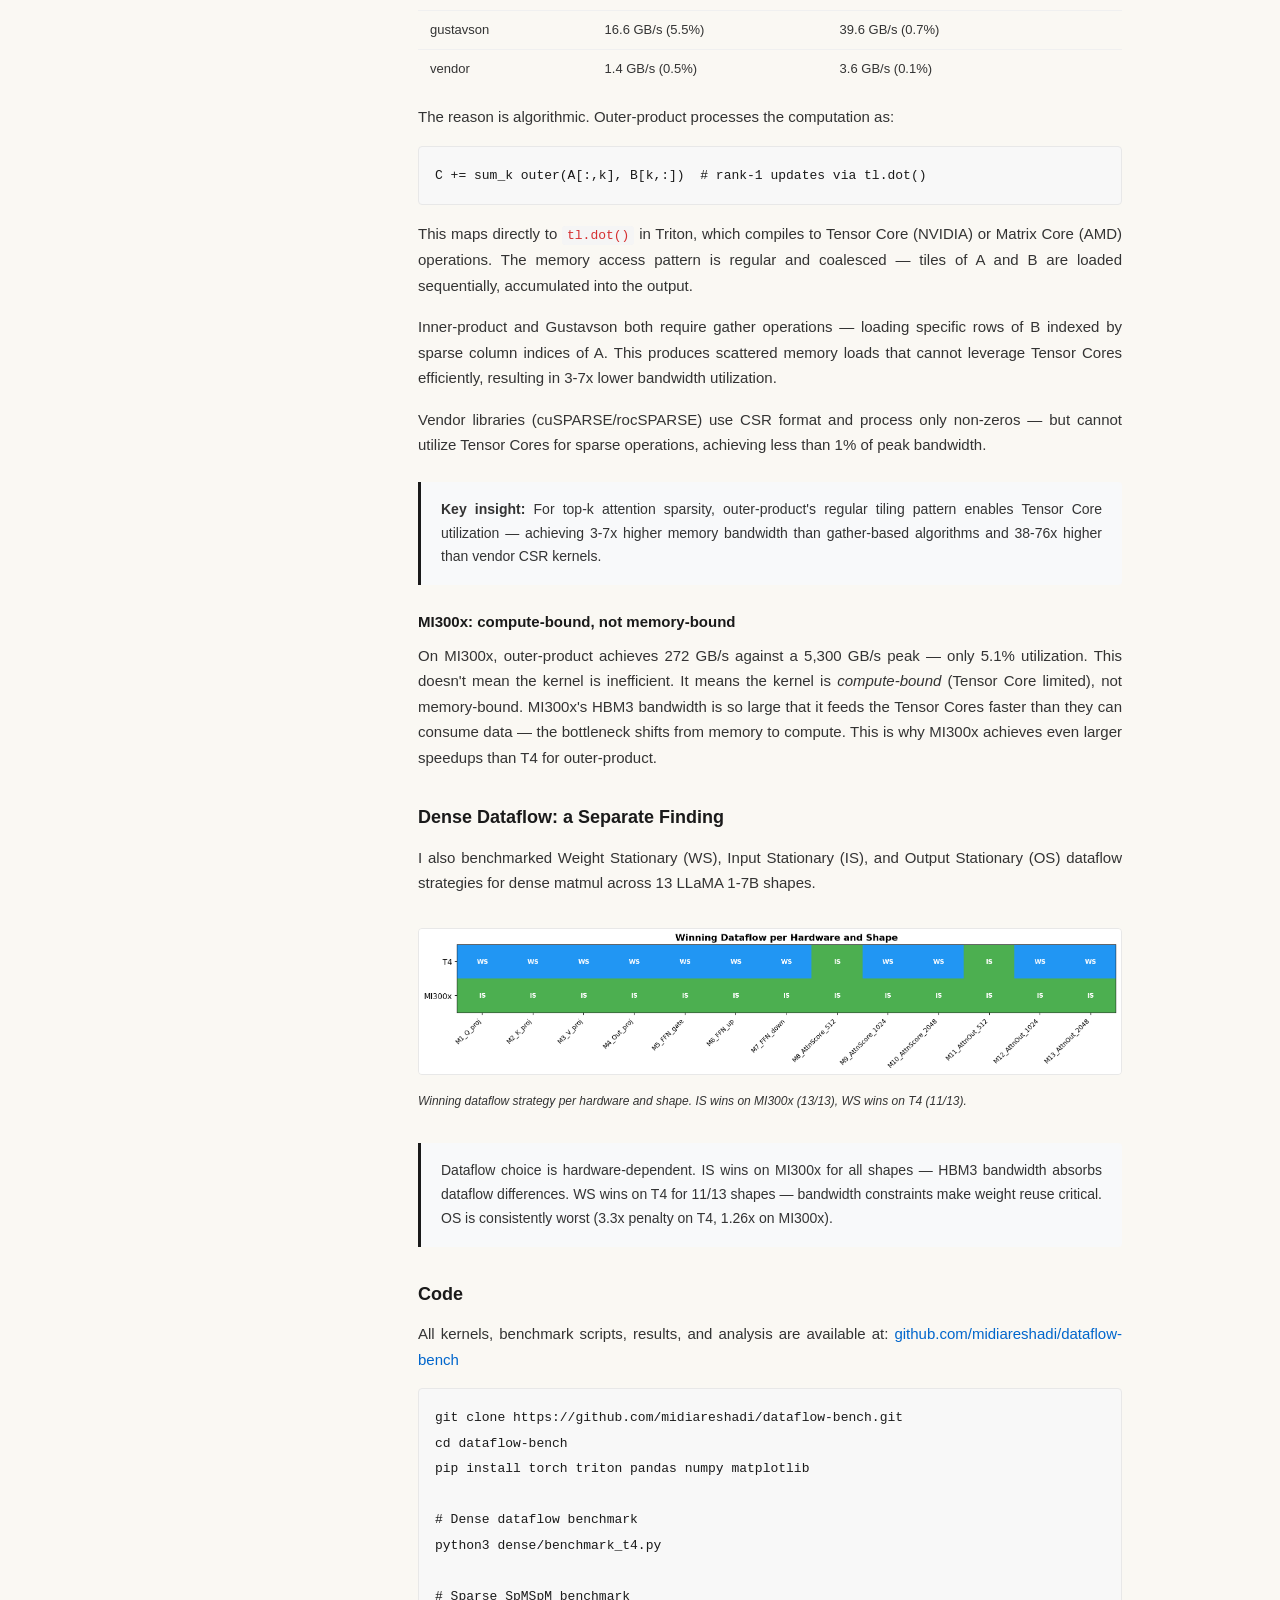
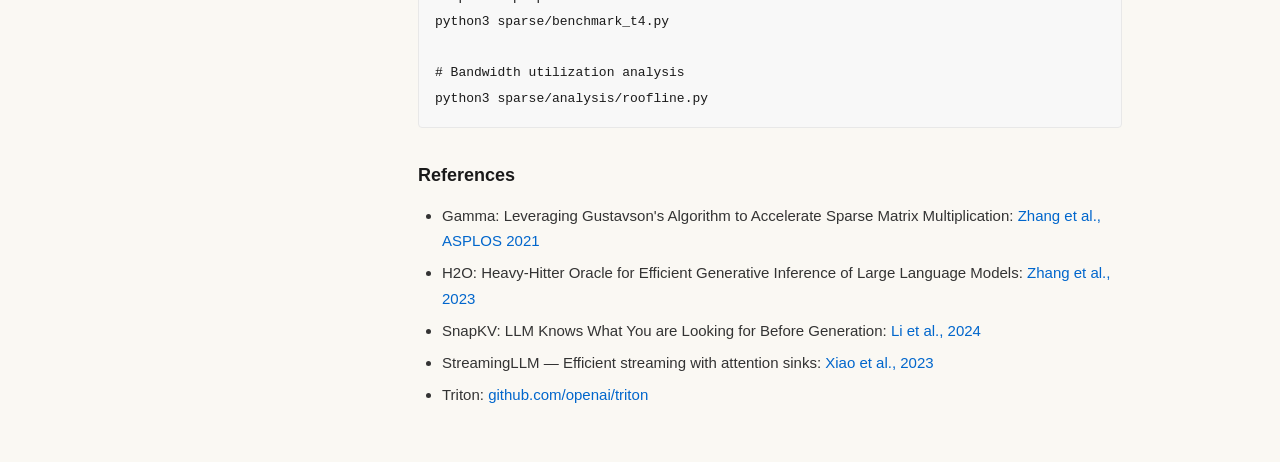
<file: blog/spmm-benchmark/index.html>
<!DOCTYPE html>
<html lang="en">
<head>
    <meta charset="UTF-8">
    <meta name="viewport" content="width=device-width, initial-scale=1.0">
    <title>Why Outer-Product Beats Vendor Sparse Libraries by up to 198x for LLM Attention Sparsity — Midia Reshadi</title>
    <meta name="description" content="Benchmarking dense dataflow strategies and sparse SpMSpM algorithms on NVIDIA T4 and AMD MI300x — 222 data points, 7 figures.">
    <link rel="canonical" href="https://midiareshadi.github.io/blog/spmm-benchmark/">
    <meta property="og:type" content="article">
    <meta property="og:url" content="https://midiareshadi.github.io/blog/spmm-benchmark/">
    <meta property="og:title" content="Why Outer-Product Beats Vendor Sparse Libraries by up to 198x for LLM Attention Sparsity — Midia Reshadi">
    <meta property="og:description" content="Benchmarking dense dataflow strategies and sparse SpMSpM algorithms on NVIDIA T4 and AMD MI300x — 222 data points, 7 figures.">
    <meta name="twitter:card" content="summary_large_image">
    <link rel="alternate" type="application/rss+xml" title="Midia Reshadi" href="https://midiareshadi.github.io/feed.xml">
    <link rel="preconnect" href="https://fonts.googleapis.com">
    <link rel="preconnect" href="https://fonts.gstatic.com" crossorigin>
    <link rel="stylesheet" href="../../css/style.css?v=13">
    <link href="https://fonts.googleapis.com/css2?family=Playfair+Display:wght@700&family=Comic+Neue:wght@700&display=swap" rel="stylesheet">
    <script defer src="../../js/site.js?v=13"></script>
</head>
<body>
    <button id="floating-toggle" onclick="toggleSidebar()" title="Show sidebar">
        <svg width="18" height="18" viewBox="0 0 24 24" fill="none" stroke="currentColor" stroke-width="2"><rect x="3" y="3" width="18" height="18" rx="2"/><line x1="9" y1="3" x2="9" y2="21"/></svg>
    </button>
    <aside class="sidebar">
        <div class="sidebar-head">
            <button class="sidebar-toggle" onclick="toggleSidebar()" title="Toggle sidebar">
                <svg width="18" height="18" viewBox="0 0 24 24" fill="none" stroke="currentColor" stroke-width="2"><rect x="3" y="3" width="18" height="18" rx="2"/><line x1="9" y1="3" x2="9" y2="21"/></svg>
            </button>
            <p class="sidebar-brand">&#9998; Midia Reshadi's Blog</p>
        </div>
        <ul class="sidebar-nav">
            <li><a href="../../index.html">&#8962; Home</a></li>
        </ul>
        <div class="sidebar-links">
            <a href="https://github.com/midiareshadi" target="_blank" rel="noopener">
                <svg width="14" height="14" viewBox="0 0 24 24" fill="currentColor" class="sidebar-icon"><path d="M12 0C5.37 0 0 5.37 0 12c0 5.31 3.435 9.795 8.205 11.385.6.105.825-.255.825-.57 0-.285-.015-1.23-.015-2.235-3.015.555-3.795-.735-4.035-1.41-.135-.345-.72-1.41-1.23-1.695-.42-.225-1.02-.78-.015-.795.945-.015 1.62.87 1.845 1.23 1.08 1.815 2.805 1.305 3.495.99.105-.78.42-1.305.765-1.605-2.67-.3-5.46-1.335-5.46-5.925 0-1.305.465-2.385 1.23-3.225-.12-.3-.54-1.53.12-3.18 0 0 1.005-.315 3.3 1.23.96-.27 1.98-.405 3-.405s2.04.135 3 .405c2.295-1.56 3.3-1.23 3.3-1.23.66 1.65.24 2.88.12 3.18.765.84 1.23 1.905 1.23 3.225 0 4.605-2.805 5.625-5.475 5.925.435.375.81 1.095.81 2.22 0 1.605-.015 2.895-.015 3.3 0 .315.225.69.825.57A12.02 12.02 0 0 0 24 12c0-6.63-5.37-12-12-12z"/></svg>
                GitHub
            </a>
            <a href="https://www.linkedin.com/in/midia-reshadi/" target="_blank" rel="noopener">
                <svg width="14" height="14" viewBox="0 0 24 24" fill="currentColor" class="sidebar-icon"><path d="M20.447 20.452h-3.554v-5.569c0-1.328-.027-3.037-1.852-3.037-1.853 0-2.136 1.445-2.136 2.939v5.667H9.351V9h3.414v1.561h.046c.477-.9 1.637-1.85 3.37-1.85 3.601 0 4.267 2.37 4.267 5.455v6.286zM5.337 7.433a2.062 2.062 0 0 1-2.063-2.065 2.064 2.064 0 1 1 2.063 2.065zm1.782 13.019H3.555V9h3.564v11.452zM22.225 0H1.771C.792 0 0 .774 0 1.729v20.542C0 23.227.792 24 1.771 24h20.451C23.2 24 24 23.227 24 22.271V1.729C24 .774 23.2 0 22.222 0h.003z"/></svg>
                LinkedIn
            </a>
            <a href="https://scholar.google.com/citations?user=gVWj19kAAAAJ&hl=en" target="_blank" rel="noopener">
                <svg width="14" height="14" viewBox="0 0 24 24" fill="currentColor" class="sidebar-icon"><path d="M12 24a7 7 0 1 1 0-14 7 7 0 0 1 0 14zm0-24L0 9.5l4.838 3.94A8 8 0 0 1 12 10a8 8 0 0 1 7.162 3.44L24 9.5z"/></svg>
                Google Scholar
            </a>
            <a href="https://rust-lang.zulipchat.com/#user/818806" target="_blank" rel="noopener">
                <svg width="14" height="14" viewBox="0 0 24 24" fill="currentColor" class="sidebar-icon"><path d="M2 5a2 2 0 0 1 2-2h16a2 2 0 0 1 2 2v10a2 2 0 0 1-2 2H8l-6 4V5z"/></svg>
                Zulip (rust-lang)
            </a>
        </div>
        <div class="sidebar-figure">
            <img src="../../assets/figures/butterfly-tags.png" width="530" height="367"
                 alt="A butterfly made from the topics on this blog: GPU, kernel, CUDA, Triton, Rust, cuda-oxide, PTX, SASS, MI300X and more">
        </div>
    </aside>
    <main class="main">
        <article>
            <header class="post-header">
                <h1>Why Outer-Product Beats Vendor Sparse Libraries by up to 198x for LLM Attention Sparsity</h1>
                <p class="post-meta">May 2026 &middot; ~8 min read &middot; <a href="https://github.com/midiareshadi/dataflow-bench" target="_blank" rel="noopener">code</a></p>
            </header>
            <div class="post-content">
<p>I benchmarked three sparse SpMSpM algorithms — inner-product,
                    outer-product, and Gustavson's algorithm — against vendor-optimized
                    libraries, namely cuSPARSE on NVIDIA T4 and rocSPARSE on AMD MI300x,
                    using LLM-realistic top-k attention sparsity. The results surprised me:
                    all three Triton implementations outperformed the vendor libraries in
                    every test case, with the outer-product approach achieving up to a
                    <strong>198× speedup over rocSPARSE</strong>.</p>
<p>This post explains what I benchmarked, what I found, and — most
                    importantly — why outer-product wins.</p>
<h2>Background</h2>
<p>Modern LLMs exhibit natural sparsity in their attention score matrices.
                    After softmax, most attention weights are near-zero — only a small
                    fraction of token pairs carry significant attention mass. This is the
                    "heavy hitter" phenomenon observed by <a href="https://arxiv.org/abs/2306.14048" target="_blank">H2O</a>, <a href="https://arxiv.org/abs/2404.14469" target="_blank">SnapKV</a>, and <a href="https://arxiv.org/abs/2309.17453" target="_blank">StreamingLLM</a>.
                    Exploiting this sparsity requires efficient sparse matrix multiplication
                    (SpMSpM) kernels.</p>
<p>The <a href="https://people.csail.mit.edu/sanchez/papers/2021.gamma.asplos.pdf" target="_blank">Zhang et al.</a> analyse inner-product, outer-product,
                    and Gustavson's algorithms for SpMSpM on hardware accelerators. My work extends this to
                    GPU hardware using Triton and adds a direct comparison against
                    vendor-optimised sparse libraries.</p>
<h2>Experimental Setup</h2>
<h3>Hardware</h3>
<table>
<thead>
<tr>
<th>Hardware</th>
<th>Architecture</th>
<th>Memory</th>
<th>Peak BW</th>
</tr>
</thead>
<tbody>
<tr>
<td>NVIDIA T4</td>
<td>Turing, Tensor Cores</td>
<td>16GB GDDR6</td>
<td>300 GB/s</td>
</tr>
<tr>
<td>AMD MI300x</td>
<td>CDNA3, Matrix Cores</td>
<td>192GB HBM3</td>
<td>5,300 GB/s</td>
</tr>
</tbody>
</table>
<h3>Workloads</h3>
<p>6 attention score matrix shapes from LLaMA 1-7B — Q×K<sup>T</sup>
                    and scores×V at sequence lengths 512, 1024, and 2048. Sparsity
                    levels: 70%, 90%, 95% (top-k per row, LLM-realistic).</p>
<h3>Algorithms</h3>
<table>
<thead>
<tr>
<th>Algorithm</th>
<th>Strategy</th>
<th>Format</th>
</tr>
</thead>
<tbody>
<tr>
<td>Vendor</td>
<td>cuSPARSE / rocSPARSE</td>
<td>CSR</td>
</tr>
<tr>
<td>Inner-product</td>
<td>C[i,j] = dot(A[i,:], B[:,j])</td>
<td>A: CSR, B: dense</td>
</tr>
<tr>
<td>Outer-product</td>
<td>C += Σ A[:,k] × B[k,:]</td>
<td>dense tiling + tl.dot</td>
</tr>
<tr>
<td>Gustavson</td>
<td>C[i,:] += A[i,k] * B[k,:]</td>
<td>A: CSR, B: dense</td>
</tr>
</tbody>
</table>
<h2>Results</h2>
<h3>Algorithm comparison</h3>
<div class="finding-box">
<p>Outer-product wins <strong>36/36 cases</strong> on both T4 and MI300x.
                    All three Triton algorithms beat vendor on <strong>54/54 cases</strong>.
                    Maximum speedup: <strong>198x over rocSPARSE</strong> on MI300x at 70% sparsity.</p>
</div>

<div class="figure">
    <img src="../../assets/figures/sparse_winner_heatmap.png" alt="Winning algorithm heatmap across hardware and sparsity levels">
    <p class="figure-caption">Winning algorithm across all shapes, sparsity levels, and hardware.
                        Outer-product wins every single case.</p>
</div>
<div class="figure">
    <img src="../../assets/figures/fig2_speedup_vs_vendor.png" alt="Speedup vs vendor baseline at 90% sparsity">
    <p class="figure-caption">Speedup vs vendor baseline at 90% sparsity.
                        Outer-product achieves 20-40x speedup across all shapes.</p>
</div>
<h3>Sparsity sensitivity</h3>
<p>Higher sparsity narrows the advantage. At 70% sparsity,
                    outer-product achieves a mean 73x speedup over vendor. At 95%,
                    that falls to 15x — still substantial.</p>
<table>
<thead>
<tr>
<th>Sparsity</th>
<th>T4 mean speedup</th>
<th>MI300x mean speedup</th>
</tr>
</thead>
<tbody>
<tr>
<td>70%</td>
<td>73.5x</td>
<td>70.2x</td>
</tr>
<tr>
<td>90%</td>
<td>24.2x</td>
<td>32.1x</td>
</tr>
<tr>
<td>95%</td>
<td>15.3x</td>
<td>24.9x</td>
</tr>
</tbody>
</table>
<h3>GPU reverses the CPU algorithm ranking</h3>
<p>The GAMMA paper found Gustavson outperforms inner-product on tensor accelerators.
                    On GPU, the two are essentially identical — within 3% of each other
                    on both T4 and MI300x. Outer-product dominates both on GPU.</p>
<h2>Why Outer-Product Wins</h2>
<p>The performance gap is explained by memory bandwidth utilization.
                    I measured achieved memory bandwidth for each algorithm:</p>
<div class="figure">
    <img src="../../assets/figures/fig6_bandwidth_utilization.png" alt="Memory bandwidth utilization per algorithm">
    <p class="figure-caption">Mean achieved memory bandwidth per algorithm.
                        Outer-product achieves 3.3x higher bandwidth than inner/Gustavson on T4,
                        and 6.7x higher on MI300x.</p>
</div>
<table>
<tr><th>Algorithm</th><th>T4 (300 GB/s peak)</th><th>MI300x (5300 GB/s peak)</th></tr>
<tr><td>outer_product</td><td class="highlight">52.5 GB/s (17.5%)</td><td class="highlight">272 GB/s (5.1%)</td></tr>
<tr><td>inner_product</td><td>16.0 GB/s (5.3%)</td><td>40.6 GB/s (0.8%)</td></tr>
<tr><td>gustavson</td><td>16.6 GB/s (5.5%)</td><td>39.6 GB/s (0.7%)</td></tr>
<tr><td>vendor</td><td>1.4 GB/s (0.5%)</td><td>3.6 GB/s (0.1%)</td></tr>
</table>

<p>The reason is algorithmic. Outer-product processes the computation as:</p>
<pre><code>C += sum_k outer(A[:,k], B[k,:])  # rank-1 updates via tl.dot()
</code></pre>
<p>This maps directly to <code>tl.dot()</code> in Triton, which compiles
                    to Tensor Core (NVIDIA) or Matrix Core (AMD) operations. The memory
                    access pattern is regular and coalesced — tiles of A and B are loaded
                    sequentially, accumulated into the output.</p>
<p>Inner-product and Gustavson both require gather operations — loading
                    specific rows of B indexed by sparse column indices of A. This produces
                    scattered memory loads that cannot leverage Tensor Cores efficiently,
                    resulting in 3-7x lower bandwidth utilization.</p>
<p>Vendor libraries (cuSPARSE/rocSPARSE) use CSR format and process only
                    non-zeros — but cannot utilize Tensor Cores for sparse operations,
                    achieving less than 1% of peak bandwidth.</p>
<div class="finding-box">
<p><strong>Key insight:</strong> For top-k attention sparsity, outer-product's
                    regular tiling pattern enables Tensor Core utilization — achieving 3-7x
                    higher memory bandwidth than gather-based algorithms and 38-76x higher
                    than vendor CSR kernels.</p>
</div>

<h3>MI300x: compute-bound, not memory-bound</h3>
<p>On MI300x, outer-product achieves 272 GB/s against a 5,300 GB/s peak
                    — only 5.1% utilization. This doesn't mean the kernel is inefficient.
                    It means the kernel is <em>compute-bound</em> (Tensor Core limited),
                    not memory-bound. MI300x's HBM3 bandwidth is so large that it feeds
                    the Tensor Cores faster than they can consume data — the bottleneck
                    shifts from memory to compute. This is why MI300x achieves even larger
                    speedups than T4 for outer-product.</p>
<h2>Dense Dataflow: a Separate Finding</h2>
<p>I also benchmarked Weight Stationary (WS), Input Stationary (IS),
                    and Output Stationary (OS) dataflow strategies for dense matmul across
                    13 LLaMA 1-7B shapes.</p>
<div class="figure">
    <img src="../../assets/figures/dense_winner_heatmap.png" alt="Winning dataflow strategy heatmap">
    <p class="figure-caption">Winning dataflow strategy per hardware and shape.
                        IS wins on MI300x (13/13), WS wins on T4 (11/13).</p>
</div>
<div class="finding-box">
<p>Dataflow choice is hardware-dependent. IS wins on MI300x for all shapes —
                    HBM3 bandwidth absorbs dataflow differences. WS wins on T4 for 11/13 shapes —
                    bandwidth constraints make weight reuse critical. OS is consistently worst
                    (3.3x penalty on T4, 1.26x on MI300x).</p>
</div>

<h2>Code</h2>
<p>All kernels, benchmark scripts, results, and analysis are available at:
                    <a href="https://github.com/midiareshadi/dataflow-bench" target="_blank">github.com/midiareshadi/dataflow-bench</a></p>
<pre><code>git clone https://github.com/midiareshadi/dataflow-bench.git
cd dataflow-bench
pip install torch triton pandas numpy matplotlib

# Dense dataflow benchmark
python3 dense/benchmark_t4.py

# Sparse SpMSpM benchmark
python3 sparse/benchmark_t4.py

# Bandwidth utilization analysis
python3 sparse/analysis/roofline.py
</code></pre>
<h2>References</h2>
<ul>
<li>Gamma: Leveraging Gustavson's Algorithm to Accelerate Sparse Matrix Multiplication:
                        <a href="https://people.csail.mit.edu/sanchez/papers/2021.gamma.asplos.pdf" target="_blank">Zhang et al., ASPLOS 2021</a></li>
<li>H2O: Heavy-Hitter Oracle for Efficient Generative Inference of Large Language Models:
                        <a href="https://arxiv.org/abs/2306.14048" target="_blank">Zhang et al., 2023</a></li>
<li>SnapKV: LLM Knows What You are Looking for Before Generation:
                        <a href="https://arxiv.org/abs/2404.14469" target="_blank">Li et al., 2024</a></li>
<li>StreamingLLM — Efficient streaming with attention sinks:
                        <a href="https://arxiv.org/abs/2309.17453" target="_blank">Xiao et al., 2023</a></li>
<li>Triton:
                        <a href="https://github.com/openai/triton" target="_blank">github.com/openai/triton</a></li>
</ul>
            </div>
        </article>
    </main>
</body>
</html>
</file>
<file: css/style.css>
* {
    margin: 0;
    padding: 0;
    box-sizing: border-box;
}

body {
    font-family: -apple-system, BlinkMacSystemFont, "Segoe UI", Helvetica, Arial, sans-serif;
    font-size: 15px;
    line-height: 1.7;
    color: #1a1a1a;
    background: #faf8f3;
    display: flex;
    min-height: 100vh;
    padding-left: 260px;          /* clear the fixed sidebar */
}

/* Sidebar */
.sidebar {
    width: 260px;
    min-height: 100vh;
    border-right: 1px solid #e8e8e8;
    padding: 2.5rem 1.5rem;
    position: fixed;
    top: 0;
    left: 0;
    background: #ffffff;
    display: flex;
    flex-direction: column;
}

.sidebar-name {
    font-size: 14px;
    font-weight: 600;
    color: #1a1a1a;
    margin-bottom: 4px;
}

.sidebar-title {
    font-size: 12px;
    color: #888;
    margin-bottom: 2rem;
    line-height: 1.4;
}

.sidebar-nav {
    list-style: none;
}

.sidebar-nav li {
    margin-bottom: 4px;
}

.sidebar-nav a {
    font-size: 14px;
    color: #888;
    text-decoration: none;
    display: block;
    padding: 3px 0;
}

.sidebar-nav a:hover {
    color: #1a1a1a;
}

.sidebar-nav a.active {
    color: #888;
    font-weight: 400;
}

.sidebar-links {
    margin-top: 2rem;
    padding-top: 1.5rem;
    border-top: 1px solid #e8e8e8;
}

.sidebar-links a {
    font-size: 13px;
    color: #888;
    text-decoration: none;
    display: block;
    padding: 2px 0;
}

.sidebar-links a:hover {
    color: #1a1a1a;
}

/* Main content */
.main {
    margin: 0 auto;
    padding: 2.5rem 3rem;
    max-width: 800px;
    width: 100%;
    background: #faf8f3;
}

/* Only the homepage has a figure in the right margin, so only the homepage
   reserves room for it. Text and figure then centre as one block. */
body.home .main {
    padding-right: calc(3rem + 328px);
    max-width: calc(800px + 328px);
}

/* Home page */
.post-list {
    list-style: none;
}

.post-item {
    padding: 1.25rem 0;
    border-bottom: 1px solid #f0f0f0;
}

.post-item:last-child {
    border-bottom: none;
}

.post-date {
    font-size: 12px;
    color: #aaa;
    margin-bottom: 4px;
}

.post-title a {
    font-size: 16px;
    font-weight: 500;
    color: #0066cc;
    text-decoration: none;
}

.post-title a:hover {
    color: #0066cc;
    text-decoration: underline;
}

.post-desc {
    font-size: 13px;
    color: #666;
    margin-top: 4px;
}

.post-tags {
    margin-top: 6px;
    display: flex;
    gap: 6px;
    flex-wrap: wrap;
}

.tag {
    font-size: 11px;
    color: #888;
    background: #f5f5f5;
    padding: 2px 8px;
    border-radius: 3px;
}

/* Blog post */
.post-header {
    margin-bottom: 2.5rem;
    padding-bottom: 1.5rem;
    border-bottom: 1px solid #e8e8e8;
}

.post-header h1 {
    font-size: 24px;
    font-weight: 600;
    line-height: 1.3;
    margin-bottom: 0.75rem;
    color: #1a1a1a;
}

.post-meta {
    font-size: 13px;
    color: #aaa;
}

.post-content h2 {
    font-size: 18px;
    font-weight: 600;
    margin: 2rem 0 0.75rem;
    color: #1a1a1a;
}

.post-content h3 {
    font-size: 15px;
    font-weight: 600;
    margin: 1.5rem 0 0.5rem;
    color: #1a1a1a;
}

.post-content p {
    margin-bottom: 1rem;
    color: #333;
}

.post-content ul, .post-content ol {
    margin: 0.5rem 0 1rem 1.5rem;
    color: #333;
}

.post-content li {
    margin-bottom: 0.4rem;
}

.post-content a {
    color: #0066cc;
    text-decoration: none;
}

.post-content a:hover {
    text-decoration: underline;
}

.post-content code {
    font-family: "SF Mono", Monaco, Consolas, monospace;
    font-size: 13px;
    background: #f5f5f5;
    padding: 2px 5px;
    border-radius: 3px;
    color: #d63031;
}

.post-content pre {
    background: #f8f8f8;
    border: 1px solid #e8e8e8;
    border-radius: 4px;
    padding: 1rem;
    overflow-x: auto;
    margin: 1rem 0;
}

.post-content pre code {
    background: none;
    padding: 0;
    color: #1a1a1a;
    font-size: 13px;
}

.figure {
    margin: 2rem 0;
    text-align: center;
}

.figure img {
    max-width: 100%;
    border: 1px solid #e8e8e8;
    border-radius: 4px;
}

.figure-caption {
    font-size: 12px;
    color: #999;
    margin-top: 8px;
    font-style: italic;
}

.finding-box {
    background: #f8f9fa;
    border-left: 3px solid #1a1a1a;
    padding: 1rem 1.25rem;
    margin: 1.5rem 0;
    border-radius: 0 4px 4px 0;
}

.finding-box p {
    margin: 0;
    font-size: 14px;
}

table {
    width: 100%;
    border-collapse: collapse;
    margin: 1rem 0;
    font-size: 13px;
}

th {
    text-align: left;
    padding: 8px 12px;
    border-bottom: 2px solid #e8e8e8;
    font-weight: 600;
    color: #1a1a1a;
}

td {
    padding: 8px 12px;
    border-bottom: 1px solid #f0f0f0;
    color: #333;
}

tr:last-child td {
    border-bottom: none;
}

.highlight {
    font-weight: 600;
    color: #1a1a1a;
}

@media (max-width: 768px) {
    body { flex-direction: column; padding-left: 0; }
    .sidebar {
        position: relative;
        width: 100%;
        min-height: auto;
        border-right: none;
        border-bottom: 1px solid #e8e8e8;
        padding: 1.5rem;
    }
    .main {
        max-width: 100%;
        padding: 1.5rem;
    }
}

/* --- session 1 --- */
.sidebar-brand {
    font-size: 17px;
    font-weight: 700;
    color: #D97757;
    white-space: nowrap;
    font-family: 'Playfair Display', Georgia, serif;
    margin: 0;
}

.intro {
    position: relative;
    background: #ffffff;
    border: 1px solid #ecdfd6;
    border-left: 3px solid #D97757;
    border-radius: 0 6px 6px 0;
    padding: 1.4rem 1.6rem;
    margin-bottom: 2.5rem;
    box-shadow: 0 1px 3px rgba(0,0,0,0.04);
}

.intro p {
    font-family: 'Comic Neue', 'Comic Sans MS', cursive;
    font-size: 16px;
    font-weight: 700;
    line-height: 1.6;
    color: #777;
    margin: 0;
    text-align: justify;
    hyphens: auto;
    -webkit-hyphens: auto;
}

.intro p + p {
    margin-top: 0.6rem;
}

/* homepage post descriptions: justified */
.post-desc {
    text-align: justify;
    hyphens: auto;
    -webkit-hyphens: auto;
}

.tag { cursor: pointer; user-select: none; }
.tag:hover { color: #1a1a1a; }
.tag-active { background: #D97757; color: #ffffff; }

#filter-bar {
    display: none;
    font-size: 12px;
    color: #888;
    margin-bottom: 1rem;
    cursor: pointer;
}

body.sidebar-collapsed { padding-left: 0; }

/* --- homepage GPU mark --- */
.intro-row {
    position: relative;
}

.gpu-mark {
    position: absolute;
    top: 0;
    left: 100%;
    margin-left: 1.75rem;
    width: 300px;
    height: auto;
    display: block;
}

@media (max-width: 1260px) {
    body.home .main {
        max-width: 800px;
        padding-right: 3rem;
    }
    .intro-row {
        display: flex;
        gap: 1.25rem;
        align-items: flex-start;
    }
    .gpu-mark {
        position: static;
        margin: 0;
        width: 170px;
        flex: none;
    }
}

@media (max-width: 600px) {
    .gpu-mark { display: none; }
}

/* --- generated blocks: sidebar, series nav --- */
.sidebar-head {
    margin-bottom: 1.5rem;
}

.sidebar-toggle,
#floating-toggle {
    background: none;
    border: none;
    cursor: pointer;
    padding: 0;
    color: #D97757;
    line-height: 1;
    display: block;
    margin-bottom: 10px;
}

#floating-toggle {
    position: fixed;
    top: 1rem;
    left: 1rem;
    z-index: 1000;
    padding: 4px;
    display: none;
}

.sidebar-icon {
    vertical-align: -2px;
    margin-right: 5px;
}

.post-content p {
    text-align: justify;
    hyphens: auto;
    -webkit-hyphens: auto;
}

.series-nav {
    background: #ffffff;
    border: 1px solid #ecdfd6;
    border-left: 3px solid #D97757;
    border-radius: 0 4px 4px 0;
    padding: 0.9rem 1.2rem;
    margin: 0 0 2rem;
}

.series-title {
    font-size: 12px;
    font-weight: 600;
    color: #1a1a1a;
    margin: 0 0 0.5rem;
    text-transform: uppercase;
    letter-spacing: 0.04em;
}

.series-count {
    font-weight: 400;
    color: #aaa;
    text-transform: none;
    letter-spacing: 0;
}

.series-nav ul {
    list-style: none;
    margin: 0;
}

.series-nav li {
    font-size: 13px;
    color: #666;
    padding: 2px 0;
    display: flex;
    gap: 0.6rem;
}

.series-nav li.is-current {
    color: #1a1a1a;
    font-weight: 600;
}

.series-part {
    color: #aaa;
    flex: none;
    min-width: 3.4rem;
}

.series-nav a {
    color: #0066cc;
    text-decoration: none;
}

.series-nav a:hover {
    text-decoration: underline;
}

/* --- tag-cloud butterfly in the sidebar --- */
.sidebar-figure {
    margin-top: auto;          /* pushes it to the bottom of the sidebar */
    padding-top: 2rem;
}

.sidebar-figure img {
    width: 100%;
    max-width: 212px;
    height: auto;
    display: block;
    margin: 0 auto;            /* equal space left and right */
}
</file>
